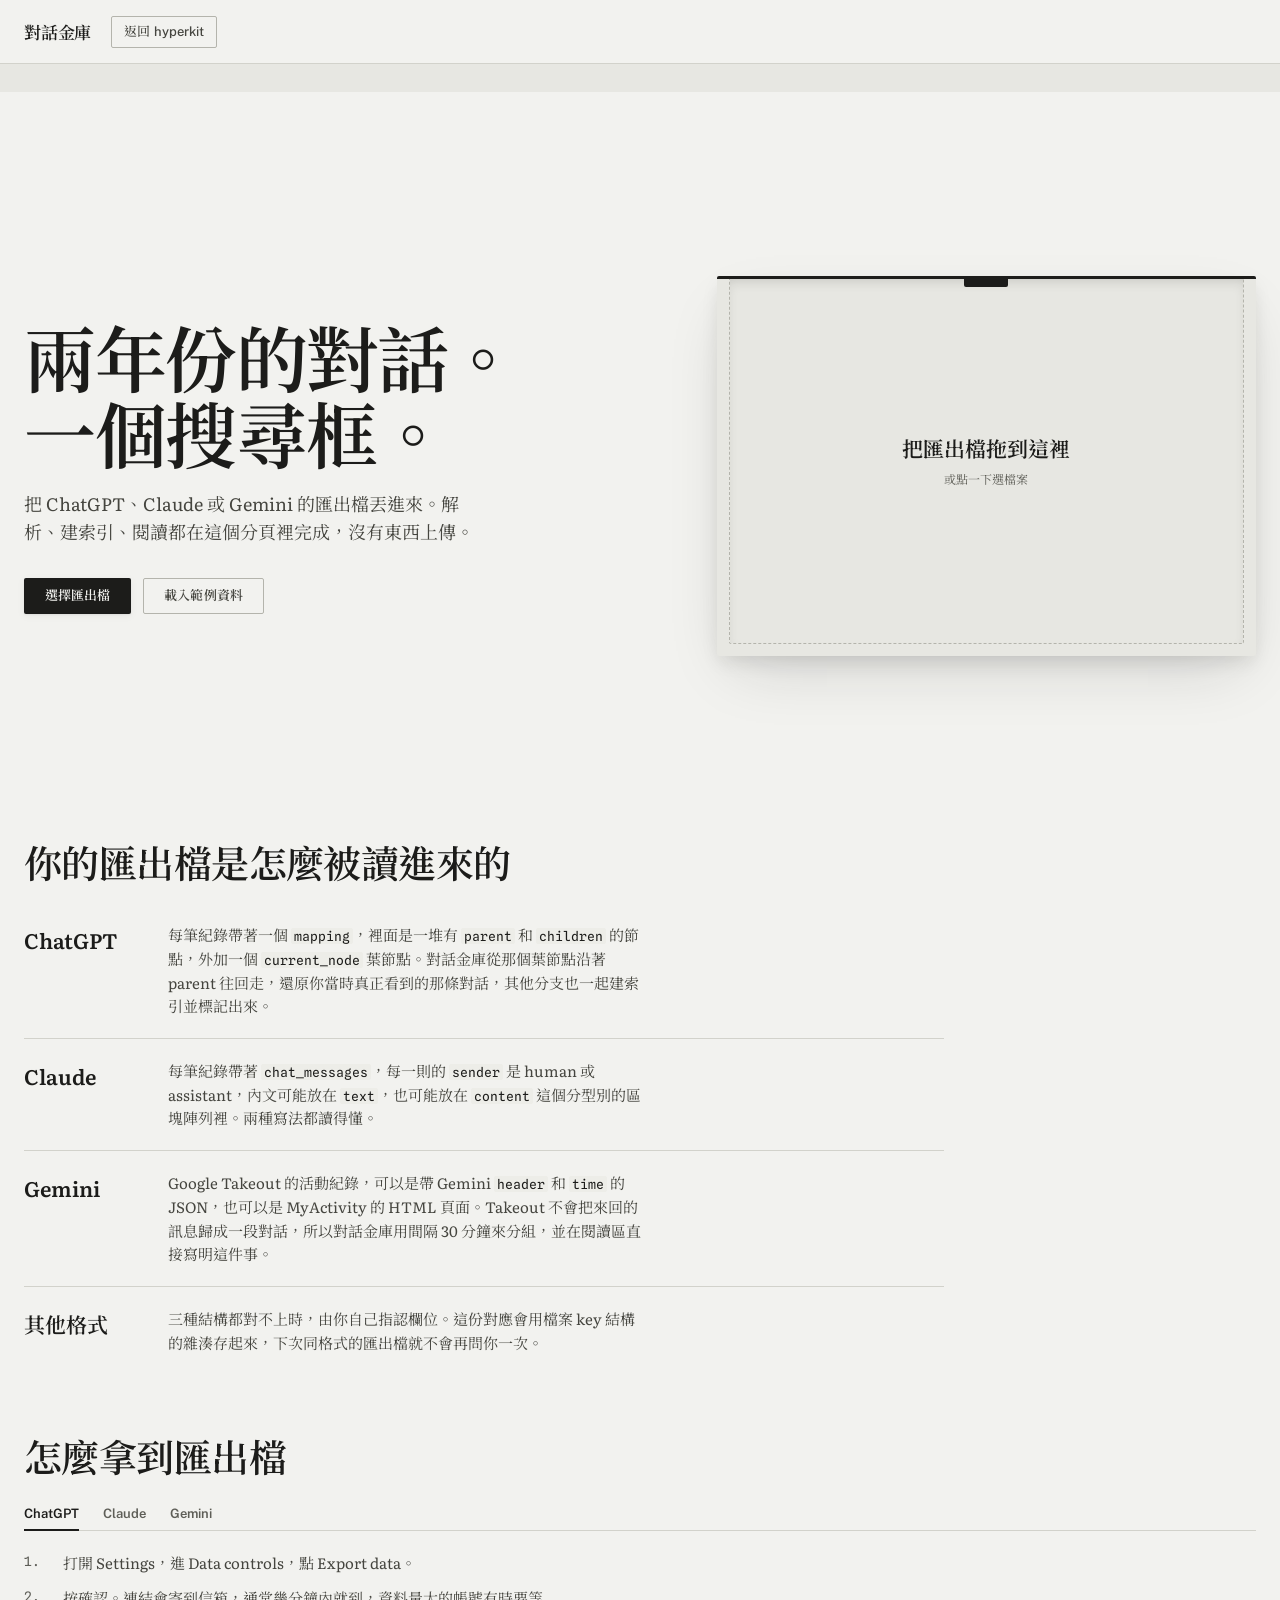
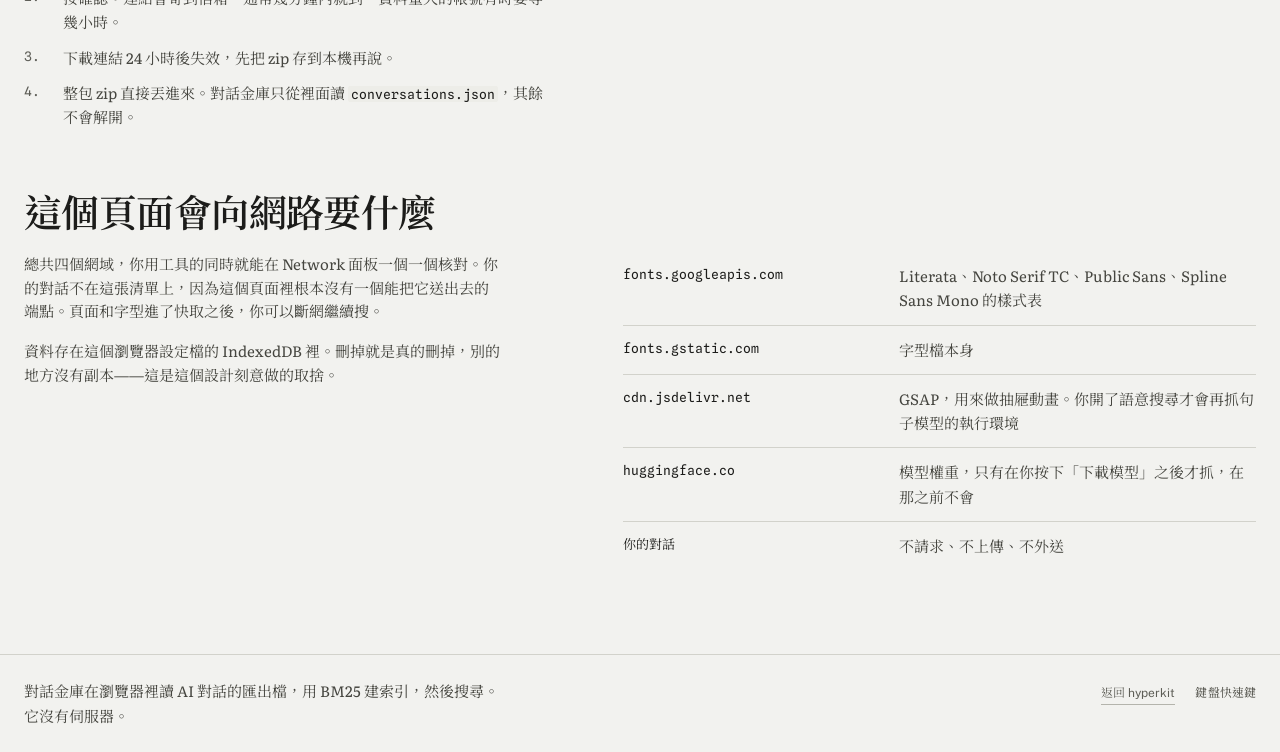
<file: chatvault/index.html>
<!doctype html>
<html lang="zh-Hant" data-vault="empty">
<head>
<meta charset="utf-8">
<meta name="viewport" content="width=device-width, initial-scale=1">
<title>對話金庫 - 在這個分頁裡搜尋你的 ChatGPT、Claude、Gemini 匯出檔</title>
<meta name="description" content="把 ChatGPT、Claude 或 Gemini 的匯出檔丟進頁面。對話金庫用 Web Worker 解析它，在瀏覽器裡建一份 BM25 索引，然後搜尋每一段對話。沒有東西上傳。">
<meta property="og:title" content="對話金庫 - 在這個分頁裡搜尋你的 AI 對話紀錄">
<meta property="og:description" content="匯出檔丟進來就好。解析、建 BM25 索引、閱讀全在瀏覽器裡完成，沒有伺服器，沒有東西上傳。">
<meta property="og:type" content="website">
<meta name="color-scheme" content="light">
<!-- Card-catalogue drawer: paper grey card, amber index tab, ink rules. -->
<link rel="icon" href="data:image/svg+xml,%3Csvg xmlns='http://www.w3.org/2000/svg' viewBox='0 0 32 32'%3E%3Crect width='32' height='32' fill='%23F2F2EF'/%3E%3Crect x='8' y='4' width='10' height='5' fill='%23C8901A'/%3E%3Crect x='4.5' y='8.5' width='23' height='19' fill='none' stroke='%231C1C1A' stroke-width='2.5'/%3E%3Cpath d='M9 15h14M9 20h9' stroke='%231C1C1A' stroke-width='2.5'/%3E%3C/svg%3E">
<link rel="preconnect" href="https://fonts.googleapis.com">
<link rel="preconnect" href="https://fonts.gstatic.com" crossorigin>
<link rel="stylesheet" href="https://fonts.googleapis.com/css2?family=Literata:ital,opsz,wght@0,7..72,400..700;1,7..72,400..600&family=Noto+Serif+TC:wght@400;600;700&family=Public+Sans:wght@500;600&family=Spline+Sans+Mono:wght@400;500&display=swap">
<link rel="stylesheet" href="./css/tokens.css">
<link rel="stylesheet" href="./css/style.css">
</head>
<body>
<!--
  DIRECTION CONTRACT - chatvault

  THESIS
  A card catalogue for the conversations you already had. The product's one job is to
  prove, in the first three seconds, that a 340 MB export can be opened, indexed, and
  searched without a single byte leaving this tab. Every design decision serves either
  legibility of long-form text or the credibility of that claim. The interface is a
  naming and finding system, not a viewer.

  OWN-WORLD
  The library card catalogue cabinet. Drawers, index cards, tabs that stand proud of the
  card edge, hairline rules, cross-references. Cool paper grey ground (#F2F2EF), deep ink
  text (#1C1C1A), amber index tabs (#C8901A) as the single accent. Literata carries both
  display and body because this is a long-reading product and the serif is functional
  here, not decorative. Public Sans carries UI labels; Spline Sans Mono carries code and
  measured quantities. Corner radius is locked at 2px because a cut card edge is not
  round. No dark mode: this world is paper under a desk lamp, and the brief pins it light.

  STORY
  Empty drawer, filling drawer, full catalogue. The visitor arrives at a physical drawer
  front and drops a file into it. Slivers of card fly in batch by batch, back to front,
  and the drawer visibly thickens. Amber tabs rise from the stack, each one a real term
  pulled from the inverted index being built. The drawer closes, its front plate drops
  away, and the three-column cabinet behind it is revealed. The same stack of card slivers
  then compresses into a 120px spine strip under the search field, where it stays for the
  rest of the session as the live readout of every query. The animation is not decoration
  around the search; it is the search result.

  FIRST VIEWPORT
  Left 54%: an H1 in two lines, one 17-word subline, one primary action, one secondary
  action. Nothing else. No eyebrow, no metric strip, no logo wall, no scroll cue.
  Right 46%: the drop zone rendered as a drawer front, 380px tall, with a 3px ink top
  edge, a solid pull, and an offset soft shadow. It is a real control, not an illustration.
  At 1280x800 the first row of the next section shows about 40px, which is the only
  invitation to scroll the page needs.

  FORM
  Three columns at desktop: drawer (244px, filters, worded labels), index (372px,
  virtualised cards), reading pane (fluid, 68ch measure). One hairline system at 1px.
  One radius at 2px. One accent, amber, used for index tabs, search hits, and the active
  selection only. Shadows always carry an offset and a soft blur; there are no zero-offset
  halos. Spacing is tight inside a group and generous between groups, with more space
  above a heading than below it. Icons are a single drawn SVG set at 1.5px stroke and
  appear in exactly four places. There are no icon-only buttons and no icon rail, because
  a catalogue is a system of names.

  FINISH
  unreviewed and undocumented is unfinished; this build ends with the finish review, the verdict, and DESIGN.md
-->

<svg class="sprite" aria-hidden="true" focusable="false" width="0" height="0">
  <defs>
    <g id="ic-src-chatgpt"><path d="M8 2.2 13 5v6L8 13.8 3 11V5Z"/><path d="M8 2.2V8l5 3"/><path d="M8 8 3 11"/></g>
    <g id="ic-src-claude"><path d="M4 12.6 8 3l4 9.6"/><path d="M5.6 9.2h4.8"/></g>
    <g id="ic-src-gemini"><path d="M8 2.4c.5 3 2.1 4.6 5.1 5.1-3 .5-4.6 2.1-5.1 5.1C7.5 9.6 5.9 8 2.9 7.5c3-.5 4.6-2.1 5.1-5.1Z"/></g>
    <g id="ic-src-custom"><path d="M3.2 3.2h9.6v9.6H3.2z"/><path d="M6.2 6.2h3.6v3.6H6.2z"/></g>
    <g id="ic-chev-left"><path d="M9.8 3.4 5.2 8l4.6 4.6"/></g>
    <g id="ic-chev-right"><path d="M6.2 3.4 10.8 8l-4.6 4.6"/></g>
    <g id="ic-copy"><path d="M5.6 5.6h7v7h-7z"/><path d="M10.4 3.4h-7v7"/></g>
    <g id="ic-close"><path d="M4 4l8 8"/><path d="M12 4l-8 8"/></g>
  </defs>
</svg>

<a class="skiplink" href="#dropzone" data-when="empty">跳到匯入</a>
<a class="skiplink" href="#q" data-when="loaded">跳到搜尋</a>

<header class="rail" id="rail">
  <a class="rail__mark" href="./index.html">對話金庫</a>

  <div class="rail__search" data-when="loaded">
    <div class="qfield">
      <label class="visually-hidden" for="q">搜尋所有對話</label>
      <input id="q" class="qfield__input" type="search" autocomplete="off" spellcheck="false"
             placeholder="搜尋所有對話" aria-describedby="q-hint">
      <span class="qfield__hint" id="q-hint">Esc 清空</span>
      <button type="button" id="syntax-toggle" class="linkbtn qfield__syntax" aria-expanded="false" aria-controls="syntax-panel">語法</button>
    </div>
    <p class="qfield__error" id="q-error" role="alert" hidden></p>
  </div>

  <nav class="rail__actions" aria-label="金庫">
    <span class="rail__badge" id="sample-badge" hidden>範例資料</span>
    <button type="button" class="btn btn--line btn--sm" id="filters-toggle" data-when="loaded" aria-expanded="false" aria-controls="filters">篩選</button>
    <button type="button" class="btn btn--line btn--sm" id="stats-btn" data-when="loaded" aria-pressed="false">統計</button>
    <button type="button" class="btn btn--line btn--sm" id="vault-toggle" data-when="loaded" aria-expanded="false" aria-controls="vault-panel">匯入</button>
    <a class="btn btn--line btn--sm" href="../index.html">返回 hyperkit</a>
  </nav>
</header>

<div class="statusline" id="statusline" data-filled="false" role="status">
  <p class="statusline__text"></p>
</div>

<section class="syntax" id="syntax-panel" data-when="loaded" hidden aria-label="查詢語法">
  <dl class="syntax__list">
    <div><dt>"整句"</dt><dd>這幾個字必須連在一起出現</dd></div>
    <div><dt>-字詞</dt><dd>排除含有這個詞的對話</dd></div>
    <div><dt>+字詞</dt><dd>這個詞一定要出現</dd></div>
    <div><dt>role:human</dt><dd>只找你說的話。對方的用 role:assistant</dd></div>
    <div><dt>source:chatgpt</dt><dd>也可以填 claude、gemini</dd></div>
    <div><dt>after:2025-03</dt><dd>before:2025-06-01</dd></div>
    <div><dt>has:code</dt><dd>只找有程式碼區塊的對話</dd></div>
  </dl>
</section>

<div class="controls" data-when="loaded">
  <div class="mode" id="mode-toggle" role="group" aria-label="搜尋模式">
    <span class="mode__indicator" aria-hidden="true"></span>
    <button type="button" class="mode__btn" data-mode="exact" aria-pressed="true" tabindex="0">精確</button>
    <button type="button" class="mode__btn" data-mode="expanded" aria-pressed="false" tabindex="-1">擴充</button>
    <button type="button" class="mode__btn" data-mode="meaning" aria-pressed="false" tabindex="-1" hidden disabled>語意</button>
  </div>
  <button type="button" class="linkbtn linkbtn--dotted" id="semantic-enable" aria-expanded="false" aria-controls="semantic-panel" hidden>開啟語意搜尋</button>
  <div class="chips" id="expansion-chips" hidden></div>
</div>

<div class="semantic" id="semantic-panel" data-when="loaded" hidden>
  <p class="semantic__body">這會從 huggingface.co 下載一個 23 MB 的句子模型，只下載一次。模型跑在這個分頁裡，你的對話不會被送到任何地方。</p>
  <p class="semantic__state" id="semantic-state"></p>
  <div class="semantic__actions">
    <button type="button" class="btn btn--solid btn--sm" id="semantic-go">下載模型</button>
    <button type="button" class="btn btn--line btn--sm" id="semantic-not-now">先不要</button>
  </div>
</div>

<section class="kbhelp" id="keyboard-help" hidden aria-label="鍵盤快速鍵">
  <dl class="kbhelp__list">
    <div><dt><kbd>/</kbd> <kbd>Ctrl</kbd>+<kbd>K</kbd></dt><dd>跳到搜尋框，並把裡面的字選起來</dd></div>
    <div><dt><kbd>Esc</kbd></dt><dd>先清空查詢，再一層一層關掉開著的面板</dd></div>
    <div><dt><kbd>↑</kbd> <kbd>↓</kbd></dt><dd>在索引裡上下移動，打字時也能用</dd></div>
    <div><dt><kbd>Enter</kbd></dt><dd>打開選到的對話。<kbd>Shift</kbd>+<kbd>Enter</kbd> 會把焦點留在索引</dd></div>
    <div><dt><kbd>j</kbd> <kbd>k</kbd></dt><dd>閱讀區的下一則、上一則訊息</dd></div>
    <div><dt><kbd>[</kbd> <kbd>]</kbd></dt><dd>在第一個分歧點切換上一條、下一條分支</dd></div>
    <div><dt><kbd>n</kbd> <kbd>Shift</kbd>+<kbd>n</kbd></dt><dd>下一個、上一個命中的字</dd></div>
    <div><dt><kbd>Ctrl</kbd>+<kbd>Enter</kbd></dt><dd>連你沒有留下的分支訊息一起搜</dd></div>
    <div><dt><kbd>g</kbd> 再按 <kbd>s</kbd></dt><dd>看統計。<kbd>g</kbd> 再按 <kbd>i</kbd> 回到索引</dd></div>
    <div><dt><kbd>?</kbd></dt><dd>開關這張表</dd></div>
  </dl>
</section>

<div class="notice-host" id="page-notice" hidden></div>

<!-- ==================================================================== -->
<!-- EMPTY STATE                                                          -->
<!-- ==================================================================== -->
<main class="entry" data-when="empty">
  <section class="hero">
    <div class="hero__text">
      <h1 class="hero__title">兩年份的對話。<br>一個搜尋框。</h1>
      <p class="hero__sub">把 ChatGPT、Claude 或 Gemini 的匯出檔丟進來。解析、建索引、閱讀都在這個分頁裡完成，沒有東西上傳。</p>
      <div class="hero__actions">
        <button type="button" class="btn btn--solid" id="choose-file">選擇匯出檔</button>
        <button type="button" class="btn btn--line" id="load-sample">載入範例資料</button>
      </div>
    </div>

    <div class="hero__drawer">
      <div class="dropzone" id="dropzone" role="button" tabindex="0" data-state="idle"
           aria-label="選擇匯出檔。也可以把檔案拖進這裡。">
        <div class="dropzone__plate" aria-hidden="true"><span class="dropzone__pull"></span></div>
        <div class="dropzone__cavity">
          <canvas class="drawer-canvas" id="drawer-canvas" role="img" aria-label="檔案讀取的過程中，每讀到一段對話，抽屜裡就多一張卡片。"></canvas>
          <div class="tabstrip" id="tabstrip" aria-hidden="true"></div>
          <div class="dropzone__copy">
            <p class="dropzone__label">把匯出檔拖到這裡</p>
            <p class="dropzone__sub">或點一下選檔案</p>
          </div>
          <div class="dropzone__progress" id="dropzone-progress" role="progressbar" aria-valuemin="0" aria-valuemax="100" aria-valuenow="0" hidden>
            <span class="dropzone__bar"></span>
          </div>
        </div>
      </div>
      <!-- The drop zone above is the labelled control. This input is the file
           picker it opens, so it stays out of the tab order rather than
           appearing as a second, unlabelled button. -->
      <input class="visually-hidden" id="file-input" type="file" tabindex="-1" aria-hidden="true"
             accept=".json,.zip,.html,application/json,application/zip,text/html">
      <div class="notice-host" id="dropzone-notice" hidden></div>
      <div class="wizard-host" id="wizard" hidden></div>
    </div>
  </section>

  <section class="formats">
    <h2 class="section__title">你的匯出檔是怎麼被讀進來的</h2>
    <ol class="formats__list">
      <li class="formats__row">
        <span class="formats__name">ChatGPT</span>
        <p class="formats__what">每筆紀錄帶著一個 <code>mapping</code>，裡面是一堆有 <code>parent</code> 和 <code>children</code> 的節點，外加一個 <code>current_node</code> 葉節點。對話金庫從那個葉節點沿著 parent 往回走，還原你當時真正看到的那條對話，其他分支也一起建索引並標記出來。</p>
      </li>
      <li class="formats__row">
        <span class="formats__name">Claude</span>
        <p class="formats__what">每筆紀錄帶著 <code>chat_messages</code>，每一則的 <code>sender</code> 是 human 或 assistant，內文可能放在 <code>text</code>，也可能放在 <code>content</code> 這個分型別的區塊陣列裡。兩種寫法都讀得懂。</p>
      </li>
      <li class="formats__row">
        <span class="formats__name">Gemini</span>
        <p class="formats__what">Google Takeout 的活動紀錄，可以是帶 Gemini <code>header</code> 和 <code>time</code> 的 JSON，也可以是 MyActivity 的 HTML 頁面。Takeout 不會把來回的訊息歸成一段對話，所以對話金庫用間隔 30 分鐘來分組，並在閱讀區直接寫明這件事。</p>
      </li>
      <li class="formats__row">
        <span class="formats__name">其他格式</span>
        <p class="formats__what">三種結構都對不上時，由你自己指認欄位。這份對應會用檔案 key 結構的雜湊存起來，下次同格式的匯出檔就不會再問你一次。</p>
      </li>
    </ol>
  </section>

  <section class="guides">
    <h2 class="section__title">怎麼拿到匯出檔</h2>
    <div class="guides__tabs" id="guide-tabs" role="tablist" aria-label="各服務的匯出步驟">
      <button type="button" role="tab" id="guide-tab-chatgpt" aria-selected="true" aria-controls="guide-chatgpt" tabindex="0">ChatGPT</button>
      <button type="button" role="tab" id="guide-tab-claude" aria-selected="false" aria-controls="guide-claude" tabindex="-1">Claude</button>
      <button type="button" role="tab" id="guide-tab-gemini" aria-selected="false" aria-controls="guide-gemini" tabindex="-1">Gemini</button>
    </div>
    <div class="guides__panel" id="guide-chatgpt" role="tabpanel" aria-labelledby="guide-tab-chatgpt">
      <ol class="guides__steps">
        <li><span>打開 Settings，進 Data controls，點 Export data。</span></li>
        <li><span>按確認。連結會寄到信箱，通常幾分鐘內就到，資料量大的帳號有時要等幾小時。</span></li>
        <li><span>下載連結 24 小時後失效，先把 zip 存到本機再說。</span></li>
        <li><span>整包 zip 直接丟進來。對話金庫只從裡面讀 <code>conversations.json</code>，其餘不會解開。</span></li>
      </ol>
    </div>
    <div class="guides__panel" id="guide-claude" role="tabpanel" aria-labelledby="guide-tab-claude" hidden>
      <ol class="guides__steps">
        <li><span>打開 Settings，進 Privacy，點 Export data。</span></li>
        <li><span>按確認。連結會寄到信箱，通常幾分鐘內就到。</span></li>
        <li><span>zip 裡除了 <code>conversations.json</code>，還有一些帳號檔案，那些會被略過。</span></li>
        <li><span>把 zip 丟進來。如果你的瀏覽器沒辦法在頁面裡解壓縮，就自己解開，改丟 <code>conversations.json</code>。</span></li>
      </ol>
    </div>
    <div class="guides__panel" id="guide-gemini" role="tabpanel" aria-labelledby="guide-tab-gemini" hidden>
      <ol class="guides__steps">
        <li><span>到 Google Takeout，先把全部項目取消勾選。</span></li>
        <li><span>只勾 My Activity，用格式按鈕改成 JSON，再把範圍縮到 Gemini Apps。</span></li>
        <li><span>送出匯出。Takeout 比另外兩家慢，看帳號大小，可能幾分鐘也可能一整天。</span></li>
        <li><span>整包壓縮檔丟進來，或單獨丟 <code>MyActivity.json</code>、<code>MyActivity.html</code> 也行。</span></li>
      </ol>
    </div>
  </section>

  <section class="privacy">
    <h2 class="section__title">這個頁面會向網路要什麼</h2>
    <div class="privacy__grid">
      <div class="privacy__prose">
        <p>總共四個網域，你用工具的同時就能在 Network 面板一個一個核對。你的對話不在這張清單上，因為這個頁面裡根本沒有一個能把它送出去的端點。頁面和字型進了快取之後，你可以斷網繼續搜。</p>
        <p>資料存在這個瀏覽器設定檔的 IndexedDB 裡。刪掉就是真的刪掉，別的地方沒有副本——這是這個設計刻意做的取捨。</p>
      </div>
      <dl class="privacy__manifest">
        <div><dt>fonts.googleapis.com</dt><dd>Literata、Noto Serif TC、Public Sans、Spline Sans Mono 的樣式表</dd></div>
        <div><dt>fonts.gstatic.com</dt><dd>字型檔本身</dd></div>
        <div><dt>cdn.jsdelivr.net</dt><dd>GSAP，用來做抽屜動畫。你開了語意搜尋才會再抓句子模型的執行環境</dd></div>
        <div><dt>huggingface.co</dt><dd>模型權重，只有在你按下「下載模型」之後才抓，在那之前不會</dd></div>
        <div><dt>你的對話</dt><dd>不請求、不上傳、不外送</dd></div>
      </dl>
    </div>
  </section>
</main>

<!-- ==================================================================== -->
<!-- LOADED STATE                                                         -->
<!-- ==================================================================== -->
<div class="spine" id="spine" data-when="loaded">
  <canvas class="spine__canvas" id="spine-canvas" tabindex="0" role="img"
          aria-label="一段對話一張卡片，最舊的在左邊。用左右方向鍵移動，Enter 打開。"></canvas>
  <p class="spine__label" id="spine-label" aria-live="off"></p>
</div>

<main class="workspace" id="workspace" data-when="loaded" data-view="index" data-pane="both">
  <aside class="filters" id="filters" data-open="false" aria-label="篩選">
    <div class="filtergroup">
      <h2 class="filters__head">來源</h2>
      <div class="chips" id="source-chips"></div>
    </div>

    <div class="filtergroup">
      <h2 class="filters__head">誰說的</h2>
      <div class="radios">
        <label><input type="radio" name="role" value="any" checked><span>都可以</span></label>
        <label><input type="radio" name="role" value="human"><span>你問的</span></label>
        <label><input type="radio" name="role" value="assistant"><span>AI 答的</span></label>
      </div>
    </div>

    <div class="filtergroup">
      <h2 class="filters__head">日期</h2>
      <div class="daterange">
        <label class="daterange__field"><span>從</span><input type="month" id="date-from" class="field"></label>
        <label class="daterange__field"><span>到</span><input type="month" id="date-to" class="field"></label>
      </div>
      <p class="daterange__error" id="date-error" hidden>
        起始月份比結束月份還晚。
        <button type="button" class="linkbtn" id="date-swap">對調</button>
      </p>
      <div class="daterange__quick">
        <button type="button" class="linkbtn" data-range="30">近 30 天</button>
        <button type="button" class="linkbtn" data-range="year">今年</button>
        <button type="button" class="linkbtn" data-range="all">全部</button>
      </div>
    </div>

    <div class="filtergroup">
      <h2 class="filters__head">內容</h2>
      <label class="checkline"><input type="checkbox" id="has-code"><span>只看有程式碼的對話</span></label>
    </div>

    <button type="button" class="filters__clear" id="clear-filters" hidden>清掉所有篩選（0）</button>
  </aside>

  <section class="index" id="index" aria-label="對話索引">
    <header class="index__bar">
      <p class="index__count" aria-hidden="true">0 段對話</p>
    </header>
    <div class="index__skeleton" hidden></div>
    <div class="index__scroll">
      <div class="index__spacer"></div>
      <div class="index__track" role="listbox" tabindex="0" aria-label="對話列表"></div>
      <div class="index__empty" hidden></div>
    </div>
  </section>

  <section class="reader" id="reader" data-empty="true" aria-label="對話內容">
    <header class="reader__header">
      <button type="button" class="btn btn--line btn--sm reader__back" id="back-to-index">回索引</button>
      <h2 class="reader__title">還沒選對話</h2>
      <p class="reader__meta"></p>
      <div class="reader__tools">
        <div class="matchbar" hidden>
          <span class="matchbar__count">0 處命中</span>
          <button type="button" class="matchbar__prev" aria-label="上一處命中"><svg width="10" height="10" viewBox="0 0 16 16" aria-hidden="true" class="ic"><use href="#ic-chev-left"></use></svg></button>
          <button type="button" class="matchbar__next" aria-label="下一處命中"><svg width="10" height="10" viewBox="0 0 16 16" aria-hidden="true" class="ic"><use href="#ic-chev-right"></use></svg></button>
        </div>
        <div class="export">
          <button type="button" class="btn btn--line btn--sm" id="export-btn" aria-expanded="false" aria-controls="export-popover">匯出</button>
          <div class="popover" id="export-popover" hidden>
            <button type="button" data-export="one-markdown">這段對話存成 Markdown</button>
            <button type="button" data-export="one-json">這段對話存成 JSON</button>
            <hr>
            <button type="button" data-export="all-markdown">全部結果存成 Markdown（.zip）</button>
            <button type="button" data-export="all-json">全部結果存成 JSON</button>
          </div>
        </div>
      </div>
    </header>
    <div class="notice-host reader__notice" hidden></div>
    <p class="reader__empty">從左邊挑一段對話，或直接在搜尋框打字。每一條分支上的每一則訊息都已經建好索引了。</p>
    <div class="reader__paging" hidden></div>
    <div class="reader__scroll">
      <div class="reader__spacer"></div>
      <div class="reader__track"></div>
    </div>
  </section>

  <section class="stats" id="stats-view" aria-label="統計"></section>
</main>

<div class="vault" id="vault-panel" data-when="loaded" hidden aria-label="金庫">
  <div class="vault__inner">
    <h2 class="vault__title">你的金庫</h2>
    <ul class="vault__sources" id="vault-sources"></ul>
    <p class="vault__usage" id="vault-usage"></p>
    <div class="vault__row">
      <button type="button" class="btn btn--line btn--sm" id="persist-btn">空間不足時保留這份資料</button>
      <p class="vault__state" id="persist-state"></p>
    </div>
    <div class="vault__row">
      <button type="button" class="btn btn--solid btn--sm" id="import-more">再匯入一個檔案</button>
    </div>
    <div class="vault__danger">
      <h3 class="vault__danger-title">清空整個金庫</h3>
      <p class="vault__danger-body">這個動作沒辦法復原。你原本的匯出檔不會被動到。</p>
      <label class="vault__confirm">
        <span>輸入 <code>delete</code> 以確認</span>
        <input type="text" id="delete-confirm" class="field" autocomplete="off" spellcheck="false">
      </label>
      <button type="button" class="btn btn--alert btn--sm" id="delete-btn" disabled>清空整個金庫</button>
    </div>
    <button type="button" class="btn btn--line btn--sm vault__close" id="vault-close">關閉</button>
  </div>
</div>

<p class="visually-hidden" id="live" aria-live="polite" aria-atomic="true"></p>

<footer class="foot">
  <p class="foot__what">對話金庫在瀏覽器裡讀 AI 對話的匯出檔，用 BM25 建索引，然後搜尋。它沒有伺服器。</p>
  <nav class="foot__links" aria-label="其他連結">
    <a href="../index.html">返回 hyperkit</a>
    <button type="button" class="linkbtn" id="kb-toggle" aria-expanded="false" aria-controls="keyboard-help">鍵盤快速鍵</button>
  </nav>
</footer>

<script src="https://cdn.jsdelivr.net/npm/gsap@3.13.0/dist/gsap.min.js" defer></script>
<script type="module" src="./js/main.js"></script>
</body>
</html>
</file>
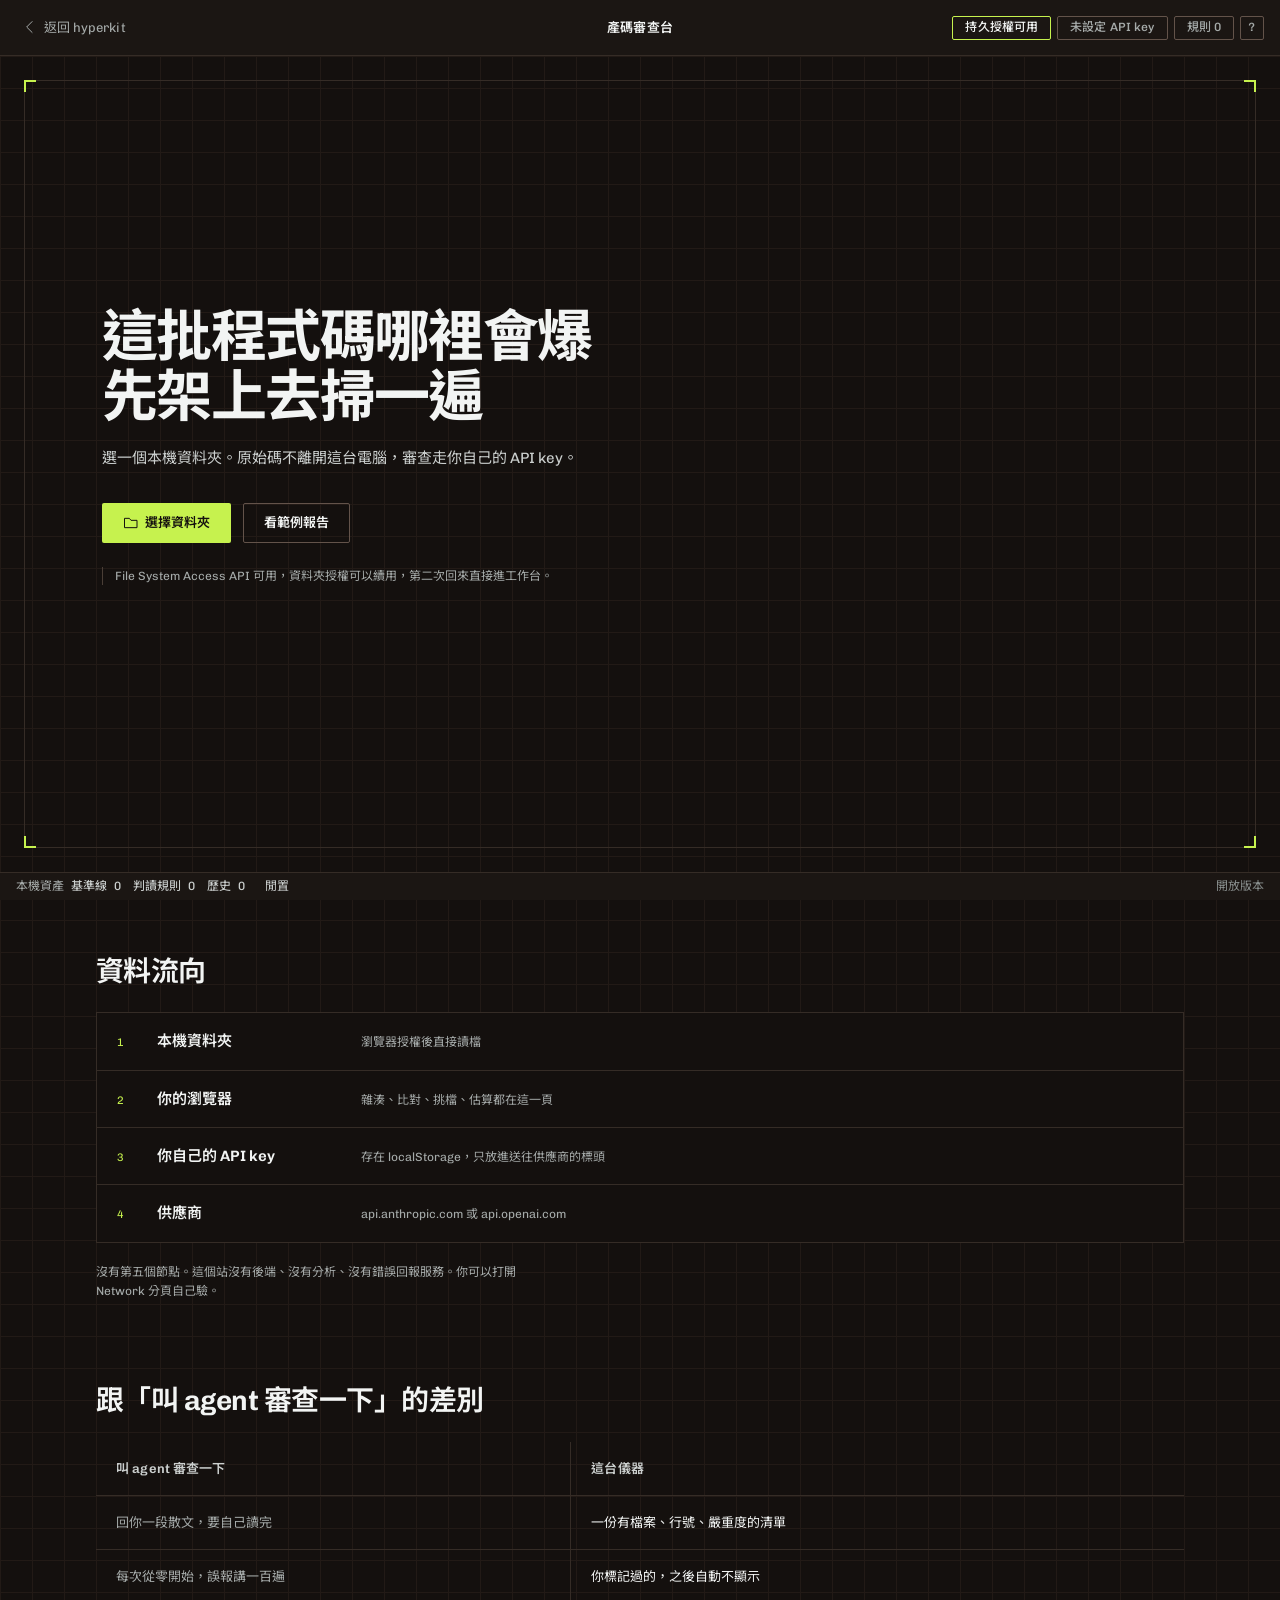
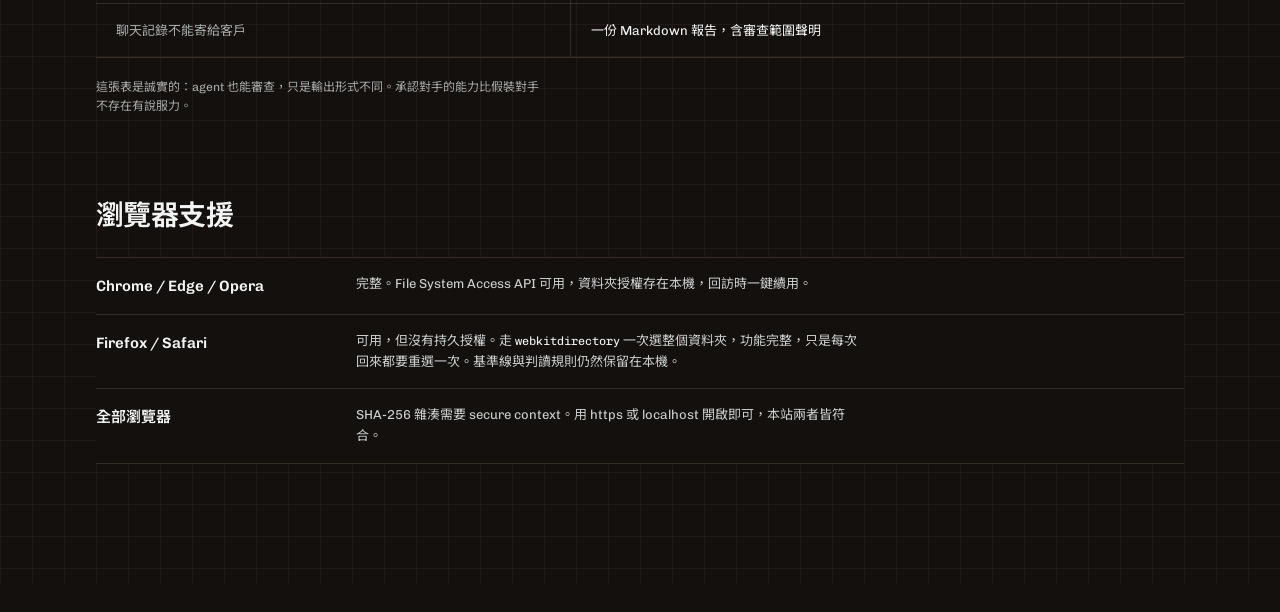
<file: diff-warden/index.html>
<!doctype html>
<html lang="zh-Hant" data-stage="bed" data-demo="false">
<head>
<meta charset="utf-8">
<meta name="viewport" content="width=device-width, initial-scale=1">
<title>產碼審查台 - 把 agent 寫的那批程式碼架上去掃一遍</title>
<meta name="description" content="選一個本機資料夾，用你自己的 API key 審查 agent 剛寫進去的那批程式碼。輸出是一份有檔案、行號、嚴重度的缺陷清單，不是一段聊天回覆。原始碼不上傳給任何第三方。">
<meta name="color-scheme" content="dark">
<meta property="og:title" content="產碼審查台 - 產碼缺陷檢測台">
<meta property="og:description" content="本機資料夾 → 你的瀏覽器 → 你自己的 API key → 供應商。沒有第四個節點。誤報標一次就永遠不再出現。">
<meta property="og:type" content="website">
<link rel="icon" href="data:image/svg+xml,%3Csvg xmlns='http://www.w3.org/2000/svg' viewBox='0 0 32 32'%3E%3Crect width='32' height='32' fill='%2314100E'/%3E%3Cpath d='M4 4h6M4 4v6M28 4h-6M28 4v6M4 28h6M4 28v-6M28 28h-6M28 28v-6' stroke='%23C6F24E' stroke-width='2.5' fill='none'/%3E%3Ccircle cx='16' cy='16' r='5' fill='none' stroke='%23C6F24E' stroke-width='2.5'/%3E%3Cpath d='M16 8v3M16 21v3M8 16h3M21 16h3' stroke='%23C6F24E' stroke-width='2'/%3E%3C/svg%3E">
<link rel="preconnect" href="https://fonts.googleapis.com">
<link rel="preconnect" href="https://fonts.gstatic.com" crossorigin>
<link rel="stylesheet" href="https://fonts.googleapis.com/css2?family=Chivo:ital,wght@0,300..900;1,400&family=Chivo+Mono:wght@400..600&family=Noto+Sans+TC:wght@100..900&display=swap">
<link rel="stylesheet" href="./css/tokens.css">
<link rel="stylesheet" href="./css/style.css">
</head>
<body>
<!--
  DIRECTION CONTRACT - diff-warden / 產碼審查台

  THESIS
  這個介面主張一件事：agent 寫出來的三千行程式碼，是一個可以被架上檢測台、掃過一遍、
  然後在座標上標出裂紋的物件，不是一段需要跟人討論的話。
  每一個表面決定都在服務這個主張。缺陷是列不是段落，因為這份東西要能被第三個人讀。
  探傷帶存在是為了把「哪個檔案的哪一行」變成一個座標而不是一句描述。
  判讀規則庫佔掉整條右軌，因為使用者累積下來的判斷是這台儀器唯一比 agent 強的地方。
  畫面上任何無法回推到「這是一份可以交出去的檢測報告」的元素都被移除。

  OWN-WORLD
  材料探傷檢測。參考物是超音波探傷儀的讀數窗、應力測試機的曲線紙、
  非破壞檢測報告上的缺陷標註、X 光片上被圈起來的裂紋。
  機殼是深棕黑，因為那是暗房與儀器外殼的顏色，不是「深色模式」。
  螢光讀數是酸黃綠，那是儀器在暗處唯一發亮的東西，所以它是唯一的 accent，
  而且它從不當背景大面積出現，只當線、標記、與一個填色按鈕。
  文字是冷白，刻意與暖底衝突，因為讀數是外加上去的資訊，不屬於機殼。
  等寬字在這裡是合法的：檔案路徑與行號是位址與量測值，不是科技感戲服。
  明確不是：聊天泡泡、對話介面、機器人吉祥物、任何 AI 產品的紫藍光暈。

  STORY
  頁面開場是一張空的檢測台：一張量測網格、四個角標圈出試件範圍、一句話、兩顆按鈕、
  以及一行誠實的硬體能力讀數。它是空的，因為儀器在裝上東西之前本來就是空的。
  使用者選了資料夾，網格不重繪，角標飛到工作台四角，兩條軌從左右進來。
  同一台儀器，現在裝上了東西。接下來的九十秒畫面是一台正在工作的機器：
  掃描游標依真實批次進度前進，每解析出一條缺陷就在座標上敲一個圈記、
  垂一條引線、讓缺陷列在引線末端落定。跨檔案的缺陷會先拉一條弧線把兩個檔案接起來，
  那兩百毫秒是整個介面最重要的一段。掃完，游標消失，圈記留在原位，
  右軌的歷史刻度尺長出今天這一根，而它比上一根矮。房間安靜下來，
  畫面剩下一份可以按下匯出的報告。

  FIRST VIEWPORT
  滿版高度，不捲動。masthead 56px，左邊返回 hyperkit，中間站名，
  右邊三顆真實狀態晶片（瀏覽器支援、金鑰、本機資產）。
  底下是檢測台：#14100E 上的 32px 量測網格，內縮 24px 一條 1px 細線，
  四個 12px 酸黃綠角標同時是試件範圍的邊界。
  內容靠左，垂直位置在中線上方 4vh，只有四個文字元素：
  標題「這批程式碼哪裡會爆，先架上去掃一遍」（兩行，最大 56px，不帶句末句號）、
  一行 30 字的說明、一顆酸黃綠填色主按鈕與一顆 hairline 次按鈕、
  以及一行真實的能力讀數「File System Access API 可用，授權可續用」。
  沒有 eyebrow、沒有捲動提示、沒有統計數字、沒有 logo 牆、沒有版本標籤。

  FORM
  一個 accent，鎖定：酸黃綠 #C6F24E。沒有第二個色相，連錯誤警示都沒有。
  警示靠表面明度反轉、1px 外框與一個畫出來的三角圖示，
  因為一台只有一個螢光色的儀器不會為了報錯突然長出紅燈。
  嚴重度是同一色相的四階明度，並且永遠搭配圈記幾何與文字標籤這兩個冗餘通道，
  所以在灰階、在色盲、在一張列印出來的報告上都讀得出來。
  其餘是五階暖棕黑表面（#0B0908 到 #2B211B）與五階冷白文字階。
  深度來自有偏移、有柔和模糊、色相取自機殼的黑色陰影；零彩色光暈。
  圓角只有兩個值：2px 給所有控制項與面板，0 給 canvas 與程式碼讀數窗（那是切出來的窗口）。
  字型 Chivo 講介面的話，Chivo Mono 講機器量到的數，中文接 Noto Sans TC，分工是強制的不是美感的。
  間距 4px 基底，群組內緊、群組間鬆，標題上方永遠比下方多。
  動效從已經可見的狀態出發、指數型 ease-out；唯一的線性是掃描游標，
  因為掃描是等速量測，給它緩動會把儀器變成裝飾。

  FINISH
  unreviewed and undocumented is unfinished; this build ends with the finish review, the verdict, and DESIGN.md
-->

<svg class="sprite" aria-hidden="true" focusable="false" width="0" height="0"><defs>
  <symbol id="i-folder" viewBox="0 0 24 24"><path d="M3 5h6.5l2.5 3H21v11H3z"/></symbol>
  <symbol id="i-caliper" viewBox="0 0 24 24"><path d="M4 4h4v16H4zM16 4h4v16h-4zM8 12h8M12 4v4"/></symbol>
  <symbol id="i-datum" viewBox="0 0 24 24"><path d="M2 18h20M6 18v-5M11 18V6M16 18v-8M21 18v-3"/></symbol>
  <symbol id="i-strike" viewBox="0 0 24 24"><circle cx="12" cy="12" r="6"/><path d="M12 2v3M12 19v3M2 12h3M19 12h3"/></symbol>
  <symbol id="i-crosshair" viewBox="0 0 24 24"><circle cx="12" cy="12" r="3"/><path d="M12 3v5M12 16v5M3 12h5M16 12h5"/></symbol>
  <symbol id="i-dismiss" viewBox="0 0 24 24"><path d="M4 5h16v14H4zM8 12h8"/></symbol>
  <symbol id="i-restore" viewBox="0 0 24 24"><path d="M4 11a8 8 0 1 1 1.6 6.4M3 5v6h6"/></symbol>
  <symbol id="i-download" viewBox="0 0 24 24"><path d="M12 3v12M7 11l5 5 5-5M4 20h16"/></symbol>
  <symbol id="i-copy" viewBox="0 0 24 24"><path d="M9 9h11v11H9zM4 15V4h11"/></symbol>
  <symbol id="i-chevron" viewBox="0 0 24 24"><path d="M9 4l8 8-8 8"/></symbol>
  <symbol id="i-leader" viewBox="0 0 24 24"><path d="M5 4v11h11M12 11l4 4-4 4"/></symbol>
  <symbol id="i-warn" viewBox="0 0 24 24"><path d="M12 3l10 18H2zM12 10v5M12 17.6v.8"/></symbol>
  <symbol id="i-check" viewBox="0 0 24 24"><path d="M4 12l5 5L20 6"/></symbol>
  <symbol id="i-key" viewBox="0 0 24 24"><circle cx="8" cy="8" r="4.5"/><path d="M11.3 11.3L21 21M18 18l2-2M15 15l2-2"/></symbol>
  <symbol id="i-eye" viewBox="0 0 24 24"><path d="M2 12s4-6 10-6 10 6 10 6-4 6-10 6-10-6-10-6z"/><circle cx="12" cy="12" r="2.5"/></symbol>
  <symbol id="i-trash" viewBox="0 0 24 24"><path d="M4 7h16M9.5 7V4h5v3M6.5 7l1 13h9l1-13"/></symbol>
  <symbol id="i-plus" viewBox="0 0 24 24"><path d="M12 5v14M5 12h14"/></symbol>
  <symbol id="i-x" viewBox="0 0 24 24"><path d="M6 6l12 12M18 6L6 18"/></symbol>
</defs></svg>

<a class="skip" href="#defect-list">跳到缺陷清單</a>

<header class="masthead">
  <a class="mast-back" href="../index.html"><svg class="ic ic-flip" aria-hidden="true"><use href="#i-chevron"/></svg>返回 hyperkit</a>
  <span class="mast-title">產碼審查台</span>
  <div class="mast-chips">
    <button type="button" class="chip" id="chip-support" aria-expanded="false">偵測中</button>
    <button type="button" class="chip" id="chip-key">未設定 API key</button>
    <button type="button" class="chip" id="chip-assets">規則 0</button>
    <button type="button" class="chip chip-sq" id="chip-help" aria-label="快捷鍵表">?</button>
  </div>
</header>

<!-- ============================ BED ============================ -->
<main class="bed" id="stage-bed">
  <section class="bed-frame" aria-labelledby="bed-title">
    <span class="corner c-tl" aria-hidden="true"></span>
    <span class="corner c-tr" aria-hidden="true"></span>
    <span class="corner c-bl" aria-hidden="true"></span>
    <span class="corner c-br" aria-hidden="true"></span>
    <div class="bed-copy">
      <h1 id="bed-title">這批程式碼哪裡會爆<br>先架上去掃一遍</h1>
      <p class="bed-sub">選一個本機資料夾。原始碼不離開這台電腦，審查走你自己的 API key。</p>
      <div class="bed-actions">
        <button type="button" class="btn btn-primary" id="bed-pick">
          <svg class="ic" aria-hidden="true"><use href="#i-folder"/></svg>選擇資料夾
        </button>
        <button type="button" class="btn btn-ghost" id="bed-sample">看範例報告</button>
      </div>
      <p class="bed-cap" id="bed-cap">正在偵測這個瀏覽器的檔案存取能力</p>
    </div>
  </section>

  <div class="bed-scroll">
    <section class="page-sec" aria-labelledby="flow-h">
      <h2 id="flow-h">資料流向</h2>
      <ol class="flow">
        <li class="flow-node"><span class="flow-k">1</span><span class="flow-t">本機資料夾</span><span class="flow-d">瀏覽器授權後直接讀檔</span></li>
        <li class="flow-node"><span class="flow-k">2</span><span class="flow-t">你的瀏覽器</span><span class="flow-d">雜湊、比對、挑檔、估算都在這一頁</span></li>
        <li class="flow-node"><span class="flow-k">3</span><span class="flow-t">你自己的 API key</span><span class="flow-d">存在 localStorage，只放進送往供應商的標頭</span></li>
        <li class="flow-node"><span class="flow-k">4</span><span class="flow-t">供應商</span><span class="flow-d">api.anthropic.com 或 api.openai.com</span></li>
      </ol>
      <p class="page-note">沒有第五個節點。這個站沒有後端、沒有分析、沒有錯誤回報服務。你可以打開 Network 分頁自己驗。</p>
    </section>

    <section class="page-sec" aria-labelledby="cmp-h">
      <h2 id="cmp-h">跟「叫 agent 審查一下」的差別</h2>
      <table class="cmp">
        <thead><tr><th scope="col">叫 agent 審查一下</th><th scope="col">這台儀器</th></tr></thead>
        <tbody>
          <tr><td>回你一段散文，要自己讀完</td><td>一份有檔案、行號、嚴重度的清單</td></tr>
          <tr><td>每次從零開始，誤報講一百遍</td><td>你標記過的，之後自動不顯示</td></tr>
          <tr><td>聊天記錄不能寄給客戶</td><td>一份 Markdown 報告，含審查範圍聲明</td></tr>
        </tbody>
      </table>
      <p class="page-note">這張表是誠實的：agent 也能審查，只是輸出形式不同。承認對手的能力比假裝對手不存在有說服力。</p>
    </section>

    <section class="page-sec" aria-labelledby="sup-h">
      <h2 id="sup-h">瀏覽器支援</h2>
      <ul class="sup-list">
        <li><span class="sup-b">Chrome / Edge / Opera</span><span class="sup-d">完整。File System Access API 可用，資料夾授權存在本機，回訪時一鍵續用。</span></li>
        <li><span class="sup-b">Firefox / Safari</span><span class="sup-d">可用，但沒有持久授權。走 <code>webkitdirectory</code> 一次選整個資料夾，功能完整，只是每次回來都要重選一次。基準線與判讀規則仍然保留在本機。</span></li>
        <li><span class="sup-b">全部瀏覽器</span><span class="sup-d">SHA-256 雜湊需要 secure context。用 https 或 localhost 開啟即可，本站兩者皆符合。</span></li>
      </ul>
    </section>
  </div>
</main>

<!-- ============================ DECK ============================ -->
<div class="deck" id="stage-deck">
  <nav class="deck-tabs" role="tablist" aria-label="工作台分頁">
    <button type="button" role="tab" class="dtab" data-pane="rail-left" aria-selected="true">試件</button>
    <button type="button" role="tab" class="dtab" data-pane="stage-main" aria-selected="false">缺陷</button>
    <button type="button" role="tab" class="dtab" data-pane="rail-right" aria-selected="false">資產</button>
  </nav>

  <!-- LEFT RAIL -->
  <section class="rail rail-l" id="rail-left" aria-label="試件與掃描設定">
    <div class="panel" id="panel-specimen">
      <h2 class="ptitle">試件</h2>
      <div class="pbody" id="specimen-body">
        <p class="specimen-name mono" id="specimen-name">未架設試件</p>
        <p class="specimen-meta" id="specimen-meta">選一個本機資料夾，或載入範例</p>
        <div class="row-btns">
          <button type="button" class="btn btn-sm btn-primary" id="deck-pick">
            <svg class="ic" aria-hidden="true"><use href="#i-folder"/></svg>選擇資料夾
          </button>
        </div>
      </div>
    </div>

    <div class="panel" id="panel-baseline">
      <h2 class="ptitle">基準線</h2>
      <div class="pbody">
        <p class="readline"><svg class="ic" aria-hidden="true"><use href="#i-datum"/></svg><span id="baseline-when">尚未標記</span></p>
        <div class="row-btns">
          <button type="button" class="btn btn-sm btn-ghost" id="btn-baseline">標記基準線</button>
          <button type="button" class="btn btn-sm btn-ghost" id="btn-diff" aria-disabled="true">掃描變動</button>
        </div>
        <p class="note" id="baseline-note">尚未標記基準線，掃描變動不能按</p>
      </div>
    </div>

    <div class="panel" id="panel-excludes">
      <h2 class="ptitle">排除規則</h2>
      <div class="pbody">
        <div class="chips" id="exclude-chips"></div>
        <p class="note" id="exclude-note">改動後檔案計數會立刻重算</p>
      </div>
    </div>

    <div class="panel" id="panel-scan">
      <h2 class="ptitle">掃描設定</h2>
      <div class="pbody" id="scan-body">
        <div class="field">
          <span class="label" id="lbl-provider">供應商</span>
          <div class="seg" role="radiogroup" aria-labelledby="lbl-provider" id="seg-provider">
            <button type="button" role="radio" class="seg-b" data-provider="anthropic" aria-checked="true">Anthropic</button>
            <button type="button" role="radio" class="seg-b" data-provider="openai" aria-checked="false">OpenAI</button>
          </div>
        </div>

        <div class="field">
          <label class="label" for="in-key">API key</label>
          <div class="key-wrap">
            <input type="password" id="in-key" class="input mono" autocomplete="off" spellcheck="false">
            <button type="button" class="icon-btn" id="btn-eye" aria-label="顯示 API key"><svg class="ic" aria-hidden="true"><use href="#i-eye"/></svg></button>
          </div>
          <p class="note" id="key-note">存在這台電腦的 localStorage，只會送到 api.anthropic.com</p>
          <div class="row-btns"><button type="button" class="btn btn-sm btn-ghost" id="btn-testkey">測試連線</button></div>
        </div>

        <div class="field">
          <label class="label" for="in-model">模型</label>
          <select class="input" id="in-model"></select>
          <p class="note" id="price-note"></p>
        </div>

        <div class="field">
          <label class="label" for="in-budget">單次審查預算上限</label>
          <div class="scale" id="budget-scale">
            <input type="range" id="in-budget" min="20000" max="200000" step="5000" value="60000" aria-describedby="budget-read">
            <div class="scale-axis" aria-hidden="true">
              <span class="scale-cursor" id="budget-cursor"></span>
            </div>
            <div class="scale-ticks" aria-hidden="true">
              <span style="left:0%">20k</span><span style="left:22.2%">60k</span><span style="left:55.6%">120k</span><span style="left:100%">200k</span>
            </div>
          </div>
        </div>

        <div class="well readout" id="budget-read" aria-live="off">
          <div class="ro-row"><span class="ro-n mono" id="ro-tokens">0</span><span class="ro-l">估算 token（輸入＋輸出）</span></div>
          <div class="ro-row"><span class="ro-n mono" id="ro-cost">$0.00</span><span class="ro-l">估算花費</span></div>
          <div class="ro-row"><span class="ro-n mono" id="ro-batch">0</span><span class="ro-l">批次 / 送出檔案數 <span id="ro-files" class="mono">0</span></span></div>
        </div>
        <details class="disclose">
          <summary>估算方式</summary>
          <div class="disclose-body">
            <p class="mono sm">輸入 ≈ 檔案 UTF-8 位元組 / 3.6 + 系統提示 1150 + 關聯圖(檔數 × 24)</p>
            <p class="mono sm">輸出 ≈ 檔案數 × 420，上限 8000</p>
            <p class="note" id="price-src"></p>
          </div>
        </details>

        <details class="disclose" id="filepick">
          <summary>檔案挑選 <span class="mono sm" id="filepick-sum"></span></summary>
          <div class="disclose-body">
            <table class="ftable" id="ftable">
              <thead><tr>
                <th scope="col" class="c-chk"><span class="vh">送出</span></th>
                <th scope="col">檔案</th><th scope="col" class="c-num">變動</th>
                <th scope="col">為什麼被選</th><th scope="col" class="c-num">token</th>
              </tr></thead>
              <tbody id="ftbody"></tbody>
            </table>
            <p class="note" id="ftable-foot"></p>
          </div>
        </details>

        <div class="go">
          <button type="button" class="btn btn-primary btn-wide" id="btn-review" aria-disabled="true">開始審查</button>
          <p class="note" id="review-note">尚未選擇資料夾</p>
          <button type="button" class="linkish" id="btn-payload">檢視送出內容</button>
        </div>
      </div>
    </div>
  </section>

  <!-- MAIN -->
  <section class="stage" id="stage-main" aria-label="探傷帶與缺陷清單">
    <div class="demo-band" id="demo-band" hidden>
      <span>這是範例報告。專案 <b class="mono">nabe-orders</b> 是虛構的。</span>
      <span class="demo-acts">
        <button type="button" class="btn btn-xs btn-ghost" id="demo-pick">選擇你自己的資料夾</button>
        <button type="button" class="btn btn-xs btn-ghost" id="demo-exit">離開範例</button>
      </span>
    </div>

    <div class="prep well" id="prep-panel" hidden></div>

    <div class="strip-wrap">
      <canvas id="strip" class="strip" role="img" aria-label="探傷帶：尚未掃描" tabindex="0"></canvas>
      <div class="strip-empty" id="strip-empty">尚未掃描</div>
    </div>

    <div class="list-bar">
      <h2 class="list-h">缺陷 <span class="mono" id="defect-count">0</span></h2>
      <div class="list-tools">
        <label class="vh" for="in-filter">篩選缺陷</label>
        <input type="search" class="input input-sm" id="in-filter" placeholder="篩選檔案或關鍵字">
        <button type="button" class="btn btn-sm btn-ghost" id="btn-cross" aria-pressed="false">只看跨檔案</button>
        <label class="vh" for="in-sort">排序</label>
        <select class="input input-sm" id="in-sort">
          <option value="default">跨檔案優先</option>
          <option value="severity">依嚴重度</option>
          <option value="file">依檔案路徑</option>
        </select>
        <button type="button" class="btn btn-sm btn-ghost" id="btn-export" aria-disabled="true">
          <svg class="ic" aria-hidden="true"><use href="#i-download"/></svg>匯出 Markdown
        </button>
      </div>
    </div>

    <div class="suppressed" id="suppressed" hidden>
      <button type="button" class="sup-toggle" id="sup-toggle" aria-expanded="false">
        <svg class="ic ic-chev" aria-hidden="true"><use href="#i-chevron"/></svg>
        已依你的 <span class="mono acc" id="sup-rules">0</span> 條判讀規則自動略過 <span class="mono acc" id="sup-count">0</span> 條
      </button>
      <ul class="sup-body" id="sup-body" hidden></ul>
    </div>

    <div id="main-fault" role="alert" hidden></div>

    <ol class="defects" id="defect-list" tabindex="-1"></ol>
    <div class="empty" id="defect-empty">
      <p class="empty-h">還沒有掃描結果</p>
      <p class="empty-b">左邊架上一個資料夾、標記基準線、按「開始審查」。<br>沒有 API key 的話，先按上方的「看範例報告」。</p>
    </div>
  </section>

  <!-- RIGHT RAIL -->
  <aside class="rail rail-r" id="rail-right" aria-label="本機資產">
    <div class="panel">
      <h2 class="ptitle">判讀規則 <span class="mono acc" id="rules-count">0</span></h2>
      <div class="pbody">
        <div id="rules-list"></div>
        <div class="rules-empty" id="rules-empty">
          <p>這裡會累積你的判讀。</p>
          <p>第一次審查後，對任何一條缺陷按「這類我不管」，同一類的東西之後就不會再出現。</p>
          <p class="mono acc" id="rules-nth">現在是第 1 次。</p>
        </div>
        <div class="row-btns">
          <button type="button" class="btn btn-xs btn-ghost" id="btn-rules-export">匯出 JSON</button>
          <button type="button" class="btn btn-xs btn-ghost" id="btn-rules-import">匯入 JSON</button>
          <input type="file" id="rules-file" accept="application/json,.json" hidden>
        </div>
        <p class="note" id="rules-note"></p>
      </div>
    </div>

    <div class="panel">
      <h2 class="ptitle">審查歷史</h2>
      <div class="pbody">
        <div class="hist" id="hist"></div>
        <p class="note" id="hist-note">第一次審查後，這裡會開始記錄</p>
      </div>
    </div>

    <div class="panel">
      <h2 class="ptitle">試件記錄</h2>
      <div class="pbody">
        <dl class="kv" id="specimen-record"></dl>
      </div>
    </div>

    <div id="storage-fault" role="alert" hidden></div>
  </aside>
</div>

<footer class="statusbar">
  <span class="sb-assets">本機資產<span class="mono" id="sb-assets"> 基準線 0　判讀規則 0　歷史 0</span></span>
  <span class="sb-live" id="sb-live" aria-live="polite">閒置</span>
  <span class="sb-lic">開放版本</span>
</footer>

<!-- export drawer -->
<div class="drawer" id="export-drawer" hidden aria-labelledby="export-h">
  <div class="drawer-head">
    <h2 id="export-h">匯出預覽</h2>
    <button type="button" class="icon-btn" id="export-close" aria-label="關閉匯出預覽"><svg class="ic" aria-hidden="true"><use href="#i-x"/></svg></button>
  </div>
  <pre class="drawer-body mono" id="export-body"></pre>
  <div class="drawer-foot">
    <button type="button" class="btn btn-sm btn-primary" id="export-dl"><svg class="ic" aria-hidden="true"><use href="#i-download"/></svg>下載 .md</button>
    <button type="button" class="btn btn-sm btn-ghost" id="export-copy"><svg class="ic" aria-hidden="true"><use href="#i-copy"/></svg>複製全文</button>
  </div>
</div>

<!-- payload drawer -->
<div class="drawer" id="payload-drawer" hidden aria-labelledby="payload-h">
  <div class="drawer-head">
    <h2 id="payload-h">送出內容</h2>
    <button type="button" class="icon-btn" id="payload-close" aria-label="關閉送出內容"><svg class="ic" aria-hidden="true"><use href="#i-x"/></svg></button>
  </div>
  <pre class="drawer-body mono" id="payload-body"></pre>
  <div class="drawer-foot">
    <button type="button" class="btn btn-sm btn-ghost" id="payload-copy"><svg class="ic" aria-hidden="true"><use href="#i-copy"/></svg>複製全文</button>
  </div>
</div>

<!-- keyboard sheet: the only modal -->
<div class="scrim" id="sheet-scrim" hidden>
  <div class="sheet" role="dialog" aria-modal="true" aria-labelledby="sheet-h" id="sheet">
    <div class="drawer-head">
      <h2 id="sheet-h">快捷鍵</h2>
      <button type="button" class="icon-btn" id="sheet-close" aria-label="關閉快捷鍵表"><svg class="ic" aria-hidden="true"><use href="#i-x"/></svg></button>
    </div>
    <div class="sheet-body">
      <dl class="keys">
        <dt><kbd>o</kbd></dt><dd>選擇資料夾</dd>
        <dt><kbd>b</kbd></dt><dd>標記基準線</dd>
        <dt><kbd>d</kbd></dt><dd>掃描變動</dd>
        <dt><kbd>r</kbd></dt><dd>開始審查</dd>
        <dt><kbd>/</kbd></dt><dd>focus 篩選欄</dd>
        <dt><kbd>f</kbd></dt><dd>切換「只看跨檔案」</dd>
        <dt><kbd>s</kbd></dt><dd>展開／收合略過條</dd>
        <dt><kbd>m</kbd></dt><dd>開啟匯出預覽</dd>
        <dt><kbd>?</kbd></dt><dd>這張表</dd>
        <dt><kbd>Esc</kbd></dt><dd>由內而外關閉一層</dd>
      </dl>
      <p class="note">在缺陷清單內：<kbd>↑</kbd><kbd>↓</kbd> 移動、<kbd>Enter</kbd> 展開節錄、<kbd>x</kbd> 這類我不管、<kbd>c</kbd> 複製。</p>
    </div>
  </div>
</div>

<!-- GSAP 是普通 script，會在下面的 module 之前執行完，所以 motion.js 讀得到 window.gsap。
     只引 core：這一頁不捲動，沒有任何捲動觸發的動效，ScrollTrigger 沒有存在的理由。 -->
<script src="https://cdn.jsdelivr.net/npm/gsap@3.13.0/dist/gsap.min.js"></script>
<script type="module" src="./js/main.js"></script>
<script type="module" src="./js/motion.js"></script>
</body>
</html>
</file>
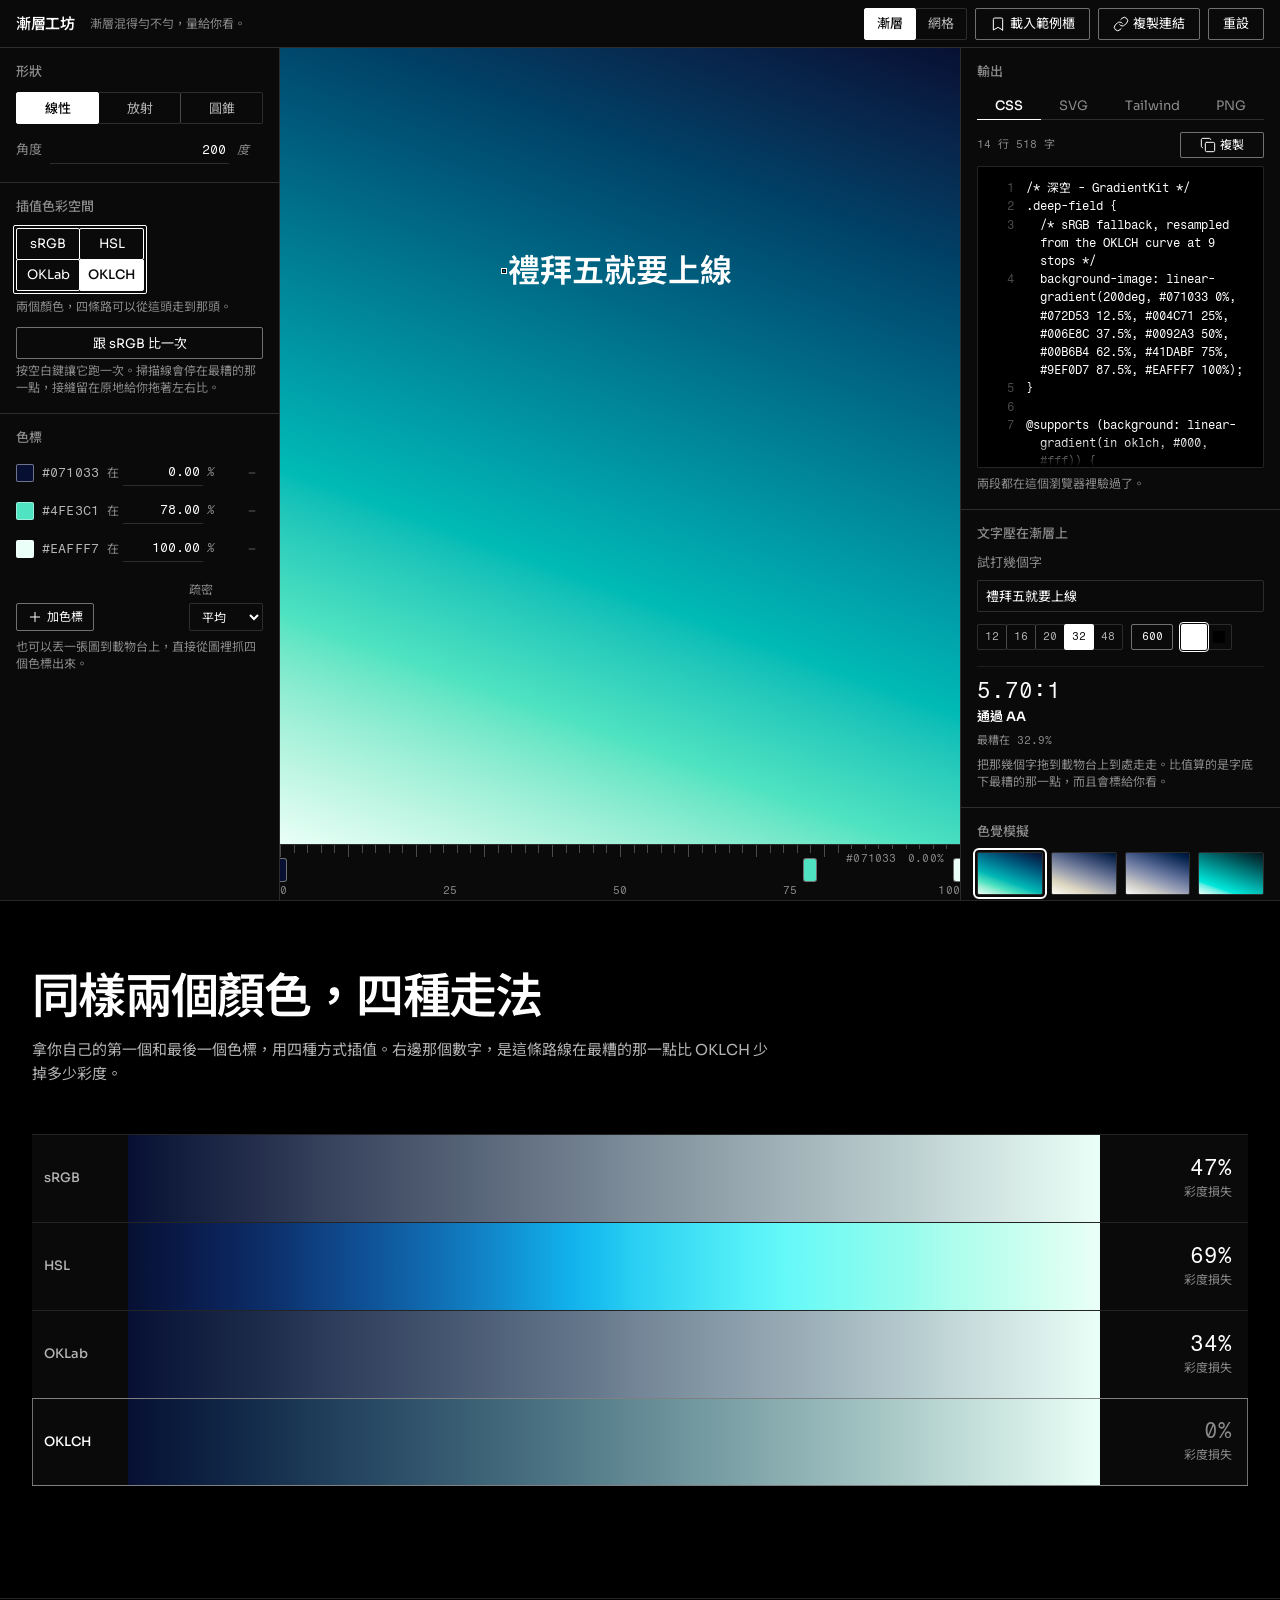
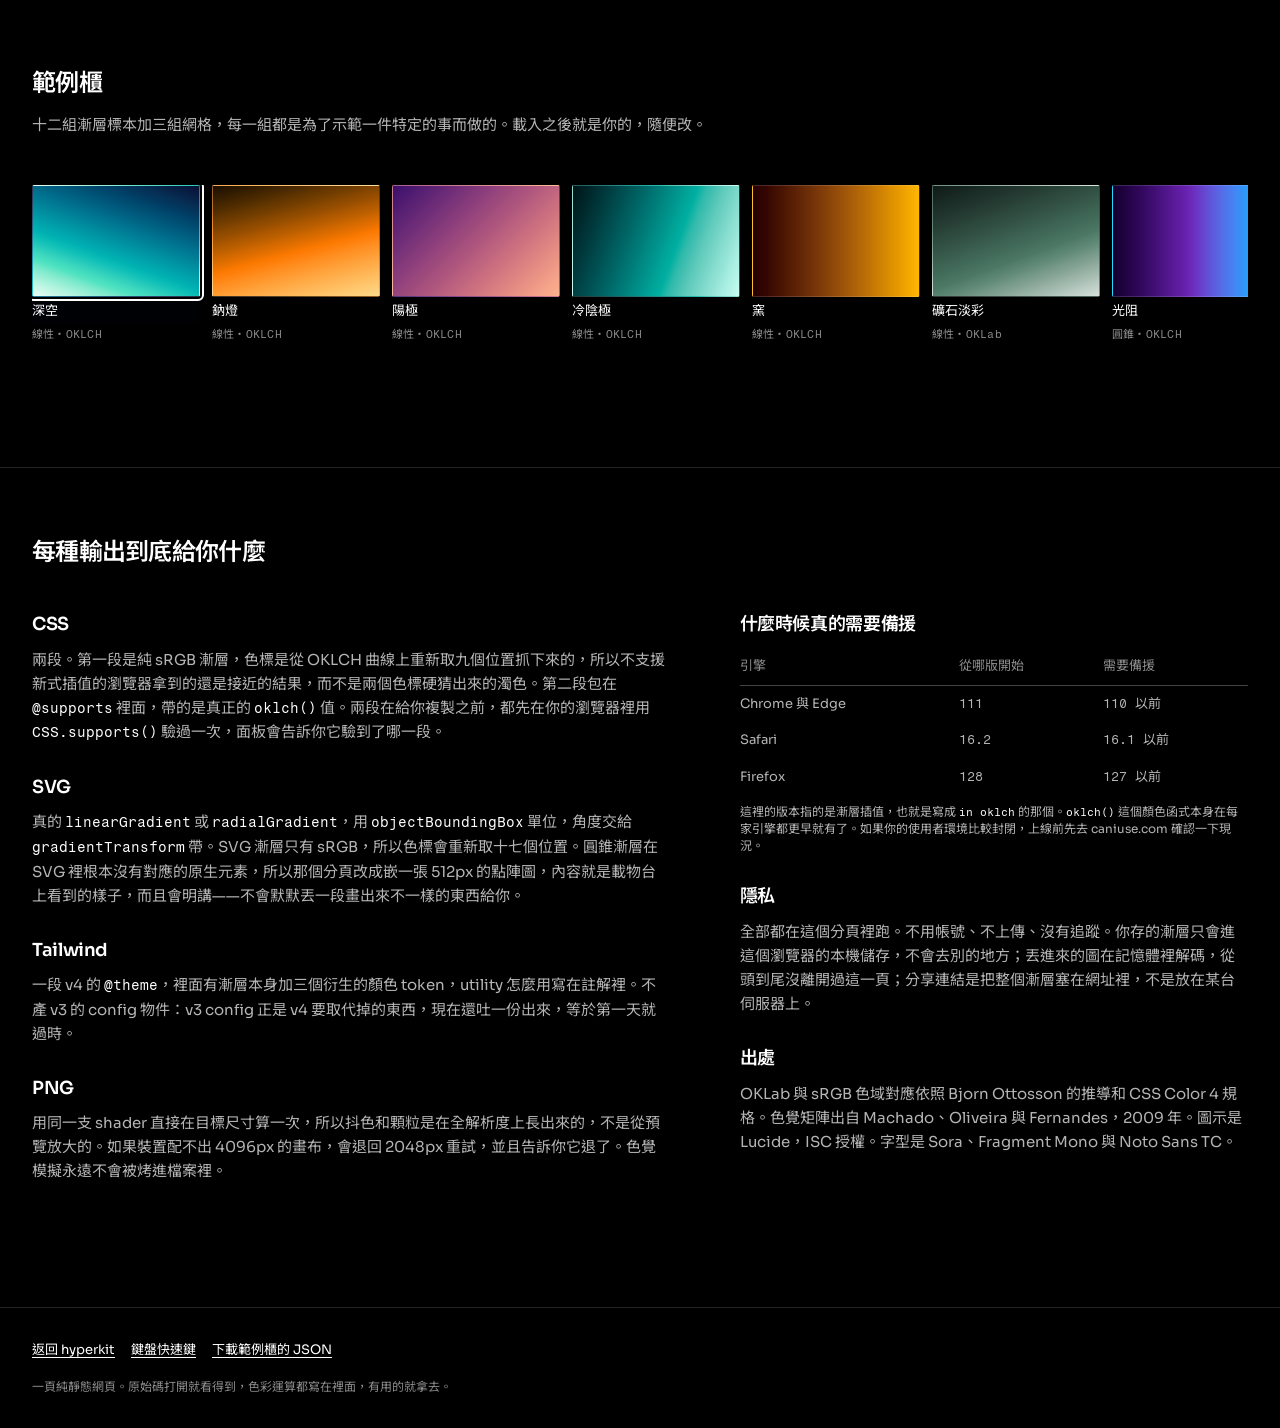
<file: gradientkit/index.html>
<!DOCTYPE html>
<html lang="zh-Hant-TW">
<head>
<meta charset="utf-8">
<meta name="viewport" content="width=device-width, initial-scale=1, viewport-fit=cover">
<title>漸層工坊 - 漸層混得勻不勻，量給你看</title>
<meta name="description" content="一個在 OKLCH 而不是 sRGB 裡插值的漸層編輯器。它會指出灰帶最嚴重的那一點在哪，並給你可以直接上線的 CSS，連 sRGB 備援一起。">
<meta property="og:title" content="漸層工坊 - 漸層混得勻不勻，量給你看">
<meta property="og:description" content="一個在 OKLCH 而不是 sRGB 裡插值的漸層編輯器。它會指出灰帶最嚴重的那一點在哪，並給你可以直接上線的 CSS，連 sRGB 備援一起。">
<meta property="og:type" content="website">
<meta name="color-scheme" content="dark">
<meta name="theme-color" content="#000000">

<!-- Instrument mark: a black plate, a white hairline rule and a five-step grey
     wedge. The interface has no hue of its own, so neither does the icon. -->
<link rel="icon" href="data:image/svg+xml,%3Csvg xmlns='http://www.w3.org/2000/svg' viewBox='0 0 32 32'%3E%3Crect width='32' height='32' fill='%23000'/%3E%3Crect x='6' y='6' width='4' height='20' fill='%23FFF'/%3E%3Crect x='10' y='6' width='4' height='20' fill='%23BFBFBF'/%3E%3Crect x='14' y='6' width='4' height='20' fill='%23808080'/%3E%3Crect x='18' y='6' width='4' height='20' fill='%23404040'/%3E%3Crect x='22' y='6' width='4' height='20' fill='%23161616'/%3E%3Crect x='6' y='6' width='20' height='1' fill='%23FFF'/%3E%3C/svg%3E">

<link rel="preconnect" href="https://fonts.googleapis.com">
<link rel="preconnect" href="https://fonts.gstatic.com" crossorigin>
<link rel="stylesheet" href="https://fonts.googleapis.com/css2?family=Fragment+Mono:ital@0;1&family=Noto+Sans+TC:wght@400;500&family=Sora:wght@400;500;600&display=swap">

<link rel="stylesheet" href="./css/tokens.css">
<link rel="stylesheet" href="./css/style.css">
</head>
<body>
<!--
  DIRECTION CONTRACT - GradientKit
  Assigned world: VISUAL-WORLDS.md #5 (pinned). concept-seed not run, per the
  pinned-brief rule.

  THESIS
  A color tool with a brand color is a broken instrument. GradientKit removes
  every hue from its own interface so that the only color on screen belongs to
  the user, and then proves, in three seconds, that the way every other tool
  blends color is measurably wrong.

  OWN-WORLD
  A spectrophotometer bench in a dark measurement room. Pure black ground,
  white hairlines, engraved rules with numbered ticks, a specimen mounted under
  a lamp. Nothing is styled; everything is calibrated. The chrome is the
  instrument body, machined and unpainted. The gradient is the specimen.
  Reference points: a Minolta CS-2000 readout, an optical rail with vernier
  scales, a densitometer step wedge, a Kodak Q-13 grey card. Explicitly not:
  cyberpunk neon, glassmorphism, dark-mode SaaS dashboards, or a black page
  with a purple glow.

  STORY
  The user arrives irritated by a specific problem: the middle of their
  gradient looks like dishwater. The first viewport is not a pitch, it is the
  instrument already running with a specimen mounted. One keypress sends a scan
  line across the specimen. Behind the line the color is corrected; ahead of
  it, it is not. The line stops at the exact worst point, brackets it, prints
  the real number, and moves on. In the right rail, the code they need updates
  itself. They copy it and leave. The next time the problem happens, they know
  where to go.

  FIRST VIEWPORT
  48px bar with the wordmark and one sentence of proposition. Below it, edge to
  edge, the instrument: a 280px left rail of composition controls, the specimen
  stage, a 320px right rail of measurement and output. Under the stage, a 56px
  engraved rule carrying the color stops. Zero scroll required to use the
  product. Zero marketing copy above the tool. The brightest thing on the page
  is a 1px white hairline around the interpolation-space control, because that
  is the first action.

  FORM
  Type: Sora for display and UI, Fragment Mono for every number, color value,
  and code line. Color: pure black ground, one raised black, white and two grey
  steps, and hairlines expressed as white alphas. Zero hue in the chrome, no
  exceptions, including for success, error, and focus. Radius: 0 or 2px,
  nothing else. Depth: hairlines and negative space only; exactly one element
  in the product (a stop handle mid-drag) is allowed a shadow, and that shadow
  has offset and blur. Motion: 90 to 260ms for everything functional,
  cubic-bezier(0.16, 1, 0.3, 1) as the default ease out from an already-visible
  state, and exactly one authored moment over one second.

  FINISH
  unreviewed and undocumented is unfinished; this build ends with the finish
  review, the verdict, and DESIGN.md
-->

<a class="gk-skip" href="#rail-left">跳到漸層控制</a>

<header class="gk-bar">
  <h1 class="gk-wordmark"><a href="../index.html">漸層工坊</a></h1>
  <p class="gk-proposition">漸層混得勻不勻，量給你看。</p>

  <div class="gk-bar-actions">
    <div class="gk-seg" role="radiogroup" aria-label="編輯模式" id="mode-group">
      <button type="button" role="radio" class="gk-seg-cell" data-value="gradient" aria-checked="true" tabindex="0">漸層</button>
      <button type="button" role="radio" class="gk-seg-cell" data-value="mesh" aria-checked="false" tabindex="-1">網格</button>
    </div>
    <button type="button" class="gk-btn" id="btn-reference">
      <span class="gk-btn-icon"></span><span class="gk-btn-label">載入範例櫃</span>
    </button>
    <button type="button" class="gk-btn" id="btn-copylink">
      <span class="gk-btn-icon"></span><span class="gk-btn-label">複製連結</span>
    </button>
    <button type="button" class="gk-btn gk-btn--arm" id="btn-reset">
      <span class="gk-btn-label">重設</span>
    </button>
  </div>
</header>

<main class="gk-work" id="work" data-mtab="stops">

  <nav class="gk-mtabs" aria-label="面板分組">
    <button type="button" class="gk-mtab" data-mgroup="stops" aria-current="true">色標</button>
    <button type="button" class="gk-mtab" data-mgroup="space">空間</button>
    <button type="button" class="gk-mtab" data-mgroup="output">輸出</button>
    <button type="button" class="gk-mtab" data-mgroup="measure">量測</button>
  </nav>

  <!-- ==================== LEFT RAIL: composition ==================== -->
  <aside class="gk-rail gk-rail--left" id="rail-left" aria-label="漸層組成控制">

    <section class="gk-panel" data-mgroup="stops">
      <h2 class="gk-panel-title">形狀</h2>
      <div class="gk-seg gk-seg--full" role="radiogroup" aria-label="漸層種類" id="type-group">
        <button type="button" role="radio" class="gk-seg-cell" data-value="linear" aria-checked="true" tabindex="0">線性</button>
        <button type="button" role="radio" class="gk-seg-cell" data-value="radial" aria-checked="false" tabindex="-1">放射</button>
        <button type="button" role="radio" class="gk-seg-cell" data-value="conic" aria-checked="false" tabindex="-1">圓錐</button>
      </div>

      <div class="gk-num" id="field-angle">
        <label class="gk-num-label" for="in-angle">角度</label>
        <input class="gk-num-input" id="in-angle" type="text" inputmode="decimal" value="200"
               autocomplete="off" spellcheck="false" aria-describedby="msg-angle">
        <span class="gk-num-unit">度</span>
        <p class="gk-num-msg" id="msg-angle" role="status"></p>
      </div>

      <div class="gk-radial-fields" id="radial-fields" hidden>
        <div class="gk-num" id="field-cx">
          <label class="gk-num-label" for="in-cx">中心 x</label>
          <input class="gk-num-input" id="in-cx" type="text" inputmode="decimal" value="50" autocomplete="off" spellcheck="false">
          <span class="gk-num-unit">%</span>
          <p class="gk-num-msg" role="status"></p>
        </div>
        <div class="gk-num" id="field-cy">
          <label class="gk-num-label" for="in-cy">中心 y</label>
          <input class="gk-num-input" id="in-cy" type="text" inputmode="decimal" value="50" autocomplete="off" spellcheck="false">
          <span class="gk-num-unit">%</span>
          <p class="gk-num-msg" role="status"></p>
        </div>
        <div class="gk-num" id="field-radius">
          <label class="gk-num-label" for="in-radius">半徑</label>
          <input class="gk-num-input" id="in-radius" type="text" inputmode="decimal" value="75" autocomplete="off" spellcheck="false">
          <span class="gk-num-unit">%</span>
          <p class="gk-num-msg" role="status"></p>
        </div>
      </div>
    </section>

    <section class="gk-panel gk-panel--primary" data-mgroup="space">
      <h2 class="gk-panel-title">插值色彩空間</h2>
      <div class="gk-spaces" role="radiogroup" aria-label="插值色彩空間" id="space-group">
        <button type="button" role="radio" class="gk-space-cell" data-value="srgb" aria-checked="false" tabindex="-1">sRGB</button>
        <button type="button" role="radio" class="gk-space-cell" data-value="hsl" aria-checked="false" tabindex="-1">HSL</button>
        <button type="button" role="radio" class="gk-space-cell" data-value="oklab" aria-checked="false" tabindex="-1">OKLab</button>
        <button type="button" role="radio" class="gk-space-cell" data-value="oklch" aria-checked="true" tabindex="0">OKLCH</button>
      </div>
      <p class="gk-group-reason" id="space-reason" role="status"></p>
      <p class="gk-help">兩個顏色，四條路可以從這頭走到那頭。</p>
      <button type="button" class="gk-btn gk-btn--wide" id="btn-compare">
        <span class="gk-btn-label">跟 sRGB 比一次</span>
      </button>
      <p class="gk-help gk-help--tight">按空白鍵讓它跑一次。掃描線會停在最糟的那一點，接縫留在原地給你拖著左右比。</p>
    </section>

    <section class="gk-panel" data-mgroup="stops" id="panel-stops">
      <h2 class="gk-panel-title">色標</h2>
      <ul class="gk-stoplist" id="stop-list"></ul>
      <div class="gk-panel-actions">
        <button type="button" class="gk-btn gk-btn--sm" id="btn-add-stop">
          <span class="gk-btn-icon"></span><span class="gk-btn-label">加色標</span>
        </button>
        <div class="gk-select">
          <label class="gk-select-label" for="in-easing">疏密</label>
          <select class="gk-select-input" id="in-easing">
            <option value="linear">平均</option>
            <option value="in">前段慢</option>
            <option value="out">後段慢</option>
            <option value="inout">兩頭慢</option>
          </select>
        </div>
      </div>
      <p class="gk-help">也可以丟一張圖到載物台上，直接從圖裡抓四個色標出來。</p>
    </section>

    <section class="gk-panel" data-mgroup="stops" id="panel-mesh" hidden>
      <h2 class="gk-panel-title">網格點</h2>
      <ul class="gk-stoplist" id="mesh-list"></ul>
      <div class="gk-panel-actions">
        <button type="button" class="gk-btn gk-btn--sm" id="btn-add-point">
          <span class="gk-btn-icon"></span><span class="gk-btn-label">加一點</span>
        </button>
      </div>
      <p class="gk-help">網格是把所有的點一次在 OKLab 裡混完，所以色團交界處不會掉色變灰。</p>
    </section>
  </aside>

  <!-- ==================== STAGE COLUMN ==================== -->
  <div class="gk-stagecol">
    <div class="gk-stage" id="stage-wrap">
      <canvas class="gk-stage-canvas" id="stage" width="16" height="16"
              role="img" tabindex="0"
              aria-label="線性漸層，200 度，在 OKLCH 裡插值，三個色標。"></canvas>

      <div class="gk-stage-overlay" id="stage-overlay">
        <div class="gk-crosshair" id="crosshair" hidden></div>
        <div class="gk-guide" id="guide" hidden></div>
        <div class="gk-mesh-points" id="mesh-points"></div>
        <span class="gk-probe-marker" id="probe-marker" hidden></span>
        <span class="gk-probe-sample" id="probe-sample" hidden></span>
        <p class="gk-stage-readout" id="stage-readout" hidden></p>
        <div class="gk-drop" id="stage-drop" hidden>
          <p class="gk-drop-text" id="drop-text">丟一張圖進來，從裡面抓四個色標。</p>
          <span class="gk-drop-bar" id="drop-bar"></span>
        </div>
      </div>
    </div>

    <div class="gk-notice-slot" id="notice-slot"></div>

    <div class="gk-track" id="track" role="group" aria-label="色標位置，尺規從 0 到 100 百分比">
      <div class="gk-track-rule" aria-hidden="true"></div>
      <div class="gk-track-nums" aria-hidden="true">
        <span style="--at:0%">0</span>
        <span style="--at:25%">25</span>
        <span style="--at:50%">50</span>
        <span style="--at:75%">75</span>
        <span style="--at:100%">100</span>
      </div>
      <div class="gk-track-ghost" hidden></div>
      <div class="gk-track-handles"></div>
      <output class="gk-track-readout" id="track-readout"></output>
    </div>
  </div>

  <!-- ==================== RIGHT RAIL: measurement and output ==================== -->
  <aside class="gk-rail gk-rail--right" id="rail-right" aria-label="量測與輸出">

    <section class="gk-panel" data-mgroup="output">
      <h2 class="gk-panel-title">輸出</h2>
      <div class="gk-tablist" role="tablist" aria-label="輸出格式" id="out-tabs">
        <button type="button" role="tab" class="gk-tab" data-tab="css" id="tab-css" aria-controls="out-panel" aria-selected="true" tabindex="0">CSS</button>
        <button type="button" role="tab" class="gk-tab" data-tab="svg" id="tab-svg" aria-controls="out-panel" aria-selected="false" tabindex="-1">SVG</button>
        <button type="button" role="tab" class="gk-tab" data-tab="tailwind" id="tab-tailwind" aria-controls="out-panel" aria-selected="false" tabindex="-1">Tailwind</button>
        <button type="button" role="tab" class="gk-tab" data-tab="png" id="tab-png" aria-controls="out-panel" aria-selected="false" tabindex="-1">PNG</button>
      </div>

      <div class="gk-outpanel" role="tabpanel" id="out-panel" aria-labelledby="tab-css" tabindex="0">
        <!-- Copy sits on its own rule above the code rather than floating over
             line one: long declarations wrap, so nothing may cover the text. -->
        <div class="gk-codebar">
          <p class="gk-code-meta" id="code-meta" aria-hidden="true"></p>
          <button type="button" class="gk-btn gk-btn--copy" id="btn-copy">
            <span class="gk-btn-icon"></span><span class="gk-btn-label">複製</span>
          </button>
        </div>
        <div class="gk-codewrap">
          <pre class="gk-code" id="code-block" tabindex="0" aria-label="產生出來的程式碼"><code id="code-text"></code></pre>
          <div class="gk-code-wipe" id="code-wipe" aria-hidden="true"></div>
        </div>
        <p class="gk-note" id="out-note" role="status"></p>

        <div class="gk-png" id="png-panel" hidden>
          <div class="gk-stepper" id="png-sizes" role="group" aria-label="PNG 邊長，單位像素">
            <button type="button" data-size="1024" aria-pressed="false">1024</button>
            <button type="button" data-size="2048" aria-pressed="true">2048</button>
            <button type="button" data-size="4096" aria-pressed="false">4096</button>
          </div>
          <button type="button" class="gk-btn gk-btn--wide" id="btn-png">
            <span class="gk-btn-icon"></span><span class="gk-btn-label">輸出 PNG</span>
          </button>
          <p class="gk-note" id="png-note" role="status"></p>
        </div>
      </div>

    </section>

    <section class="gk-panel" data-mgroup="measure">
      <h2 class="gk-panel-title">文字壓在漸層上</h2>
      <label class="gk-field-label" for="in-probe">試打幾個字</label>
      <input class="gk-text-input" id="in-probe" type="text" placeholder="打字進來量對比"
             autocomplete="off" spellcheck="false">
      <p class="gk-help" id="probe-empty">打幾個字進來，量它壓在漸層上夠不夠看得清楚。</p>

      <div class="gk-probe-controls">
        <div class="gk-stepper" id="probe-sizes" role="group" aria-label="字級">
          <button type="button" data-size="12" aria-pressed="false">12</button>
          <button type="button" data-size="16" aria-pressed="false">16</button>
          <button type="button" data-size="20" aria-pressed="false">20</button>
          <button type="button" data-size="32" aria-pressed="true">32</button>
          <button type="button" data-size="48" aria-pressed="false">48</button>
        </div>
        <button type="button" class="gk-weight" id="probe-weight" aria-pressed="true" aria-label="字重">
          <span class="gk-weight-value">600</span>
        </button>
        <div class="gk-stepper gk-stepper--swatch" id="probe-fg" role="group" aria-label="文字顏色">
          <button type="button" data-fg="#FFFFFF" aria-pressed="true"><span class="gk-sr">白字</span></button>
          <button type="button" data-fg="#000000" aria-pressed="false"><span class="gk-sr">黑字</span></button>
        </div>
      </div>

      <div class="gk-readout">
        <p class="gk-readout-num" id="probe-ratio">--.--</p>
        <p class="gk-readout-verdict" id="probe-verdict"></p>
        <p class="gk-readout-where" id="probe-where"></p>
        <p class="gk-help gk-readout-hint">把那幾個字拖到載物台上到處走走。比值算的是字底下最糟的那一點，而且會標給你看。</p>
      </div>
    </section>

    <section class="gk-panel" data-mgroup="measure">
      <h2 class="gk-panel-title">色覺模擬</h2>
      <div class="gk-vision" id="vision-strip" role="group" aria-label="色覺模擬"></div>
      <p class="gk-help" id="vision-note">這只是預覽，輸出的檔案不受影響。</p>
    </section>

    <section class="gk-panel" data-mgroup="measure">
      <h2 class="gk-panel-title">顆粒與抖色</h2>

      <div class="gk-slider" id="slider-grain">
        <label class="gk-slider-label" for="in-grain">顆粒強度</label>
        <input type="range" id="in-grain" min="0" max="100" step="1" value="0">
        <output class="gk-slider-value" for="in-grain" id="out-grain">0</output>
      </div>

      <div class="gk-row">
        <span class="gk-field-label" id="lbl-grain-size">顆粒大小</span>
        <div class="gk-stepper" id="grain-sizes" role="group" aria-labelledby="lbl-grain-size">
          <button type="button" data-gsize="1" aria-pressed="false">1</button>
          <button type="button" data-gsize="2" aria-pressed="true">2</button>
          <button type="button" data-gsize="4" aria-pressed="false">4</button>
          <button type="button" data-gsize="6" aria-pressed="false">6</button>
          <button type="button" data-gsize="8" aria-pressed="false">8</button>
        </div>
      </div>

      <div class="gk-row">
        <span class="gk-field-label" id="lbl-dither">有序抖色</span>
        <button type="button" class="gk-toggle" id="toggle-dither" aria-pressed="true" aria-labelledby="lbl-dither">
          <span class="gk-toggle-knob"></span>
        </button>
      </div>

      <div class="gk-loupe-wrap">
        <canvas class="gk-loupe" id="loupe" width="88" height="88" aria-hidden="true"></canvas>
        <div class="gk-loupe-side">
          <p class="gk-loupe-hex" id="loupe-hex">#000000</p>
          <p class="gk-help gk-help--tight">十字線底下的實際裝置像素，放大八倍。</p>
        </div>
      </div>
      <p class="gk-help" id="banding-note"></p>
    </section>

    <section class="gk-panel" data-mgroup="output">
      <h2 class="gk-panel-title">存在這台裝置上</h2>
      <ul class="gk-lib" id="lib-list" hidden></ul>
      <div class="gk-lib-empty" id="lib-empty">
        <span class="gk-spectral" aria-hidden="true"></span>
        <p class="gk-help">這台裝置上還沒存過任何漸層。</p>
      </div>
      <p class="gk-help" id="lib-blocked" hidden>這個瀏覽器擋掉了本機儲存，所以存不進去。分享連結還是照常可以用。</p>
      <div class="gk-panel-actions">
        <button type="button" class="gk-btn gk-btn--sm" id="btn-save" aria-describedby="save-reason">
          <span class="gk-btn-icon"></span><span class="gk-btn-label">存下這個漸層</span>
        </button>
      </div>
      <p class="gk-note" id="save-reason" role="status"></p>
    </section>
  </aside>
</main>

<!-- ==================== B. Four spaces ==================== -->
<section class="gk-section gk-section--bands" id="spaces" aria-labelledby="h-spaces">
  <h2 class="gk-display" id="h-spaces">同樣兩個顏色，四種走法</h2>
  <p class="gk-lede">拿你自己的第一個和最後一個色標，用四種方式插值。右邊那個數字，是這條路線在最糟的那一點比 OKLCH 少掉多少彩度。</p>
  <div class="gk-bands" id="bands"></div>
</section>

<!-- ==================== C. Reference set ==================== -->
<section class="gk-section gk-section--shelf" id="reference" aria-labelledby="h-reference">
  <h2 class="gk-h1" id="h-reference">範例櫃</h2>
  <p class="gk-lede">十二組漸層標本加三組網格，每一組都是為了示範一件特定的事而做的。載入之後就是你的，隨便改。</p>
  <div class="gk-shelf" id="shelf" role="group" aria-label="範例櫃裡的標本"></div>
</section>

<!-- ==================== D. Output reference ==================== -->
<section class="gk-section gk-section--docs" id="output-reference" aria-labelledby="h-docs">
  <h2 class="gk-h1" id="h-docs">每種輸出到底給你什麼</h2>

  <div class="gk-docs-grid">
    <div class="gk-prose">
      <h3 class="gk-h2">CSS</h3>
      <p>兩段。第一段是純 sRGB 漸層，色標是從 OKLCH 曲線上重新取九個位置抓下來的，所以不支援新式插值的瀏覽器拿到的還是接近的結果，而不是兩個色標硬猜出來的濁色。第二段包在 <code>@supports</code> 裡面，帶的是真正的 <code>oklch()</code> 值。兩段在給你複製之前，都先在你的瀏覽器裡用 <code>CSS.supports()</code> 驗過一次，面板會告訴你它驗到了哪一段。</p>

      <h3 class="gk-h2">SVG</h3>
      <p>真的 <code>linearGradient</code> 或 <code>radialGradient</code>，用 <code>objectBoundingBox</code> 單位，角度交給 <code>gradientTransform</code> 帶。SVG 漸層只有 sRGB，所以色標會重新取十七個位置。圓錐漸層在 SVG 裡根本沒有對應的原生元素，所以那個分頁改成嵌一張 512px 的點陣圖，內容就是載物台上看到的樣子，而且會明講——不會默默丟一段畫出來不一樣的東西給你。</p>

      <h3 class="gk-h2">Tailwind</h3>
      <p>一段 v4 的 <code>@theme</code>，裡面有漸層本身加三個衍生的顏色 token，utility 怎麼用寫在註解裡。不產 v3 的 config 物件：v3 config 正是 v4 要取代掉的東西，現在還吐一份出來，等於第一天就過時。</p>

      <h3 class="gk-h2">PNG</h3>
      <p>用同一支 shader 直接在目標尺寸算一次，所以抖色和顆粒是在全解析度上長出來的，不是從預覽放大的。如果裝置配不出 4096px 的畫布，會退回 2048px 重試，並且告訴你它退了。色覺模擬永遠不會被烤進檔案裡。</p>
    </div>

    <div class="gk-support">
      <h3 class="gk-h2">什麼時候真的需要備援</h3>
      <table class="gk-table">
        <caption class="gk-sr">各家瀏覽器引擎對 OKLCH 漸層插值的支援度</caption>
        <thead>
          <tr><th scope="col">引擎</th><th scope="col">從哪版開始</th><th scope="col">需要備援</th></tr>
        </thead>
        <tbody>
          <tr><td>Chrome 與 Edge</td><td>111</td><td>110 以前</td></tr>
          <tr><td>Safari</td><td>16.2</td><td>16.1 以前</td></tr>
          <tr><td>Firefox</td><td>128</td><td>127 以前</td></tr>
        </tbody>
      </table>
      <p class="gk-note">這裡的版本指的是漸層插值，也就是寫成 <code>in oklch</code> 的那個。<code>oklch()</code> 這個顏色函式本身在每家引擎都更早就有了。如果你的使用者環境比較封閉，上線前先去 caniuse.com 確認一下現況。</p>

      <h3 class="gk-h2">隱私</h3>
      <p>全部都在這個分頁裡跑。不用帳號、不上傳、沒有追蹤。你存的漸層只會進這個瀏覽器的本機儲存，不會去別的地方；丟進來的圖在記憶體裡解碼，從頭到尾沒離開過這一頁；分享連結是把整個漸層塞在網址裡，不是放在某台伺服器上。</p>

      <h3 class="gk-h2">出處</h3>
      <p>OKLab 與 sRGB 色域對應依照 Bjorn Ottosson 的推導和 CSS Color 4 規格。色覺矩陣出自 Machado、Oliveira 與 Fernandes，2009 年。圖示是 Lucide，ISC 授權。字型是 Sora、Fragment Mono 與 Noto Sans TC。</p>
    </div>
  </div>
</section>

<footer class="gk-foot">
  <a class="gk-foot-link" href="../index.html">返回 hyperkit</a>
  <button type="button" class="gk-foot-link gk-foot-btn" id="btn-shortcuts" aria-expanded="false">
    <span class="gk-btn-label">鍵盤快速鍵</span>
  </button>
  <a class="gk-foot-link" href="./assets/reference-set.json" download>下載範例櫃的 JSON</a>
  <p class="gk-foot-note">一頁純靜態網頁。原始碼打開就看得到，色彩運算都寫在裡面，有用的就拿去。</p>
</footer>

<div class="gk-sr" id="live-polite" aria-live="polite" aria-atomic="true"></div>
<div class="gk-sr" id="live-assertive" role="alert" aria-live="assertive" aria-atomic="true"></div>

<noscript>
  <p class="gk-noscript">漸層工坊是一台會動的儀器：漸層要即時算、要量、要輸出，全都在你的瀏覽器裡做，所以需要 JavaScript。如果你想用讀的而不是用跑的，色彩運算都在 <code>js/color.js</code>。</p>
</noscript>

<!-- Core only. Nothing on this page is driven by scroll position, so
     ScrollTrigger would be a request the user pays for and never uses. -->
<script src="https://cdn.jsdelivr.net/npm/gsap@3.13.0/dist/gsap.min.js"></script>
<script type="module" src="./js/main.js"></script>
<!-- The animation layer runs after the instrument is already assembled and
     working, and does nothing if GSAP failed to load. -->
<script type="module" src="./js/motion.js"></script>
</body>
</html>
</file>
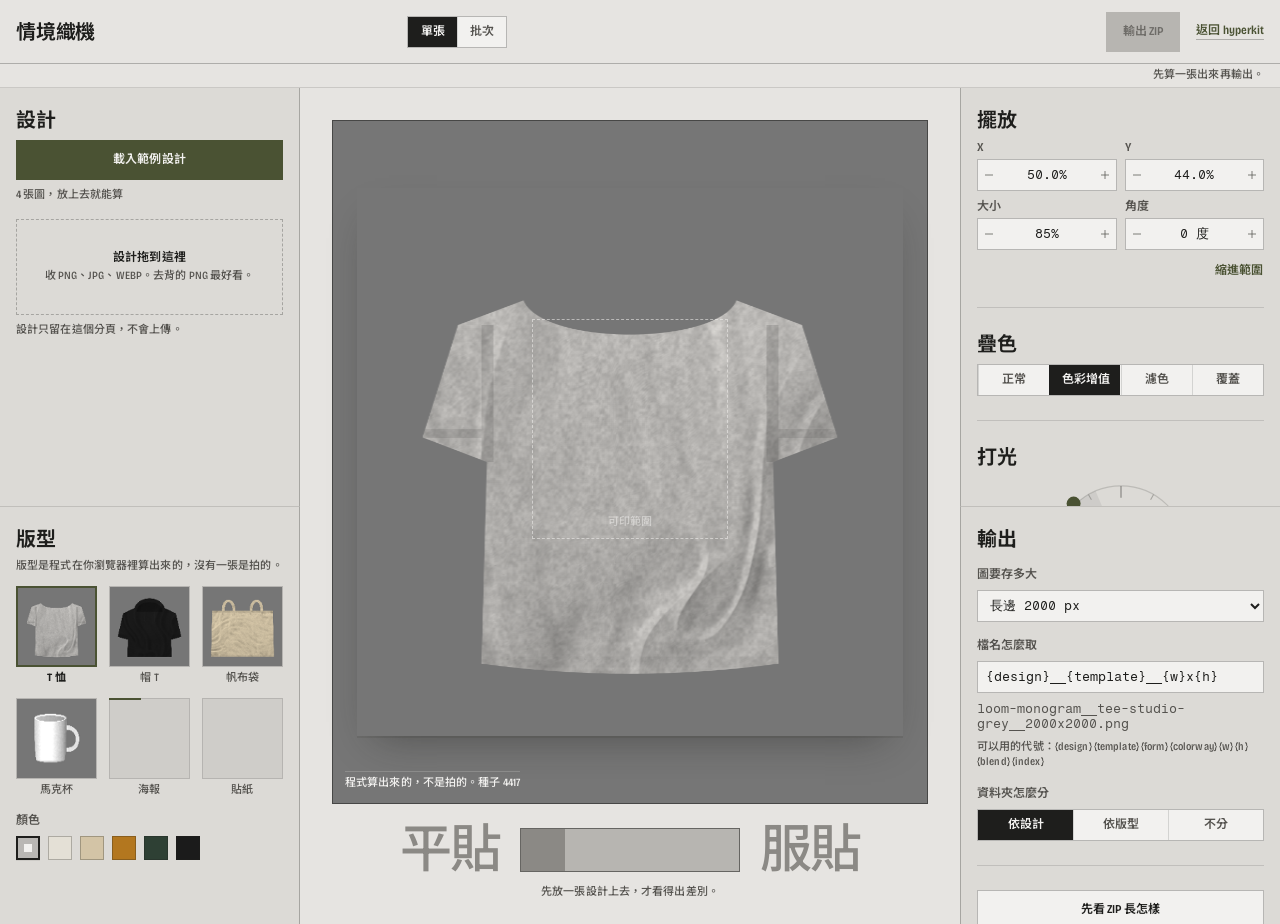
<file: mockup-loom/index.html>
<!doctype html>
<html lang="zh-Hant-TW">
<head>
<meta charset="utf-8">
<meta name="viewport" content="width=device-width, initial-scale=1, viewport-fit=cover">
<title>情境織機 / 印花跟著布料起伏，不是浮在上面</title>
<meta name="description" content="把設計放到程式生成的衣服上，看它順著皺褶一起彎，而不是像貼紙浮在照片上。N 個設計乘 M 個版型一次算完，輸出成已經分好資料夾的 ZIP。不會上傳任何東西。">
<meta name="color-scheme" content="light">
<meta property="og:title" content="情境織機 / 印花跟著布料起伏，不是浮在上面">
<meta property="og:description" content="撥一下開關，看印花沉進每一道皺褶。N 個設計乘 M 個版型一次算完，輸出成已經分好資料夾的 ZIP。全部在你的瀏覽器裡跑，不會上傳。">
<meta property="og:type" content="website">
<meta property="og:locale" content="zh_TW">
<link rel="icon" href="data:image/svg+xml,%3Csvg xmlns='http://www.w3.org/2000/svg' viewBox='0 0 16 16'%3E%3Crect width='16' height='16' fill='%23E6E4E1'/%3E%3Cpath d='M2 4h12M2 8h12M2 12h12' stroke='%234A5233' stroke-width='1.5'/%3E%3Cpath d='M6 2v12M10 2v12' stroke='%23B5462F' stroke-width='1.5'/%3E%3C/svg%3E">
<link rel="preconnect" href="https://fonts.googleapis.com">
<link rel="preconnect" href="https://fonts.gstatic.com" crossorigin>
<link rel="stylesheet" href="https://fonts.googleapis.com/css2?family=Bricolage+Grotesque:opsz,wdth,wght@12..96,75..100,200..800&family=Fragment+Mono&family=Noto+Sans+TC:wght@400;500;700&display=swap">
<link rel="stylesheet" href="./css/tokens.css">
<link rel="stylesheet" href="./css/style.css">
</head>
<body>
<!--
THESIS
The print bends with the cloth, not on top of it. Every pixel of this interface exists to
make one 300ms difference undeniable, and then to let a seller repeat that difference five
hundred times without paying anyone. If the FLAT to WOVEN switch does not read as obviously
different to a non-technical person in two seconds, this build has failed and no amount of
finish elsewhere redeems it.

OWN-WORLD
A textile and print workshop working under photographic light. Jacquard punch cards, swatch
books, dye vats, the shuttle passing through the warp. The chrome is a neutral studio grey
with no measurable colour cast, because the whole point is judging whether a green looks
right on a grey shirt, and a warm interface would lie about that. Deep olive is the working
colour of the workshop; brick red is the mark the shuttle leaves. Surfaces are guillotine
cut: zero radius everywhere, hairline rules instead of card edges, no glass, no glow, no
gradient. Bricolage Grotesque runs its width axis the way a loom runs its warp, wide and
heavy for the one display word, condensed for the dense control rails. Fragment Mono carries
every number on the page, because every number here is a measurement.

STORY
The loom is already threaded. Before you have given it anything, it has woven a shirt and it
is showing you the folds. You put a mark on that shirt and it lies there flat, like a sticker
somebody stuck on a photograph. You throw the switch and the cloth takes it: the mark sinks
into every fold, the weave bites into the ink, the seam eats a little of the edge. Then you
do that four designs by six templates at a time and walk away with a folder that is already
named correctly. Nothing was uploaded. Nothing was locked behind a price.

FIRST VIEWPORT
At 1280x800 with no scroll: the wordmark and the mode switch in a 64px bar; the left rail
with one primary action, a drop target and the line about designs never leaving the tab; the
stage holding a fully rendered grey tee with visible folds, weave and ambient occlusion and
no design on it yet; the print area marked with a hairline; the procedural seed labelled
honestly under the render; the FLAT / WOVEN switch directly below the stage at the largest
type size on the page; the light dial in the right rail. No hero, no headline, no marketing
copy, no scroll cue. The first thing the visitor sees is the tool already working.

FORM
Three columns at 1280 and up (300 / 1fr / 320), one stage-first stack below 768. Radius 0
across the entire interface; the only circles are the two physical grips (light dial handle,
rotate handle) and that exception is written into the token file. Depth comes from a hairline
ladder at three weights plus exactly two shadows, both with offset and blur, both reserved
for the render surface and the dragged frame. One accent pair, locked: olive for action,
brick for state and for the woven condition, and brick appears in exactly three roles on the
whole page. Uppercase is permitted only at or above 2rem, which means only the two switch
labels. Fabric colours live in JavaScript, never in CSS, because they are content.

FINISH
unreviewed and undocumented is unfinished; this build ends with the finish review, the
verdict, and DESIGN.md
-->

<a class="skip-link" href="#stage">跳到預覽台</a>

<header class="topbar">
  <h1 class="wordmark">情境織機</h1>
  <div class="topbar-mode" id="mode-host"></div>
  <div class="topbar-actions">
    <button type="button" class="btn btn-primary" id="export-zip" aria-describedby="export-why">輸出 ZIP</button>
    <a class="link-back" href="../index.html">返回 hyperkit</a>
  </div>
</header>

<p class="topbar-why" id="export-why" hidden>先算一張出來再輸出。</p>

<div class="banner-host" id="banner-host" role="status" aria-live="polite"></div>

<main class="workbench" id="workbench">

  <div class="stagewrap">
    <div class="stage" id="stage" tabindex="-1">
      <div class="stage-inner" id="stage-inner">
        <canvas id="gl-stage" class="stage-canvas" width="900" height="900" role="img"
                aria-label="情境圖預覽"></canvas>
        <div class="printbox" id="printbox" aria-hidden="true"><span class="printbox-label">可印範圍</span></div>
        <div class="guides" id="guides" aria-hidden="true" hidden>
          <span class="guide guide-v1"></span><span class="guide guide-v2"></span>
          <span class="guide guide-h1"></span><span class="guide guide-h2"></span>
        </div>
        <div class="pframe" id="pframe" tabindex="0" role="application"
             aria-label="設計的擺放位置。Enter 進入編輯，方向鍵移動，Esc 離開。"
             hidden>
          <span class="pframe-h pframe-nw" data-grip="nw"></span>
          <span class="pframe-h pframe-ne" data-grip="ne"></span>
          <span class="pframe-h pframe-sw" data-grip="sw"></span>
          <span class="pframe-h pframe-se" data-grip="se"></span>
          <span class="pframe-stem"></span>
          <span class="pframe-rot" data-grip="rot" title="旋轉"></span>
        </div>
      </div>
      <p class="stage-seed" id="stage-seed">程式算出來的，不是拍的。種子 4417</p>
      <p class="stage-readout num" id="stage-readout" hidden></p>
    </div>

    <div class="stage-notice" id="stage-notice" hidden>
      <span id="stage-notice-text">設計有一部分超出可印範圍。</span>
      <button type="button" class="btn btn-text" id="fit-to-area">縮進範圍</button>
    </div>

    <div class="weave">
      <div class="weave-row">
        <button type="button" class="weave-label weave-flat is-on" id="weave-flat" tabindex="-1">平貼</button>
        <button type="button" class="weave-switch" id="weave-switch" role="switch" aria-checked="false"
                aria-label="讓印花吃進布料" aria-describedby="weave-note">
          <span class="weave-fill" id="weave-fill"></span>
          <span class="weave-knob" id="weave-knob"></span>
        </button>
        <button type="button" class="weave-label weave-woven" id="weave-woven" tabindex="-1">服貼</button>
      </div>
      <p class="weave-note" id="weave-note">先放一張設計上去，才看得出差別。</p>
      <p class="weave-verdict" id="weave-verdict" hidden>這張拿出去，沒人會問你是不是合成的。</p>
    </div>
  </div>

  <div class="panels" id="panels">

    <div class="tabstrip" id="tabstrip" role="tablist" aria-label="控制面板">
      <button type="button" role="tab" id="tab-designs" aria-controls="panel-designs" aria-selected="true">設計</button>
      <button type="button" role="tab" id="tab-templates" aria-controls="panel-templates" aria-selected="false" tabindex="-1">版型</button>
      <button type="button" role="tab" id="tab-adjust" aria-controls="panel-adjust" aria-selected="false" tabindex="-1">調整</button>
      <button type="button" role="tab" id="tab-output" aria-controls="panel-output" aria-selected="false" tabindex="-1">輸出</button>
    </div>

    <section class="panel panel-designs" id="panel-designs" aria-labelledby="h-designs">
      <h2 class="panel-h" id="h-designs">設計</h2>

      <button type="button" class="btn btn-primary btn-block" id="load-samples">載入範例設計</button>
      <p class="panel-sub">4 張圖，放上去就能算</p>

      <div class="dropzone" id="dropzone" tabindex="0" role="button"
           aria-label="加入設計。圖檔拖到頁面任何地方都收得到，或按 Enter 選檔。">
        <span class="dz-title" id="dz-title">設計拖到這裡</span>
        <span class="dz-hint" id="dz-hint">收 PNG、JPG、WEBP。去背的 PNG 最好看。</span>
      </div>
      <input type="file" id="file-input" accept="image/png,image/jpeg,image/webp,image/gif,image/avif,image/svg+xml" multiple class="vh">

      <p class="privacy">設計只留在這個分頁，不會上傳。</p>

      <p class="skip-summary" id="skip-summary" hidden></p>
      <ul class="file-rows" id="file-rows"></ul>

      <div class="design-wrap" id="design-wrap" hidden>
        <ul class="design-list" id="design-list" role="listbox" aria-label="已載入的設計" tabindex="0"></ul>
      </div>
    </section>

    <section class="panel panel-templates" id="panel-templates" aria-labelledby="h-templates">
      <h2 class="panel-h" id="h-templates">版型</h2>
      <p class="panel-note">版型是程式在你瀏覽器裡算出來的，沒有一張是拍的。</p>
      <div class="tpl-grid" id="tpl-grid" role="listbox" aria-label="版型種類" tabindex="0"></div>
      <div class="tray" id="colorway-tray">
        <h3 class="ctl-label" id="h-colorway">顏色</h3>
        <div class="swatches" id="swatches" role="listbox" aria-labelledby="h-colorway" tabindex="0"></div>
      </div>
    </section>

    <section class="panel panel-adjust" id="panel-adjust" aria-labelledby="h-adjust">
      <h2 class="panel-h" id="h-adjust">擺放</h2>
      <div class="grid-2" id="placement-fields"></div>
      <div class="row-end">
        <button type="button" class="btn btn-text" id="fit-to-area-2">縮進範圍</button>
      </div>

      <h2 class="panel-h" id="h-blend">疊色</h2>
      <div id="blend-host"></div>
      <p class="hint" id="blend-hint" hidden>深色布料上用濾色，幾乎看不出來。</p>

      <h2 class="panel-h" id="h-light">打光</h2>
      <div class="light-block">
        <div id="dial-host"></div>
        <div class="light-sliders">
          <div id="elevation-host"></div>
          <div id="intensity-host"></div>
        </div>
      </div>
      <p class="hint" id="light-hint" hidden>打光需要 WebGL2。</p>
    </section>

    <section class="panel panel-output" id="panel-output" aria-labelledby="h-output">
      <h2 class="panel-h" id="h-output">輸出</h2>

      <label class="ctl-label" for="out-size">圖要存多大</label>
      <select class="select num" id="out-size">
        <option value="1200">長邊 1200 px</option>
        <option value="2000" selected>長邊 2000 px</option>
        <option value="3000">長邊 3000 px</option>
        <option value="4000">長邊 4000 px</option>
      </select>

      <label class="ctl-label" for="name-pattern">檔名怎麼取</label>
      <input class="input num" id="name-pattern" type="text" spellcheck="false"
             value="{design}__{template}__{w}x{h}" aria-describedby="name-preview name-tokens">
      <p class="name-preview num" id="name-preview">loom-monogram__tee-studio-grey__2000x2000.png</p>
      <p class="hint" id="name-tokens">可以用的代號：{design} {template} {form} {colorway} {w} {h} {blend} {index}</p>
      <p class="inline-error" id="name-error" hidden></p>

      <span class="ctl-label" id="h-folders">資料夾怎麼分</span>
      <div id="folders-host"></div>

      <div class="tree-block">
        <button type="button" class="btn btn-secondary btn-block" id="preview-tree">先看 ZIP 長怎樣</button>
        <pre class="tree num" id="export-tree" hidden aria-label="ZIP 資料夾預覽"></pre>
      </div>
      <p class="inline-error" id="export-error" hidden></p>
      <p class="hint" id="settings-note" hidden>設定存不進瀏覽器，但畫面上的東西一樣照做。</p>
    </section>

  </div>
</main>

<section class="wall" id="wall" aria-labelledby="h-wall" hidden>
  <div class="wall-head">
    <h2 class="panel-h" id="h-wall">批次</h2>
    <div class="wall-figures">
      <p class="figure num" id="wall-count">0 張</p>
      <p class="wall-sub num" id="wall-sub">0 個設計 × 0 個版型</p>
    </div>
    <div class="wall-actions">
      <button type="button" class="btn btn-secondary" id="select-all">全選</button>
      <button type="button" class="btn btn-primary" id="render-batch">開始算 0 張</button>
      <button type="button" class="btn btn-secondary" id="cancel-batch" hidden>停下來</button>
    </div>
  </div>
  <p class="hint" id="wall-hint" hidden></p>
  <p class="wall-empty" id="wall-empty">左邊挑設計，下面挑版型。</p>
  <div class="wall-grid" id="wall-grid"></div>
</section>

<div class="toast-host" id="toast-host" aria-live="polite"></div>

<div class="overlay" id="keys-overlay" role="dialog" aria-modal="true" aria-labelledby="h-keys" hidden>
  <div class="overlay-panel">
    <h2 class="panel-h" id="h-keys">鍵盤快捷鍵</h2>
    <dl class="keys" id="keys-list"></dl>
    <button type="button" class="btn btn-secondary" id="keys-close">關掉</button>
  </div>
</div>

<!--
GSAP core only. No ScrollTrigger, because this build has no scroll narrative:
the tool is the first viewport and there is nothing below it to reveal. No
Draggable either - its rotation type rotates the element it is given, and
rotating the light dial would carry the twelve fixed tick marks around with
it. The compass stays put; only the light moves. js/ui/light-dial.js already
does that with pointer capture and a working Escape.

If this file never arrives, js/motion.js returns an inert object and every
control keeps the instant write it already had. Nothing here is a condition
for seeing anything.
-->
<script src="https://cdn.jsdelivr.net/npm/gsap@3.13.0/dist/gsap.min.js"></script>
<script type="module" src="./js/main.js"></script>
</body>
</html>
</file>
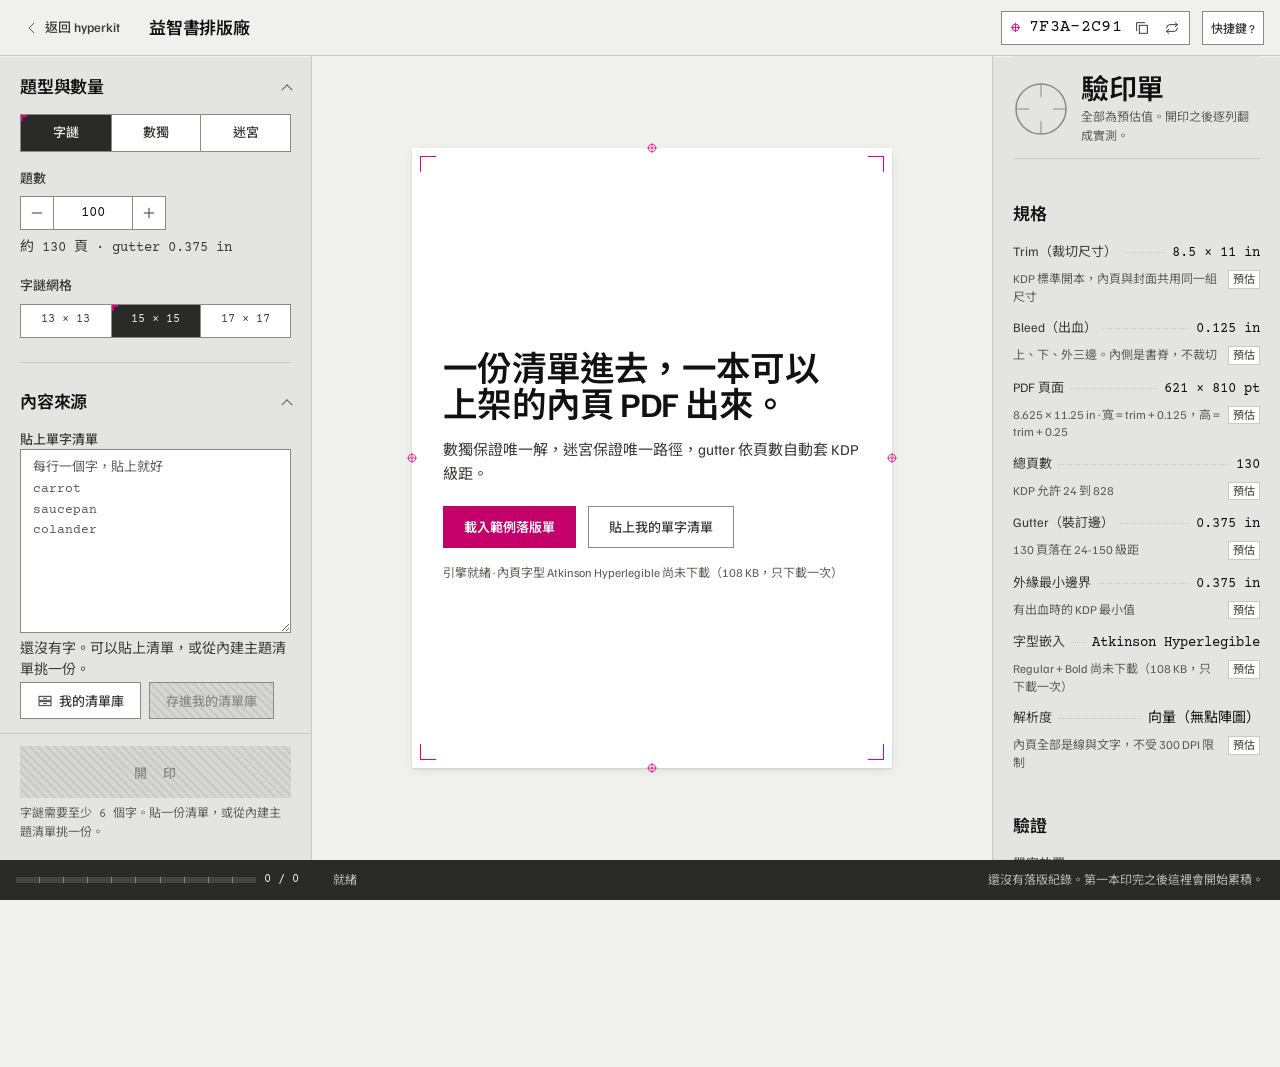
<file: puzzle-press/index.html>
<!doctype html>
<html lang="zh-Hant">
<head>
<meta charset="utf-8">
<meta name="viewport" content="width=device-width, initial-scale=1">
<title>益智書排版廠 - 貼一份單字清單，產出可以上架 KDP 的內頁 PDF</title>
<meta name="description" content="字謎、數獨、迷宮三種題型，數獨保證唯一解、迷宮保證唯一路徑，gutter 依總頁數自動套 KDP 級距，字型嵌入並子集化。全部在瀏覽器裡跑完，沒有帳號，沒有上傳。">
<meta property="og:title" content="益智書排版廠 - 一份清單進去，一本可以上架的內頁 PDF 出來">
<meta property="og:description" content="數獨保證唯一解，迷宮保證唯一路徑，gutter 依頁數自動套 KDP 級距。驗印單把每一個數字的依據攤開給你看。">
<meta property="og:type" content="website">
<meta name="color-scheme" content="light">
<link rel="icon" href="data:image/svg+xml,%3Csvg xmlns='http://www.w3.org/2000/svg' viewBox='0 0 32 32'%3E%3Crect width='32' height='32' fill='%23F0F0EE'/%3E%3Crect x='7' y='5' width='18' height='22' fill='%23FFFFFF' stroke='%23111111' stroke-width='1.5'/%3E%3Cpath d='M16 9v14M9 16h14' stroke='%23E5007E' stroke-width='2'/%3E%3C/svg%3E">
<link rel="preconnect" href="https://fonts.googleapis.com">
<link rel="preconnect" href="https://fonts.gstatic.com" crossorigin>
<link rel="stylesheet" href="https://fonts.googleapis.com/css2?family=Familjen+Grotesk:wght@400;500;600;700&family=Courier+Prime:ital,wght@0,400;0,700;1,400&family=Noto+Sans+TC:wght@400;500;700&display=swap">
<link rel="stylesheet" href="./css/tokens.css">
<link rel="stylesheet" href="./css/style.css">
</head>
<body>
<!--
  DIRECTION CONTRACT - puzzle-press

  THESIS
  This interface argues one thing: the difference between a book that ships and a book that
  gets rejected is a set of numbers somebody has to get right, and this machine gets them
  right in front of you. Every surface decision serves that proof. The imposition floor
  exists so the book is countable page by page before it is a file; the press check exists so
  the gutter bracket, the bleed arithmetic, the uniqueness verdict and the embedded glyph
  count are readable side by side; the registration stamp exists so the moment of "this one
  is clean" has a shape. Nothing here decorates. If an element cannot be traced back to
  "this proves the file will pass," it is removed.

  OWN-WORLD
  A print shop. Not a craft bindery, not a calligraphy studio, not paper nostalgia. The
  reference is the imposition sheet taped to the plate table: trim lines and bleed frames,
  registration crosses at the sheet edges, page thumbnails laid out in signature order, spec
  values written in typewriter monospace because they are measurements and not voice.
  Magenta is the process ink, and it is used the way a press uses it: for register marks, for
  crop lines, for the one selected item. It is never a mood and never a gradient. Everything
  else is paper, black, and the neutral grey of machine housing. Corners are square
  everywhere, because a printed page is a cut edge and a cut edge has no radius.

  STORY
  The page opens as a bare plate table holding one empty 8.5 by 11 frame, crop marks already
  at its corners, and a press check on the right that is already doing arithmetic on a book
  that does not exist yet. That is the argument: before you have spent anything, you can see
  what this machine measures. The moment you press, the frame is replaced by sheets arriving
  one at a time, each swept in left to right as if a roller passed over it, each carrying a
  small solid mark that becomes a registration cross when its puzzle has been verified. For
  the next minute the surface is a running press: a web ruler climbs in the status bar, the
  stamp ring draws itself around the edge of the count. When the last sheet lands, the four
  corner registers fly to the centre, lock into one cross, the ring closes, and the verdict
  rows on the right turn over one after another. The final state is a document you can hand
  to somebody.

  FIRST VIEWPORT
  Full height, no page scroll. A masthead 56 px tall carrying the back link, the product
  name, the seed field in monospace, and a reroll mark. Below it three columns: setup at
  336 px, the plate table filling the middle, press check at 308 px. The plate table holds
  one white 8.5 by 11 sheet at up to 520 px tall, sitting on the paper-grey table with a real
  offset shadow, magenta crop marks at its four corners and registration crosses at its four
  edge midpoints. Printed on that sheet, four text elements and nothing else: the headline
  一份清單進去，一本可以上架的內頁 PDF 出來。 at up to 60 px; one line reading 數獨保證唯一解，
  迷宮保證唯一路徑，gutter 依頁數自動套 KDP 級距。; a filled magenta primary button beside a
  hairline secondary; and one honest machine line reading 引擎就緒 · 內頁字型 Atkinson
  Hyperlegible 尚未下載（54 KB，只下載一次）. The setup column already carries defaults and the
  press check already carries eight estimated spec rows. There is no eyebrow, no section
  number, no scroll cue, no logo wall, no statistic block.

  FORM
  One accent, locked: process magenta. Three tokens carry it and each has a stated job:
  #E5007E for marks and rules only, never text; #C4006A for anything magenta that carries or
  sits under text; #8E004C for pressed and stroked states. Everything else is a six-step
  neutral ramp from #FFFFFF stock through #F0F0EE paper to #2A2A28 machine. Errors introduce
  no second hue: a row with a problem inverts to the machine colour with magenta hairlines
  above and below, which is what a print shop does to a bad form. Depth is a real offset
  shadow tinted from the ink, never a coloured halo. Radius is zero, everywhere, with no
  exceptions, because this world cuts its edges. Type is Familjen Grotesk for everything the
  interface says and Courier Prime for everything the press measures, and the split is
  enforced, not aesthetic: trim sizes, page counts, seeds, gutters, glyph counts and puzzle
  numbers are monospace; nothing else is. Spacing runs on a 4 px base with tight groups,
  generous separation, and more space above a heading than below it. Motion is exponential
  ease-out from an already-visible state, with two deliberate exceptions that are data and
  not decoration: the web ruler and the font download bar, which are linear because they are
  bound to real counts.

  FINISH
  unreviewed and undocumented is unfinished; this build ends with the finish review, the
  verdict, and DESIGN.md
-->

<svg xmlns="http://www.w3.org/2000/svg" class="icon-sprite" aria-hidden="true" focusable="false">
<symbol id="i-crop-mark" viewBox="0 0 24 24"><path d="M3 9V3h6M21 15v6h-6M21 9V3h-6M3 15v6h6"/></symbol>
<symbol id="i-registration" viewBox="0 0 24 24"><circle cx="12" cy="12" r="7.5"/><path d="M12 2v20M2 12h20"/></symbol>
<symbol id="i-reroll" viewBox="0 0 24 24"><path d="M20 7H8.5A4.5 4.5 0 0 0 4 11.5M4 17h11.5a4.5 4.5 0 0 0 4.5-4.5"/><path d="M17 4l3 3-3 3M7 14l-3 3 3 3"/></symbol>
<symbol id="i-drawer" viewBox="0 0 24 24"><rect x="3" y="5" width="18" height="6"/><rect x="3" y="13" width="18" height="6"/><path d="M10 8h4M10 16h4"/></symbol>
<symbol id="i-sheet" viewBox="0 0 24 24"><rect x="5" y="3" width="14" height="18"/><path d="M8 8h8M8 12h8M8 16h5"/></symbol>
<symbol id="i-stack" viewBox="0 0 24 24"><rect x="3" y="7" width="13" height="14"/><path d="M7 4h13v13"/></symbol>
<symbol id="i-check" viewBox="0 0 24 24"><path d="M4 12.5l5.5 5.5L20 6"/></symbol>
<symbol id="i-slash" viewBox="0 0 24 24"><path d="M5 19L19 5"/><path d="M4 4h4M16 20h4"/></symbol>
<symbol id="i-copy" viewBox="0 0 24 24"><rect x="8" y="8" width="12" height="12"/><path d="M16 4H4v12"/></symbol>
<symbol id="i-download" viewBox="0 0 24 24"><path d="M12 3v12M7 11l5 5 5-5M4 20h16"/></symbol>
<symbol id="i-cancel" viewBox="0 0 24 24"><path d="M5 5l14 14M19 5L5 19"/></symbol>
<symbol id="i-plus" viewBox="0 0 24 24"><path d="M12 5v14M5 12h14"/></symbol>
<symbol id="i-minus" viewBox="0 0 24 24"><path d="M5 12h14"/></symbol>
<symbol id="i-chevron" viewBox="0 0 24 24"><path d="M9 4l8 8-8 8"/></symbol>
</svg>

<a class="skip-link" href="#plate">跳到落版台</a>

<header class="masthead">
  <a class="mast-back" href="../index.html">
    <svg class="ico" aria-hidden="true"><use href="#i-chevron"></use></svg>
    <span class="mast-back-label">返回 hyperkit</span>
  </a>
  <h1 class="wordmark">益智書排版廠</h1>

  <div class="mast-right">
    <div class="seedfield">
      <svg class="seed-mark" aria-hidden="true"><use href="#i-registration"></use></svg>
      <label class="vh" for="seed">亂數種子，格式 XXXX-XXXX</label>
      <input id="seed" class="seed-input" type="text" value="7F3A-2C91" spellcheck="false"
             autocomplete="off" maxlength="9" aria-describedby="seed-hint">
      <span class="seed-hint" id="seed-hint"></span>
      <button type="button" class="icon-btn" id="seed-copy" aria-label="複製種子">
        <svg class="ico" aria-hidden="true"><use href="#i-copy"></use></svg>
      </button>
      <button type="button" class="icon-btn" id="seed-reroll" aria-label="重擲種子，換一本書">
        <svg class="ico" aria-hidden="true"><use href="#i-reroll"></use></svg>
      </button>
    </div>
    <button type="button" class="keys-btn" id="keys-toggle" aria-expanded="false" aria-controls="keys-panel">快捷鍵 ?</button>
  </div>
</header>

<div class="keys-panel" id="keys-panel" hidden>
  <dl>
    <div><dt>1 2 3</dt><dd>切換題型</dd></div>
    <div><dt>G</dt><dd>開印</dd></div>
    <div><dt>R</dt><dd>重擲種子</dd></div>
    <div><dt>L</dt><dd>開關我的清單庫</dd></div>
    <div><dt>E</dt><dd>匯出 PDF</dd></div>
    <div><dt>← →</dt><dd>Inspector 內翻頁</dd></div>
    <div><dt>Esc</dt><dd>依序關閉 Inspector、抽屜、確認列</dd></div>
  </dl>
</div>

<main class="press">

  <!-- ============================ 備料台 ============================ -->
  <section class="rail" aria-labelledby="rail-h">
    <h2 id="rail-h" class="vh">備料台</h2>
    <div class="rail-scroll">

      <details class="fset" id="fs-type" open>
        <summary><span class="fset-title">題型與數量</span></summary>
        <div class="fset-body">

          <div class="seg" role="radiogroup" aria-label="題型">
            <label class="seg-item"><input type="radio" name="ptype" value="wordsearch" checked><span>字謎</span></label>
            <label class="seg-item"><input type="radio" name="ptype" value="sudoku"><span>數獨</span></label>
            <label class="seg-item"><input type="radio" name="ptype" value="maze"><span>迷宮</span></label>
          </div>

          <div class="field">
            <label class="lbl" for="count">題數</label>
            <div class="stepper">
              <button type="button" class="step-btn" id="count-down" aria-label="減少 1 題">
                <svg class="ico" aria-hidden="true"><use href="#i-minus"></use></svg>
              </button>
              <input id="count" class="step-input" type="number" min="10" max="300" step="1" value="100" inputmode="numeric">
              <button type="button" class="step-btn" id="count-up" aria-label="增加 1 題">
                <svg class="ico" aria-hidden="true"><use href="#i-plus"></use></svg>
              </button>
            </div>
            <p class="readout" id="count-readout">約 130 頁 · gutter 0.375 in</p>
            <p class="note" id="count-note" hidden></p>
          </div>

          <div class="field" id="grid-field">
            <span class="lbl">字謎網格</span>
            <div class="seg seg-sm" role="radiogroup" aria-label="字謎網格尺寸">
              <label class="seg-item"><input type="radio" name="gridsize" value="13"><span>13 × 13</span></label>
              <label class="seg-item"><input type="radio" name="gridsize" value="15" checked><span>15 × 15</span></label>
              <label class="seg-item"><input type="radio" name="gridsize" value="17"><span>17 × 17</span></label>
            </div>
            <p class="note" id="grid-note" hidden></p>
          </div>
        </div>
      </details>

      <details class="fset" id="fs-source" open>
        <summary><span class="fset-title">內容來源</span></summary>
        <div class="fset-body">
          <p class="note" id="db-note" hidden></p>

          <div id="source-words">
            <div class="lbl-row">
              <label class="lbl" for="wordlist">貼上單字清單</label>
              <span class="lbl-meta" id="wordlist-origin"></span>
            </div>
            <textarea id="wordlist" class="textarea" rows="8" spellcheck="false"
                      placeholder="每行一個字，貼上就好&#10;carrot&#10;saucepan&#10;colander"></textarea>
            <p class="readout" id="wordlist-stats">還沒有字。可以貼上清單，或從內建主題清單挑一份。</p>
            <div class="row-actions">
              <button type="button" class="btn-hair" id="open-drawer">
                <svg class="ico" aria-hidden="true"><use href="#i-drawer"></use></svg>
                我的清單庫
              </button>
              <button type="button" class="btn-hair" id="save-list" disabled>存進我的清單庫</button>
            </div>
            <div id="wordlist-alerts"></div>
          </div>

          <p class="note" id="source-note" hidden>數獨與迷宮不需要單字清單。題目由種子直接推導，換種子就是換一本。</p>
        </div>
      </details>

      <details class="fset" id="fs-trim" open>
        <summary><span class="fset-title">開本與版面</span></summary>
        <div class="fset-body">
          <div class="field">
            <label class="lbl" for="preset">版面設定</label>
            <select id="preset" class="select">
              <option value="">目前的設定</option>
            </select>
          </div>

          <div class="trim-pair" role="radiogroup" aria-label="開本 trim size">
            <label class="trim">
              <input type="radio" name="trim" value="letter" checked>
              <span class="trim-frame" data-ratio="letter" aria-hidden="true"></span>
              <span class="trim-label">8.5 × 11 in</span>
            </label>
            <label class="trim">
              <input type="radio" name="trim" value="digest">
              <span class="trim-frame" data-ratio="digest" aria-hidden="true"></span>
              <span class="trim-label">6 × 9 in</span>
            </label>
          </div>

          <label class="switch">
            <input type="checkbox" id="bleed" checked>
            <span class="switch-track" aria-hidden="true"><span class="switch-knob"></span></span>
            <span class="switch-text">出血 0.125 in（bleed）</span>
          </label>
          <p class="note">關掉出血時外緣最小邊界由 0.375 降為 0.25 in。</p>

          <label class="switch">
            <input type="checkbox" id="largeprint" checked>
            <span class="switch-track" aria-hidden="true"><span class="switch-knob"></span></span>
            <span class="switch-text">大字版</span>
          </label>
          <p class="note">大字版是 KDP 上銷量最好的一類，也讓每題多佔一點頁數。</p>

          <div class="field">
            <label class="lbl" for="booktitle">書名</label>
            <input id="booktitle" class="input" type="text" value="Kitchen Puzzles" maxlength="48">
            <p class="note" id="title-note" hidden></p>
          </div>
        </div>
      </details>

      <details class="fset" id="fs-font" open>
        <summary><span class="fset-title">字型與難度</span></summary>
        <div class="fset-body">
          <div class="field">
            <div class="lbl-row">
              <label class="lbl" for="difficulty">難度</label>
              <span class="lbl-meta" id="difficulty-label">L3 中等</span>
            </div>
            <div class="slider">
              <input id="difficulty" type="range" min="1" max="5" step="1" value="3"
                     aria-describedby="difficulty-desc">
              <div class="slider-ticks" aria-hidden="true"><i></i><i></i><i></i><i></i><i></i></div>
            </div>
            <p class="tech" id="difficulty-desc">需要 locked candidates 或 naked pair。</p>
            <p class="note">難度以解題所需的最高階技巧判定，不是以挖空數判定。需要用猜的題目會被丟棄重生。</p>
          </div>

          <div class="field">
            <span class="lbl" id="font-lbl">內頁字型</span>
            <div class="fontlist" role="radiogroup" aria-labelledby="font-lbl" id="fontlist"></div>
            <p class="note">字型檔存在這個瀏覽器裡，只下載一次。</p>
          </div>
        </div>
      </details>

    </div>

    <div class="rail-cta">
      <button type="button" class="press-btn" id="press-btn">開　印</button>
      <p class="press-note" id="press-note">100 題字謎 · 15 × 15 · L3 · 約 130 頁</p>
    </div>
  </section>

  <!-- ============================ 落版台 ============================ -->
  <section class="plate" id="plate" aria-labelledby="plate-h">
    <h2 id="plate-h" class="vh">落版台</h2>

    <div class="plate-bar" id="plate-bar" hidden></div>
    <div class="plate-inline" id="plate-inline"></div>

    <div class="plate-body" id="plate-body">
      <div class="frame-wrap" id="frame-wrap">
        <div class="frame" id="frame">
          <span class="crop c-tl" aria-hidden="true"></span>
          <span class="crop c-tr" aria-hidden="true"></span>
          <span class="crop c-bl" aria-hidden="true"></span>
          <span class="crop c-br" aria-hidden="true"></span>
          <svg class="reg reg-t" viewBox="0 0 24 24" aria-hidden="true"><use href="#i-registration"></use></svg>
          <svg class="reg reg-b" viewBox="0 0 24 24" aria-hidden="true"><use href="#i-registration"></use></svg>
          <svg class="reg reg-l" viewBox="0 0 24 24" aria-hidden="true"><use href="#i-registration"></use></svg>
          <svg class="reg reg-r" viewBox="0 0 24 24" aria-hidden="true"><use href="#i-registration"></use></svg>

          <div class="hero">
            <p class="hero-head">一份清單進去，一本可以上架的內頁 PDF 出來。</p>
            <p class="hero-sub">數獨保證唯一解，迷宮保證唯一路徑，gutter 依頁數自動套 KDP 級距。</p>
            <div class="hero-actions">
              <button type="button" class="btn-primary" id="hero-primary">載入範例落版單</button>
              <button type="button" class="btn-hair" id="hero-secondary">貼上我的單字清單</button>
            </div>
            <p class="hero-machine" id="hero-machine">引擎就緒 · 內頁字型 Atkinson Hyperlegible 尚未下載（108 KB，只下載一次）</p>
            <p class="hero-last" id="hero-last" hidden></p>
          </div>
        </div>
      </div>
    </div>
  </section>

  <!-- ============================ 驗印單 ============================ -->
  <aside class="check" aria-labelledby="check-h">
    <div class="check-scroll">
      <div class="stamp-row">
        <svg class="stamp" id="stamp" viewBox="0 0 56 56" aria-hidden="true">
          <circle class="stamp-ring" cx="28" cy="28" r="25"/>
          <path class="stamp-cross" d="M28 3v13M28 40v13M3 28h13M40 28h13"/>
          <text class="stamp-count" id="stamp-count" x="28" y="31" text-anchor="middle"></text>
        </svg>
        <div>
          <h2 id="check-h">驗印單</h2>
          <p class="check-state" id="check-state">全部為預估值。開印之後逐列翻成實測。</p>
        </div>
      </div>

      <div id="check-download"></div>

      <h3 class="check-h3">規格</h3>
      <dl class="specs" id="spec-rows"></dl>

      <h3 class="check-h3">驗證</h3>
      <dl class="specs" id="verdict-rows"></dl>

      <div id="check-alerts"></div>

      <div class="check-actions">
        <button type="button" class="btn-primary" id="export-pdf" disabled aria-describedby="export-note">匯出內頁 PDF</button>
        <p class="note" id="export-note">先開印，才有東西可以匯出。</p>
        <button type="button" class="btn-hair" id="export-check">存驗印單</button>
      </div>

      <details class="ledger" id="ledger">
        <summary><span id="ledger-title">落版紀錄</span></summary>
        <div id="ledger-body"></div>
      </details>
    </div>
  </aside>
</main>

<footer class="statusbar">
  <div class="ruler" id="ruler">
    <div class="ruler-track" aria-hidden="true">
      <div class="ruler-fill" id="ruler-fill"></div>
      <div class="ruler-ticks"><i></i><i></i><i></i><i></i><i></i><i></i><i></i><i></i><i></i></div>
    </div>
    <span class="ruler-count" id="ruler-count">0 / 0</span>
  </div>
  <p class="stage" id="stage">就緒</p>
  <p class="tally" id="tally">還沒有落版紀錄。第一本印完之後這裡會開始累積。</p>
  <button type="button" class="btn-cancel" id="cancel-btn" hidden>
    <svg class="ico" aria-hidden="true"><use href="#i-cancel"></use></svg>
    取消
  </button>
</footer>

<!-- ============================ 我的清單庫 ============================ -->
<div class="drawer" id="drawer" hidden aria-labelledby="drawer-h">
  <div class="drawer-head">
    <h2 id="drawer-h" class="vh">我的清單庫</h2>
    <div class="tabs" role="tablist">
      <button type="button" class="tab" role="tab" id="tab-mine" aria-selected="true" aria-controls="pane-mine">我的清單</button>
      <button type="button" class="tab" role="tab" id="tab-themes" aria-selected="false" aria-controls="pane-themes">內建主題</button>
    </div>
    <button type="button" class="icon-btn" id="drawer-close" aria-label="關閉清單庫">
      <svg class="ico" aria-hidden="true"><use href="#i-cancel"></use></svg>
    </button>
  </div>
  <div class="drawer-body">
    <div id="pane-mine" role="tabpanel" aria-labelledby="tab-mine"></div>
    <div id="pane-themes" role="tabpanel" aria-labelledby="tab-themes" hidden></div>
  </div>
  <div class="drawer-foot">
    <button type="button" class="btn-hair" id="import-lists">匯入 JSON</button>
    <button type="button" class="btn-hair" id="export-lists">
      <svg class="ico" aria-hidden="true"><use href="#i-download"></use></svg>
      匯出清單庫 JSON
    </button>
    <input type="file" id="import-file" accept="application/json,.json" hidden>
  </div>
</div>

<div class="toasts" id="toasts"></div>
<p class="vh" id="live" role="status" aria-live="polite"></p>
<p class="vh" id="live-assertive" role="alert" aria-live="assertive"></p>

<!-- GSAP core only. There is no scroll telling on a single-screen work bench,
     and the stamp ring draws itself with strokeDasharray, so no plugin is
     loaded. The classic script runs before the deferred modules below it. -->
<script src="https://cdn.jsdelivr.net/npm/gsap@3.13.0/dist/gsap.min.js"></script>
<script type="module" src="./js/main.js"></script>
<script type="module" src="./js/motion.js"></script>
</body>
</html>
</file>
<file: chatvault/css/tokens.css>
/* ==========================================================================
   ChatVault - design tokens
   World: library card catalogue (VISUAL-WORLDS.md #6, pinned).

   This file is the ONLY source of colour in the project.
   No bare hex values are allowed anywhere else in css/ or js/.

   Contrast ratios in comments are measured against the WCAG 2.x relative
   luminance formula and are stated as (foreground on background).
   ========================================================================== */

:root {
  color-scheme: light;

  /* ------------------------------------------------------------------
     SURFACES
     Cool paper grey. Not warm cream, not beige.
     ------------------------------------------------------------------ */
  --paper:              #F2F2EF;  /* page ground */
  --surface-card:       #FAFAF8;  /* index cards, assistant messages, popovers */
  --surface-recessed:   #E7E7E2;  /* drawer cavity, filter panel, skeletons */
  --surface-code:       #EDEDE8;  /* code blocks */
  --surface-inverse:    #1C1C1A;  /* selected chips, active toggle segment */

  /* ------------------------------------------------------------------
     INK
     Every step is lightened from --ink's own hue (near-neutral, hue 60,
     very low saturation). These are not neutral greys.
     ------------------------------------------------------------------ */
  --ink:            #1C1C1A;  /* 15.22 on paper | 16.33 on card | 13.76 on recessed */
  --ink-2:          #45453F;  /*  8.60 on paper |  9.23 on card |  7.78 on recessed */
  --ink-3:          #5E5E57;  /*  5.82 on paper |  6.25 on card |  5.27 on recessed */
  --ink-4:          #67675F;  /*  5.08 on paper |  5.45 on card |  4.86 on code     */
  --ink-disabled:   #7E7E76;  /*  3.72 on paper |  3.30 on recessed (disabled only) */

  /* ------------------------------------------------------------------
     RULES
     One hairline system. 1px everywhere. Non-text, so no 4.5 floor.
     ------------------------------------------------------------------ */
  --rule:           #D2D2CB;  /* 1.35 on paper - row and section dividers */
  --rule-strong:    #B4B4AC;  /* 1.86 on paper - field underlines, chip outlines */

  /* ------------------------------------------------------------------
     ACCENT - amber. The colour of an index tab. The only accent.
     --amber is for surfaces and lines ONLY. It never carries text.
     Text that must read as amber uses --amber-deep.
     ------------------------------------------------------------------ */
  --amber:              #C8901A;  /* 2.51 on paper - surfaces and 1-3px marks only */
  --amber-deep:         #8A5F06;  /*  5.03 on paper |  5.40 on card |  4.81 on code */
  --amber-wash:         #F6E7C4;  /* ink 13.94 on it | ink-3 5.33 on it */
  --amber-wash-strong:  #EFD9A8;  /* ink 12.40 on it - hover step of amber-wash */
  --hit:                #F0D48A;  /* ink 11.78 on it - search <mark> ground */
  --ink-on-amber:       #1C1C1A;  /* 6.06 on --amber */

  /* ------------------------------------------------------------------
     ALERT - semantic only, never decorative. No green anywhere:
     success is expressed with amber plus words.
     ------------------------------------------------------------------ */
  --alert:          #A62B1F;  /* 6.27 on paper | 6.73 on card | 5.65 on alert-wash */
  --alert-wash:     #F7E2DE;  /* ink 13.73 on it */

  /* the only translucent colour in the system, tinted from the ink hue */
  --scrim:          rgba(28, 28, 26, .28);

  /* ------------------------------------------------------------------
     CODE TOKENS - all inside the paper world's gamut (ink, amber,
     burnt earth, grey). Keywords use weight, not hue.
     Background is --surface-code.
     ------------------------------------------------------------------ */
  --code-key:       #1C1C1A;  /* 14.53 on code - paired with weight 650 */
  --code-str:       #8A5F06;  /*  4.81 on code */
  --code-num:       #8C3B12;  /*  6.50 on code */
  --code-com:       #67675F;  /*  4.86 on code - italic */
  --code-punct:     #5E5E57;  /*  5.56 on code */
  --code-weight-key: 650;

  /* ------------------------------------------------------------------
     FOCUS
     ------------------------------------------------------------------ */
  --focus:          #8A5F06;  /* 5.03 on paper - default ring */
  --focus-inverse:  #C8901A;  /* 6.06 on --surface-inverse */
  --focus-width:    2px;
  --focus-offset:   2px;

  /* ------------------------------------------------------------------
     TYPE FAMILIES
     Literata is the only serif in the whole portfolio, justified by
     long-form reading and by the catalogue-card typographic tradition.
     Noto Serif TC sits behind every stack, including the monospace one:
     Literata, Public Sans and Spline Sans Mono carry no CJK glyphs, and a
     fallback to the system sans would put half a sentence in a grotesque.
     Latin and digits still resolve to the family in front of it.
     ------------------------------------------------------------------ */
  --font-read: "Literata", "Noto Serif TC", Georgia, "Times New Roman", serif;
  --font-ui:   "Public Sans", "Noto Serif TC", system-ui, -apple-system, "Segoe UI", sans-serif;
  --font-mono: "Spline Sans Mono", ui-monospace, "SF Mono", Menlo, "Noto Serif TC", monospace;

  /* ------------------------------------------------------------------
     TYPE SCALE
     Each token below is used together with its matching line-height,
     tracking, weight and optical size. Ratios: 4.5 / 2.375 / 1.3125 /
     1.0625 / 0.8125. Tracking floor is -0.02em (limit is -0.04em).
     ------------------------------------------------------------------ */

  /* display - H1 */
  --t-display-size:   clamp(2.75rem, 6.2vw, 4.5rem);
  --t-display-lh:     1.06;
  --t-display-ls:     -0.02em;
  --t-display-wght:   620;
  --t-display-opsz:   72;

  /* h2 - section headings */
  --t-h2-size:        clamp(1.75rem, 3vw, 2.375rem);
  --t-h2-lh:          1.14;
  --t-h2-ls:          -0.015em;
  --t-h2-wght:        600;
  --t-h2-opsz:        36;

  /* h3 - conversation title, stats subheads */
  --t-h3-size:        1.3125rem;
  --t-h3-lh:          1.25;
  --t-h3-ls:          -0.01em;
  --t-h3-wght:        600;
  --t-h3-opsz:        20;

  /* card - index card title */
  --t-card-size:      1rem;
  --t-card-lh:        1.32;
  --t-card-ls:        -0.005em;
  --t-card-wght:      560;
  --t-card-opsz:      16;

  /* read - message body */
  --t-read-size:      1.0625rem;
  --t-read-lh:        1.62;
  --t-read-ls:        0em;
  --t-read-wght:      400;
  --t-read-opsz:      16;
  /* Measured, not assumed: `ch` is the advance of "0", which in Literata is
     much wider than its average lowercase letter, so 68ch renders about 90
     characters per line. 56ch lands the rendered line at 65 to 75 characters,
     which is what the requirement is actually about. */
  --measure-read:     56ch;

  /* body - explanatory prose */
  --t-body-size:      0.9375rem;
  --t-body-lh:        1.58;
  --t-body-ls:        0em;
  --t-body-wght:      400;
  --t-body-opsz:      14;
  --measure-body:     53ch;   /* same correction, measured at the 15px body size */

  /* ui - buttons, chips, filter labels */
  --t-ui-size:        0.8125rem;
  --t-ui-lh:          1.40;
  --t-ui-ls:          0.005em;
  --t-ui-wght:        500;

  /* ui-sm - metadata, role labels, card second line */
  --t-ui-sm-size:     0.75rem;
  --t-ui-sm-lh:       1.35;
  --t-ui-sm-ls:       0.01em;
  --t-ui-sm-wght:     500;

  /* mono - code, byte counts, query syntax */
  --t-mono-size:      0.8125rem;
  --t-mono-lh:        1.62;
  --t-mono-ls:        0em;
  --t-mono-wght:      400;

  /* mono-sm - tab strip terms above the spine */
  --t-mono-sm-size:   0.6875rem;
  --t-mono-sm-lh:     1.4;
  --t-mono-sm-ls:     0.02em;
  --t-mono-sm-wght:   500;

  /* italic descender reserve - Literata italic y g j p q */
  --italic-lh-floor:  1.1;
  --italic-pb:        0.08em;

  /* ------------------------------------------------------------------
     SPACING - 4px base.
     Rhythm: tight inside a group, generous between groups,
     twice as much space above a heading as below it.
     ------------------------------------------------------------------ */
  --s-1:  2px;
  --s-2:  4px;
  --s-3:  6px;
  --s-4:  8px;
  --s-5:  12px;
  --s-6:  16px;
  --s-7:  20px;
  --s-8:  24px;
  --s-9:  32px;
  --s-10: 44px;
  --s-11: 60px;
  --s-12: 84px;
  --s-13: 120px;

  --space-heading-above: var(--s-11);  /* 60px */
  --space-heading-below: var(--s-7);   /* 20px, exactly one third of above */
  --space-section:       var(--s-12);  /* 84px desktop */

  /* ------------------------------------------------------------------
     RADIUS - one system, locked. A cut card edge is not round.
     No pills, no 12px cards, no circular buttons.
     ------------------------------------------------------------------ */
  --r:    2px;
  --r-0:  0px;

  /* ------------------------------------------------------------------
     SHADOW - every shadow carries an offset and a soft blur,
     tinted from the ink hue. No zero-offset halos.
     No hard block shadows: this world is not neobrutalist.
     ------------------------------------------------------------------ */
  --shadow-card:          0 1px 2px rgba(28, 28, 26, .06), 0 2px 8px rgba(28, 28, 26, .05);
  --shadow-raised:        0 2px 4px rgba(28, 28, 26, .07), 0 10px 24px -6px rgba(28, 28, 26, .11);
  --shadow-drawer:        0 8px 18px -4px rgba(28, 28, 26, .13), 0 24px 60px -18px rgba(28, 28, 26, .18);
  --shadow-drawer-hover:  0 10px 22px -4px rgba(28, 28, 26, .16), 0 30px 72px -18px rgba(28, 28, 26, .22);
  --shadow-inset-rule:    inset 0 -1px 0 var(--rule);
  --shadow-drawer-cavity: inset 0 6px 14px -6px rgba(28, 28, 26, .20);

  /* ------------------------------------------------------------------
     MOTION
     Exponential ease-out from an already-visible default state.
     Linear is never a default. "none" is used in exactly two places
     and both are data-driven, not motion: the tab strip's continuous
     drift and the canvas progress value bound to real byte progress.
     ------------------------------------------------------------------ */
  --dur-1:      120ms;   /* state feedback: hover, chip toggle, :active */
  --dur-2:      180ms;   /* search restate, tab rise, popover open */
  --dur-3:      300ms;   /* pane swap, mobile overlay slide */
  --dur-4:      520ms;   /* drawer plate drop, workspace reveal */
  --dur-batch:  640ms;   /* one batch of card slivers in flight */
  --dur-trail:  350ms;   /* sliver trail decay */

  --ease-out:     cubic-bezier(.16, 1, .3, 1);      /* default, ~ power4.out */
  --ease-settle:  cubic-bezier(.22, 1.15, .36, 1);  /* tiny overshoot on landing */
  --ease-in-out:  cubic-bezier(.65, 0, .35, 1);     /* pane swap */
  --ease-in:      cubic-bezier(.55, 0, 1, .45);     /* exits only */

  /* ------------------------------------------------------------------
     LAYOUT
     ------------------------------------------------------------------ */
  --rail-h:           64px;
  --rail-h-mobile:    112px;
  --status-h:         28px;   /* always reserved, prevents CLS */
  --spine-h:          120px;
  --spine-h-mobile:   72px;
  --drawer-w:         244px;
  --index-w:          372px;
  --index-w-md:       300px;
  --row-h-index:      92px;
  --row-h-index-sm:   104px;
  --row-h-msg-est:    180px;  /* estimate before measurement */
  --dropzone-h:       380px;
  --dropzone-h-sm:    240px;
  --bp-md:            768px;
  --bp-lg:            1120px;

  /* canvas geometry for the signature moment */
  --sliver-h:         3px;
  --sliver-gap:       1px;
  --sliver-max:       4000;
}

/* ==========================================================================
   REDUCED MOTION
   Content is visible by default in every case. Nothing in this stylesheet
   sets opacity: 0 waiting to be rescued by JavaScript. These overrides only
   collapse durations; the GSAP side is handled with gsap.matchMedia().
   ========================================================================== */
@media (prefers-reduced-motion: reduce) {
  :root {
    --dur-1:     1ms;
    --dur-2:     1ms;
    --dur-3:     1ms;
    --dur-4:     1ms;
    --dur-batch: 1ms;
    --dur-trail: 1ms;
  }
}

/* ==========================================================================
   NO DARK MODE - deliberate.
   The use scene is long-form reading of large amounts of text, the world is
   a paper card catalogue, and VISUAL-WORLDS.md pins this project as light.
   A prefers-color-scheme: dark block would contradict all three.
   ========================================================================== */
</file>
<file: chatvault/css/style.css>
/* ==========================================================================
   ChatVault - layout and components
   Every colour, size, radius, shadow and duration below comes from
   tokens.css. There are no bare hex values in this file.
   ========================================================================== */

*,
*::before,
*::after { box-sizing: border-box; }

html {
  background: var(--paper);
  -webkit-text-size-adjust: 100%;
}

body {
  margin: 0;
  min-height: 100dvh;
  background: var(--paper);
  color: var(--ink);
  font-family: var(--font-read);
  font-size: var(--t-read-size);
  line-height: var(--t-read-lh);
  font-variation-settings: "opsz" var(--t-read-opsz);
  display: flex;
  flex-direction: column;
}

h1, h2, h3, h4, p, dl, dd, ol, ul, figure, pre { margin: 0; }

/* Body is a flex column. Everything except the workspace keeps its own height;
   only the workspace absorbs what is left. Without this the rail and the status
   slot shrink and the 28px reserved slot stops preventing layout shift. */
body > .rail,
body > .statusline,
body > .syntax,
body > .controls,
body > .semantic,
body > .kbhelp,
body > .notice-host,
body > .spine,
body > .foot,
body > .sprite,
body > .skiplink { flex: none; }
ol, ul { padding: 0; list-style: none; }
code, pre, kbd { font-family: var(--font-mono); }

.sprite { position: absolute; }
.ic {
  fill: none;
  stroke: currentColor;
  stroke-width: 1.5;
  stroke-linecap: round;
  stroke-linejoin: round;
  flex: none;
}

.visually-hidden {
  position: absolute;
  width: 1px; height: 1px;
  margin: -1px; padding: 0;
  overflow: hidden;
  clip-path: inset(50%);
  white-space: nowrap;
  border: 0;
}

:focus-visible {
  outline: var(--focus-width) solid var(--focus);
  outline-offset: var(--focus-offset);
}

::selection { background: var(--hit); color: var(--ink); }

/* ---------------------------------------------------------- page states */

/* The hidden attribute must win over any component `display` rule below.
   Without this, panels authored with display:flex/grid ignore [hidden]. */
[hidden] { display: none !important; }

[data-vault="empty"] [data-when="loaded"] { display: none !important; }
[data-vault="loaded"] [data-when="empty"] { display: none !important; }

/* ------------------------------------------------------------- skip link */

.skiplink {
  position: absolute;
  left: var(--s-6);
  top: calc(-1 * var(--s-13));
  z-index: 40;
  background: var(--surface-inverse);
  color: var(--paper);
  font-family: var(--font-ui);
  font-size: var(--t-ui-size);
  font-weight: var(--t-ui-wght);
  padding: var(--s-3) var(--s-6);
  border-radius: var(--r);
  text-decoration: none;
  transition: top var(--dur-2) var(--ease-out);
}
.skiplink:focus { top: var(--s-4); }

/* ------------------------------------------------------------- controls */

.btn {
  display: inline-flex;
  align-items: center;
  gap: var(--s-3);
  white-space: nowrap;
  font-family: var(--font-ui);
  font-size: var(--t-ui-size);
  line-height: var(--t-ui-lh);
  letter-spacing: var(--t-ui-ls);
  font-weight: 600;
  border-radius: var(--r);
  border: 1px solid transparent;
  padding: var(--s-4) var(--s-7);
  background: none;
  color: var(--ink);
  cursor: pointer;
  text-decoration: none;
  transition: background-color var(--dur-1) var(--ease-out),
              border-color var(--dur-1) var(--ease-out),
              color var(--dur-1) var(--ease-out),
              transform var(--dur-1) var(--ease-out),
              box-shadow var(--dur-1) var(--ease-out);
}
.btn--sm { padding: var(--s-3) var(--s-5); font-weight: var(--t-ui-wght); }
.btn--solid {
  background: var(--surface-inverse);
  color: var(--paper);
  box-shadow: var(--shadow-card);
}
.btn--solid:hover { background: var(--ink-2); }
.btn--line { border-color: var(--rule-strong); color: var(--ink-2); }
.btn--line:hover { border-color: var(--ink-3); color: var(--ink); background: var(--surface-card); }
.btn--alert { border: 1px solid var(--alert); color: var(--alert); }
.btn--alert:hover { background: var(--alert-wash); }
.btn:active { transform: translateY(1px); box-shadow: none; }
.btn:disabled,
.btn[aria-disabled="true"] {
  color: var(--ink-disabled);
  border-color: var(--rule);
  background: none;
  cursor: not-allowed;
  transform: none;
}
.btn--solid:disabled { background: var(--surface-recessed); color: var(--ink-disabled); box-shadow: none; }

.linkbtn {
  display: inline-flex;
  align-items: center;
  gap: var(--s-2);
  font-family: var(--font-ui);
  font-size: var(--t-ui-sm-size);
  line-height: var(--t-ui-sm-lh);
  letter-spacing: var(--t-ui-sm-ls);
  font-weight: var(--t-ui-sm-wght);
  color: var(--ink-3);
  background: none;
  border: 0;
  padding: 2px 0;
  cursor: pointer;
  text-decoration: none;
  transition: color var(--dur-1) var(--ease-out);
}
.linkbtn:hover { color: var(--ink); }
.linkbtn:active { transform: translateY(1px); }
.linkbtn--dotted { border-bottom: 1px dotted var(--rule-strong); }
.linkbtn--strong { color: var(--ink); font-family: var(--font-read); font-size: var(--t-body-size); text-align: left; }
.linkbtn--alert { color: var(--alert); }
.linkbtn.is-error { color: var(--alert); }

.field {
  font-family: var(--font-ui);
  font-size: var(--t-ui-size);
  color: var(--ink);
  background: var(--surface-card);
  border: 1px solid var(--rule-strong);
  border-radius: var(--r);
  padding: var(--s-3) var(--s-4);
  min-height: 34px;
  width: 100%;
}
.field:hover { border-color: var(--ink-3); }
.field.is-error { border-color: var(--alert); }

/* ------------------------------------------------------------------ rail */

.rail {
  display: flex;
  align-items: center;
  gap: var(--s-7);
  height: var(--rail-h);
  padding: 0 var(--s-8);
  background: var(--paper);
  box-shadow: var(--shadow-inset-rule);
  position: sticky;
  top: 0;
  z-index: 20;
}
.rail__mark {
  font-family: var(--font-read);
  font-size: 1.0625rem;
  font-weight: 600;
  font-variation-settings: "opsz" 20;
  letter-spacing: -0.01em;
  color: var(--ink);
  text-decoration: none;
  flex: none;
}
.rail__search { flex: 1 1 auto; min-width: 0; position: relative; }
.rail__actions { display: flex; align-items: center; gap: var(--s-4); flex: none; }
.rail__badge {
  font-family: var(--font-ui);
  font-size: var(--t-ui-sm-size);
  font-weight: 600;
  color: var(--ink);
  background: var(--amber-wash);
  border-radius: var(--r);
  padding: var(--s-2) var(--s-4);
}

.qfield {
  display: flex;
  align-items: center;
  gap: var(--s-4);
  border-bottom: 1px solid var(--rule-strong);
  padding-bottom: 1px;
  transition: border-color var(--dur-1) var(--ease-out);
}
.qfield:hover { border-bottom-color: var(--ink-3); }
.qfield:focus-within {
  border-bottom: 2px solid var(--amber);
  padding-bottom: 0;
}
.qfield__input {
  flex: 1 1 auto;
  min-width: 0;
  height: 40px;
  border: 0;
  background: none;
  color: var(--ink);
  font-family: var(--font-read);
  font-size: var(--t-read-size);
  padding: 0 var(--s-4);
}
.qfield__input::placeholder { color: var(--ink-3); opacity: 1; }
.qfield__input:focus { outline: none; }
.qfield:focus-within { outline: var(--focus-width) solid var(--focus); outline-offset: var(--focus-offset); }
.qfield__input.is-error ~ .qfield__syntax { color: var(--alert); }
.qfield__hint {
  font-family: var(--font-ui);
  font-size: var(--t-ui-sm-size);
  color: var(--ink-3);
  opacity: 0;
  flex: none;
}
.qfield:focus-within .qfield__hint { opacity: 1; }
.qfield__syntax { flex: none; }
.qfield__error {
  position: absolute;
  left: var(--s-4);
  top: calc(100% + 2px);
  font-family: var(--font-ui);
  font-size: var(--t-ui-sm-size);
  color: var(--alert);
}

/* ------------------------------------------------------------ status line */

.statusline {
  height: var(--status-h);
  display: flex;
  align-items: center;
  padding: 0 var(--s-8);
  background: var(--surface-recessed);
  overflow: hidden;
}
.statusline__text {
  font-family: var(--font-ui);
  font-size: var(--t-ui-sm-size);
  letter-spacing: var(--t-ui-sm-ls);
  color: var(--ink-2);
  opacity: 0;
  transition: opacity var(--dur-2) var(--ease-out);
  white-space: nowrap;
  overflow: hidden;
  text-overflow: ellipsis;
}
.statusline[data-filled="true"] .statusline__text { opacity: 1; }

/* --------------------------------------------------------- syntax panel */

.syntax {
  padding: var(--s-6) var(--s-8) var(--s-7);
  background: var(--surface-recessed);
  box-shadow: var(--shadow-inset-rule);
}
.syntax__list {
  display: grid;
  grid-template-columns: repeat(auto-fit, minmax(280px, 1fr));
  gap: var(--s-3) var(--s-9);
  max-width: 1100px;
}
.syntax__list > div { display: flex; gap: var(--s-5); align-items: baseline; }
.syntax__list dt {
  font-family: var(--font-mono);
  font-size: var(--t-mono-size);
  color: var(--ink);
  flex: none;
  min-width: 15ch;
}
.syntax__list dd {
  font-family: var(--font-read);
  font-size: var(--t-body-size);
  color: var(--ink-2);
}

/* -------------------------------------------------------- mode + chips */

.controls {
  display: flex;
  align-items: center;
  gap: var(--s-6);
  flex-wrap: wrap;
  padding: var(--s-5) var(--s-8) var(--s-4);
}
.mode {
  position: relative;
  display: inline-flex;
  height: 28px;
  border: 1px solid var(--rule-strong);
  border-radius: var(--r);
  overflow: hidden;
  flex: none;
}
.mode__indicator {
  position: absolute;
  inset: 0 auto 0 0;
  width: 0;
  background: var(--surface-inverse);
  transition: transform var(--dur-2) var(--ease-out), width var(--dur-2) var(--ease-out);
}
.mode__btn {
  position: relative;
  z-index: 1;
  border: 0;
  background: none;
  cursor: pointer;
  padding: 0 var(--s-5);
  font-family: var(--font-ui);
  font-size: var(--t-ui-sm-size);
  font-weight: 600;
  letter-spacing: var(--t-ui-sm-ls);
  color: var(--ink-2);
  transition: color var(--dur-1) var(--ease-out), background-color var(--dur-1) var(--ease-out);
}
.mode__btn:hover:not([aria-pressed="true"]):not(:disabled) { background: var(--surface-recessed); color: var(--ink); }
.mode__btn[aria-pressed="true"] { color: var(--paper); }
.mode__btn:disabled { color: var(--ink-disabled); cursor: not-allowed; }
.mode__btn:active:not(:disabled) { transform: translateY(1px); }

.chips { display: flex; flex-wrap: wrap; gap: var(--s-4); align-items: center; }

.chip {
  display: inline-flex;
  align-items: center;
  gap: var(--s-3);
  height: 24px;
  padding: 0 var(--s-3);
  border-radius: var(--r);
  border: 1px solid transparent;
  background: var(--amber-wash);
  color: var(--ink);
  font-family: var(--font-ui);
  font-size: var(--t-ui-sm-size);
  font-weight: var(--t-ui-sm-wght);
  cursor: default;
}
.chip--expansion:hover { background: var(--amber-wash-strong); }
.chip__x {
  display: inline-flex;
  border: 0;
  background: none;
  padding: 0;
  color: var(--ink-3);
  cursor: pointer;
  transition: color var(--dur-1) var(--ease-out);
}
.chip--expansion:hover .chip__x { color: var(--alert); }
.chip__x:active { transform: translateY(1px); }

.chip--source {
  height: 28px;
  background: none;
  border-color: var(--rule-strong);
  color: var(--ink-2);
  cursor: pointer;
  padding: 0 var(--s-4);
  transition: background-color var(--dur-1) var(--ease-out), border-color var(--dur-1) var(--ease-out), color var(--dur-1) var(--ease-out);
}
.chip--source:hover { border-color: var(--ink-3); color: var(--ink); }
.chip--source.is-on { background: var(--surface-inverse); border-color: var(--surface-inverse); color: var(--paper); }
.chip--source.is-on:focus-visible { outline-color: var(--focus-inverse); }
.chip--source:active { transform: translateY(1px); }
.chip__n { font-family: var(--font-mono); font-size: var(--t-mono-sm-size); opacity: 0.72; }

.chip--drop { background: var(--surface-recessed); cursor: pointer; }
.chip--drop:hover { background: var(--amber-wash); }

/* ------------------------------------------------------ semantic panel */

.semantic {
  margin: 0 var(--s-8) var(--s-5);
  padding: var(--s-6) var(--s-7);
  border-top: 1px solid var(--amber-deep);
  background: var(--amber-wash);
  border-radius: var(--r);
  max-width: 72ch;
}
.semantic__body { font-size: var(--t-body-size); line-height: var(--t-body-lh); color: var(--ink); }
.semantic__state {
  font-family: var(--font-mono);
  font-size: var(--t-mono-size);
  color: var(--ink-2);
  margin-top: var(--s-3);
}
.semantic__actions { display: flex; gap: var(--s-4); margin-top: var(--s-5); }

/* ------------------------------------------------------- keyboard help */

.kbhelp {
  padding: var(--s-7) var(--s-8) var(--s-8);
  background: var(--surface-recessed);
  box-shadow: var(--shadow-inset-rule);
}
.kbhelp__list {
  display: grid;
  grid-template-columns: repeat(auto-fit, minmax(340px, 1fr));
  gap: var(--s-4) var(--s-9);
  max-width: 1100px;
}
.kbhelp__list > div { display: flex; gap: var(--s-5); align-items: baseline; }
.kbhelp__list dt { flex: none; min-width: 16ch; display: flex; gap: var(--s-2); flex-wrap: wrap; }
.kbhelp__list dd { font-size: var(--t-body-size); color: var(--ink-2); }
kbd {
  display: inline-block;
  min-width: 18px;
  height: 18px;
  line-height: 16px;
  text-align: center;
  padding: 0 4px;
  border: 1px solid var(--rule-strong);
  border-radius: var(--r);
  background: var(--surface-card);
  font-size: var(--t-mono-sm-size);
  color: var(--ink);
}

/* --------------------------------------------------------------- notice */

.notice-host { padding: 0 var(--s-8) var(--s-6); }
.notice {
  border-top: 1px solid var(--alert);
  background: var(--alert-wash);
  border-radius: var(--r);
  padding: var(--s-6) var(--s-7);
  max-width: 78ch;
}
.notice--amber { border-top-color: var(--amber-deep); background: var(--amber-wash); }
.notice__title {
  font-family: var(--font-ui);
  font-size: 0.8125rem;
  font-weight: 600;
  color: var(--ink);
}
.notice__body {
  margin-top: var(--s-3);
  font-size: var(--t-body-size);
  line-height: var(--t-body-lh);
  color: var(--ink-2);
  max-width: var(--measure-body);
}
.notice__mono {
  margin-top: var(--s-5);
  font-family: var(--font-mono);
  font-size: var(--t-mono-size);
  background: var(--surface-code);
  color: var(--ink);
  padding: var(--s-4) var(--s-5);
  border-radius: var(--r);
  overflow-x: auto;
}
.notice__list, .notice__files {
  margin-top: var(--s-5);
  display: grid;
  gap: var(--s-2);
  font-family: var(--font-mono);
  font-size: var(--t-mono-size);
  color: var(--ink-2);
  max-height: 220px;
  overflow-y: auto;
}
.notice__actions { display: flex; gap: var(--s-4); margin-top: var(--s-6); flex-wrap: wrap; }

/* ==========================================================================
   EMPTY STATE
   ========================================================================== */

.entry {
  flex: 1 1 auto;
  padding: 0 var(--s-8) var(--s-12);
  max-width: 1320px;
  width: 100%;
  margin: 0 auto;
}

.section__title {
  font-family: var(--font-read);
  font-size: var(--t-h2-size);
  line-height: var(--t-h2-lh);
  letter-spacing: var(--t-h2-ls);
  font-weight: var(--t-h2-wght);
  font-variation-settings: "opsz" var(--t-h2-opsz);
  text-wrap: balance;
  margin-top: var(--space-heading-above);
  margin-bottom: var(--space-heading-below);
}

/* hero */

.hero {
  display: grid;
  grid-template-columns: 54fr 46fr;
  gap: var(--s-11);
  align-items: center;
  padding-top: var(--s-11);
  min-height: calc(100dvh - var(--rail-h) - var(--status-h) - var(--s-13));
}
.hero__title {
  font-family: var(--font-read);
  font-size: var(--t-display-size);
  line-height: var(--t-display-lh);
  letter-spacing: var(--t-display-ls);
  font-weight: var(--t-display-wght);
  font-variation-settings: "opsz" var(--t-display-opsz);
  text-wrap: balance;
}
.hero__sub {
  margin-top: var(--s-7);
  max-width: 46ch;
  font-size: 1.125rem;
  line-height: 1.56;
  color: var(--ink-2);
}
.hero__actions { display: flex; gap: var(--s-5); margin-top: var(--s-9); }

/* drop zone: a drawer front */

.hero__drawer { position: relative; }
.dropzone {
  position: relative;
  height: var(--dropzone-h);
  border: 0;
  padding: 0;
  width: 100%;
  background: var(--surface-recessed);
  border-radius: var(--r);
  box-shadow: var(--shadow-drawer);
  cursor: pointer;
  overflow: hidden;
  text-align: left;
  transition: box-shadow var(--dur-2) var(--ease-out), background-color var(--dur-2) var(--ease-out);
}
.dropzone__plate {
  position: absolute;
  inset: 0 0 auto 0;
  height: 3px;
  background: var(--ink);
  z-index: 3;
}
.dropzone__pull {
  position: absolute;
  left: 50%;
  top: 3px;
  width: 44px;
  height: 8px;
  margin-left: -22px;
  background: var(--ink);
  border-radius: 0 0 var(--r) var(--r);
  transition: transform var(--dur-2) var(--ease-out);
}
.dropzone__cavity {
  position: absolute;
  inset: 3px 0 0 0;
  box-shadow: var(--shadow-drawer-cavity);
  border: 1px dashed var(--rule-strong);
  border-top: 0;
  margin: 0 var(--s-5) var(--s-5);
  border-radius: 0 0 var(--r) var(--r);
  transition: border-color var(--dur-2) var(--ease-out), border-style var(--dur-1) var(--ease-out);
}
.dropzone:hover .dropzone__cavity { border-style: solid; border-color: var(--rule-strong); }
.dropzone:hover { box-shadow: var(--shadow-drawer-hover); }
.dropzone:hover .dropzone__pull { transform: translateY(-2px); }
.dropzone:active { transform: translateY(1px); box-shadow: var(--shadow-card); }

.dropzone[data-state="dragover"] { background: var(--amber-wash); }
.dropzone[data-state="dragover"] .dropzone__cavity { border: 2px solid var(--amber); border-top: 0; }
.dropzone[data-state="error"] .dropzone__plate { background: var(--alert); }
.dropzone[data-state="error"] { background: var(--alert-wash); }
.dropzone[aria-disabled="true"] { cursor: not-allowed; }

.drawer-canvas { position: absolute; inset: 0; width: 100%; height: 100%; }
/* Right aligned so the newest term is always the one at the edge and the older
   ones travel off to the left as the index fills. */
.tabstrip {
  position: absolute;
  left: 0; right: 0;
  bottom: var(--s-5);
  display: flex;
  justify-content: flex-end;
  gap: var(--s-3);
  padding: 0 var(--s-5);
  overflow: hidden;
  height: 14px;
}
.tabstrip__tab {
  flex: none;
  height: 14px;
  line-height: 14px;
  padding: 0 var(--s-3);
  background: var(--amber);
  color: var(--ink-on-amber);
  font-family: var(--font-mono);
  font-size: var(--t-mono-sm-size);
  letter-spacing: var(--t-mono-sm-ls);
  border-radius: var(--r) var(--r) 0 0;
}

.dropzone__copy {
  position: absolute;
  inset: 0;
  display: flex;
  flex-direction: column;
  align-items: center;
  justify-content: center;
  gap: var(--s-3);
  padding: var(--s-8);
  text-align: center;
  pointer-events: none;
}
.dropzone__label {
  font-family: var(--font-read);
  font-size: var(--t-h3-size);
  font-weight: var(--t-h3-wght);
  font-variation-settings: "opsz" var(--t-h3-opsz);
  color: var(--ink);
}
.dropzone[data-state="dragover"] .dropzone__label::after { content: ""; }
.dropzone__sub {
  font-family: var(--font-ui);
  font-size: var(--t-ui-sm-size);
  color: var(--ink-3);
}
.dropzone__progress {
  position: absolute;
  left: var(--s-5); right: var(--s-5);
  bottom: calc(var(--s-5) + 20px);
  height: 2px;
  background: var(--rule);
}
.dropzone__bar { display: block; height: 100%; width: 0; background: var(--amber); transition: width var(--dur-2) linear; }

/* formats list: three unequal rows, one hairline between them */

.formats__list { max-width: 92ch; }
.formats__row {
  display: grid;
  grid-template-columns: 12ch minmax(0, 1fr);
  gap: var(--s-8);
  padding: var(--s-7) 0;
  border-bottom: 1px solid var(--rule);
}
.formats__row:last-child { border-bottom: 0; }
.formats__name {
  font-family: var(--font-read);
  font-size: var(--t-h3-size);
  font-weight: var(--t-h3-wght);
  font-variation-settings: "opsz" var(--t-h3-opsz);
}
.formats__what {
  font-size: var(--t-body-size);
  line-height: var(--t-body-lh);
  color: var(--ink-2);
  max-width: var(--measure-body);
}
.formats__what code, .guides__steps code, .vault__confirm code {
  font-size: 0.8125rem;
  background: var(--surface-code);
  padding: 0 3px;
  border-radius: var(--r);
  color: var(--ink);
}

/* guides: tab disclosure */

.guides__tabs { display: flex; gap: var(--s-8); border-bottom: 1px solid var(--rule); }
.guides__tabs [role="tab"] {
  appearance: none;
  border: 0;
  background: none;
  padding: var(--s-4) 0;
  margin-bottom: -1px;
  border-bottom: 2px solid transparent;
  font-family: var(--font-ui);
  font-size: var(--t-ui-size);
  font-weight: 600;
  color: var(--ink-3);
  cursor: pointer;
  transition: color var(--dur-1) var(--ease-out), border-color var(--dur-1) var(--ease-out);
}
.guides__tabs [role="tab"]:hover { color: var(--ink); }
.guides__tabs [role="tab"][aria-selected="true"] { color: var(--ink); border-bottom-color: var(--ink); }
.guides__panel { padding-top: var(--s-7); }
.guides__steps {
  counter-reset: step;
  display: grid;
  gap: var(--s-5);
  max-width: var(--measure-body);
}
.guides__steps li {
  counter-increment: step;
  display: grid;
  grid-template-columns: 3ch minmax(0, 1fr);
  gap: var(--s-5);
  font-size: var(--t-body-size);
  line-height: var(--t-body-lh);
  color: var(--ink-2);
}
.guides__steps li::before {
  content: counter(step) ".";
  font-family: var(--font-mono);
  font-size: var(--t-mono-size);
  color: var(--ink-3);
}

/* privacy manifest: prose left, real data right */

.privacy__grid {
  display: grid;
  grid-template-columns: minmax(0, 46fr) minmax(0, 54fr);
  gap: var(--s-11);
  align-items: start;
}
.privacy__prose p {
  font-size: var(--t-body-size);
  line-height: var(--t-body-lh);
  color: var(--ink-2);
  max-width: var(--measure-body);
}
.privacy__prose p + p { margin-top: var(--s-6); }
.privacy__manifest > div {
  display: grid;
  grid-template-columns: minmax(0, 26ch) minmax(0, 1fr);
  gap: var(--s-6);
  padding: var(--s-5) 0;
  border-bottom: 1px solid var(--rule);
}
.privacy__manifest > div:last-child { border-bottom: 0; }
.privacy__manifest dt {
  font-family: var(--font-mono);
  font-size: var(--t-mono-size);
  color: var(--ink);
  word-break: break-word;
}
.privacy__manifest dd {
  font-family: var(--font-read);
  font-size: var(--t-body-size);
  color: var(--ink-2);
}

/* wizard */

.wizard-host { margin-top: var(--s-6); }
.wizard {
  border-top: 1px solid var(--amber-deep);
  background: var(--surface-card);
  border-radius: var(--r);
  padding: var(--s-7);
  box-shadow: var(--shadow-card);
}
.wizard__title {
  font-family: var(--font-read);
  font-size: var(--t-h3-size);
  font-weight: var(--t-h3-wght);
  font-variation-settings: "opsz" var(--t-h3-opsz);
}
.wizard__lead { margin-top: var(--s-3); font-size: var(--t-body-size); color: var(--ink-2); max-width: var(--measure-body); }
.wizard__grid { display: grid; grid-template-columns: minmax(0, 1fr) minmax(0, 1fr); gap: var(--s-8); margin-top: var(--s-7); }
.wizard__fields { display: grid; gap: var(--s-5); align-content: start; }
.wizard__field { display: grid; gap: var(--s-2); }
.wizard__field label {
  font-family: var(--font-ui);
  font-size: var(--t-ui-sm-size);
  color: var(--ink-2);
}
.wizard__preview {
  border: 1px solid var(--rule);
  border-radius: var(--r);
  background: var(--paper);
  padding: var(--s-6);
  display: grid;
  gap: var(--s-5);
  align-content: start;
  max-height: 340px;
  overflow-y: auto;
}
.wizard__hint, .wizard__missing { font-size: var(--t-body-size); color: var(--ink-3); }
.wizard__error { font-family: var(--font-ui); font-size: var(--t-ui-size); color: var(--alert); }
.wizard__msg p { font-size: var(--t-body-size); line-height: var(--t-body-lh); color: var(--ink-2); }
.wizard__role { font-family: var(--font-ui); font-size: var(--t-ui-sm-size); color: var(--ink-3); }
.wizard__msg--human { border-left: 3px solid var(--amber); padding-left: var(--s-5); }
.wizard__actions { display: flex; align-items: center; gap: var(--s-5); margin-top: var(--s-7); flex-wrap: wrap; }
.wizard__paths { display: grid; gap: 2px; margin-top: var(--s-5); font-family: var(--font-mono); font-size: var(--t-mono-size); color: var(--ink-2); max-height: 260px; overflow-y: auto; }
.disclosure summary { cursor: pointer; font-family: var(--font-ui); font-size: var(--t-ui-size); color: var(--ink-2); margin-top: var(--s-5); }

/* ==========================================================================
   LOADED STATE
   ========================================================================== */

.spine {
  position: relative;
  height: var(--spine-h);
  border-top: 1px solid var(--rule);
  border-bottom: 1px solid var(--rule);
  background: var(--paper);
}
.spine__canvas { display: block; width: 100%; height: 100%; }
.spine__label {
  position: absolute;
  left: var(--s-8);
  top: var(--s-4);
  font-family: var(--font-ui);
  font-size: var(--t-ui-sm-size);
  color: var(--ink-2);
  pointer-events: none;
}

/* The workspace fills whatever the rail, status line and spine leave behind.
   Flex does the arithmetic rather than a calc chain, so a browser that reports
   an unexpected viewport height cannot collapse the panes to nothing. */
html[data-vault="loaded"],
html[data-vault="loaded"] body { height: 100dvh; }
html[data-vault="loaded"] body { overflow: hidden; }

.workspace {
  flex: 1 1 auto;
  display: grid;
  grid-template-columns: var(--drawer-w) var(--index-w) minmax(0, 1fr);
  min-height: 320px;
  overflow: hidden;
}
.workspace[data-view="stats"] .reader { display: none; }
.workspace[data-view="index"] .stats { display: none; }

/* filters drawer */

.filters {
  border-right: 1px solid var(--rule);
  background: var(--surface-recessed);
  padding: var(--s-8);
  overflow-y: auto;
  display: grid;
  gap: var(--s-8);
  align-content: start;
}
.filters__head {
  font-family: var(--font-ui);
  font-size: var(--t-ui-sm-size);
  font-weight: 600;
  letter-spacing: var(--t-ui-sm-ls);
  color: var(--ink-3);
  margin-bottom: var(--s-4);
}
.radios { display: grid; gap: var(--s-3); }
.radios label, .checkline {
  display: flex;
  align-items: center;
  gap: var(--s-4);
  font-family: var(--font-ui);
  font-size: var(--t-ui-size);
  color: var(--ink-2);
  cursor: pointer;
}
.radios label:hover, .checkline:hover { color: var(--ink); }
.radios input, .checkline input { accent-color: var(--ink); width: 14px; height: 14px; }
/* auto-fit so the two month inputs stack instead of overflowing the drawer:
   input[type=month] has a wide intrinsic size that 1fr tracks cannot shrink. */
.daterange { display: grid; grid-template-columns: repeat(auto-fit, minmax(124px, 1fr)); gap: var(--s-4); }
.daterange__field { display: grid; gap: var(--s-2); min-width: 0; }
.daterange__field .field { min-width: 0; }
.daterange__field span { font-family: var(--font-ui); font-size: var(--t-ui-sm-size); color: var(--ink-3); }
.daterange__error {
  margin-top: var(--s-4);
  font-family: var(--font-ui);
  font-size: var(--t-ui-sm-size);
  color: var(--alert);
  display: flex;
  gap: var(--s-3);
  flex-wrap: wrap;
  align-items: baseline;
}
.daterange__quick { display: flex; gap: var(--s-5); flex-wrap: wrap; margin-top: var(--s-5); }
.filters__clear {
  justify-self: start;
  font-family: var(--font-ui);
  font-size: var(--t-ui-size);
  font-weight: 600;
  color: var(--ink);
  background: none;
  border: 0;
  border-top: 1px solid var(--rule-strong);
  padding: var(--s-5) 0 0;
  width: 100%;
  text-align: left;
  cursor: pointer;
}
.filters__clear:hover { color: var(--alert); }

/* index list */

.index {
  border-right: 1px solid var(--rule);
  display: flex;
  flex-direction: column;
  min-height: 0;
  background: var(--paper);
}
.index__bar {
  flex: none;
  height: 34px;
  display: flex;
  align-items: center;
  padding: 0 var(--s-7);
  box-shadow: var(--shadow-inset-rule);
}
.index__count {
  font-family: var(--font-ui);
  font-size: var(--t-ui-sm-size);
  letter-spacing: var(--t-ui-sm-ls);
  color: var(--ink-3);
}
.index__scroll { position: relative; flex: 1 1 auto; overflow-y: auto; min-height: 0; }
.index__spacer { width: 1px; }
.index__track { position: absolute; inset: 0; }
.index__track:focus-visible { outline-offset: -2px; }

.vrow { position: absolute; left: 0; right: 0; top: 0; will-change: transform; }
.vrow--measured { position: absolute; left: 0; right: 0; top: 0; height: auto; }

.card {
  padding: var(--s-6) var(--s-7);
  border-bottom: 1px solid var(--rule);
  cursor: pointer;
  overflow: hidden;
  background: var(--paper);
  transition: background-color var(--dur-1) var(--ease-out);
}
.card:hover { background: var(--surface-card); }
.card.is-selected { background: var(--surface-card); }
.card__tab {
  position: absolute;
  left: 0;
  top: 12px;
  width: 3px;
  height: 20px;
  background: var(--amber);
  opacity: 0;
  transition: opacity var(--dur-1) var(--ease-out), width var(--dur-1) var(--ease-out), height var(--dur-1) var(--ease-out), top var(--dur-1) var(--ease-out);
}
.card:hover .card__tab { opacity: 1; }
.card.is-selected .card__tab { opacity: 1; width: 5px; height: 100%; top: 0; }
.card.is-active:not(.is-selected) .card__tab { opacity: 1; }
.card:focus-visible { outline-offset: -2px; }

.card__title {
  font-family: var(--font-read);
  font-size: var(--t-card-size);
  line-height: var(--t-card-lh);
  letter-spacing: var(--t-card-ls);
  font-weight: var(--t-card-wght);
  font-variation-settings: "opsz" var(--t-card-opsz);
  color: var(--ink);
  overflow: hidden;
  text-overflow: ellipsis;
  white-space: nowrap;
}
.card.is-selected .card__title { font-weight: 600; }
.card__snippet {
  margin-top: var(--s-3);
  font-size: 0.875rem;
  line-height: 1.4;
  color: var(--ink-2);
  overflow: hidden;
  text-overflow: ellipsis;
  white-space: nowrap;
}
.card__alt {
  font-style: italic;
  color: var(--ink-3);
  line-height: var(--italic-lh-floor);
  padding-bottom: var(--italic-pb);
}
.card__meta {
  margin-top: var(--s-3);
  display: flex;
  align-items: center;
  gap: var(--s-3);
  font-family: var(--font-ui);
  font-size: var(--t-ui-sm-size);
  letter-spacing: var(--t-ui-sm-ls);
  color: var(--ink-3);
}
.card__src { display: inline-flex; align-items: center; gap: var(--s-2); }
.card__sep { color: var(--rule-strong); }
.card__score {
  position: absolute;
  right: var(--s-7);
  top: var(--s-6);
  height: 1px;
  background: var(--amber);
}

.index__skeleton { padding: 0; }
.skeleton {
  position: relative;
  height: var(--row-h-index);
  padding: var(--s-6) var(--s-7);
  border-bottom: 1px solid var(--rule);
  overflow: hidden;
}
.skeleton__bar { display: block; background: var(--surface-recessed); border-radius: var(--r); }
.skeleton__bar--title { width: 62%; height: 11px; }
.skeleton__bar--meta { width: 40%; height: 9px; margin-top: var(--s-5); }
.skeleton__bar--date { position: absolute; right: var(--s-7); top: var(--s-6); width: 54px; height: 9px; }
.skeleton::after {
  content: "";
  position: absolute;
  inset: 0 auto 0 -40%;
  width: 40%;
  background: linear-gradient(90deg, transparent, var(--surface-card), transparent);
  animation: sheen 1.6s var(--ease-in-out) infinite;
}
@keyframes sheen { to { transform: translateX(350%); } }
@media (prefers-reduced-motion: reduce) {
  .skeleton::after { animation: none; opacity: 0.35; }
}

.index__empty { position: absolute; inset: 0; padding: var(--s-8) var(--s-7); overflow-y: auto; background: var(--paper); }
.empty__lead {
  font-family: var(--font-read);
  font-size: var(--t-h3-size);
  line-height: 1.35;
  font-weight: var(--t-h3-wght);
  font-variation-settings: "opsz" var(--t-h3-opsz);
  text-wrap: balance;
}
.empty__lead--second { margin-top: var(--s-9); }
.empty__conditions { display: grid; gap: var(--s-4); margin-top: var(--s-7); }
.empty__conditions li { display: flex; align-items: center; gap: var(--s-4); flex-wrap: wrap; }
.empty__estimate { font-family: var(--font-ui); font-size: var(--t-ui-sm-size); color: var(--ink-3); }
.empty__near { margin-top: var(--s-5); font-size: var(--t-body-size); color: var(--ink-2); }

/* reading pane */

.reader {
  display: flex;
  flex-direction: column;
  min-height: 0;
  background: var(--paper);
}
.reader__header {
  flex: none;
  padding: var(--s-8) var(--s-8) var(--s-6);
  display: grid;
  gap: var(--s-3);
  box-shadow: var(--shadow-inset-rule);
  position: relative;
}
.reader__back { display: none; justify-self: start; }
.reader__title {
  font-family: var(--font-read);
  font-size: var(--t-h3-size);
  line-height: var(--t-h3-lh);
  letter-spacing: var(--t-h3-ls);
  font-weight: var(--t-h3-wght);
  font-variation-settings: "opsz" var(--t-h3-opsz);
  max-width: 52ch;
  text-wrap: balance;
}
.reader__meta {
  display: flex;
  align-items: center;
  gap: var(--s-3);
  flex-wrap: wrap;
  font-family: var(--font-ui);
  font-size: var(--t-ui-sm-size);
  color: var(--ink-3);
}
.reader__source { display: inline-flex; align-items: center; gap: var(--s-2); }
.reader__dot { color: var(--rule-strong); }
.reader__alt { color: var(--amber-deep); }
.reader__tools {
  position: absolute;
  right: var(--s-8);
  top: var(--s-8);
  display: flex;
  align-items: center;
  gap: var(--s-5);
}
.matchbar {
  display: flex;
  align-items: center;
  gap: var(--s-3);
  font-family: var(--font-ui);
  font-size: var(--t-ui-sm-size);
  color: var(--ink-2);
}
.matchbar button {
  display: inline-flex;
  border: 1px solid var(--rule-strong);
  border-radius: var(--r);
  background: none;
  color: var(--ink-3);
  padding: 2px 4px;
  cursor: pointer;
  transition: color var(--dur-1) var(--ease-out), border-color var(--dur-1) var(--ease-out);
}
.matchbar button:hover { color: var(--ink); border-color: var(--ink-3); }
.matchbar button:active { transform: translateY(1px); }

.export { position: relative; }
.popover {
  position: absolute;
  right: 0;
  top: calc(100% + var(--s-3));
  z-index: 15;
  min-width: 280px;
  background: var(--surface-card);
  border: 1px solid var(--rule-strong);
  border-radius: var(--r);
  box-shadow: var(--shadow-raised);
  padding: var(--s-2) 0;
  display: grid;
}
.popover button {
  appearance: none;
  border: 0;
  background: none;
  text-align: left;
  height: 34px;
  padding: 0 var(--s-6);
  font-family: var(--font-ui);
  font-size: var(--t-ui-size);
  color: var(--ink);
  cursor: pointer;
  white-space: nowrap;
}
.popover button:hover:not(:disabled) { background: var(--surface-recessed); }
.popover button:disabled { color: var(--ink-disabled); cursor: not-allowed; }
.popover hr { border: 0; border-top: 1px solid var(--rule); margin: var(--s-2) 0; }

.reader__empty {
  padding: var(--s-9) var(--s-8);
  max-width: var(--measure-read);
  color: var(--ink-2);
  font-size: var(--t-body-size);
  line-height: var(--t-body-lh);
}
.reader[data-empty="false"] .reader__empty { display: none; }
.reader[data-empty="true"] .reader__scroll,
.reader[data-empty="true"] .reader__paging,
.reader[data-empty="true"] .reader__tools { display: none; }

.reader__paging {
  flex: none;
  display: flex;
  align-items: baseline;
  gap: var(--s-5);
  flex-wrap: wrap;
  padding: var(--s-5) var(--s-8);
  background: var(--surface-recessed);
  box-shadow: var(--shadow-inset-rule);
}
.reader__paging-note { font-family: var(--font-ui); font-size: var(--t-ui-sm-size); color: var(--ink-2); }

/* Horizontal padding here is set by the measure, not by the spacing scale:
   at 1280 the pane is 664px and the body text has to land inside 65 to 75
   characters per line. */
.reader__scroll { position: relative; flex: 1 1 auto; overflow-y: auto; min-height: 0; padding: var(--s-8) var(--s-8) var(--s-12); }
.reader__spacer { width: 1px; }
.reader__track { position: absolute; inset: var(--s-8) var(--s-8) auto var(--s-8); }

.msg { padding-bottom: var(--s-8); }
.msg__head {
  display: flex;
  align-items: center;
  gap: var(--s-4);
  margin-bottom: var(--s-4);
  min-height: 22px;
}
.msg__role {
  font-family: var(--font-ui);
  font-size: var(--t-ui-sm-size);
  letter-spacing: var(--t-ui-sm-ls);
  color: var(--ink-3);
}
.msg__actions { margin-left: auto; display: flex; gap: var(--s-5); opacity: 0; transition: opacity var(--dur-1) var(--ease-out); }
.msg:hover .msg__actions, .msg:focus-within .msg__actions { opacity: 1; }
.msg__body { max-width: var(--measure-read); }
.msg--human { border-left: 3px solid var(--amber); padding-left: var(--s-7); }
.msg--assistant {
  background: var(--surface-card);
  padding: var(--s-6);
  border-radius: var(--r);
  margin-bottom: var(--s-8);
}
.msg__more { margin-top: var(--s-5); }

.prose p { margin-bottom: var(--s-5); }
.prose p:last-child { margin-bottom: 0; }

mark.hit {
  background: var(--hit);
  color: var(--ink);
  border-radius: var(--r-0);
  padding: 0 1px;
}
mark.hit.is-current { box-shadow: inset 0 -2px 0 var(--amber-deep); }

.code {
  margin: var(--s-6) 0;
  background: var(--surface-code);
  border-top: 1px solid var(--rule);
  border-radius: var(--r);
  overflow: hidden;
}
.code__head {
  display: flex;
  align-items: center;
  gap: var(--s-5);
  padding: var(--s-3) var(--s-6);
}
.code__lang {
  font-family: var(--font-ui);
  font-size: 0.6875rem;
  letter-spacing: var(--t-ui-sm-ls);
  color: var(--ink-3);
}
.code__note { font-family: var(--font-ui); font-size: 0.6875rem; color: var(--amber-deep); }
.code__copy { margin-left: auto; }
.code__pre {
  padding: 0 var(--s-6) var(--s-6);
  overflow-x: auto;
  font-family: var(--font-mono);
  font-size: var(--t-mono-size);
  line-height: var(--t-mono-lh);
  color: var(--ink);
  scrollbar-color: var(--rule-strong) transparent;
}
.tok-key { color: var(--code-key); font-weight: var(--code-weight-key); }
.tok-str { color: var(--code-str); }
.tok-num { color: var(--code-num); }
.tok-com { color: var(--code-com); font-style: italic; line-height: var(--italic-lh-floor); }
.tok-punct { color: var(--code-punct); }

.branch {
  display: inline-flex;
  align-items: center;
  height: 22px;
  border: 1px solid var(--rule-strong);
  border-radius: var(--r);
  overflow: hidden;
}
.branch__arrow {
  display: inline-flex;
  align-items: center;
  border: 0;
  background: none;
  color: var(--ink-3);
  padding: 0 var(--s-3);
  height: 100%;
  cursor: pointer;
  transition: color var(--dur-1) var(--ease-out);
}
.branch__arrow:hover:not(:disabled) { color: var(--ink); }
.branch__arrow:active:not(:disabled) { transform: translateY(1px); }
.branch__arrow:disabled { color: var(--ink-disabled); cursor: not-allowed; }
.branch__count {
  font-family: var(--font-mono);
  font-size: var(--t-mono-sm-size);
  letter-spacing: var(--t-mono-sm-ls);
  color: var(--ink-2);
  padding: 0 var(--s-2);
}

/* stats */

.stats { overflow-y: auto; padding: var(--s-9) var(--s-8) var(--s-12); min-height: 0; }
.stats__progress {
  font-family: var(--font-ui);
  font-size: var(--t-ui-sm-size);
  color: var(--amber-deep);
  margin-bottom: var(--s-7);
}
.stats__headline { display: grid; gap: var(--s-3); max-width: 62ch; }
.stats__stat {
  font-family: var(--font-read);
  font-size: var(--t-h2-size);
  line-height: 1.2;
  letter-spacing: var(--t-h2-ls);
  font-variation-settings: "opsz" var(--t-h2-opsz);
  color: var(--ink);
}
.stats__stat strong { font-weight: var(--t-h2-wght); }
.stats__stat span { font-weight: 400; color: var(--ink-2); }
.stats__sources { margin-top: var(--s-6); font-size: var(--t-body-size); color: var(--ink-2); }
.stats__head {
  font-family: var(--font-read);
  font-size: var(--t-h3-size);
  font-weight: var(--t-h3-wght);
  font-variation-settings: "opsz" var(--t-h3-opsz);
  margin-top: var(--s-11);
  margin-bottom: var(--s-7);
}
.stats__canvas { display: block; width: 100%; max-width: 900px; }
.stats__caption { margin-top: var(--s-4); font-size: var(--t-body-size); color: var(--ink-2); max-width: var(--measure-body); }
.tagstrip { display: flex; flex-wrap: wrap; gap: var(--s-4); max-width: 900px; }
.tag {
  border: 0;
  border-top: 2px solid var(--amber);
  background: var(--surface-card);
  border-radius: 0 0 var(--r) var(--r);
  padding: var(--s-3) var(--s-5);
  font-family: var(--font-ui);
  font-size: var(--t-ui-size);
  color: var(--ink);
  cursor: pointer;
  box-shadow: var(--shadow-card);
  transition: background-color var(--dur-1) var(--ease-out), transform var(--dur-1) var(--ease-out);
}
.tag:hover { background: var(--amber-wash); }
.tag:active { transform: translateY(1px); }
.stats__longest { margin-top: var(--s-3); display: flex; gap: var(--s-5); align-items: baseline; flex-wrap: wrap; }
.stats__longest span { font-family: var(--font-ui); font-size: var(--t-ui-sm-size); color: var(--ink-3); }

/* vault panel */

.vault {
  position: fixed;
  inset: 0;
  z-index: 30;
  background: var(--scrim);
  display: flex;
  justify-content: flex-end;
}
.vault__inner {
  width: min(460px, 100%);
  background: var(--paper);
  border-left: 1px solid var(--rule-strong);
  box-shadow: var(--shadow-drawer);
  padding: var(--s-9) var(--s-8);
  overflow-y: auto;
  display: grid;
  gap: var(--s-7);
  align-content: start;
}
.vault__title {
  font-family: var(--font-read);
  font-size: var(--t-h3-size);
  font-weight: var(--t-h3-wght);
  font-variation-settings: "opsz" var(--t-h3-opsz);
}
.vault__sources { display: grid; }
.vaultrow {
  display: grid;
  grid-template-columns: minmax(0, 1fr) auto auto auto;
  gap: var(--s-5);
  align-items: baseline;
  padding: var(--s-5) 0;
  border-bottom: 1px solid var(--rule);
  font-family: var(--font-ui);
  font-size: var(--t-ui-sm-size);
  color: var(--ink-2);
}
.vaultrow__name { color: var(--ink); font-weight: 600; }
.vaultrow__size { font-family: var(--font-mono); }
.vault__usage, .vault__state { font-family: var(--font-mono); font-size: var(--t-mono-size); color: var(--ink-2); }
.vault__row { display: grid; gap: var(--s-4); justify-items: start; }
.vault__danger { border-top: 1px solid var(--alert); background: var(--alert-wash); border-radius: var(--r); padding: var(--s-6) var(--s-7); display: grid; gap: var(--s-5); }
.vault__danger-title { font-family: var(--font-ui); font-size: 0.8125rem; font-weight: 600; color: var(--ink); }
.vault__danger-body { font-size: var(--t-body-size); color: var(--ink-2); }
.vault__confirm { display: grid; gap: var(--s-3); font-family: var(--font-ui); font-size: var(--t-ui-sm-size); color: var(--ink-2); }
.vault__close { justify-self: start; }

/* footer */

.foot {
  border-top: 1px solid var(--rule);
  padding: var(--s-8);
  display: flex;
  align-items: baseline;
  gap: var(--s-8);
  flex-wrap: wrap;
  justify-content: space-between;
}
.foot__what { font-size: var(--t-body-size); color: var(--ink-2); max-width: var(--measure-body); }
.foot__links { display: flex; gap: var(--s-7); align-items: baseline; }
.foot__links a {
  font-family: var(--font-ui);
  font-size: var(--t-ui-sm-size);
  color: var(--ink-3);
  text-decoration: none;
  border-bottom: 1px solid var(--rule-strong);
}
.foot__links a:hover { color: var(--ink); border-bottom-color: var(--ink); }

[data-vault="loaded"] .foot { display: none; }

/* ==========================================================================
   RESPONSIVE
   Each multi-column block declares its own behaviour below 1120 and below 768.
   ========================================================================== */

@media (min-width: 1120px) {
  #filters-toggle { display: none; }
}

@media (max-width: 1119px) {
  .workspace { grid-template-columns: var(--index-w-md) minmax(0, 1fr); }
  .filters {
    position: fixed;
    left: 0;
    top: calc(var(--rail-h) + var(--status-h));
    bottom: 0;
    width: 300px;
    z-index: 25;
    transform: translateX(-101%);
    transition: transform var(--dur-3) var(--ease-in-out);
    box-shadow: var(--shadow-drawer);
  }
  .filters[data-open="true"] { transform: translateX(0); }
  .hero { gap: var(--s-9); }
  .privacy__grid { grid-template-columns: minmax(0, 1fr); gap: var(--s-8); }
  .wizard__grid { grid-template-columns: minmax(0, 1fr); }
}

@media (max-width: 900px) {
  .hero { grid-template-columns: minmax(0, 1fr); min-height: 0; padding-top: var(--s-9); }
  .hero__drawer { order: 2; }

  /* Below this the mark + five actions + search cannot share one row: the
     search field collapses to ~80px. Give the search its own full row and let
     the action buttons wrap instead of overflowing the viewport. The rail grows
     to fit its rows - a fixed height here pushed the search over the status line. */
  .rail {
    height: auto;
    flex-wrap: wrap;
    padding: var(--s-4) var(--s-6);
    gap: var(--s-4) var(--s-5);
  }
  .rail__search { order: 3; flex-basis: 100%; }
  .rail__actions {
    margin-left: auto;
    flex: 1 1 auto;
    min-width: 0;
    flex-wrap: wrap;
    justify-content: flex-end;
    gap: var(--s-3);
  }
  /* The Esc hint reserves width even at opacity 0 and was truncating the
     placeholder. Esc still clears the field. */
  .qfield__hint { display: none; }

  /* "Nothing left this tab." is the point of the line, so let it wrap rather
     than get cut by the ellipsis. */
  .statusline { height: auto; min-height: var(--status-h); padding: var(--s-3) var(--s-6); }
  .statusline__text { white-space: normal; }
}

@media (max-width: 767px) {
  .entry { padding: 0 var(--s-6) var(--s-10); }
  .hero__title { font-size: 2.25rem; }
  .hero__sub { font-size: 1rem; margin-top: var(--s-6); }
  .hero__actions { margin-top: var(--s-7); }
  .hero__actions .btn { flex: 1 1 0; justify-content: center; white-space: nowrap; }
  .dropzone { height: var(--dropzone-h-sm); }
  .section__title { margin-top: var(--s-10); }
  .formats__row { grid-template-columns: minmax(0, 1fr); gap: var(--s-3); }
  .privacy__manifest > div { grid-template-columns: minmax(0, 1fr); gap: var(--s-2); }
  .guides__tabs { gap: var(--s-6); }

  .spine { height: var(--spine-h-mobile); }
  .workspace { grid-template-columns: minmax(0, 1fr); }
  .workspace .filters {
    top: auto;
    left: 0;
    right: 0;
    bottom: 0;
    width: 100%;
    height: 72vh;
    transform: translateY(101%);
    border-right: 0;
    border-top: 1px solid var(--rule-strong);
  }
  .workspace .filters[data-open="true"] { transform: translateY(0); }
  /* One pane at a time below 768. "both" is the desktop arrangement, so on a
     phone it resolves to the index, which is where a session starts. */
  .workspace[data-pane="index"] .reader,
  .workspace[data-pane="index"] .stats,
  .workspace[data-pane="both"] .reader,
  .workspace[data-pane="both"] .stats { display: none; }
  .workspace[data-pane="reader"] .index { display: none; }
  .workspace[data-pane="reader"] .reader__back { display: inline-flex; }
  .stats { padding-top: var(--s-8); }
  .reader__header { padding: var(--s-6) var(--s-6) var(--s-5); }
  .reader__tools { position: static; margin-top: var(--s-4); }
  .reader__scroll { padding: var(--s-6); }
  .reader__track { inset: var(--s-6) var(--s-6) auto var(--s-6); }
  .stats { padding: var(--s-8) var(--s-6) var(--s-10); }
  .vault__inner { width: 100%; }
  .foot { flex-direction: column; gap: var(--s-5); }
}

@media (prefers-reduced-motion: reduce) {
  * { animation-duration: 1ms !important; transition-duration: 1ms !important; }
}
</file>
<file: diff-warden/css/tokens.css>
/* ==========================================================================
   Diff Warden - design tokens
   World: 材料探傷檢測 / non-destructive flaw detection
   (VISUAL-WORLDS.md #7, pinned brief. Not chosen, assigned.)

   This file is the ONLY source of colour in the project.
   No bare hex value may appear anywhere else in css/ or js/.

   Contrast ratios in the comments are computed with the WCAG 2.x relative
   luminance formula and are written as (foreground on background).
   Every text token was checked against all five surfaces, not just --bed.
   ========================================================================== */

:root {
  color-scheme: dark;

  /* ------------------------------------------------------------------
     SURFACES - warm brown-black. Instrument housing and darkroom.
     Hue ~20deg, saturation under 12%. Not neutral charcoal (that is
     cutout-forge), not blue-black (that is invoice-wrapped-tw).
     ------------------------------------------------------------------ */
  --well:         #0B0908;  /* recessed readout windows, code excerpts    */
  --bed:          #14100E;  /* page ground, measurement floor             */
  --panel:        #1B1613;  /* rails, panels, defect row hover            */
  --panel-2:      #241C18;  /* second hover step, rule row hover          */
  --fault-plate:  #2B211B;  /* fault plate ONLY. brightest surface = signal */

  /* ------------------------------------------------------------------
     INK - cold white (hue ~165, saturation 2%) on a warm ground.
     The temperature clash is deliberate: a readout is projected onto
     the housing, it does not belong to it. Never neutral grey.
     ------------------------------------------------------------------ */
  --fg:           #F2F4F3;  /* 17.12 bed | 16.24 panel | 17.99 well | 14.23 plate */
  --fg-2:         #CBCFCE;  /* 12.03 bed | 11.41 panel | 12.64 well | 10.00 plate */
  --fg-3:         #A5AAA9;  /*  8.04 bed |  7.62 panel |  8.44 well |  6.68 plate */
  --fg-4:         #888E8D;  /*  5.68 bed |  5.38 panel |  5.96 well |  4.72 plate */
  /* --fg-4 is the text floor. It is chosen so it still clears 4.5 on the
     LIGHTEST surface (--fault-plate), which is the worst case, not on the
     most common one. */
  --fg-disabled:  #5C6261;  /*  3.04 bed |  2.88 panel. disabled only, WCAG-exempt.
                               Every disabled control carries a sentence saying why. */

  /* ------------------------------------------------------------------
     ACCENT - acid yellow-green. The one thing that glows in the dark.
     THE ONE ACCENT. There is no second hue anywhere in this project,
     not even for errors (see FAULT below).
     Discipline: never a large fill. The only filled use is the primary
     button and the selected segment. Everything else is a 1px to 2.5px
     line or mark. A large acid fill turns this world into "neon dark
     mode", which is a different and much worse world.
     ------------------------------------------------------------------ */
  --accent:         #C6F24E;  /* 14.60 bed | 13.85 panel | 15.34 well */
  --accent-hi:      #DBFF7C;  /* 16.76 bed. hover step of the primary button */
  --accent-dim:     #A8D633;  /* 11.11 bed. history ticks, secondary marks */
  --ink-on-accent:  #14100E;  /* 14.60 on --accent | 16.76 on --accent-hi */

  /* ------------------------------------------------------------------
     SEVERITY - four lightness steps of the SAME hue.
     VISUAL-WORLDS.md bans traffic-light severity, so there is no red,
     no amber, no green anywhere.

     HONEST LIMIT: adjacent steps only differ by 1.38 to 1.79 in mutual
     contrast, which is not enough to carry severity on its own at small
     sizes. Severity is therefore always encoded on THREE redundant
     channels: this lightness step, the strike-mark geometry, and a text
     label that is never hidden (and is present in the exported Markdown).
     ------------------------------------------------------------------ */
  --sev-1:  #E2FF85;  /* 17.00 bed - 阻斷. filled disc r9 + 2.5px ring + crosshair */
  --sev-2:  #B4E04A;  /* 12.34 bed - 高.   open circle r7, 2px stroke + crosshair  */
  --sev-3:  #86A832;  /*  6.90 bed - 中.   open circle r5.5, 1.5px dashed stroke   */
  --sev-4:  #6B8529;  /*  4.51 bed - 低.   open mark r4, 1px stroke, gap at top    */

  /* ------------------------------------------------------------------
     LINES - one hairline family, all 1px.
     Non-text, so the 4.5 floor does not apply, except --field-line which
     outlines form controls and must clear WCAG 1.4.11's 3:1.
     ------------------------------------------------------------------ */
  --grid:         #221A16;  /* 1.11 bed - the 32px measurement grid       */
  --rule:         #352C26;  /* 1.39 bed - row dividers, in-panel grouping */
  --rule-strong:  #4A3E36;  /* 1.83 bed - panel outlines, chip borders    */
  --rule-x:       #63534A;  /* 2.58 bed - hover borders, fault plate edge */
  --field-line:   #857569;  /* 4.27 bed | 4.05 panel | 3.78 panel-2 - form control borders */

  /* ------------------------------------------------------------------
     FAULT - there is NO second hue. A fault is signalled by four
     non-chromatic channels instead:
       1. surface inversion  (--fault-plate is the brightest surface)
       2. a 1px --rule-x outline cutting it out of the frameless panels
       3. a drawn i-warn triangle in --fg
       4. position: it REPLACES the control that caused it
     This also keeps the exported report fully legible in black and white.
     ------------------------------------------------------------------ */
  --fault-line:   var(--rule-x);
  --fault-ink:    var(--fg);

  /* ------------------------------------------------------------------
     FLAW STRIP - the canvas world.
     The cursor trail is a 24px linear interpolation from --accent to
     --strip-idle. It is a luminance falloff with a direction and a
     length, NOT a glow: there is no blurred halo around anything.
     ------------------------------------------------------------------ */
  --strip-idle:   #3E3B2A;  /* 1.68 bed - unscanned file column bed */
  --strip-hit:    #5A6B2E;  /* 3.22 bed - 60ms flash on the struck column */
  --strip-trail:  24px;     /* cursor trail length */

  /* strike-mark geometry, read by strip.js */
  --strike-r-1:   9px;
  --strike-r-2:   7px;
  --strike-r-3:   5.5px;
  --strike-r-4:   4px;
  --strike-w-1:   2.5px;
  --strike-w-2:   2px;
  --strike-w-3:   1.5px;
  --strike-w-4:   1px;

  /* ------------------------------------------------------------------
     FOCUS - the accent, on every surface, at 12:1 or better.
     Never removed, never `outline: none`.
     ------------------------------------------------------------------ */
  --focus:        var(--accent);
  --focus-width:  2px;
  --focus-offset: 2px;

  /* ------------------------------------------------------------------
     TYPE FAMILIES
     Chivo and Chivo Mono are the same designer's same skeleton, which is
     what an instrument needs: the UI voice and the measurement voice are
     built from one set of bones.
     Noto Sans TC sits behind BOTH stacks, including the monospace one.
     Neither Chivo face carries CJK glyphs, so without that layer half a
     Chinese sentence drops into the platform default. Placing it after
     the Latin face keeps letters and digits resolving to Chivo.

     All three families must be loaded on their VARIABLE axes, not as
     static instances. Measured in a real browser: the scale below asks
     for 720 / 640 / 620 / 450, and with static 400/500/700 instances the
     Chinese snaps to 700 while the Latin sits at 720, so one line ends up
     carrying two weights. See docs/DESIGN-DIRECTION.md 3.1 for the link.
     ------------------------------------------------------------------ */
  --font-ui:   "Chivo", "Noto Sans TC", system-ui, -apple-system, "Segoe UI", sans-serif;
  --font-mono: "Chivo Mono", ui-monospace, "SF Mono", Menlo, Consolas, "Noto Sans TC", monospace;

  /* ------------------------------------------------------------------
     TYPE SCALE
     Display maxes at 56px (cap is 6rem). Tracking floor here is -0.028em
     (limit is -0.04em). Monospace is used ONLY for addresses and measured
     quantities: file paths, line numbers, byte counts, token counts,
     money, code. It is never a costume.
     ------------------------------------------------------------------ */

  /* display - the specimen bed headline, one place only */
  --t-display-size: clamp(2.25rem, 5.2vw, 3.5rem);
  --t-display-lh:   1.06;
  --t-display-ls:   -0.028em;
  --t-display-wght: 720;

  /* h2 - list header, the three sections below the bed */
  --t-h2-size:      clamp(1.375rem, 2.2vw, 1.75rem);
  --t-h2-lh:        1.16;
  --t-h2-ls:        -0.018em;
  --t-h2-wght:      640;

  /* h3 - defect title, export preview title */
  --t-h3-size:      1.0625rem;
  --t-h3-lh:        1.32;
  --t-h3-ls:        -0.008em;
  --t-h3-wght:      620;

  /* panel - rail panel titles.
     NOT uppercase, NOT wide-tracked. A trailing 1px --rule runs to the
     panel edge instead. That is how an instrument panel is labelled, and
     it also avoids the eyebrow/kicker signature entirely. Zero eyebrows
     on this page. */
  --t-panel-size:   0.8125rem;
  --t-panel-lh:     1.30;
  --t-panel-ls:     0.01em;
  --t-panel-wght:   600;

  /* body - the "why it breaks" paragraph, explanatory prose */
  --t-body-size:    0.9375rem;
  --t-body-lh:      1.62;
  --t-body-ls:      0em;
  --t-body-wght:    400;
  /* Chivo's "0" advance is about 0.55em, so 64ch at 15px is roughly 528px.
     MEASURED in a real browser with real mixed zh-TW and English copy: 33
     Chinese characters per line, which is inside the comfortable 30 to 40
     band, and about 68 Latin characters, which is inside 65 to 75. Re-check
     at 1280 / 768 / 375 during the build; if it overflows, change this
     value, not the copy. */
  --measure-body:   64ch;

  /* ui - buttons, labels, table cells */
  --t-ui-size:      0.8125rem;
  --t-ui-lh:        1.42;
  --t-ui-ls:        0.004em;
  --t-ui-wght:      500;

  /* ui-sm - helper text, side notes, timestamps */
  --t-ui-sm-size:   0.75rem;
  --t-ui-sm-lh:     1.36;
  --t-ui-sm-ls:     0.01em;
  --t-ui-sm-wght:   500;

  /* mono - file paths, line numbers, code excerpts */
  --t-mono-size:    0.8125rem;
  --t-mono-lh:      1.55;
  --t-mono-ls:      0em;
  --t-mono-wght:    450;

  /* mono-sm - strip axis labels, per-column counts, fingerprint digests */
  --t-mono-sm-size: 0.6875rem;
  --t-mono-sm-lh:   1.40;
  --t-mono-sm-ls:   0.01em;
  --t-mono-sm-wght: 500;

  /* readout - the token and money figures in the readout window */
  --t-readout-size: clamp(1.5rem, 2.6vw, 1.75rem);
  --t-readout-lh:   1.10;
  --t-readout-ls:   -0.01em;
  --t-readout-wght: 500;

  /* italic descender reserve. Chivo Italic appears in exactly one place:
     the "被規則「X」擋下" line inside the suppressed list. */
  --italic-lh-floor: 1.1;
  --italic-pb:       0.08em;

  /* ------------------------------------------------------------------
     SPACING - 4px base.
     Tight inside a group, generous between groups, and always more space
     above a heading than below it.
     ------------------------------------------------------------------ */
  --s-1:  2px;
  --s-2:  4px;
  --s-3:  6px;
  --s-4:  8px;
  --s-5:  12px;
  --s-6:  16px;
  --s-7:  20px;
  --s-8:  24px;
  --s-9:  32px;
  --s-10: 44px;
  --s-11: 60px;
  --s-12: 84px;
  --s-13: 120px;

  /* deck (dense instrument): 32 above, 12 below. ratio 2.67 */
  --space-head-above:      var(--s-9);
  --space-head-below:      var(--s-5);
  /* bed scroll sections: 84 above, 24 below. ratio 3.5 */
  --space-head-above-page: var(--s-12);
  --space-head-below-page: var(--s-8);
  --space-panel-gap:       var(--s-9);
  --space-panel-pad:       var(--s-6);

  /* ------------------------------------------------------------------
     RADIUS - two values, one rule:
     anything that is a WINDOW is square, anything that is a PART is 2px.
     No pills, no circular buttons, no 12px cards.
     ------------------------------------------------------------------ */
  --r:   2px;  /* controls, panels, chips, buttons, fault plate */
  --r-0: 0px;  /* canvas, code wells, flaw strip, the grid       */

  /* ------------------------------------------------------------------
     SHADOW - every shadow carries a real offset and a soft blur, tinted
     from a brown-black darker than --well so it never reads as dirt on a
     warm ground. ZERO coloured halos: --accent never appears in a shadow.
     ------------------------------------------------------------------ */
  --shadow-panel:  0 1px 2px rgba(6, 4, 3, .40), 0 2px 10px rgba(6, 4, 3, .30);
  --shadow-raised: 0 2px 5px rgba(6, 4, 3, .44), 0 12px 28px -8px rgba(6, 4, 3, .52);
  --shadow-drawer: 0 8px 20px -6px rgba(6, 4, 3, .55), 0 28px 64px -20px rgba(6, 4, 3, .62);
  /* the first inset is a 5% cold-white top edge: a cut window catching
     light. It is not a glass effect. */
  --shadow-well:   inset 0 1px 0 rgba(242, 244, 243, .05),
                   inset 0 10px 18px -12px rgba(6, 4, 3, .70);
  --shadow-rule-b: inset 0 -1px 0 var(--rule);

  --scrim: rgba(11, 9, 8, .72);  /* keyboard sheet backdrop, the only modal */

  /* ------------------------------------------------------------------
     MOTION
     Exponential ease-out from an already-visible default state.
     LINEAR APPEARS EXACTLY ONCE: the scan cursor's travel. A scan is a
     constant-rate measurement; easing it would turn the instrument into
     an ornament. Linear anywhere else is a bug.
     ------------------------------------------------------------------ */
  --dur-1:      110ms;  /* hover, active, chip toggle              */
  --dur-2:      180ms;  /* panel expand, segment swap, excerpt open */
  --dur-3:      300ms;  /* rail drawer, export preview slide        */
  --dur-4:      520ms;  /* specimen bed -> workbench                */
  --dur-strike: 420ms;  /* one full strike timeline                 */
  --dur-row:    260ms;  /* defect row settling in                   */
  --dur-cursor: 450ms;  /* gsap.quickTo follow time for the cursor  */
  --dur-count:  320ms;  /* hit-count and defect-count roll          */

  --ease-out:    cubic-bezier(.16, 1, .3, 1);      /* default, ~power4.out       */
  --ease-settle: cubic-bezier(.22, 1.10, .36, 1);  /* a part clicking into place */
  --ease-in-out: cubic-bezier(.65, 0, .35, 1);     /* drawers                    */
  --ease-in:     cubic-bezier(.55, 0, 1, .45);     /* exits only                 */

  /* ------------------------------------------------------------------
     LAYOUT
     ------------------------------------------------------------------ */
  --masthead-h:     56px;
  --status-h:       28px;   /* always reserved, prevents CLS */
  --rail-l:         316px;
  --rail-l-md:      288px;
  --rail-r:         320px;
  --rail-r-md:      264px;
  --strip-h:        128px;
  --strip-h-sm:     64px;
  --export-w:       480px;
  --sheet-w:        520px;  /* keyboard sheet */
  --row-h-file:     36px;
  --field-h:        36px;
  --btn-h:          40px;
  --chip-h:         24px;
  --history-h:      72px;
  --bed-inset:      24px;   /* the 1px frame inside the specimen bed */
  --corner-len:     12px;   /* corner mark arm length */
  --corner-w:       2px;
  --grid-cell:      32px;
  --grid-major:     4;      /* every 4th line is the major tick */

  --bp-sm:          768px;
  --bp-md:          1024px;
  --bp-lg:          1280px;
}

/* ==========================================================================
   REDUCED MOTION
   Content is visible by default in every case. Nothing in this stylesheet
   sets opacity: 0 waiting for JavaScript to rescue it. These overrides only
   collapse durations; the GSAP side is handled with gsap.matchMedia(), and
   the cross-file arcs that the strike animation draws become permanent
   static arcs so no information is lost. See docs/INTERACTION.md 5.5.
   ========================================================================== */
@media (prefers-reduced-motion: reduce) {
  :root {
    --dur-1:      1ms;
    --dur-2:      1ms;
    --dur-3:      1ms;
    --dur-4:      1ms;
    --dur-strike: 1ms;
    --dur-row:    1ms;
    --dur-cursor: 1ms;
    --dur-count:  1ms;
  }
}

/* ==========================================================================
   NO LIGHT MODE - deliberate.
   The use scene is a developer at 22:00 with an editor open in the next
   window, and the world is an instrument housing in a darkroom.
   VISUAL-WORLDS.md pins this project as dark. A prefers-color-scheme:
   light block would contradict all three.
   ========================================================================== */
</file>
<file: diff-warden/css/style.css>
/* ==========================================================================
   Diff Warden - style
   Every colour comes from tokens.css. No bare hex in this file.
   ========================================================================== */

*, *::before, *::after { box-sizing: border-box; }

/* display 規則會蓋掉 [hidden] 的預設值，這一條把它拉回來 */
[hidden] { display: none !important; }

html { -webkit-text-size-adjust: 100%; }

body {
  margin: 0;
  min-height: 100dvh;
  background: var(--bed);
  color: var(--fg);
  font-family: var(--font-ui);
  font-size: var(--t-body-size);
  line-height: var(--t-body-lh);
  font-weight: var(--t-body-wght);
  font-synthesis-weight: none;
  padding-bottom: var(--status-h);
}

h1, h2, h3, p, ol, ul, dl, dd, figure, pre { margin: 0; }
ol, ul { list-style: none; padding: 0; }
button, input, select, textarea { font: inherit; color: inherit; }

.mono { font-family: var(--font-mono); font-weight: var(--t-mono-wght); font-variant-numeric: tabular-nums; }
.acc { color: var(--accent); }
.sm { font-size: var(--t-mono-sm-size); }

.vh {
  position: absolute; width: 1px; height: 1px; overflow: hidden;
  clip: rect(0 0 0 0); clip-path: inset(50%); white-space: nowrap;
}

:where(a, button, input, select, textarea, summary, [tabindex]):focus-visible {
  outline: var(--focus-width) solid var(--focus);
  outline-offset: var(--focus-offset);
}

.skip {
  position: absolute; left: var(--s-5); top: -60px; z-index: 60;
  background: var(--accent); color: var(--ink-on-accent);
  padding: var(--s-3) var(--s-6); border-radius: var(--r);
  font-size: var(--t-ui-size); font-weight: 600; text-decoration: none;
  transition: top var(--dur-2) var(--ease-out);
}
.skip:focus { top: var(--s-5); }

.sprite { position: absolute; }
.ic { width: 16px; height: 16px; flex: none; fill: none; stroke: currentColor;
      stroke-width: 1.5; stroke-linecap: square; stroke-linejoin: miter; }
.ic-flip { transform: rotate(180deg); }
.ic-chev { transition: transform var(--dur-2) var(--ease-out); }

/* ---------------------------------------------------------------- masthead */
.masthead {
  position: sticky; top: 0; z-index: 30;
  display: grid; grid-template-columns: 1fr auto 1fr; align-items: center;
  gap: var(--s-5);
  height: var(--masthead-h); padding: 0 var(--s-6);
  background: var(--panel); border-bottom: 1px solid var(--rule);
}
.mast-back {
  display: inline-flex; align-items: center; gap: var(--s-3);
  color: var(--fg-3); text-decoration: none;
  font-size: var(--t-ui-size); letter-spacing: var(--t-ui-ls);
  justify-self: start; padding: var(--s-2) var(--s-3); border-radius: var(--r);
  white-space: nowrap;
  transition: color var(--dur-1) var(--ease-out);
}
.mast-back:hover { color: var(--fg); }
.mast-title { font-size: var(--t-ui-size); font-weight: 600; color: var(--fg); letter-spacing: var(--t-ui-ls); white-space: nowrap; }
.mast-chips { justify-self: end; display: flex; gap: var(--s-3); align-items: center; }

.chip {
  height: var(--chip-h); display: inline-flex; align-items: center;
  padding: 0 var(--s-5); border: 1px solid var(--rule-x); border-radius: var(--r);
  background: transparent; color: var(--fg-3);
  font-size: var(--t-ui-sm-size); font-weight: var(--t-ui-sm-wght);
  letter-spacing: var(--t-ui-sm-ls); white-space: nowrap; cursor: pointer;
  transition: border-color var(--dur-1) var(--ease-out), color var(--dur-1) var(--ease-out);
}
.chip:hover { color: var(--fg); border-color: var(--field-line); }
.chip[data-on="1"] { border-color: var(--accent); color: var(--fg); }
.chip-sq { width: var(--chip-h); padding: 0; justify-content: center; font-family: var(--font-mono); }

/* ------------------------------------------------------------------ bed */
.bed {
  min-height: calc(100dvh - var(--masthead-h) - var(--status-h));
  background-image:
    repeating-linear-gradient(to right, var(--grid) 0 1px, transparent 1px var(--grid-cell)),
    repeating-linear-gradient(to bottom, var(--grid) 0 1px, transparent 1px var(--grid-cell));
  display: flex; flex-direction: column;
}
body[data-stage="deck"] .bed { display: none; }

.bed-frame {
  position: relative; flex: 1 0 auto;
  min-height: calc(100dvh - var(--masthead-h) - var(--status-h) - var(--bed-inset) * 2);
  margin: var(--bed-inset); border: 1px solid var(--rule);
  display: flex; align-items: center;
  padding: var(--s-12) clamp(var(--s-7), 6vw, var(--s-13));
}
.corner { position: absolute; width: var(--corner-len); height: var(--corner-len); }
.corner::before, .corner::after { content: ""; position: absolute; background: var(--accent); }
.corner::before { width: var(--corner-len); height: var(--corner-w); }
.corner::after  { width: var(--corner-w); height: var(--corner-len); }
.c-tl { top: -1px; left: -1px; }
.c-tr { top: -1px; right: -1px; }
.c-tr::before { right: 0; } .c-tr::after { right: 0; }
.c-bl { bottom: -1px; left: -1px; }
.c-bl::before { bottom: 0; } .c-bl::after { bottom: 0; }
.c-br { bottom: -1px; right: -1px; }
.c-br::before { bottom: 0; right: 0; } .c-br::after { bottom: 0; right: 0; }

.bed-copy { max-width: 40rem; margin-bottom: 4vh; }
.bed-copy h1 {
  font-size: var(--t-display-size); line-height: var(--t-display-lh);
  letter-spacing: var(--t-display-ls); font-weight: var(--t-display-wght);
  text-wrap: balance; margin-bottom: var(--s-7);
}
.bed-sub { color: var(--fg-2); max-width: var(--measure-body); margin-bottom: var(--s-9); }
.bed-actions { display: flex; gap: var(--s-5); flex-wrap: wrap; margin-bottom: var(--s-8); }
.bed-cap {
  font-size: var(--t-ui-sm-size); line-height: 1.5; color: var(--fg-3);
  max-width: 34rem; padding-left: var(--s-5); border-left: 1px solid var(--rule-strong);
}

/* --------------------------------------------------------------- buttons */
.btn {
  display: inline-flex; align-items: center; justify-content: center; gap: var(--s-3);
  height: var(--btn-h); padding: 0 var(--s-7); border-radius: var(--r);
  border: 1px solid transparent; background: transparent; cursor: pointer;
  font-size: var(--t-ui-size); font-weight: 600; letter-spacing: var(--t-ui-ls);
  white-space: nowrap;
  transition: background var(--dur-1) var(--ease-out), border-color var(--dur-1) var(--ease-out),
              color var(--dur-1) var(--ease-out), transform var(--dur-1) var(--ease-out);
}
.btn:active { transform: translateY(1px); }
.btn-primary { background: var(--accent); color: var(--ink-on-accent); }
.btn-primary:hover { background: var(--accent-hi); }
.btn-ghost { border-color: var(--rule-x); color: var(--fg); }
.btn-ghost:hover { border-color: var(--field-line); background: var(--panel); }
.btn-sm { height: 30px; padding: 0 var(--s-5); font-size: var(--t-ui-sm-size); }
.btn-xs { height: 26px; padding: 0 var(--s-4); font-size: var(--t-ui-sm-size); font-weight: 500; }
.btn-wide { width: 100%; }
.btn[aria-disabled="true"], .btn:disabled {
  background: transparent; border-color: var(--rule); color: var(--fg-disabled);
  cursor: not-allowed; transform: none;
}
.btn[data-busy="1"] { background: var(--accent-dim); color: var(--ink-on-accent); }

.icon-btn {
  display: inline-flex; align-items: center; justify-content: center;
  width: 28px; height: 28px; border: 1px solid transparent; border-radius: var(--r);
  background: transparent; color: var(--fg-3); cursor: pointer;
  transition: color var(--dur-1) var(--ease-out), border-color var(--dur-1) var(--ease-out);
}
.icon-btn:hover { color: var(--fg); border-color: var(--rule-x); }
.linkish {
  background: none; border: 0; padding: 0; cursor: pointer;
  color: var(--fg-3); font-size: var(--t-ui-sm-size);
  text-decoration: underline; text-underline-offset: 3px;
  text-decoration-color: var(--rule-x);
}
.linkish:hover { color: var(--fg); text-decoration-color: var(--accent); }

/* ------------------------------------------------------------ bed scroll */
.bed-scroll { padding: 0 var(--bed-inset) var(--s-13); }
.page-sec { max-width: 68rem; margin: 0 auto; padding-top: var(--space-head-above-page); }
.page-sec h2 {
  font-size: var(--t-h2-size); line-height: var(--t-h2-lh); letter-spacing: var(--t-h2-ls);
  font-weight: var(--t-h2-wght); margin-bottom: var(--space-head-below-page);
}
.page-note { color: var(--fg-3); font-size: var(--t-ui-sm-size); line-height: 1.6;
             max-width: var(--measure-body); margin-top: var(--s-7); }

.flow { display: grid; gap: 1px; background: var(--rule); border: 1px solid var(--rule); }
.flow-node { background: var(--bed); padding: var(--s-6) var(--s-7); display: grid;
             grid-template-columns: 28px 12rem 1fr; gap: var(--s-5); align-items: baseline; }
.flow-k { font-family: var(--font-mono); font-size: var(--t-mono-sm-size); color: var(--accent); }
.flow-t { font-weight: 600; }
.flow-d { color: var(--fg-3); font-size: var(--t-ui-sm-size); }

.cmp { width: 100%; border-collapse: collapse; }
.cmp th, .cmp td { text-align: left; padding: var(--s-6) var(--s-7); border-bottom: 1px solid var(--rule); vertical-align: top; }
.cmp th { font-size: var(--t-panel-size); font-weight: var(--t-panel-wght); color: var(--fg-2); letter-spacing: var(--t-panel-ls); }
.cmp td { font-size: var(--t-ui-size); }
.cmp td:first-child { color: var(--fg-3); }
.cmp th:last-child, .cmp td:last-child { border-left: 1px solid var(--rule); }

.sup-list { display: grid; gap: 1px; background: var(--rule); border-top: 1px solid var(--rule); border-bottom: 1px solid var(--rule); }
.sup-list li { background: var(--bed); padding: var(--s-6) 0; display: grid;
               grid-template-columns: 15rem 1fr; gap: var(--s-7); }
.sup-b { font-weight: 600; }
.sup-d { color: var(--fg-2); font-size: var(--t-ui-size); line-height: 1.6; max-width: var(--measure-body); }
.sup-d code { font-family: var(--font-mono); font-size: 0.92em; color: var(--fg); }

/* ------------------------------------------------------------------ deck */
.deck {
  display: grid;
  grid-template-columns: var(--rail-l) minmax(0, 1fr) var(--rail-r);
  height: calc(100dvh - var(--masthead-h) - var(--status-h));
  overflow: hidden;
}
body[data-stage="bed"] .deck { display: none; }
body[data-stage="deck"] { overflow: hidden; }

.deck-tabs { display: none; }

.rail { background: var(--panel); overflow-y: auto; overscroll-behavior: contain; }
.rail-l { border-right: 1px solid var(--rule); }
.rail-r { border-left: 1px solid var(--rule); }

.panel { padding: var(--space-panel-pad); border-bottom: 1px solid var(--rule); }
.panel + .panel { padding-top: var(--space-panel-gap); }
.ptitle {
  display: flex; align-items: center; gap: var(--s-4);
  font-size: var(--t-panel-size); line-height: var(--t-panel-lh); letter-spacing: var(--t-panel-ls);
  font-weight: var(--t-panel-wght); color: var(--fg-2);
  margin-bottom: var(--space-head-below);
  text-transform: none;
}
.ptitle::after { content: ""; flex: 1; height: 1px; background: var(--rule); }
.pbody { display: grid; gap: var(--s-6); }

.note { font-size: var(--t-ui-sm-size); line-height: var(--t-ui-sm-lh); color: var(--fg-3); }
.row-btns { display: flex; gap: var(--s-4); flex-wrap: wrap; }
.readline { display: flex; align-items: center; gap: var(--s-4); font-size: var(--t-ui-size); color: var(--fg-2); }
.readline .ic { color: var(--accent-dim); }

.specimen-name { font-size: var(--t-ui-size); color: var(--fg); word-break: break-all; }
.specimen-meta { font-size: var(--t-ui-sm-size); color: var(--fg-3); }

/* chips (excludes) */
.chips { display: flex; flex-wrap: wrap; gap: var(--s-3); }
.xchip {
  display: inline-flex; align-items: center; gap: var(--s-3);
  height: var(--chip-h); padding: 0 var(--s-4);
  border: 1px solid var(--rule-strong); border-radius: var(--r);
  background: transparent; color: var(--fg-2); cursor: pointer;
  font-family: var(--font-mono); font-size: var(--t-mono-sm-size);
  transition: border-color var(--dur-1) var(--ease-out), color var(--dur-1) var(--ease-out);
}
.xchip:hover { border-color: var(--rule-x); color: var(--fg); }
.xchip .ic { width: 12px; height: 12px; opacity: 0; transition: opacity var(--dur-1) var(--ease-out); }
.xchip:hover .ic, .xchip:focus-visible .ic { opacity: 1; }
.xchip-add { color: var(--fg-3); }
.xchip-add .ic { opacity: 1; }
.xchip-in {
  height: var(--chip-h); width: 11rem; padding: 0 var(--s-4);
  background: var(--well); border: 1px solid var(--field-line); border-radius: var(--r);
  font-family: var(--font-mono); font-size: var(--t-mono-sm-size); color: var(--fg);
}
.xchip-in[data-bad="1"] { border-color: var(--fg-4); }

/* form */
.field { display: grid; gap: var(--s-2); }
.label { font-size: var(--t-ui-sm-size); font-weight: 600; color: var(--fg-2); letter-spacing: var(--t-ui-sm-ls); }
.input {
  height: var(--field-h); width: 100%; padding: 0 var(--s-5);
  background: var(--well); border: 1px solid var(--field-line); border-radius: var(--r);
  color: var(--fg); font-size: var(--t-ui-size);
  transition: border-color var(--dur-1) var(--ease-out);
}
.input::placeholder { color: var(--fg-4); }
.input:hover { border-color: var(--fg-4); }
.input-sm { height: 30px; font-size: var(--t-ui-sm-size); }
select.input { appearance: none; cursor: pointer;
  background-image: linear-gradient(45deg, transparent 50%, var(--fg-3) 50%),
                    linear-gradient(135deg, var(--fg-3) 50%, transparent 50%);
  background-position: calc(100% - 15px) 15px, calc(100% - 10px) 15px;
  background-size: 5px 5px, 5px 5px; background-repeat: no-repeat;
  padding-right: var(--s-9);
}
select.input option { background: var(--panel); color: var(--fg); }
.input-sm select, select.input-sm { background-position: calc(100% - 14px) 12px, calc(100% - 9px) 12px; }
.key-wrap { display: flex; gap: var(--s-3); align-items: center; }
.key-wrap .input { flex: 1; min-width: 0; }

.seg { display: flex; border: 1px solid var(--rule-x); border-radius: var(--r); overflow: hidden; }
.seg-b {
  flex: 1; height: 30px; border: 0; background: transparent; color: var(--fg-3); cursor: pointer;
  font-size: var(--t-ui-sm-size); font-weight: 600;
  transition: background var(--dur-1) var(--ease-out), color var(--dur-1) var(--ease-out);
}
.seg-b + .seg-b { border-left: 1px solid var(--rule-x); }
.seg-b:hover { color: var(--fg); }
.seg-b[aria-checked="true"] { background: var(--accent); color: var(--ink-on-accent); }

/* budget scale */
.scale { position: relative; padding-top: var(--s-4); }
.scale input[type="range"] {
  position: relative; z-index: 2; width: 100%; height: 24px; margin: 0;
  appearance: none; background: transparent; cursor: pointer;
}
.scale input[type="range"]::-webkit-slider-runnable-track { height: 24px; background: transparent; }
.scale input[type="range"]::-webkit-slider-thumb { appearance: none; width: 12px; height: 20px; background: transparent; }
.scale input[type="range"]::-moz-range-track { height: 24px; background: transparent; }
.scale input[type="range"]::-moz-range-thumb { width: 12px; height: 20px; border: 0; background: transparent; }
.scale-axis {
  position: absolute; left: 0; right: 0; top: calc(var(--s-4) + 11px); height: 1px;
  background: var(--rule-strong); z-index: 1;
}
.scale-axis::before, .scale-axis::after { content: none; }
.scale-cursor {
  position: absolute; top: -10px; width: 12px; height: 20px; margin-left: -6px;
  background: var(--accent); border-radius: var(--r);
}
/* 刻痕位置是真實的線性刻度位置，不是等距分佈：一把會說謊的尺不是尺 */
.scale-ticks { position: relative; height: 22px; margin-top: var(--s-2); }
.scale-ticks span {
  position: absolute; top: var(--s-3); transform: translateX(-50%);
  font-family: var(--font-mono); font-size: var(--t-mono-sm-size); color: var(--fg-4);
}
.scale-ticks span::before {
  content: ""; position: absolute; top: -9px; left: 50%; width: 1px; height: 6px; background: var(--rule-strong);
}
.scale-ticks span:first-child { transform: none; }
.scale-ticks span:first-child::before { left: 0; }
.scale-ticks span:last-child { transform: translateX(-100%); }
.scale-ticks span:last-child::before { left: auto; right: 0; }

/* readout well */
.well { background: var(--well); border-radius: var(--r-0); box-shadow: var(--shadow-well); }
.readout { padding: var(--space-panel-pad); display: grid; gap: var(--s-5); }
.ro-row { display: grid; gap: var(--s-1); }
.ro-n {
  font-size: var(--t-readout-size); line-height: var(--t-readout-lh);
  letter-spacing: var(--t-readout-ls); font-weight: var(--t-readout-wght); color: var(--fg);
}
.ro-l { font-family: var(--font-mono); font-size: var(--t-mono-sm-size); color: var(--fg-4); }

.disclose { border-top: 1px solid var(--rule); padding-top: var(--s-5); }
.disclose > summary {
  cursor: pointer; list-style: none; display: flex; align-items: center; gap: var(--s-4);
  font-size: var(--t-ui-sm-size); font-weight: 600; color: var(--fg-2);
}
.disclose > summary::-webkit-details-marker { display: none; }
.disclose > summary::before {
  content: ""; width: 6px; height: 6px; border-right: 1.5px solid var(--fg-3);
  border-bottom: 1.5px solid var(--fg-3); transform: rotate(-45deg);
  transition: transform var(--dur-2) var(--ease-out);
}
.disclose[open] > summary::before { transform: rotate(45deg); }
.disclose-body { padding-top: var(--s-5); display: grid; gap: var(--s-4); }

/* file table */
.ftable { width: 100%; border-collapse: collapse; font-size: var(--t-ui-sm-size); }
.ftable th {
  text-align: left; font-weight: 600; color: var(--fg-4);
  font-size: var(--t-mono-sm-size); font-family: var(--font-mono);
  padding-bottom: var(--s-3); border-bottom: 1px solid var(--rule);
}
.ftable td { padding: var(--s-3) var(--s-3) var(--s-3) 0; border-bottom: 1px solid var(--rule); vertical-align: middle; }
.ftable tbody tr { height: var(--row-h-file); border-left: 1px solid transparent; }
.ftable tbody tr:hover { background: var(--panel-2); }
.ftable tbody tr[data-on="1"] { border-left-color: var(--accent); }
.ftable .c-chk { width: 26px; }
.ftable .c-num { text-align: right; font-family: var(--font-mono); }
.ftable td.c-num { color: var(--fg-2); }
.f-path { font-family: var(--font-mono); color: var(--fg); word-break: break-all; }
.f-why { color: var(--fg-3); }
.ftable tr[data-over="1"] td { color: var(--fg-3); }
.ftable input[type="checkbox"] { accent-color: var(--accent); width: 13px; height: 13px; }

.go { border-top: 1px solid var(--rule); padding-top: var(--s-6); display: grid; gap: var(--s-4); justify-items: start; }
.go .btn { width: 100%; }

/* ------------------------------------------------------------ main stage */
.stage {
  position: relative;   /* 引線是絕對定位的子元素，要跟著主台一起捲動 */
  overflow-y: auto; overscroll-behavior: contain;
  background-image:
    repeating-linear-gradient(to right, var(--grid) 0 1px, transparent 1px var(--grid-cell)),
    repeating-linear-gradient(to bottom, var(--grid) 0 1px, transparent 1px var(--grid-cell));
  padding: var(--s-7) var(--s-8) var(--s-13);
}

.demo-band {
  display: flex; flex-wrap: wrap; align-items: center; justify-content: space-between;
  gap: var(--s-5); padding: var(--s-4) var(--s-6); margin-bottom: var(--s-6);
  background: var(--panel); border-radius: var(--r);
  font-size: var(--t-ui-sm-size); color: var(--fg-2);
}
.demo-acts { display: flex; gap: var(--s-4); }

.prep { padding: var(--space-panel-pad) var(--s-7); margin-bottom: var(--s-7); display: grid; gap: var(--s-5); }
.prep-h { font-size: var(--t-ui-size); color: var(--fg-2); }
.prep-grid { display: grid; grid-template-columns: max-content 1fr; gap: var(--s-3) var(--s-8); font-size: var(--t-ui-sm-size); }
.prep-grid dt { color: var(--fg-2); }
.prep-grid dd { color: var(--fg-3); font-family: var(--font-mono); font-variant-numeric: tabular-nums; }

.strip-wrap { position: relative; margin-bottom: var(--s-7); }
.strip { display: block; width: 100%; height: var(--strip-h); border-radius: var(--r-0); }
.strip-empty {
  position: absolute; inset: 0; display: grid; place-items: center;
  color: var(--fg-3); font-size: var(--t-ui-sm-size); pointer-events: none;
}

.list-bar {
  display: flex; flex-wrap: wrap; gap: var(--s-5); align-items: center; justify-content: space-between;
  padding-bottom: var(--s-5); border-bottom: 1px solid var(--rule);
}
.list-h { font-size: var(--t-h3-size); font-weight: var(--t-h3-wght); letter-spacing: var(--t-h3-ls); }
.list-h .mono { color: var(--accent); }
.list-tools { display: flex; gap: var(--s-4); align-items: center; flex-wrap: wrap; }
.list-tools .input-sm { width: 12rem; }
.btn[aria-pressed="true"] { border-color: var(--accent); color: var(--fg); }

/* suppressed bar - deliberately the most expensive slot */
.suppressed { background: var(--panel); border-bottom: 1px solid var(--rule); }
.sup-toggle {
  width: 100%; display: flex; align-items: center; gap: var(--s-4);
  padding: var(--s-5) var(--s-7); border: 0; background: transparent; cursor: pointer;
  color: var(--fg-2); font-size: var(--t-ui-size); text-align: left;
}
.sup-toggle[aria-expanded="true"] .ic-chev { transform: rotate(90deg); }
.sup-body { border-top: 1px solid var(--rule); }
.sup-body li {
  display: flex; flex-wrap: wrap; gap: var(--s-4); align-items: baseline;
  padding: var(--s-5) var(--s-7); border-bottom: 1px solid var(--rule);
  color: var(--fg-3); font-size: var(--t-ui-sm-size);
}
.sup-by { font-style: italic; line-height: var(--italic-lh-floor); padding-bottom: var(--italic-pb); color: var(--fg-4); }
.sup-body li .btn { margin-left: auto; }

/* defect rows */
.defects { }
.drow {
  display: grid; grid-template-columns: 32px 1fr;
  gap: var(--s-5); padding: var(--s-6) var(--s-7);
  border-bottom: 1px solid var(--rule);
  transition: background var(--dur-1) var(--ease-out);
}
.drow:hover, .drow[data-hot="1"] { background: var(--panel); }
.drow:focus-visible { outline: var(--focus-width) solid var(--focus); outline-offset: -2px; }
.dmark { padding-top: 2px; }
.dmark svg { width: 24px; height: 24px; }
.dhead { display: flex; flex-wrap: wrap; gap: var(--s-3) var(--s-5); align-items: baseline; margin-bottom: var(--s-3); }
.dsev { font-size: var(--t-ui-sm-size); font-weight: 600; }
.dsev[data-s="1"] { color: var(--sev-1); }
.dsev[data-s="2"] { color: var(--sev-2); }
.dsev[data-s="3"] { color: var(--sev-3); }
.dsev[data-s="4"] { color: var(--sev-4); }
.dcat { font-size: var(--t-ui-sm-size); color: var(--fg-3); }
.dloc { font-family: var(--font-mono); font-size: var(--t-mono-size); color: var(--fg-2); word-break: break-all; }
.dtag {
  font-size: var(--t-mono-sm-size); font-family: var(--font-mono);
  border: 1px solid var(--rule-x); border-radius: var(--r); padding: 1px var(--s-3); color: var(--fg-2);
}
.dtitle { font-size: var(--t-h3-size); line-height: var(--t-h3-lh); letter-spacing: var(--t-h3-ls);
          font-weight: var(--t-h3-wght); margin-bottom: var(--s-3); }
.dwhy { color: var(--fg-2); font-size: var(--t-body-size); line-height: var(--t-body-lh); max-width: var(--measure-body); }
.drel { display: grid; gap: var(--s-2); margin: var(--s-3) 0; }
.drel-i { display: flex; align-items: center; gap: var(--s-3); font-family: var(--font-mono);
          font-size: var(--t-mono-sm-size); color: var(--fg-3); }
.drel-i .ic { width: 14px; height: 14px; color: var(--accent-dim); }
.dacts { display: flex; gap: var(--s-4); flex-wrap: wrap; margin-top: var(--s-5); }
.dnote { font-size: var(--t-ui-sm-size); color: var(--fg-4); margin-top: var(--s-3); }

.code {
  margin-top: var(--s-5); background: var(--well); border-radius: var(--r-0);
  box-shadow: var(--shadow-well); padding: var(--s-5) 0; overflow-x: auto;
}
.code-l { display: grid; grid-template-columns: 40px 1fr; gap: var(--s-5);
          font-family: var(--font-mono); font-size: var(--t-mono-size); line-height: var(--t-mono-lh); }
.code-n { text-align: right; color: var(--fg-4); user-select: none; }
.code-t { white-space: pre; color: var(--fg-2); padding-right: var(--s-6); }
.code-l[data-hit="1"] { background: var(--panel); border-left: 2px solid var(--accent); }
.code-l[data-hit="1"] .code-n { margin-left: -2px; }
.code-file { padding: 0 var(--s-6) var(--s-4); font-family: var(--font-mono);
             font-size: var(--t-mono-sm-size); color: var(--fg-4); }

/* dismiss confirm row */
.confirm { margin-top: var(--s-5); border: 1px solid var(--rule-x); border-radius: var(--r); padding: var(--s-5); display: grid; gap: var(--s-4); }
.confirm-h { font-size: var(--t-ui-sm-size); color: var(--fg-2); }
.confirm label { display: flex; gap: var(--s-4); align-items: baseline; font-size: var(--t-ui-sm-size); color: var(--fg-2); }
.confirm label input { accent-color: var(--accent); }
.confirm code { font-family: var(--font-mono); font-size: var(--t-mono-sm-size); color: var(--fg-3); }
/* 「會擋掉 N 條」：N 一律用等寬數字。三條以上時整行升一階、數字轉 accent 並放大，
   因為那一刻是使用者第一次看到「標一次擋一批」。這是排版強度，不是新元件。 */
.confirm .confirm-n { font-family: var(--font-mono); font-weight: 700; font-variant-numeric: tabular-nums; }
.confirm [data-preview][data-batch="1"] { color: var(--fg-2); }
.confirm [data-preview][data-batch="1"] .confirm-n {
  color: var(--accent); font-size: 1.55em; line-height: 1; letter-spacing: -0.01em;
  padding: 0 0.06em;
}

.empty { padding: var(--s-12) var(--s-7); max-width: var(--measure-body); }
.empty-h { font-size: var(--t-h3-size); font-weight: var(--t-h3-wght); margin-bottom: var(--s-5); }
.empty-b { color: var(--fg-3); font-size: var(--t-ui-size); line-height: 1.7; }

/* fault plate - the only "alert" surface, no second hue */
.fault {
  background: var(--fault-plate); border: 1px solid var(--rule-x); border-radius: var(--r);
  padding: var(--s-7); margin: var(--s-6) 0;
  display: grid; grid-template-columns: 24px 1fr; gap: var(--s-5);
}
.fault > .ic { width: 24px; height: 24px; color: var(--fg); }
.fault-h { font-size: 15px; font-weight: 600; margin-bottom: var(--s-4); }
.fault-b { color: var(--fg-2); font-size: 14px; line-height: 1.6; max-width: var(--measure-body); }
.fault-b ol { list-style: decimal; padding-left: var(--s-7); margin: var(--s-4) 0; }
.fault-b code { font-family: var(--font-mono); font-size: 0.92em; }
.fault-acts { display: flex; gap: var(--s-4); flex-wrap: wrap; margin-top: var(--s-6); }

/* ------------------------------------------------------------ right rail */
.rule-row {
  display: grid; gap: var(--s-2); padding: var(--s-5) 0 var(--s-5) var(--s-4);
  border-bottom: 1px solid var(--rule); border-left: 1px solid transparent;
  position: relative;
}
.rule-row:hover { background: var(--panel-2); }
.rule-row[data-new="1"] { border-left-color: var(--accent); }
.rule-top { display: flex; align-items: baseline; gap: var(--s-4); }
.rule-name { font-size: var(--t-ui-size); color: var(--fg); flex: 1; min-width: 0; }
.rule-hits { font-family: var(--font-mono); font-size: var(--t-mono-sm-size); color: var(--accent-dim); }
.rule-fp {
  font-family: var(--font-mono); font-size: var(--t-mono-sm-size); color: var(--fg-3);
  word-break: break-all; overflow: hidden;
  display: -webkit-box; -webkit-box-orient: vertical; -webkit-line-clamp: 2;
}
.rule-when { font-family: var(--font-mono); font-size: var(--t-mono-sm-size); color: var(--fg-4); }
.rule-del { position: absolute; right: 0; top: var(--s-4); opacity: 0; }
.rule-row:hover .rule-del, .rule-row:focus-within .rule-del { opacity: 1; }
.rules-empty { display: grid; gap: var(--s-4); font-size: var(--t-ui-sm-size); color: var(--fg-3); line-height: 1.6; }

.hist { display: flex; align-items: flex-end; gap: var(--s-4); height: var(--history-h);
        border-bottom: 1px solid var(--rule-strong); padding-bottom: 0; }
.hist-b {
  width: 10px; display: flex; flex-direction: column; justify-content: flex-end;
  height: 100%; background: transparent; border: 0; padding: 0; cursor: pointer;
}
.hist-b i { display: block; width: 100%; background: var(--accent-dim); }
.hist-b i.sup { background: var(--strip-idle); }
.hist-b:hover i { background: var(--accent); }
.hist-x { display: flex; justify-content: space-between; margin-top: var(--s-3); }
.hist-x span { font-family: var(--font-mono); font-size: var(--t-mono-sm-size);
               color: var(--fg-4); white-space: nowrap; }
.hist-empty { height: var(--history-h); display: grid; align-content: end;
              border-bottom: 1px solid var(--rule-strong); }

.kv { display: grid; grid-template-columns: max-content 1fr; gap: var(--s-3) var(--s-6); font-size: var(--t-ui-sm-size); }
.kv dt { color: var(--fg-3); }
.kv dd { color: var(--fg-2); font-family: var(--font-mono); font-variant-numeric: tabular-nums; word-break: break-all; }

/* ------------------------------------------------------------- statusbar */
.statusbar {
  position: fixed; left: 0; right: 0; bottom: 0; z-index: 30;
  height: var(--status-h); display: flex; align-items: center; gap: var(--s-7);
  padding: 0 var(--s-6); background: var(--panel); border-top: 1px solid var(--rule);
  font-size: var(--t-ui-sm-size); color: var(--fg-3);
  white-space: nowrap; overflow: hidden;
}
.sb-assets .mono { color: var(--fg-2); }
.sb-live { flex: 1; min-width: 0; overflow: hidden; text-overflow: ellipsis; color: var(--fg-2); }
.sb-lic { color: var(--fg-4); }

/* ---------------------------------------------------------------- drawer */
.drawer {
  position: fixed; top: var(--masthead-h); right: 0; bottom: var(--status-h); z-index: 40;
  width: min(var(--export-w), 100vw); background: var(--well);
  box-shadow: var(--shadow-drawer); border-left: 1px solid var(--rule-x);
  display: grid; grid-template-rows: auto 1fr auto;
}
.drawer-head {
  display: flex; align-items: center; justify-content: space-between; gap: var(--s-5);
  padding: var(--s-5) var(--s-6); border-bottom: 1px solid var(--rule);
}
.drawer-head h2 { font-size: var(--t-h3-size); font-weight: var(--t-h3-wght); }
.drawer-body {
  overflow: auto; padding: var(--s-6); margin: 0;
  font-size: var(--t-mono-size); line-height: 1.65; color: var(--fg-2);
  white-space: pre-wrap; word-break: break-word;
}
.drawer-foot { display: flex; gap: var(--s-4); padding: var(--s-5) var(--s-6); border-top: 1px solid var(--rule); }

/* ----------------------------------------------------------- keys sheet */
.scrim { position: fixed; inset: 0; z-index: 50; background: var(--scrim); display: grid; place-items: center; padding: var(--s-7); }
.sheet {
  width: min(var(--sheet-w), 100%); max-height: 80dvh; overflow: auto;
  background: var(--panel); border-radius: var(--r); box-shadow: var(--shadow-drawer);
}
.sheet-body { padding: var(--s-7); display: grid; gap: var(--s-6); }
.keys { display: grid; grid-template-columns: 4.5rem 1fr; gap: var(--s-4) var(--s-6); font-size: var(--t-ui-size); }
.keys dd { color: var(--fg-2); }
kbd {
  display: inline-block; min-width: 22px; text-align: center;
  font-family: var(--font-mono); font-size: var(--t-mono-sm-size);
  border: 1px solid var(--rule-x); border-radius: var(--r); padding: 1px var(--s-3);
  color: var(--fg); background: var(--well);
}

/* ==========================================================================
   MOTION SCAFFOLD
   兩個只有動效層會用到的元素。它們由 js/motion.js 建立、播完就移除，
   沒有動效層時它們從不存在，所以這裡不需要任何 fallback 樣式。
   ========================================================================== */

/* 擊點的引線。它要跨越 canvas 與清單兩個區域，所以是 DOM 不是 canvas。
   clip-path 由 0 高度拉開＝畫出來，不是淡入。 */
.leader {
  position: absolute; z-index: 3; width: 1px;
  background: var(--accent); pointer-events: none;
  clip-path: inset(0% 0% 100% 0%);
}

/* 上架時從試件台飛到探傷帶四角的角標。幾何與 .corner 相同，
   只是它在 body 上用 fixed 座標飛，落地就被移除。 */
.cfly {
  position: fixed; left: 0; top: 0; z-index: 45; pointer-events: none;
  width: var(--corner-len); height: var(--corner-len);
}
.cfly::before, .cfly::after { content: ""; position: absolute; background: var(--accent); }
.cfly::before { width: var(--corner-len); height: var(--corner-w); }
.cfly::after  { width: var(--corner-w); height: var(--corner-len); }
.cfly[data-c="tr"]::before, .cfly[data-c="tr"]::after { right: 0; }
.cfly[data-c="bl"]::before, .cfly[data-c="bl"]::after { bottom: 0; }
.cfly[data-c="br"]::before, .cfly[data-c="br"]::after { bottom: 0; right: 0; }

/* ------------------------------------------------------------ responsive */
@media (max-width: 1279px) {
  .deck { grid-template-columns: var(--rail-l-md) minmax(0, 1fr) var(--rail-r-md); }
}

@media (max-width: 919px) {
  /* 導覽必須維持單行。站名是這裡最先能捨棄的東西：返回連結已經說出品牌。 */
  .mast-title { display: none; }
}

@media (max-width: 1023px) {
  .deck { grid-template-columns: var(--rail-l-md) minmax(0, 1fr); }
  .rail-r {
    position: fixed; top: var(--masthead-h); right: 0; bottom: var(--status-h); z-index: 35;
    width: min(320px, 92vw); box-shadow: var(--shadow-drawer);
    transform: translateX(100%); transition: transform var(--dur-3) var(--ease-in-out);
  }
  body[data-rail="open"] .rail-r { transform: none; }
}

@media (max-width: 767px) {
  .deck { grid-template-columns: 1fr; grid-template-rows: auto minmax(0, 1fr); }
  .deck-tabs {
    display: flex; background: var(--panel); border-bottom: 1px solid var(--rule);
  }
  .dtab {
    flex: 1; height: 36px; border: 0; background: transparent; cursor: pointer;
    color: var(--fg-3); font-size: var(--t-ui-sm-size); font-weight: 600;
    border-bottom: 2px solid transparent;
  }
  .dtab[aria-selected="true"] { color: var(--fg); border-bottom-color: var(--accent); }
  .rail-l, .stage { display: block; }
  .rail-l[hidden], .stage[hidden], .rail-r[hidden] { display: none; }
  .rail-r {
    position: static; width: auto; transform: none; box-shadow: none;
    border-left: 0; border-top: 1px solid var(--rule);
  }
  body[data-rail="open"] .rail-r { transform: none; }
  .strip-wrap { overflow-x: auto; }
  .strip { height: var(--strip-h-sm); min-width: 560px; }
  .strip-empty { min-width: 560px; }
  .stage { padding: var(--s-6) var(--s-5) var(--s-12); }
  .drawer { top: var(--masthead-h); width: 100vw; }
  .flow-node { grid-template-columns: 24px 1fr; }
  .flow-d { grid-column: 2; }
  .sup-list li { grid-template-columns: 1fr; gap: var(--s-3); }
  .cmp th, .cmp td { padding: var(--s-5); }
  .bed-frame { padding: var(--s-11) var(--s-6); }
  /* 標題在 375 仍然維持兩行：縮字級，不改文案 */
  .bed-copy h1 { font-size: clamp(1.75rem, 7.8vw, 2.25rem); }
  .list-tools .input-sm { width: 100%; }
  .list-tools { width: 100%; }
  .drow { grid-template-columns: 26px 1fr; padding: var(--s-6) var(--s-4); }
  .dmark svg { width: 20px; height: 20px; }
  /* 支援與金鑰的狀態在「試件」分頁裡本來就寫得更完整，masthead 讓給資產計數 */
  #chip-support, #chip-key { display: none; }
  /* 開始審查貼底，位於狀態列之上，不是浮動 FAB */
  .go {
    position: sticky; bottom: 0; z-index: 5;
    background: var(--panel); margin: 0 calc(var(--space-panel-pad) * -1);
    padding: var(--s-5) var(--space-panel-pad) var(--s-6);
    box-shadow: 0 -8px 16px -12px rgba(6, 4, 3, .9);
  }
}

@media (prefers-reduced-motion: reduce) {
  * { animation-duration: 1ms !important; transition-duration: 1ms !important; }
}
</file>
<file: gradientkit/css/tokens.css>
/* ==========================================================================
   GradientKit - design tokens
   Visual world: VISUAL-WORLDS.md #5 (pinned). Spectrophotometer bench, pure
   black, white hairline, zero hue in the chrome.

   THIS FILE IS THE ONLY PLACE IN THE PROJECT WHERE A LITERAL COLOR MAY APPEAR.
   style.css and every JS module must reference var(--token). A bare hex, rgb(),
   hsl(), or oklch() literal outside this file is a build error.

   The two exceptions are documented in section 2.5: --user-mid and --user-edge
   are written onto :root at runtime by js/render.js and hold the USER's colors,
   never ours.
   ========================================================================== */

:root {
  color-scheme: dark;

  /* ======================================================================
     1. TYPE
     ====================================================================== */

  /* 1.1 Families ------------------------------------------------------- */
  /* Sora: display + UI. Fragment Mono: every numeral, color value and code
     line. Monospace is used only for measurement, data and code, never as a
     "technical" costume. */
  --font-ui: 'Sora', 'Noto Sans TC', 'Segoe UI Variable Display', 'Segoe UI', system-ui, -apple-system, sans-serif;
  /* Fragment Mono has no CJK, so 'Noto Sans TC' is appended as the fallback for
     the handful of mono slots that carry Chinese (line counts, probe position).
     Latin still resolves to Fragment Mono; only the CJK codepoints move. */
  --font-mono: 'Fragment Mono', ui-monospace, 'SFMono-Regular', 'Cascadia Mono', Consolas, 'Liberation Mono', 'Noto Sans TC', monospace;

  --weight-regular: 400;
  --weight-medium: 500;
  --weight-semibold: 600;

  /* 1.2 Scale ---------------------------------------------------------- */
  /* size / line-height / tracking triplets. Display is capped at 3rem: this
     is a workbench, not a poster. There is deliberately NO eyebrow token. */

  --t-display-size: clamp(2rem, 4.2vw, 3rem);
  --t-display-lh: 1.02;
  --t-display-ls: -0.035em;

  --t-h1-size: 1.5rem;
  --t-h1-lh: 1.08;
  --t-h1-ls: -0.03em;

  --t-h2-size: 1.125rem;
  --t-h2-lh: 1.2;
  --t-h2-ls: -0.02em;

  /* Panel titles. Sentence case only, and never tracked out. See
     DESIGN-DIRECTION.md section 8.1 for why no micro-label token exists. */
  --t-panel-size: 0.8125rem;   /* 13px */
  --t-panel-lh: 1.25;
  --t-panel-ls: -0.005em;

  --t-body-size: 0.9375rem;    /* 15px */
  --t-body-lh: 1.6;
  --t-body-ls: 0em;

  --t-ui-size: 0.8125rem;      /* 13px */
  --t-ui-lh: 1.35;
  --t-ui-ls: 0em;

  --t-caption-size: 0.75rem;   /* 12px */
  --t-caption-lh: 1.4;
  --t-caption-ls: 0em;

  /* Fragment Mono readouts */
  --t-num-size: 0.8125rem;     /* 13px */
  --t-num-lh: 1.2;
  --t-num-ls: 0.01em;

  --t-num-lg-size: 1.375rem;   /* 22px - contrast ratio and chroma deficit only */
  --t-num-lg-lh: 1.1;
  --t-num-lg-ls: 0em;

  --t-code-size: 0.78125rem;   /* 12.5px */
  --t-code-lh: 1.55;
  --t-code-ls: 0em;

  --t-tick-size: 0.6875rem;    /* 11px - ruler numerals only */
  --t-tick-lh: 1.1;
  --t-tick-ls: 0.02em;

  /* 1.3 Measure -------------------------------------------------------- */
  --measure-prose: 68ch;
  --measure-caption: 46ch;

  /* ======================================================================
     2. COLOR
     The chrome carries NO hue. Every value below is achromatic or a white
     alpha. There is no --accent token and adding one is a regression.
     Contrast ratios are measured against --surface-0 (#0A0A0A), the binding
     case; every ratio against --surface-void (#000000) is higher.
     ====================================================================== */

  /* 2.1 Surfaces ------------------------------------------------------- */
  --surface-void: #000000;      /* Stage backdrop + page ground. True black so
                                   nothing contaminates color judgement. */
  --surface-0: #0A0A0A;         /* Instrument body: bar, rails, panels, track */
  --surface-1: #121212;         /* Genuinely floating only: popover, sheet */
  --surface-inverse: #FFFFFF;   /* Selected interpolation-space cell only */

  /* Transparency checkerboard, drawn in-shader; these feed the uniform. */
  --checker-a: #000000;
  --checker-b: #141414;

  /* 2.2 Foreground ----------------------------------------------------- */
  --fg-primary: #FFFFFF;        /* 19.80:1 - headings, values, active labels, code */
  --fg-secondary: #B4B4B4;      /*  9.55:1 - body copy, inactive labels, tables */
  --fg-muted: #8A8A8A;          /*  5.74:1 - captions, units, ruler numerals.
                                             Floor for any text a user must read. */
  --fg-disabled: #6E6E6E;       /*  3.88:1 - disabled labels only (AA large). The
                                             reason is always exposed separately
                                             via aria-describedby. */
  --fg-tick: #4A4A4A;           /*  2.23:1 - NON-TEXT graphics only: ruler ticks,
                                             code gutter numbers. Never the sole
                                             carrier of information. */
  --fg-on-inverse: #0A0A0A;     /* 19.80:1 on white - label in the selected cell */

  /* 2.3 Hairlines ------------------------------------------------------ */
  /* White alphas so they composite correctly over both --surface-0 and over a
     live user gradient. */
  --line-faint: rgba(255, 255, 255, 0.08);   /* disabled borders, intra-panel rules */
  --line: rgba(255, 255, 255, 0.14);         /* default separator */
  --line-strong: rgba(255, 255, 255, 0.42);  /* hover, stop-handle ring at rest */
  --line-full: rgba(255, 255, 255, 1);       /* primary control at rest, sweep
                                                line, dead-zone bracket */

  /* Fills for hover / press on otherwise transparent controls. */
  --fill-hover: rgba(255, 255, 255, 0.06);
  --fill-active: rgba(255, 255, 255, 0.12);

  /* The one darkening scrim in the product: the drop-an-image state, where the
     Stage must stay recognisable underneath the instruction line. Achromatic,
     like everything else in the chrome. */
  --scrim: rgba(0, 0, 0, 0.42);

  /* 2.4 Focus ---------------------------------------------------------- */
  /* A white/black PAIR, never a single stroke: no background can be close to
     both, so the ring survives on top of any user gradient. */
  --focus-color: #FFFFFF;
  --focus-width: 2px;
  --focus-offset: 2px;
  --focus-inner: inset 0 0 0 1px #000000;

  /* 2.5 Runtime-only, written by js/render.js -------------------------- */
  /* The ONLY hue-bearing custom properties in the product. Both are sampled
     from the user's own gradient. Fallbacks are achromatic so a JS failure
     never introduces a brand color. */
  --user-mid: #FFFFFF;          /* gradient at t=0.5, used at 22% alpha */
  --user-edge: #FFFFFF;         /* gradient at t=0.0, used at 10% alpha */
  --user-mid-wash: rgba(255, 255, 255, 0.22);
  --user-edge-wash: rgba(255, 255, 255, 0.10);

  /* ======================================================================
     3. SPACE
     2px base grid. The product's subject is sub-pixel precision; the layout
     must not contradict it.
     ====================================================================== */
  --space-1: 2px;
  --space-2: 4px;
  --space-3: 8px;
  --space-4: 12px;
  --space-5: 16px;
  --space-6: 24px;
  --space-7: 32px;
  --space-8: 48px;
  --space-9: 72px;
  --space-10: 112px;

  /* Rhythm rule: within a group use --space-3/4, between groups --space-6/7,
     and always one step MORE above a heading than below it. */
  --space-heading-above: var(--space-9);
  --space-heading-below: var(--space-6);

  /* ======================================================================
     4. LAYOUT DIMENSIONS
     ====================================================================== */
  --bar-h: 48px;
  --bar-h-sm: 44px;
  --rail-left-w: 280px;
  --rail-right-w: 320px;
  --track-h: 56px;
  --track-h-sm: 48px;
  --stage-min-h: 240px;
  --drawer-h: 220px;
  --drawer-h-min: 140px;
  --sheet-w: 320px;

  --control-h: 32px;
  --field-h: 28px;
  --stop-w: 12px;
  --stop-h: 22px;
  --loupe-size: 88px;
  --thumb-vision-w: 68px;
  --thumb-vision-h: 44px;
  --tile-preset-w: 168px;
  --tile-preset-h: 112px;
  --band-compare-h: 88px;
  --notice-h: 36px;
  --code-max-h: 300px;
  --code-gutter-w: 32px;
  --copy-btn-w: 84px;

  --hairline: 1px;

  /* ======================================================================
     5. SHAPE
     Two radii. That is the entire system. Nothing above 2px, ever.
     ====================================================================== */
  --radius-0: 0px;   /* rails, panels, stage, track, code, tiles, notice */
  --radius-1: 2px;   /* buttons, fields, stop handles, popover, loupe */

  /* ======================================================================
     6. DEPTH
     No elevation ladder. Depth is hairlines and negative space. Exactly one
     shadow token, applied to exactly two things: a stop handle mid-drag, and
     the color popover. Real offset, real blur, no zero-offset halo.
     ====================================================================== */
  --shadow-lift:
    0 12px 32px -10px rgba(0, 0, 0, 0.92),
    0 2px 6px -2px rgba(0, 0, 0, 0.7);

  /* ======================================================================
     7. MOTION
     Everything animates FROM a visible default. Nothing in the stylesheet
     sets opacity:0 waiting for JS.
     ====================================================================== */
  --dur-1: 90ms;      /* :active press */
  --dur-2: 160ms;     /* hover, hairline change, crosshair fade */
  --dur-3: 260ms;     /* notice enter, sheet slide, counter tween, settle */
  --dur-4: 420ms;     /* code wipe highlight, cross-dissolve */
  --dur-sweep: 2400ms;/* signature moment travel */
  --dur-hold: 150ms;  /* the dead-zone pause inside the sweep */
  --dur-breathe: 520ms;
  --dur-confirm: 1600ms; /* how long a success label persists */

  --ease-out: cubic-bezier(0.16, 1, 0.3, 1);        /* default. GSAP: expo.out   */
  --ease-out-soft: cubic-bezier(0.22, 1, 0.36, 1);  /* GSAP: power3.out          */
  --ease-in-out: cubic-bezier(0.65, 0, 0.35, 1);    /* GSAP: power2.inOut        */
  --ease-measure: linear;                            /* ONLY the sweep travel and
                                                        the reset countdown, both
                                                        of which literally measure
                                                        a quantity. Never default. */

  /* ======================================================================
     8. Z-INDEX
     A documented scale. No arbitrary values anywhere else.
     ====================================================================== */
  --z-base: 0;
  --z-stage-overlay: 10;   /* crosshair, probe marker, mesh points, sweep line */
  --z-track: 20;
  --z-bar: 30;
  --z-notice: 40;
  --z-popover: 50;
  --z-sheet: 60;
  --z-skiplink: 70;
}

/* ==========================================================================
   9. Reduced motion
   Content is complete without animation. Durations collapse; nothing is
   hidden, nothing depends on a transition finishing.
   ========================================================================== */
@media (prefers-reduced-motion: reduce) {
  :root {
    --dur-1: 0ms;
    --dur-2: 0ms;
    --dur-3: 0ms;
    --dur-4: 0ms;
    --dur-sweep: 0ms;
    --dur-hold: 0ms;
    --dur-breathe: 0ms;
    /* --dur-confirm is NOT zeroed: a success label still needs to be readable. */
  }
}

/* ==========================================================================
   10. Hairlines on high-DPR displays
   A true 1px rule looks heavy next to Fragment Mono at 2dppx.
   ========================================================================== */
@media (min-resolution: 2dppx) {
  :root {
    --hairline: 0.5px;
  }
}

/* ==========================================================================
   11. Compact viewport overrides
   Declared here so every consumer of the token gets the responsive value for
   free and no component has to restate a breakpoint.
   ========================================================================== */
@media (max-width: 767px) {
  :root {
    --bar-h: var(--bar-h-sm);
    --track-h: var(--track-h-sm);
    --space-9: 56px;
    --space-10: 80px;
  }
}

/* ==========================================================================
   12. Forced colors (Windows high contrast)
   The product is already achromatic, so the only real work is making sure the
   hairlines and the focus ring survive when the UA takes over color.
   ========================================================================== */
@media (forced-colors: active) {
  :root {
    --line-faint: CanvasText;
    --line: CanvasText;
    --line-strong: CanvasText;
    --line-full: CanvasText;
    --focus-color: Highlight;
    --fg-primary: CanvasText;
    --fg-secondary: CanvasText;
    --fg-muted: CanvasText;
    --fg-tick: GrayText;
    --fg-disabled: GrayText;
  }
}
</file>
<file: gradientkit/css/style.css>
/* ==========================================================================
   GradientKit - style.css

   Every value comes from tokens.css. There is not one literal color in this
   file: the chrome carries no hue at all, and the only two hue-bearing
   properties in the product (--user-mid, --user-edge) are written onto :root
   at runtime from the user's own gradient.

   House rules enforced here:
     no text-transform on any label, ever
     no border-radius above 2px
     exactly one shadow token, used on the dragged stop handle and the popover
     nothing starts at opacity 0 waiting for JavaScript
   ========================================================================== */

/* ==========================================================================
   1. Reset and base
   ========================================================================== */

*, *::before, *::after { box-sizing: border-box; }

/* The UA rule for [hidden] is display:none, but any author `display` beats it.
   Several overlays here set display, so state that is toggled with the hidden
   attribute must be enforced once, here, for all of them. */
[hidden] { display: none !important; }

html {
  -webkit-text-size-adjust: 100%;
  scrollbar-color: var(--line-strong) var(--surface-void);
}

body {
  margin: 0;
  min-height: 100dvh;
  background: var(--surface-void);
  color: var(--fg-primary);
  font-family: var(--font-ui);
  font-size: var(--t-body-size);
  line-height: var(--t-body-lh);
  font-weight: var(--weight-regular);
  -webkit-font-smoothing: antialiased;
  text-rendering: optimizeLegibility;
}

body.is-scrubbing { cursor: ew-resize; user-select: none; }

h1, h2, h3, p, dl, dd, figure { margin: 0; }
ul, ol { margin: 0; padding: 0; list-style: none; }

button, input, select, textarea {
  font: inherit;
  color: inherit;
  background: none;
  border: 0;
  margin: 0;
}
button { cursor: pointer; }

a { color: inherit; }

canvas { display: block; }

code {
  font-family: var(--font-mono);
  font-size: 0.94em;
  letter-spacing: var(--t-code-ls);
}

/* Any control carrying a visually hidden label needs a positioned box. Without
   one the absolutely positioned label resolves against the initial containing
   block, escapes its scroll container, and drags the page sideways. Elements
   that are already absolutely positioned are deliberately not in this list. */
.gk-tile,
.gk-vision-cell,
.gk-stoprow-del,
.gk-lib-delete,
.gk-notice-close,
.gk-sheet-close,
.gk-pop-pick,
.gk-mtab,
.gk-weight,
.gk-swatch,
.gk-stepper button {
  position: relative;
}

/* Screen-reader-only, never display:none, so labels stay announced. */
.gk-sr {
  position: absolute;
  width: 1px; height: 1px;
  padding: 0; margin: -1px;
  overflow: hidden;
  clip: rect(0 0 0 0);
  clip-path: inset(50%);
  white-space: nowrap;
  border: 0;
}

/* One focus treatment, identical everywhere. A white and black pair, because
   no background can be close to both, so it survives on a bright gradient. */
:focus { outline: none; }
:focus-visible {
  outline: var(--focus-width) solid var(--focus-color);
  outline-offset: var(--focus-offset);
  box-shadow: var(--focus-inner);
  border-radius: var(--radius-1);
}

.gk-skip {
  position: fixed;
  top: var(--space-3);
  left: var(--space-3);
  z-index: var(--z-skiplink);
  padding: var(--space-3) var(--space-5);
  background: var(--surface-inverse);
  color: var(--fg-on-inverse);
  font-size: var(--t-ui-size);
  font-weight: var(--weight-medium);
  border-radius: var(--radius-1);
  transform: translateY(calc(-100% - var(--space-8)));
  transition: transform var(--dur-2) var(--ease-out);
}
.gk-skip:focus-visible { transform: translateY(0); }

.gk-noscript {
  margin: var(--space-7) auto;
  max-width: var(--measure-prose);
  padding: var(--space-5);
  border: var(--hairline) solid var(--line);
  color: var(--fg-secondary);
}

/* ==========================================================================
   2. Type utilities
   ========================================================================== */

.gk-display {
  font-size: var(--t-display-size);
  line-height: var(--t-display-lh);
  letter-spacing: var(--t-display-ls);
  font-weight: var(--weight-semibold);
  text-wrap: balance;
  max-width: 18ch;
}

.gk-h1 {
  font-size: var(--t-h1-size);
  line-height: var(--t-h1-lh);
  letter-spacing: var(--t-h1-ls);
  font-weight: var(--weight-semibold);
  text-wrap: balance;
}

.gk-h2 {
  font-size: var(--t-h2-size);
  line-height: var(--t-h2-lh);
  letter-spacing: var(--t-h2-ls);
  font-weight: var(--weight-semibold);
  margin-top: var(--space-7);
  margin-bottom: var(--space-4);
}
.gk-h2:first-child { margin-top: 0; }

.gk-lede {
  margin-top: var(--space-5);
  max-width: var(--measure-prose);
  color: var(--fg-secondary);
  font-size: var(--t-body-size);
  line-height: var(--t-body-lh);
}

.gk-help {
  margin-top: var(--space-3);
  max-width: var(--measure-caption);
  color: var(--fg-muted);
  font-size: var(--t-caption-size);
  line-height: var(--t-caption-lh);
}
.gk-help--tight { margin-top: var(--space-2); }
.gk-help.is-strong { color: var(--fg-secondary); }

.gk-note {
  margin-top: var(--space-3);
  color: var(--fg-muted);
  font-size: var(--t-caption-size);
  line-height: var(--t-caption-lh);
  max-width: var(--measure-caption);
}
.gk-note[data-state="bug"] { color: var(--fg-primary); }

.gk-field-label {
  display: block;
  font-size: var(--t-ui-size);
  line-height: var(--t-ui-lh);
  color: var(--fg-muted);
}

/* ==========================================================================
   3. Bar
   ========================================================================== */

.gk-bar {
  position: sticky;
  top: 0;
  z-index: var(--z-bar);
  display: grid;
  grid-template-columns: auto auto 1fr auto;
  align-items: center;
  gap: var(--space-5);
  height: var(--bar-h);
  padding: 0 var(--space-5);
  background: var(--surface-0);
  border-bottom: var(--hairline) solid var(--line);
}

.gk-wordmark {
  font-size: 0.9375rem;
  line-height: 1;
  letter-spacing: -0.03em;
  font-weight: var(--weight-semibold);
}
.gk-wordmark a { text-decoration: none; }
.gk-wordmark a:hover { text-decoration: underline; text-underline-offset: 3px; }

.gk-proposition {
  font-size: var(--t-caption-size);
  color: var(--fg-muted);
  white-space: nowrap;
}

.gk-bar-actions {
  grid-column: 4;
  display: flex;
  align-items: center;
  gap: var(--space-3);
}

/* ==========================================================================
   4. Buttons
   ========================================================================== */

.gk-btn {
  position: relative;
  display: inline-flex;
  align-items: center;
  justify-content: center;
  gap: var(--space-2);
  height: var(--control-h);
  padding: 0 14px;
  border: var(--hairline) solid var(--line-strong);
  border-radius: var(--radius-1);
  color: var(--fg-primary);
  font-size: var(--t-ui-size);
  line-height: 1;
  white-space: nowrap;
  transition: background-color var(--dur-2) var(--ease-out),
              border-color var(--dur-2) var(--ease-out),
              transform var(--dur-1) var(--ease-out);
}
.gk-btn:hover { border-color: var(--line-full); background: var(--fill-hover); }
.gk-btn:active { transform: scale(0.98); background: var(--fill-active); }
.gk-btn[disabled],
.gk-btn.is-disabled,
.gk-btn[aria-disabled="true"] {
  color: var(--fg-disabled);
  border-color: var(--line-faint);
  cursor: not-allowed;
  transform: none;
  background: none;
}
.gk-btn .gk-icon { flex: none; }
.gk-btn-icon { display: inline-flex; }
.gk-btn-icon:empty { display: none; }

.gk-btn--sm { height: 28px; padding: 0 10px; font-size: var(--t-caption-size); }
.gk-btn--wide { width: 100%; margin-top: var(--space-4); }
.gk-btn--quiet { border-color: var(--line); color: var(--fg-secondary); }

/* Loading: a determinate hairline along the bottom edge. */
.gk-btn.is-loading::after {
  content: "";
  position: absolute;
  left: 0; bottom: -1px;
  height: 1px;
  width: var(--progress, 0%);
  background: var(--line-full);
  transition: width var(--dur-2) linear;
}
.gk-btn.is-success { border-color: var(--line-full); }

/* Reset is armed by a first press and drains a hairline right to left. */
.gk-btn--arm.is-armed { border-color: var(--line-full); }
.gk-btn--arm.is-armed::after {
  content: "";
  position: absolute;
  right: 0; bottom: -1px;
  height: 1px;
  background: var(--line-full);
  animation: gk-drain var(--arm-duration, 3000ms) linear forwards;
}
@keyframes gk-drain { from { width: 100%; } to { width: 0%; } }

.gk-btn--copy {
  flex: none;
  width: var(--copy-btn-w);
  height: 26px;
  padding: 0;
  font-size: var(--t-caption-size);
  background: var(--surface-0);
}

/* ==========================================================================
   5. Segmented radio groups
   ========================================================================== */

.gk-seg { display: inline-flex; }
.gk-seg--full { display: flex; width: 100%; }

.gk-seg-cell {
  flex: 1 1 auto;
  height: var(--control-h);
  padding: 0 12px;
  border: var(--hairline) solid var(--line);
  border-radius: var(--radius-1);
  color: var(--fg-secondary);
  font-size: var(--t-ui-size);
  line-height: 1;
  white-space: nowrap;
  transition: background-color var(--dur-2) var(--ease-out),
              border-color var(--dur-2) var(--ease-out),
              color var(--dur-2) var(--ease-out);
}
.gk-seg-cell + .gk-seg-cell { margin-left: -1px; }
.gk-seg-cell:hover { border-color: var(--line-strong); color: var(--fg-primary); }
.gk-seg-cell[aria-checked="true"] {
  background: var(--surface-inverse);
  color: var(--fg-on-inverse);
  border-color: var(--surface-inverse);
  font-weight: var(--weight-medium);
  z-index: 1;
}
.gk-seg-cell[aria-disabled="true"] {
  color: var(--fg-disabled);
  border-color: var(--line-faint);
  cursor: not-allowed;
}

/* The interpolation-space control: the product's primary affordance, and the
   only thing in the chrome that sits at full-strength hairline at rest. */
.gk-spaces {
  display: grid;
  grid-template-columns: repeat(2, minmax(0, 1fr));
  gap: 0;
  max-width: 128px;
}
.gk-space-cell {
  height: 32px;
  border: var(--hairline) solid var(--line-full);
  border-radius: var(--radius-1);
  color: var(--fg-primary);
  font-size: var(--t-ui-size);
  line-height: 1;
  transition: background-color var(--dur-2) var(--ease-out),
              color var(--dur-2) var(--ease-out),
              transform var(--dur-1) var(--ease-out);
}
.gk-space-cell:nth-child(2), .gk-space-cell:nth-child(4) { margin-left: -1px; }
.gk-space-cell:nth-child(3), .gk-space-cell:nth-child(4) { margin-top: -1px; }
.gk-space-cell:hover { background: var(--fill-hover); }
.gk-space-cell:active { transform: scale(0.98); }
.gk-space-cell[aria-checked="true"] {
  background: var(--surface-inverse);
  color: var(--fg-on-inverse);
  font-weight: var(--weight-medium);
  z-index: 1;
}
.gk-space-cell[aria-disabled="true"] {
  border-color: var(--line-faint);
  color: var(--fg-disabled);
  cursor: not-allowed;
}
.gk-group-reason:empty { display: none; }
.gk-group-reason {
  margin-top: var(--space-3);
  font-size: var(--t-caption-size);
  color: var(--fg-secondary);
  max-width: var(--measure-caption);
}

/* ==========================================================================
   6. Numeric field
   ========================================================================== */

.gk-num {
  position: relative;
  display: grid;
  grid-template-columns: auto minmax(0, 1fr) auto;
  align-items: center;
  gap: var(--space-3);
  margin-top: var(--space-4);
  padding-bottom: 2px;
}
.gk-num-label {
  font-size: var(--t-ui-size);
  color: var(--fg-muted);
  cursor: ew-resize;
  user-select: none;
  touch-action: none;
}
.gk-num-input {
  height: var(--field-h);
  width: 100%;
  text-align: right;
  font-family: var(--font-mono);
  font-size: var(--t-num-size);
  letter-spacing: var(--t-num-ls);
  font-variant-numeric: tabular-nums;
  border-bottom: var(--hairline) solid var(--line);
  border-radius: var(--radius-1) var(--radius-1) 0 0;
  transition: border-color var(--dur-2) var(--ease-out);
}
.gk-num:hover .gk-num-input { border-bottom-color: var(--line-strong); }
.gk-num-input:focus-visible { border-bottom-color: var(--line-full); }
.gk-num-unit {
  font-family: var(--font-mono);
  font-style: italic;
  font-size: var(--t-caption-size);
  line-height: 1.4;
  color: var(--fg-muted);
  min-width: 2.2em;
}
.gk-num-msg {
  grid-column: 1 / -1;
  font-size: var(--t-caption-size);
  color: var(--fg-secondary);
  max-width: var(--measure-caption);
}
.gk-num-msg:empty { display: none; }
.gk-num.is-error .gk-num-input {
  border-bottom: 2px dashed var(--line-full);
}
.gk-num.is-disabled .gk-num-label,
.gk-num.is-disabled .gk-num-input,
.gk-num.is-disabled .gk-num-unit {
  color: var(--fg-disabled);
  cursor: not-allowed;
}
.gk-num.is-disabled .gk-num-input { border-bottom-color: var(--line-faint); }
.gk-num.is-wiping .gk-num-input { animation: gk-underline var(--dur-3) var(--ease-out); }
@keyframes gk-underline {
  from { border-bottom-color: var(--line-full); }
  to { border-bottom-color: var(--line); }
}
.gk-num--compact { margin-top: 0; gap: var(--space-2); }
.gk-num--compact .gk-num-label { font-size: var(--t-caption-size); }

/* ==========================================================================
   7. Slider, toggle, stepper, select
   ========================================================================== */

.gk-slider {
  display: grid;
  grid-template-columns: 1fr auto;
  align-items: center;
  gap: var(--space-3) var(--space-4);
  margin-top: var(--space-4);
}
.gk-slider-label {
  grid-column: 1 / -1;
  font-size: var(--t-ui-size);
  color: var(--fg-muted);
}
.gk-slider input[type="range"] {
  -webkit-appearance: none;
  appearance: none;
  width: 100%;
  height: 20px;
  background: none;
  cursor: pointer;
}
.gk-slider input[type="range"]::-webkit-slider-runnable-track {
  height: 1px;
  background: linear-gradient(to right, var(--line-full) 0 var(--fill, 0%), var(--line) var(--fill, 0%) 100%);
}
.gk-slider input[type="range"]::-moz-range-track {
  height: 1px;
  background: var(--line);
}
.gk-slider input[type="range"]::-moz-range-progress {
  height: 1px;
  background: var(--line-full);
}
.gk-slider input[type="range"]::-webkit-slider-thumb {
  -webkit-appearance: none;
  appearance: none;
  width: 10px; height: 10px;
  margin-top: -4.5px;
  background: var(--fg-primary);
  border-radius: var(--radius-1);
  border: 0;
}
.gk-slider input[type="range"]::-moz-range-thumb {
  width: 10px; height: 10px;
  background: var(--fg-primary);
  border-radius: var(--radius-1);
  border: 0;
}
.gk-slider:hover input[type="range"]::-webkit-slider-runnable-track { height: 2px; }
.gk-slider-value {
  font-family: var(--font-mono);
  font-size: var(--t-num-size);
  font-variant-numeric: tabular-nums;
  color: var(--fg-primary);
  min-width: 3ch;
  text-align: right;
}

.gk-row {
  display: flex;
  align-items: center;
  justify-content: space-between;
  gap: var(--space-4);
  margin-top: var(--space-4);
}

.gk-stepper { display: inline-flex; }
.gk-stepper button {
  min-width: 30px;
  height: 26px;
  padding: 0 var(--space-2);
  border: var(--hairline) solid var(--line);
  border-radius: var(--radius-1);
  color: var(--fg-secondary);
  font-family: var(--font-mono);
  font-size: var(--t-tick-size);
  line-height: 1;
  transition: background-color var(--dur-2) var(--ease-out), color var(--dur-2) var(--ease-out);
}
.gk-stepper button + button { margin-left: -1px; }
.gk-stepper button:hover { border-color: var(--line-strong); color: var(--fg-primary); }
.gk-stepper button[aria-pressed="true"] {
  background: var(--surface-inverse);
  color: var(--fg-on-inverse);
  z-index: 1;
}
.gk-stepper--swatch button { width: 26px; min-width: 26px; }
.gk-stepper--swatch button:first-child { background-image: linear-gradient(var(--fg-primary), var(--fg-primary)); background-size: 12px 12px; background-position: center; background-repeat: no-repeat; }
.gk-stepper--swatch button:last-child { background-image: linear-gradient(var(--surface-void), var(--surface-void)); background-size: 12px 12px; background-position: center; background-repeat: no-repeat; }
.gk-stepper--swatch button[aria-pressed="true"] { outline: var(--hairline) solid var(--line-full); outline-offset: 1px; }

.gk-weight {
  min-width: 42px;
  height: 26px;
  border: var(--hairline) solid var(--line);
  border-radius: var(--radius-1);
  font-family: var(--font-mono);
  font-size: var(--t-tick-size);
  color: var(--fg-secondary);
}
.gk-weight:hover { border-color: var(--line-strong); color: var(--fg-primary); }
.gk-weight[aria-pressed="true"] { color: var(--fg-primary); border-color: var(--line-strong); }

.gk-toggle {
  position: relative;
  width: 22px; height: 12px;
  border: var(--hairline) solid var(--line);
  border-radius: var(--radius-1);
  flex: none;
  transition: background-color var(--dur-2) var(--ease-out), border-color var(--dur-2) var(--ease-out);
}
.gk-toggle-knob {
  position: absolute;
  top: 1px; left: 1px;
  width: 8px; height: 8px;
  background: var(--fg-primary);
  border-radius: var(--radius-0);
  transition: transform var(--dur-2) var(--ease-out), background-color var(--dur-2) var(--ease-out);
}
.gk-toggle:hover { border-color: var(--line-strong); }
.gk-toggle[aria-pressed="true"] { background: var(--surface-inverse); border-color: var(--surface-inverse); }
.gk-toggle[aria-pressed="true"] .gk-toggle-knob {
  transform: translateX(10px);
  background: var(--surface-0);
}

.gk-select { display: grid; gap: var(--space-2); }
.gk-select-label { font-size: var(--t-caption-size); color: var(--fg-muted); }
.gk-select-input {
  height: 28px;
  padding: 0 var(--space-3);
  border: var(--hairline) solid var(--line);
  border-radius: var(--radius-1);
  background: var(--surface-0);
  color: var(--fg-primary);
  font-size: var(--t-caption-size);
}
.gk-select-input:hover { border-color: var(--line-strong); }

.gk-text-input {
  width: 100%;
  height: var(--control-h);
  margin-top: var(--space-3);
  padding: 0 var(--space-3);
  border: var(--hairline) solid var(--line);
  border-radius: var(--radius-1);
  font-size: var(--t-ui-size);
  transition: border-color var(--dur-2) var(--ease-out);
}
.gk-text-input::placeholder { color: var(--fg-muted); }
.gk-text-input:hover { border-color: var(--line-strong); }

.gk-hidden-color {
  position: fixed;
  left: -9999px;
  width: 1px; height: 1px;
  opacity: 0;
  pointer-events: none;
}

/* ==========================================================================
   8. Workbench layout
   ========================================================================== */

.gk-work {
  display: grid;
  grid-template-columns: var(--rail-left-w) minmax(0, 1fr) var(--rail-right-w);
  /* minmax(0, 1fr), not auto. An auto row is sized by its content and happily
     overflows the container, and the Stage canvas is a replaced element with a
     square intrinsic ratio, so on a tall viewport it grew to its own width and
     pushed the rule off the bottom of the screen. */
  grid-template-rows: minmax(0, 1fr);
  grid-template-areas: "left stage right";
  height: calc(100dvh - var(--bar-h));
  min-height: 460px;
}

.gk-mtabs { display: none; }

.gk-rail {
  background: var(--surface-0);
  overflow-y: auto;
  overflow-x: hidden;
  scrollbar-width: thin;
  padding-bottom: var(--space-7);
}
.gk-rail--left { grid-area: left; border-right: var(--hairline) solid var(--line); }
.gk-rail--right { grid-area: right; border-left: var(--hairline) solid var(--line); }

/* A panel is defined by its title, its padding and a single top rule.
   No background, no border box, no radius. Panels never nest. */
.gk-panel {
  padding: var(--space-5);
  border-top: var(--hairline) solid var(--line);
}
.gk-panel:first-child { border-top: 0; }
.gk-panel-title {
  font-size: var(--t-panel-size);
  line-height: var(--t-panel-lh);
  letter-spacing: var(--t-panel-ls);
  font-weight: var(--weight-medium);
  color: var(--fg-muted);
  margin-bottom: var(--space-4);
}
.gk-panel-actions {
  display: flex;
  align-items: flex-end;
  justify-content: space-between;
  gap: var(--space-4);
  margin-top: var(--space-5);
}

.gk-stagecol {
  grid-area: stage;
  display: flex;
  flex-direction: column;
  min-width: 0;
  min-height: 0;
  background: var(--surface-void);
}

.gk-stage {
  position: relative;
  flex: 1 1 auto;
  min-height: var(--stage-min-h);
  overflow: hidden;
}
/* The canvas must never contribute its intrinsic square ratio to layout. */
.gk-stage-canvas { min-height: 0; }
.gk-stage-canvas { width: 100%; height: 100%; }
.gk-stage-canvas:focus-visible { outline-offset: calc(var(--focus-offset) * -2); }
.gk-stage.is-dissolving .gk-stage-canvas { animation: gk-dissolve var(--dur-4) var(--ease-out); }
@keyframes gk-dissolve { from { filter: blur(6px); } to { filter: blur(0); } }

.gk-stage-overlay {
  position: absolute;
  inset: 0;
  pointer-events: none;
  z-index: var(--z-stage-overlay);
}
.gk-stage-overlay > * { pointer-events: auto; }

.gk-crosshair {
  position: absolute;
  width: 1px; height: 1px;
  pointer-events: none;
}
.gk-crosshair::before, .gk-crosshair::after {
  content: "";
  position: absolute;
  background: var(--line-strong);
}
.gk-crosshair::before { left: 0; top: -8px; width: 1px; height: 17px; }
.gk-crosshair::after { top: 0; left: -8px; height: 1px; width: 17px; }

.gk-guide {
  position: absolute;
  top: 0; bottom: 0;
  width: 1px;
  background: var(--line-full);
  pointer-events: none;
}

.gk-stage-readout {
  position: absolute;
  top: var(--space-4);
  right: var(--space-4);
  padding: var(--space-2) var(--space-3);
  background: var(--surface-void);
  border: var(--hairline) solid var(--line);
  border-radius: var(--radius-1);
  font-family: var(--font-mono);
  font-size: var(--t-num-size);
  letter-spacing: var(--t-num-ls);
  font-variant-numeric: tabular-nums;
  color: var(--fg-primary);
  white-space: pre;
  pointer-events: none;
}

.gk-probe-sample {
  position: absolute;
  transform: translate(-50%, -50%);
  font-family: var(--font-ui);
  line-height: 1.2;
  white-space: pre-wrap;
  overflow-wrap: break-word;
  cursor: grab;
  touch-action: none;
  padding: 2px 4px;
  /* The specimen has to stay on the specimen holder. A sentence wider than a
     phone's stage would hang off both edges and the measured box would then
     cover pixels the user cannot see. */
  width: max-content;
  max-width: calc(100% - var(--space-5) * 2);
  text-align: center;
}
.gk-probe-sample.is-dragging { cursor: grabbing; }
.gk-probe-sample:focus-visible, .gk-probe-sample.is-dragging {
  outline: var(--hairline) solid var(--line-full);
}

.gk-probe-marker {
  position: absolute;
  width: 6px; height: 6px;
  transform: translate(-50%, -50%);
  border: var(--hairline) solid var(--line-full);
  box-shadow: var(--focus-inner);
  pointer-events: none;
  transition: width var(--dur-2) var(--ease-out), height var(--dur-2) var(--ease-out);
}
.gk-probe-marker.is-large { width: 10px; height: 10px; }

.gk-mesh-points { position: absolute; inset: 0; }
.gk-meshpoint {
  position: absolute;
  width: 14px; height: 14px;
  transform: translate(-50%, -50%);
  border: var(--hairline) solid var(--line-full);
  border-radius: var(--radius-1);
  background: var(--c, var(--surface-void));
  box-shadow: var(--focus-inner);
  touch-action: none;
}
.gk-meshpoint-ring {
  position: absolute;
  left: 50%; top: 50%;
  width: var(--ring, 40%); height: var(--ring, 40%);
  transform: translate(-50%, -50%);
  border: 1px dashed var(--line-strong);
  border-radius: 50%;
  opacity: 0;
  pointer-events: none;
  transition: opacity var(--dur-2) var(--ease-out);
}
.gk-meshpoint:hover .gk-meshpoint-ring,
.gk-meshpoint:focus-visible .gk-meshpoint-ring,
.gk-meshpoint.is-active .gk-meshpoint-ring { opacity: 1; }
.gk-mesh-points.is-dragging .gk-meshpoint:not(.is-active) { opacity: 0.3; }

.gk-drop {
  position: absolute;
  inset: 0;
  display: grid;
  place-content: center;
  gap: var(--space-4);
  outline: 2px solid var(--line-full);
  outline-offset: -2px;
  background: var(--scrim);
}
.gk-drop-text { font-size: var(--t-ui-size); color: var(--fg-primary); }
.gk-drop-bar {
  display: block;
  height: 1px;
  width: 240px;
  background: linear-gradient(to right, var(--line-full) 0 var(--progress, 0%), var(--line) var(--progress, 0%) 100%);
}

/* ==========================================================================
   9. Sweep overlay (the comparison seam)
   ========================================================================== */

.gk-sweep { position: absolute; inset: 0; pointer-events: none; }
.gk-sweep > * { pointer-events: auto; }

/* The seam is placed by a transform, never by `left`: during the authored
   sweep it is rewritten sixty times a second. The line and its grip ride a
   rail that spans the stage, so --seam is a percentage of the stage and the
   seam needs no measurement and survives a resize by itself. */
.gk-sweep-rail {
  position: absolute;
  inset: 0;
  transform: translate3d(calc(var(--seam, 50%) + var(--shake, 0px)), 0, 0);
  pointer-events: none;
}
.gk-sweep-line {
  position: absolute;
  top: 0; bottom: 0;
  left: 0;
  width: 1px;
  background: var(--line-full);
  pointer-events: none;
}
.gk-sweep-grip {
  position: absolute;
  top: 0; bottom: 0;
  left: -10px;
  width: 20px;
  cursor: ew-resize;
  touch-action: none;
  pointer-events: auto;
}
.gk-sweep-grip::after {
  content: "";
  position: absolute;
  left: 50%; top: 50%;
  width: 9px; height: 22px;
  transform: translate(-50%, -50%);
  border: var(--hairline) solid var(--line-full);
  border-radius: var(--radius-1);
  background: var(--surface-void);
}
.gk-sweep-grip:hover::after, .gk-sweep-grip.is-dragging::after { background: var(--surface-1); }

.gk-sweep-label {
  position: absolute;
  top: var(--space-4);
  left: 50%;
  transform: translateX(-50%);
  padding: var(--space-2) var(--space-3);
  background: var(--surface-void);
  border: var(--hairline) solid var(--line);
  border-radius: var(--radius-1);
  font-family: var(--font-mono);
  font-size: var(--t-tick-size);
  letter-spacing: var(--t-tick-ls);
  color: var(--fg-muted);
  white-space: pre;
}

.gk-sweep-bracket {
  position: absolute;
  top: 18%; bottom: 18%;
  border: 1px dashed var(--line-full);
  pointer-events: none;
}
.gk-sweep-deficit {
  position: absolute;
  bottom: var(--space-6);
  transform: translateX(-50%);
  padding: var(--space-2) var(--space-3);
  background: var(--surface-void);
  border: var(--hairline) solid var(--line);
  border-radius: var(--radius-1);
  font-family: var(--font-mono);
  font-size: var(--t-tick-size);
  color: var(--fg-primary);
  white-space: nowrap;
}

/* ==========================================================================
   10. Notice
   ========================================================================== */

.gk-notice-slot { flex: none; }
.gk-notice {
  display: grid;
  grid-template-columns: auto minmax(0, 1fr) auto auto;
  align-items: center;
  gap: var(--space-3);
  height: var(--notice-h);
  padding: 0 var(--space-4);
  background: var(--surface-0);
  border-top: var(--hairline) solid var(--line);
  border-bottom: var(--hairline) solid var(--line);
  animation: gk-notice-in var(--dur-3) var(--ease-out);
}
@keyframes gk-notice-in {
  from { transform: translateY(-6px); }
  to { transform: translateY(0); }
}
.gk-notice:hover { border-color: var(--line-strong); }
.gk-notice-icon { display: inline-flex; color: var(--fg-muted); }
.gk-notice-text {
  font-size: var(--t-ui-size);
  color: var(--fg-secondary);
  overflow: hidden;
  text-overflow: ellipsis;
  white-space: nowrap;
}
.gk-notice-action {
  font-size: var(--t-ui-size);
  color: var(--fg-primary);
  text-decoration: underline;
  text-underline-offset: 3px;
  white-space: nowrap;
}
.gk-notice-close {
  display: inline-flex;
  align-items: center;
  justify-content: center;
  width: 24px; height: 24px;
  color: var(--fg-muted);
  border-radius: var(--radius-1);
}
.gk-notice-close:hover { color: var(--fg-primary); background: var(--fill-hover); }

/* ==========================================================================
   11. Track
   ========================================================================== */

.gk-track {
  position: relative;
  flex: none;
  height: var(--track-h);
  background: var(--surface-0);
  border-top: var(--hairline) solid var(--line);
  z-index: var(--z-track);
  touch-action: none;
  overflow: hidden;
}

/* 8px ticks every 2 percent, 12px ticks every 10 percent. */
.gk-track-rule {
  position: absolute;
  left: 0; right: 0; top: 0;
  height: 12px;
  background-image:
    repeating-linear-gradient(to right, var(--fg-tick) 0 1px, transparent 1px 10%),
    repeating-linear-gradient(to right, var(--fg-tick) 0 1px, transparent 1px 2%);
  background-size: 100% 12px, 100% 8px;
  background-repeat: no-repeat;
}
.gk-track-nums {
  position: absolute;
  left: 0; right: 0; bottom: 4px;
  height: 14px;
}
.gk-track-nums span {
  position: absolute;
  left: var(--at);
  transform: translateX(-50%);
  font-family: var(--font-mono);
  font-size: var(--t-tick-size);
  letter-spacing: var(--t-tick-ls);
  color: var(--fg-muted);
  transition: opacity var(--dur-2) var(--ease-out);
}
.gk-track-nums span:first-child { transform: translateX(0); }
.gk-track-nums span:last-child { transform: translateX(-100%); }
.gk-track.is-dragging .gk-track-nums span { opacity: 0.3; }

.gk-track-ghost {
  position: absolute;
  top: 14px;
  transform: translateX(-50%);
  width: 12px;
  height: var(--stop-h);
  border: var(--hairline) solid var(--line-strong);
  border-radius: var(--radius-1);
  opacity: 0.3;
  pointer-events: none;
  font-family: var(--font-mono);
  font-size: var(--t-tick-size);
  color: var(--fg-primary);
  text-indent: 16px;
  line-height: var(--stop-h);
  white-space: nowrap;
}

.gk-track-handles { position: absolute; inset: 0; }

.gk-stop {
  position: absolute;
  top: 14px;
  width: var(--stop-w);
  height: var(--stop-h);
  transform: translateX(-50%);
  transform-origin: bottom center;
  background: var(--stop-color, var(--surface-1));
  border-radius: var(--radius-1);
  box-shadow: 0 0 0 1px var(--line-strong);
  touch-action: none;
  transition: box-shadow var(--dur-2) var(--ease-out), scale var(--dur-2) var(--ease-out);
}
.gk-stop:hover { box-shadow: 0 0 0 1px var(--line-full); scale: 1 1.08; }
.gk-stop:focus-visible { box-shadow: 0 0 0 1px var(--line-full); }
.gk-stop.is-dragging {
  scale: 1 1.14;
  box-shadow: 0 0 0 1px var(--line-full), var(--shadow-lift);
}
.gk-stop.is-settling { animation: gk-settle var(--dur-3) var(--ease-out); }
@keyframes gk-settle {
  0% { scale: 1 1.14; }
  60% { scale: 1 0.96; }
  100% { scale: 1 1; }
}
.gk-stop.is-hardstop { width: calc(var(--stop-w) / 2); }
.gk-stop-value {
  position: absolute;
  left: 50%;
  bottom: calc(100% + 3px);
  transform: translateX(-50%);
  font-family: var(--font-mono);
  font-size: var(--t-tick-size);
  color: var(--fg-primary);
  opacity: 0;
  white-space: nowrap;
  pointer-events: none;
  transition: opacity var(--dur-2) var(--ease-out);
}
.gk-stop[data-edge="start"] .gk-stop-value { left: 0; transform: translateX(0); }
.gk-stop[data-edge="end"] .gk-stop-value { left: 100%; transform: translateX(-100%); }
.gk-stop:hover .gk-stop-value,
.gk-stop:focus-visible .gk-stop-value,
.gk-stop.is-dragging .gk-stop-value { opacity: 1; }

/* A readout window cut into the rule. It carries the panel ground and sits
   above the handles, because on a short rule a stop near 100% lands under it
   and two overlapping mono strings read as neither. */
.gk-track-readout {
  position: absolute;
  right: var(--space-4);
  top: 4px;
  z-index: 1;
  padding: 1px var(--space-2);
  background: var(--surface-0);
  font-family: var(--font-mono);
  font-size: var(--t-tick-size);
  letter-spacing: var(--t-tick-ls);
  color: var(--fg-muted);
}
.gk-track-readout:empty { display: none; }

/* ==========================================================================
   12. Stop list rows
   ========================================================================== */

.gk-stoplist { display: grid; gap: var(--space-3); }
.gk-stoprow {
  display: grid;
  grid-template-columns: 18px auto minmax(0, 1fr) 22px;
  align-items: center;
  gap: var(--space-3);
}
.gk-swatch {
  width: 18px; height: 18px;
  background: var(--c, var(--surface-1));
  border: var(--hairline) solid var(--line-strong);
  border-radius: var(--radius-1);
  transition: border-color var(--dur-2) var(--ease-out);
}
.gk-swatch:hover { border-color: var(--line-full); }
.gk-stoprow-hex, .gk-stoprow-coord {
  font-family: var(--font-mono);
  font-size: var(--t-num-size);
  letter-spacing: var(--t-num-ls);
  font-variant-numeric: tabular-nums;
  color: var(--fg-secondary);
}
.gk-stoprow-del {
  display: inline-flex;
  align-items: center;
  justify-content: center;
  width: 22px; height: 22px;
  color: var(--fg-muted);
  border-radius: var(--radius-1);
  transition: color var(--dur-2) var(--ease-out), background-color var(--dur-2) var(--ease-out);
}
.gk-stoprow-del:hover { color: var(--fg-primary); background: var(--fill-hover); }
.gk-stoprow-del.is-disabled, .gk-stoprow-del[aria-disabled="true"] {
  color: var(--fg-disabled);
  cursor: not-allowed;
}

/* ==========================================================================
   13. Color popover
   ========================================================================== */

.gk-popover {
  position: fixed;
  z-index: var(--z-popover);
  width: 260px;
  padding: var(--space-4);
  background: var(--surface-1);
  border: var(--hairline) solid var(--line);
  border-radius: var(--radius-1);
  box-shadow: var(--shadow-lift);
}
.gk-popover[data-side="above"] { transform: translateY(-100%); }
.gk-pop-row {
  display: grid;
  grid-template-columns: auto minmax(0, 1fr) auto;
  align-items: center;
  gap: var(--space-3);
}
.gk-pop-label { font-size: var(--t-caption-size); color: var(--fg-muted); }
.gk-pop-hex {
  height: 26px;
  width: 100%;
  padding: 0 var(--space-2);
  font-family: var(--font-mono);
  font-size: var(--t-num-size);
  border-bottom: var(--hairline) solid var(--line);
}
.gk-popover.is-error .gk-pop-hex { border-bottom: 2px dashed var(--line-full); }
.gk-pop-pick {
  display: inline-flex;
  width: 26px; height: 26px;
  align-items: center;
  justify-content: center;
  border: var(--hairline) solid var(--line);
  border-radius: var(--radius-1);
  color: var(--fg-secondary);
}
.gk-pop-pick:hover { border-color: var(--line-full); color: var(--fg-primary); }
.gk-pop-msg {
  margin-top: var(--space-2);
  font-size: var(--t-caption-size);
  color: var(--fg-secondary);
}
.gk-pop-msg:empty { display: none; }
.gk-pop-triple { margin-top: var(--space-4); display: grid; gap: var(--space-3); }
.gk-pop-field {
  display: grid;
  grid-template-columns: 14px minmax(0, 1fr) 52px;
  align-items: center;
  gap: var(--space-3);
}
.gk-pop-key { font-family: var(--font-mono); font-size: var(--t-tick-size); color: var(--fg-muted); }
.gk-pop-num {
  font-family: var(--font-mono);
  font-size: var(--t-num-size);
  font-variant-numeric: tabular-nums;
  text-align: right;
}
.gk-pop-rail {
  -webkit-appearance: none;
  appearance: none;
  width: 100%;
  height: 18px;
  background: none;
  cursor: pointer;
}
.gk-pop-rail::-webkit-slider-runnable-track { height: 1px; background: var(--line); }
.gk-pop-rail::-moz-range-track { height: 1px; background: var(--line); }
.gk-pop-rail:hover::-webkit-slider-runnable-track { height: 2px; background: var(--line-strong); }
.gk-pop-rail::-webkit-slider-thumb {
  -webkit-appearance: none;
  appearance: none;
  width: 10px; height: 10px;
  margin-top: -4.5px;
  background: var(--fg-primary);
  border-radius: var(--radius-1);
}
.gk-pop-rail::-moz-range-thumb {
  width: 10px; height: 10px;
  background: var(--fg-primary);
  border: 0;
  border-radius: var(--radius-1);
}
.gk-pop-gamut {
  margin-top: var(--space-4);
  padding-top: var(--space-3);
  border-top: var(--hairline) solid var(--line-faint);
  font-family: var(--font-mono);
  font-size: var(--t-tick-size);
  line-height: 1.5;
  color: var(--fg-muted);
}
.gk-pop-gamut.is-clipped { color: var(--fg-primary); }

/* ==========================================================================
   14. Output panel
   ========================================================================== */

.gk-tablist { display: flex; }
.gk-tab {
  flex: 1 1 auto;
  height: 28px;
  border-bottom: var(--hairline) solid var(--line);
  color: var(--fg-muted);
  font-size: var(--t-ui-size);
  line-height: 1;
  transition: color var(--dur-2) var(--ease-out), border-color var(--dur-2) var(--ease-out);
}
.gk-tab:hover { color: var(--fg-primary); }
.gk-tab[aria-selected="true"] {
  color: var(--fg-primary);
  border-bottom: 1px solid var(--line-full);
  font-weight: var(--weight-medium);
}

.gk-codebar {
  display: flex;
  align-items: center;
  justify-content: space-between;
  gap: var(--space-3);
  margin-top: var(--space-4);
  min-height: 26px;
}
.gk-code-meta {
  font-family: var(--font-mono);
  font-size: var(--t-tick-size);
  color: var(--fg-muted);
  white-space: nowrap;
  overflow: hidden;
  text-overflow: ellipsis;
}
.gk-codewrap {
  position: relative;
  margin-top: var(--space-3);
  border: var(--hairline) solid var(--line);
  border-radius: var(--radius-1);
  background: var(--surface-void);
  overflow: hidden;
  transition: border-color var(--dur-2) var(--ease-out);
}
.gk-codewrap:hover { border-color: var(--line-strong); }
/* Set by outputs.js only while there is code below the fold, so a fully
   scrolled block is never dimmed for no reason. */
.gk-codewrap.has-more::after {
  content: "";
  position: absolute;
  left: 0; right: 0; bottom: 0;
  height: 28px;
  background: linear-gradient(to bottom, transparent, var(--surface-void));
  pointer-events: none;
}
.gk-code {
  margin: 0;
  padding: var(--space-4) var(--space-4) var(--space-4) var(--space-3);
  max-height: var(--code-max-h);
  overflow-x: hidden;
  overflow-y: auto;
  font-family: var(--font-mono);
  font-size: var(--t-code-size);
  line-height: var(--t-code-lh);
  color: var(--fg-primary);
  white-space: normal;
  scrollbar-width: thin;
}
/* One row per logical line. The number is drawn by the row itself, so a line
   that wraps keeps its number aligned with its first visual line and the
   continuation is indented under the code, not under the gutter. Nothing is
   ever clipped horizontally: the whole declaration is readable in place. */
.gk-code-line {
  position: relative;
  display: block;
  min-height: calc(var(--t-code-lh) * 1em);
  padding-left: calc(var(--code-gutter-w) + var(--space-3) + 2ch);
  text-indent: -2ch;
  white-space: pre-wrap;
  overflow-wrap: break-word;
  word-break: break-word;
}
.gk-code-line::before {
  content: attr(data-n);
  position: absolute;
  left: 0;
  top: 0;
  width: var(--code-gutter-w);
  padding-right: var(--space-2);
  text-align: right;
  text-indent: 0;
  color: var(--fg-tick);
  user-select: none;
  pointer-events: none;
}
/* MOTION HOOK: the changed-line highlight tweens this element's clip-path.
   Its fill is the gradient's own mid color, never green. */
.gk-code-wipe {
  position: absolute;
  inset: 0;
  background: var(--user-mid-wash);
  clip-path: inset(0 100% 0 0);
  pointer-events: none;
}
.gk-code-wipe.is-wiping { animation: gk-wipe var(--dur-4) var(--ease-out); }
@keyframes gk-wipe {
  0% { clip-path: inset(0 100% 0 0); }
  55% { clip-path: inset(0 0 0 0); }
  100% { clip-path: inset(0 0 0 100%); }
}

.gk-png { margin-top: var(--space-5); }
.gk-outpanel:focus-visible { outline-offset: var(--focus-offset); }

/* ==========================================================================
   15. Contrast readout
   ========================================================================== */

.gk-probe-controls {
  display: flex;
  flex-wrap: wrap;
  align-items: center;
  gap: var(--space-3);
  margin-top: var(--space-4);
}
.gk-readout {
  margin-top: var(--space-5);
  padding-top: var(--space-4);
  border-top: var(--hairline) solid var(--line-faint);
}
.gk-readout-num {
  font-family: var(--font-mono);
  font-size: var(--t-num-lg-size);
  line-height: var(--t-num-lg-lh);
  font-variant-numeric: tabular-nums;
  color: var(--fg-primary);
}
.gk-readout-verdict {
  margin-top: var(--space-2);
  font-size: var(--t-ui-size);
  font-weight: var(--weight-semibold);
  color: var(--fg-primary);
}
.gk-readout-verdict[data-pass="false"] { font-weight: var(--weight-regular); color: var(--fg-secondary); }
.gk-readout-where {
  margin-top: var(--space-2);
  font-family: var(--font-mono);
  font-size: var(--t-tick-size);
  color: var(--fg-muted);
}
.gk-readout-hint { margin-top: var(--space-3); }

/* ==========================================================================
   16. Vision strip
   ========================================================================== */

.gk-vision {
  display: grid;
  grid-template-columns: repeat(4, minmax(0, 1fr));
  gap: var(--space-3);
}
.gk-vision-cell {
  display: grid;
  gap: var(--space-2);
  padding: 0;
  text-align: left;
}
.gk-vision-canvas {
  width: 100%;
  height: auto;
  aspect-ratio: 68 / 44;
  border: var(--hairline) solid var(--line);
  border-radius: var(--radius-1);
  transition: border-color var(--dur-2) var(--ease-out);
}
.gk-vision-cell:hover .gk-vision-canvas { border-color: var(--line-full); }
.gk-vision-cell.is-selected .gk-vision-canvas {
  outline: 2px solid var(--surface-inverse);
  outline-offset: var(--focus-offset);
}
.gk-vision-name {
  font-size: var(--t-caption-size);
  color: var(--fg-muted);
  overflow: hidden;
  text-overflow: ellipsis;
}
.gk-vision-cell.is-selected .gk-vision-name { color: var(--fg-primary); }

/* ==========================================================================
   17. Loupe
   ========================================================================== */

.gk-loupe-wrap {
  display: grid;
  grid-template-columns: var(--loupe-size) minmax(0, 1fr);
  gap: var(--space-4);
  margin-top: var(--space-5);
  align-items: start;
}
.gk-loupe {
  width: var(--loupe-size);
  height: var(--loupe-size);
  border: var(--hairline) solid var(--line);
  border-radius: var(--radius-1);
  image-rendering: pixelated;
  background: var(--surface-void);
}
.gk-loupe-wrap { position: relative; }
.gk-loupe-wrap::after {
  content: "";
  position: absolute;
  left: calc(var(--loupe-size) / 2);
  top: calc(var(--loupe-size) / 2);
  width: 11px; height: 11px;
  transform: translate(-50%, -50%);
  border: var(--hairline) solid var(--line-full);
  pointer-events: none;
}
.gk-loupe-hex {
  font-family: var(--font-mono);
  font-size: var(--t-num-size);
  letter-spacing: var(--t-num-ls);
  color: var(--fg-primary);
}

/* ==========================================================================
   18. Saved library
   ========================================================================== */

.gk-lib { display: grid; gap: 0; }
.gk-lib-row {
  display: grid;
  grid-template-columns: 40px minmax(0, 1fr) 22px;
  align-items: center;
  gap: var(--space-3);
  padding: var(--space-3) 0;
  border-bottom: var(--hairline) solid var(--line-faint);
  transition: border-color var(--dur-2) var(--ease-out);
}
.gk-lib-row:hover { border-color: var(--line-strong); }
.gk-lib-row.is-oldest { border-left: 2px solid var(--line-full); padding-left: var(--space-3); }
.gk-lib-thumb {
  width: 40px; height: 24px;
  border: var(--hairline) solid var(--line);
  border-radius: var(--radius-1);
  background-size: cover;
}
.gk-lib-load {
  display: grid;
  gap: 2px;
  text-align: left;
  padding: 0;
}
.gk-lib-name { font-size: var(--t-ui-size); color: var(--fg-primary); }
.gk-lib-time { font-family: var(--font-mono); font-size: var(--t-tick-size); color: var(--fg-muted); }
.gk-lib-delete {
  display: inline-flex;
  align-items: center;
  justify-content: center;
  width: 22px; height: 22px;
  color: var(--fg-muted);
  opacity: 0;
  border-radius: var(--radius-1);
  transition: opacity var(--dur-2) var(--ease-out), color var(--dur-2) var(--ease-out);
}
.gk-lib-row:hover .gk-lib-delete, .gk-lib-delete:focus-visible { opacity: 1; color: var(--fg-primary); }

/* A composed empty state, not a blank: a drawn spectral rule in the same
   language as the Track. */
.gk-lib-empty { display: grid; gap: var(--space-4); }
.gk-spectral {
  display: block;
  height: 20px;
  border-bottom: var(--hairline) solid var(--line);
  background-image:
    repeating-linear-gradient(to right, var(--fg-tick) 0 1px, transparent 1px 6.25%),
    repeating-linear-gradient(to right, var(--line-strong) 0 1px, transparent 1px 25%);
  background-size: 100% 8px, 100% 14px;
  background-position: bottom left;
  background-repeat: no-repeat;
}

/* ==========================================================================
   19. Below-fold sections
   ========================================================================== */

.gk-section {
  padding: var(--space-9) var(--space-7) var(--space-10);
  border-top: var(--hairline) solid var(--line);
  max-width: 1600px;
  margin: 0 auto;
}
.gk-section > .gk-lede { margin-bottom: var(--space-8); }

/* B. Four measurement bands. */
.gk-bands { display: grid; }
.gk-band {
  display: grid;
  grid-template-columns: 96px minmax(0, 1fr) auto;
  align-items: stretch;
  height: var(--band-compare-h);
  border-top: var(--hairline) solid var(--line);
}
.gk-band:last-child { border-bottom: var(--hairline) solid var(--line); }
.gk-band-name {
  display: flex;
  align-items: center;
  padding: 0 var(--space-4);
  background: var(--surface-0);
  font-size: var(--t-panel-size);
  font-weight: var(--weight-medium);
  color: var(--fg-secondary);
}
.gk-band.is-current .gk-band-name { color: var(--fg-primary); }
.gk-band.is-current { outline: var(--hairline) solid var(--line-strong); outline-offset: -1px; }
.gk-band-swatch { min-width: 0; }
.gk-band-metric {
  display: flex;
  flex-direction: column;
  justify-content: center;
  align-items: flex-end;
  gap: 2px;
  padding: 0 var(--space-5);
  background: var(--surface-0);
  min-width: 148px;
}
.gk-band-num {
  font-family: var(--font-mono);
  font-size: var(--t-num-lg-size);
  line-height: var(--t-num-lg-lh);
  font-variant-numeric: tabular-nums;
  color: var(--fg-primary);
}
.gk-band.is-clean .gk-band-num { color: var(--fg-muted); }
.gk-band-unit { font-size: var(--t-caption-size); color: var(--fg-muted); }

/* C. Reference shelf. */
.gk-shelf {
  display: flex;
  gap: var(--space-4);
  overflow-x: auto;
  scroll-snap-type: x mandatory;
  padding-bottom: var(--space-4);
  scrollbar-width: thin;
}
.gk-tile {
  flex: none;
  display: grid;
  gap: var(--space-2);
  width: var(--tile-preset-w);
  padding: 0;
  text-align: left;
  scroll-snap-align: start;
}
.gk-tile-art {
  display: block;
  height: var(--tile-preset-h);
  border: var(--hairline) solid var(--line);
  border-radius: var(--radius-1);
  transition: border-color var(--dur-2) var(--ease-out);
}
.gk-tile:hover .gk-tile-art { border-color: var(--line-full); }
.gk-tile.is-active .gk-tile-art { outline: 2px solid var(--surface-inverse); outline-offset: var(--focus-offset); }
.gk-tile-name { font-size: var(--t-ui-size); color: var(--fg-primary); }
.gk-tile.is-active .gk-tile-name { background: var(--user-edge-wash); }
.gk-tile-meta {
  font-family: var(--font-mono);
  font-size: var(--t-tick-size);
  letter-spacing: var(--t-tick-ls);
  color: var(--fg-muted);
}

/* D. Output reference. */
.gk-docs-grid {
  display: grid;
  grid-template-columns: minmax(0, 1fr) minmax(0, 0.8fr);
  gap: var(--space-10) var(--space-9);
  margin-top: var(--space-8);
}
.gk-prose p, .gk-support p {
  color: var(--fg-secondary);
  max-width: var(--measure-prose);
  margin-bottom: var(--space-4);
}
.gk-prose code, .gk-support code { color: var(--fg-primary); }

.gk-table {
  width: 100%;
  border-collapse: collapse;
  font-size: var(--t-ui-size);
}
.gk-table th, .gk-table td {
  text-align: left;
  padding: var(--space-3) var(--space-4) var(--space-3) 0;
  color: var(--fg-secondary);
}
.gk-table thead th {
  color: var(--fg-muted);
  font-weight: var(--weight-regular);
  border-bottom: var(--hairline) solid var(--line);
}
.gk-table tbody td:nth-child(2), .gk-table tbody td:nth-child(3) {
  font-family: var(--font-mono);
  font-variant-numeric: tabular-nums;
}

/* ==========================================================================
   20. Shortcut sheet
   ========================================================================== */

.gk-sheet {
  position: fixed;
  top: 0; right: 0;
  z-index: var(--z-sheet);
  width: var(--sheet-w);
  max-width: 92vw;
  height: 100dvh;
  overflow-y: auto;
  padding: var(--space-5);
  background: var(--surface-1);
  border-left: var(--hairline) solid var(--line);
  animation: gk-sheet-in var(--dur-3) var(--ease-out);
}
@keyframes gk-sheet-in {
  from { transform: translateX(24px); }
  to { transform: translateX(0); }
}
.gk-sheet-head {
  display: flex;
  align-items: center;
  justify-content: space-between;
  margin-bottom: var(--space-6);
}
.gk-sheet-title {
  font-size: var(--t-h2-size);
  line-height: var(--t-h2-lh);
  letter-spacing: var(--t-h2-ls);
  font-weight: var(--weight-semibold);
}
.gk-sheet-close {
  display: inline-flex;
  align-items: center;
  justify-content: center;
  width: 28px; height: 28px;
  border: var(--hairline) solid var(--line);
  border-radius: var(--radius-1);
  color: var(--fg-secondary);
}
.gk-sheet-close:hover { border-color: var(--line-full); color: var(--fg-primary); }
.gk-sheet-list { display: grid; gap: var(--space-4); }
.gk-sheet-row {
  display: grid;
  grid-template-columns: 108px minmax(0, 1fr);
  gap: var(--space-4);
  align-items: baseline;
}
.gk-sheet-row dt {
  font-family: var(--font-mono);
  font-size: var(--t-tick-size);
  letter-spacing: var(--t-tick-ls);
  color: var(--fg-primary);
}
.gk-sheet-row dd { margin: 0; font-size: var(--t-caption-size); color: var(--fg-secondary); }

/* ==========================================================================
   21. Footer
   ========================================================================== */

.gk-foot {
  display: flex;
  flex-wrap: wrap;
  align-items: baseline;
  gap: var(--space-5);
  padding: var(--space-7);
  border-top: var(--hairline) solid var(--line);
}
.gk-foot-link {
  font-size: var(--t-ui-size);
  text-decoration: underline;
  text-underline-offset: 3px;
}
.gk-foot-btn {
  padding: 0;
  font: inherit;
  font-size: var(--t-ui-size);
  color: var(--fg-primary);
  text-decoration: underline;
  text-underline-offset: 3px;
}
.gk-foot-note {
  flex: 1 1 100%;
  font-size: var(--t-caption-size);
  color: var(--fg-muted);
}

/* ==========================================================================
   22. Breakpoints
   ========================================================================== */

/* Tablet: the right rail becomes a bottom drawer with the same panels. */
@media (max-width: 1279px) {
  .gk-work {
    grid-template-columns: var(--rail-left-w) minmax(0, 1fr);
    grid-template-rows: minmax(0, 1fr) var(--drawer-h);
    grid-template-areas:
      "left stage"
      "right right";
  }
  .gk-rail--right {
    border-left: 0;
    border-top: var(--hairline) solid var(--line);
    display: grid;
    grid-template-columns: repeat(2, minmax(0, 1fr));
    align-content: start;
    resize: vertical;
  }
  .gk-rail--right .gk-panel:nth-child(odd) { border-right: var(--hairline) solid var(--line); }
  .gk-proposition { display: none; }
  .gk-docs-grid { grid-template-columns: minmax(0, 1fr); gap: var(--space-9); }
}

/* The bar stays on one line at every width, so it only carries working
   actions. Shortcuts lives in the footer, where it does not compete. */
@media (max-width: 1024px) {
  .gk-bar { gap: var(--space-4); padding: 0 var(--space-4); }
  .gk-bar-actions { gap: var(--space-2); }
}

@media (max-width: 900px) {
  .gk-proposition { display: none; }
}

/* Phone: one column, four panel groups behind a segmented control. */
@media (max-width: 767px) {
  /* Four controls do not fit beside the wordmark at 375px. They used to be
     pushed off the start edge of a scroll container by justify-content:
     flex-end, where no gesture could reach them, so the mode switch was
     simply gone. They wrap onto their own row instead, and the bar releases
     its fixed height and its sticky position to pay for it. */
  .gk-bar {
    position: static;
    grid-template-columns: minmax(0, 1fr);
    gap: var(--space-3);
    height: auto;
    padding: var(--space-3) var(--space-4);
  }
  .gk-bar-actions {
    grid-column: 1;
    flex-wrap: wrap;
    justify-content: flex-start;
    gap: var(--space-2);
  }
  .gk-bar-actions > * { flex: none; }
  .gk-btn { padding: 0 10px; }

  /* At 375 the rule is short enough that a stop handle lands on top of this
     readout and the two become unreadable. The Stops panel directly below
     carries the same hex and position and updates on the same frame, so the
     duplicate goes rather than the overlap staying. */
  .gk-track-readout { display: none; }

  .gk-work {
    grid-template-columns: minmax(0, 1fr);
    grid-template-rows: auto auto auto auto;
    grid-template-areas:
      "stage"
      "tabs"
      "left"
      "right";
    height: auto;
  }
  .gk-stagecol { height: 52dvh; min-height: 280px; }
  .gk-rail { overflow: visible; padding-bottom: 0; }
  .gk-rail--left, .gk-rail--right {
    border: 0;
    border-top: var(--hairline) solid var(--line);
    display: block;
  }
  .gk-rail--right .gk-panel:nth-child(odd) { border-right: 0; }

  .gk-mtabs {
    grid-area: tabs;
    display: grid;
    grid-template-columns: repeat(4, minmax(0, 1fr));
    background: var(--surface-0);
    border-top: var(--hairline) solid var(--line);
  }
  .gk-mtab {
    height: 36px;
    border-bottom: var(--hairline) solid var(--line);
    color: var(--fg-muted);
    font-size: var(--t-ui-size);
  }
  .gk-mtab[aria-current="true"] {
    color: var(--fg-primary);
    border-bottom: 1px solid var(--line-full);
    font-weight: var(--weight-medium);
  }

  .gk-work[data-mtab="stops"] .gk-panel:not([data-mgroup="stops"]),
  .gk-work[data-mtab="space"] .gk-panel:not([data-mgroup="space"]),
  .gk-work[data-mtab="output"] .gk-panel:not([data-mgroup="output"]),
  .gk-work[data-mtab="measure"] .gk-panel:not([data-mgroup="measure"]) {
    display: none;
  }

  .gk-section { padding: var(--space-9) var(--space-5) var(--space-10); }
  .gk-band { grid-template-columns: 76px minmax(0, 1fr); grid-template-rows: auto auto; height: auto; }
  .gk-band-swatch { height: 64px; }
  .gk-band-metric {
    grid-column: 1 / -1;
    flex-direction: row;
    align-items: baseline;
    justify-content: flex-start;
    gap: var(--space-3);
    padding: var(--space-3) var(--space-4);
    min-width: 0;
  }
  .gk-vision { grid-template-columns: repeat(2, minmax(0, 1fr)); }
  .gk-loupe-wrap { grid-template-columns: var(--loupe-size) minmax(0, 1fr); }
  .gk-display { max-width: none; }
}

/* ==========================================================================
   22b. Motion layer support
   Every rule below is either a state class js/motion.js adds and removes for
   the duration of one sequence, or a custom property whose default is the
   resting value. Delete motion.js and the page is unchanged and complete.
   ========================================================================== */

/* While the scan crosses the specimen the hover instruments step aside. Two
   readouts fighting for the same pixels is not a measurement. */
.gk-stage.is-scanning .gk-crosshair,
.gk-stage.is-scanning .gk-stage-readout { visibility: hidden; }
.gk-stage.is-scanning { cursor: progress; }

/* Compositor hints, carried only for the ~3s the sweep is running. */
.gk-stage.is-scanning .gk-stage-canvas,
.gk-sweep.is-running .gk-sweep-rail { will-change: transform; }

/* First visit only: one hairline pulse around the interpolation-space control,
   which is the first thing on the page worth touching. The ring is pure
   signal, carries no content, and stays at 0 unless the motion layer raises
   --pulse, so a page without motion.js simply never draws it. */
.gk-spaces { position: relative; }
.gk-spaces::after {
  content: "";
  position: absolute;
  inset: -3px;
  border: var(--hairline) solid var(--line-full);
  border-radius: var(--radius-1);
  opacity: var(--pulse, 0);
  pointer-events: none;
}

/* ==========================================================================
   23. Reduced motion
   Content is complete without animation. Nothing here is hidden waiting for a
   transition to finish.
   ========================================================================== */

@media (prefers-reduced-motion: reduce) {
  *, *::before, *::after {
    animation-duration: 1ms !important;
    animation-iteration-count: 1 !important;
    transition-duration: 1ms !important;
    scroll-behavior: auto !important;
  }
  .gk-btn--arm.is-armed::after { animation: none; width: 100%; }
  /* The signature sweep never runs here, so neither does its ring. */
  .gk-spaces::after { display: none; }
}

/* ==========================================================================
   24. Print
   ========================================================================== */

@media print {
  .gk-rail, .gk-bar-actions, .gk-mtabs, .gk-track, .gk-sheet { display: none; }
  body { background: var(--surface-void); }
}
</file>
<file: mockup-loom/css/tokens.css>
/* ==========================================================================
   Mockup Loom - design tokens
   The single source of colour, type, space, shape and motion for this build.
   No bare hex values are allowed anywhere else in css/. Fabric colours are
   content, not interface: they live in js/templates/colorways.js.

   World: textile and print workshop under photographic light.
   Assigned by docs/VISUAL-WORLDS.md (project 4). Not negotiable.
   ========================================================================== */

:root {

  /* ---------------------------------------------------------------------
     1. NEUTRAL RAMP - photographic studio grey
     #E6E4E1 and #2A2A28 are the pinned endpoints. Every step keeps its
     channel spread at or under 5/255, so there is no measurable cast.
     --stage is the one exception in the other direction: it is exactly
     R=G=B, because that is the surface where fabric colour gets judged.
     Contrast values in comments are against --grey-050 unless stated.
     --------------------------------------------------------------------- */

  --grey-000: #F2F1EF;   /* raised surface: inputs, swatch faces, button text */
  --grey-050: #E6E4E1;   /* app chrome background (pinned)                    */
  --grey-100: #DCDAD6;   /* left and right rail background                    */
  --grey-200: #CFCDC9;   /* tracks, filled dividers                           */
  --grey-300: #B7B5B1;   /* disabled fill                            1.62 : 1 */
  --grey-400: #8B8985;   /* disabled text only (aria-disabled set)   2.83 : 1 */
  --grey-500: #6E6C68;   /* graphic elements, tick marks             4.13 : 1 */
  --grey-600: #55534F;   /* SECONDARY TEXT                           6.05 : 1 */
  --grey-700: #3A3937;   /* deep surface                             8.90 : 1 */
  --grey-800: #2A2A28;   /* dark chips, banners, stage frame (pinned) 11.33:1 */
  --ink:      #1E1E1C;   /* PRIMARY TEXT                            13.16 : 1 */

  --stage:    #767676;   /* render stage. exactly neutral, ~18% reflectance   */

  /* Text and accents on the dark surface (--grey-800). Secondary tones are
     tinted from their own hue, never mixed toward grey. */
  --on-dark:    #E6E4E1; /* primary text on dark                    11.33 : 1 */
  --on-dark-2:  #B8B6B2; /* secondary text on dark                   7.10 : 1 */

  /* ---------------------------------------------------------------------
     2. ACCENT - deep olive. The working colour. Action only.
     --------------------------------------------------------------------- */

  --olive:      #4A5233; /* primary fill, selection outline, progress, checks
                            --grey-000 on it   7.31 : 1
                            as text on --grey-050  6.50 : 1                  */
  --olive-deep: #363C25; /* hover and active fill                            */
  --olive-lift: #9AAE63; /* olive on the dark surface        5.90 : 1        */

  /* ---------------------------------------------------------------------
     3. ACCENT - brick red. State only, and only in three roles:
        (a) the WOVEN condition, (b) the design placement frame,
        (c) errors and the outer focus ring.
     --brick is a FILL token. Never use it in a `color:` declaration.
     Red text always uses --brick-ink.
     --------------------------------------------------------------------- */

  --brick:      #B5462F; /* fill and graphics
                            --grey-000 on it   4.79 : 1
                            as text it is only 4.26 : 1, so it is banned
                            from `color:` by rule                            */
  --brick-deep: #93331F; /* hover and active fill                            */
  --brick-ink:  #8E3320; /* RED TEXT
                            on --grey-050  6.26 : 1
                            on --grey-000  7.03 : 1
                            on --grey-100  5.36 : 1                          */
  --brick-lift: #E08A6B; /* red text on the dark surface     5.49 : 1        */

  /* ---------------------------------------------------------------------
     4. RULES, SCRIMS, CHECKER
     Depth in this build comes from a three step hairline ladder, not boxes.
     --------------------------------------------------------------------- */

  --rule-hair:    rgba(30, 30, 28, 0.14);   /* inside a group                */
  --rule-firm:    rgba(30, 30, 28, 0.28);   /* between groups, surface edges */
  --rule-hard:    rgba(30, 30, 28, 0.52);   /* stage frame                   */
  --rule-on-dark: rgba(242, 241, 239, 0.18);
  --scrim:        rgba(30, 30, 28, 0.08);   /* window scrim while dragging   */

  --checker-a: #F2F1EF;                     /* transparency checker, 4px     */
  --checker-b: #DCDAD6;

  /* ---------------------------------------------------------------------
     5. FOCUS RING - two tone, because focus can land on a render of any
     brightness. One of the two rings always clears 3:1.
     --------------------------------------------------------------------- */

  --focus-inner:  var(--grey-000);
  --focus-outer:  var(--brick);
  --focus-w:      2px;
  --focus-offset: 2px;

  /* ---------------------------------------------------------------------
     6. TYPE
     Bricolage Grotesque (variable: opsz 12-96, wdth 75-100, wght 200-800)
     carries display and UI. The width axis is the loom: wide and heavy for
     display, condensed for the dense control rails.
     Fragment Mono carries numbers, file names, sizes, angles and seeds.
     Nothing else. Never as a costume for "technical".
     Bricolage has no CJK coverage, so Noto Sans TC sits directly behind it:
     latin still resolves to Bricolage, han resolves to Noto Sans TC, and the
     system default never gets a turn.
     --------------------------------------------------------------------- */

  --font-ui:   "Bricolage Grotesque", "Noto Sans TC", "Segoe UI", system-ui, sans-serif;
  --font-num:  "Fragment Mono", ui-monospace, "SFMono-Regular", monospace;

  /* size / line-height */
  --t-display-size:   3.25rem;  --t-display-lh: 1.02;
  --t-figure-size:    2rem;     --t-figure-lh:  1.06;
  --t-title-size:     1.25rem;  --t-title-lh:   1.2;
  --t-body-size:      0.9375rem;--t-body-lh:    1.55;
  --t-label-size:     0.75rem;  --t-label-lh:   1.25;
  --t-micro-size:     0.6875rem;--t-micro-lh:   1.35;
  --t-num-size:       0.8125rem;--t-num-lh:     1.2;
  --t-num-lg-size:    1.125rem; --t-num-lg-lh:  1.1;

  /* weight */
  --w-display: 800;
  --w-figure:  700;
  --w-title:   650;
  --w-label:   600;
  --w-micro:   500;
  --w-body:    450;

  /* width axis (Bricolage `wdth`), expressed as font-stretch percentages so it
     survives inside the `font` shorthand. font-variation-settings does not. */
  --wd-display: 100%;
  --wd-figure:  96%;
  --wd-title:   92%;
  --wd-body:    100%;
  --wd-label:   82%;

  /* tracking. Floor is -0.035em, above the -0.04em limit. */
  --tr-display: -0.035em;
  --tr-figure:  -0.02em;
  --tr-title:   -0.01em;
  --tr-body:    0em;
  --tr-label:   0.005em;
  --tr-micro:   0.01em;

  --measure: 68ch;   /* body copy max width */

  /* Composite roles. Use as `font: var(--t-label);` and then, on the SAME rule
     and AFTER it, `font-stretch: var(--wd-label);` plus
     `letter-spacing: var(--tr-label);`.
     The width axis is deliberately NOT folded into the shorthand: the CSS
     `font` shorthand only accepts font-stretch KEYWORDS, so a percentage
     inside it invalidates the whole declaration. The `.t-*` helper classes in
     style.css pair the three properties correctly; use those.
     Shorthand order: weight, size/line-height, family.
     Uppercase is permitted on --t-display only. Everything below 2rem is
     sentence case: this build has no uppercase micro labels. */
  --t-display: var(--w-display) var(--t-display-size)/var(--t-display-lh) var(--font-ui);
  --t-figure:  var(--w-figure)  var(--t-figure-size)/var(--t-figure-lh)   var(--font-ui);
  --t-title:   var(--w-title)   var(--t-title-size)/var(--t-title-lh)     var(--font-ui);
  --t-body:    var(--w-body)    var(--t-body-size)/var(--t-body-lh)       var(--font-ui);
  --t-label:   var(--w-label)   var(--t-label-size)/var(--t-label-lh)     var(--font-ui);
  --t-micro:   var(--w-micro)   var(--t-micro-size)/var(--t-micro-lh)     var(--font-ui);
  --t-num:     400 var(--t-num-size)/var(--t-num-lh)       var(--font-num);
  --t-num-lg:  400 var(--t-num-lg-size)/var(--t-num-lg-lh) var(--font-num);

  /* ---------------------------------------------------------------------
     7. SPACE - 4px base.
     Rhythm, applied everywhere without exception:
       inside a control group   --sp-2
       between control groups   --sp-6 plus one --rule-hair
       above a section heading  --sp-6   below it  --sp-2
     Space above a heading is always larger than space below it.
     --------------------------------------------------------------------- */

  --sp-1:  4px;
  --sp-2:  8px;
  --sp-3:  12px;
  --sp-4:  16px;
  --sp-5:  20px;
  --sp-6:  24px;
  --sp-8:  32px;
  --sp-10: 40px;
  --sp-14: 56px;
  --sp-18: 72px;

  /* ---------------------------------------------------------------------
     8. SIZE
     --------------------------------------------------------------------- */

  --bar-h:     64px;   /* top bar. under the 80px cap, single line on desktop */
  --rail-l:    300px;
  --rail-r:    320px;
  --ctl-h:     32px;   /* inputs, segments, slider rows                       */
  --btn-h:     40px;
  --hit-min:   44px;   /* touch target floor, padded out when the box is small*/

  --switch-w:  220px;
  --switch-h:  44px;
  --switch-knob: 44px;
  --switch-travel: 176px;   /* --switch-w minus --switch-knob                 */

  --dial:      148px;
  --dial-min:  132px;
  --thumb:     72px;
  --tpl-thumb: 56px;
  --swatch:    24px;
  --checker-size: 4px;

  /* ---------------------------------------------------------------------
     9. SHAPE - zero radius across the whole interface.
     Swatch cards are guillotine cut, punch cards are punched, not rounded.
     The documented exception: a physical grip is round, because the user
     puts a finger on it and turns it. There are exactly two of those.
     --------------------------------------------------------------------- */

  --radius:      0;
  --radius-grip: 50%;   /* light dial handle, design rotate handle. Only these */

  --border-w:      1px;
  --border-w-emph: 2px;
  --dash: 2px;          /* dropzone dash length */
  --gap:  3px;          /* dropzone dash gap    */

  /* ---------------------------------------------------------------------
     10. SHADOW - exactly two, both with offset and blur.
     Reserved for real objects: the render surface, and a frame being
     dragged. There are no zero-offset glows in this build.
     --------------------------------------------------------------------- */

  --shadow-stage:
    0 2px 0 rgba(30, 30, 28, 0.10),
    0 18px 40px -18px rgba(30, 30, 28, 0.45);

  --shadow-lift:
    0 1px 0 rgba(30, 30, 28, 0.08),
    0 8px 20px -12px rgba(30, 30, 28, 0.35);

  /* ---------------------------------------------------------------------
     11. MOTION
     One authored moment (the switch) plus feedback. No entrance animation,
     no scroll narrative, therefore no ScrollTrigger in this build.
     Linear easing is banned except on determinate progress fills, where the
     value represents real elapsed work.
     --------------------------------------------------------------------- */

  --dur-tap:       90ms;    /* press feedback                                */
  --dur-ui:        180ms;   /* selection move, label crossfade, hover        */
  --dur-panel:     280ms;   /* panel reflow, tray open                       */
  --dur-signature: 300ms;   /* the shader scalar 0 -> 1                      */
  --dur-knob:      420ms;   /* switch knob overshoot travel                  */
  --dur-card:      420ms;   /* a batch card arriving                         */

  --ease-out:   cubic-bezier(0.16, 1, 0.3, 1);
  --ease-inout: cubic-bezier(0.65, 0, 0.35, 1);

  /* GSAP equivalents, kept here so the pair stays in sync:
       shader scalar   power2.inOut   --dur-signature
       switch knob     back.out(2.2)  --dur-knob      (the only overshoot)
       card arrival    expo.out       --dur-card
       verdict line    power3.out     260ms
       light dial      power2.out     180ms via gsap.quickTo                 */

  /* ---------------------------------------------------------------------
     12. LAYER - documented scale, no arbitrary numbers anywhere else.
     --------------------------------------------------------------------- */

  --z-stage:   1;
  --z-frame:   10;   /* placement frame and handles over the canvas */
  --z-rail:    20;
  --z-bar:     30;
  --z-banner:  40;
  --z-toast:   50;
  --z-overlay: 60;   /* keyboard map, the only dialog in the build   */
}

/* ==========================================================================
   Reduced motion. Durations collapse; nothing is hidden, nothing is lost.
   Content is visible by default in CSS at all times, so a failed animation
   never hides anything. GSAP paths are gated separately via matchMedia.
   ========================================================================== */

@media (prefers-reduced-motion: reduce) {
  :root {
    --dur-tap:       0ms;
    --dur-ui:        0ms;
    --dur-panel:     0ms;
    --dur-signature: 0ms;
    --dur-knob:      0ms;
    --dur-card:      0ms;
  }
}

/* ==========================================================================
   Narrow viewport overrides. Every multi column layout declares its own
   behaviour under 768px in style.css; these are the token level shifts.
   ========================================================================== */

@media (max-width: 767px) {
  :root {
    --bar-h:          56px;
    --t-display-size: 2.25rem;
    --t-figure-size:  1.625rem;
    --dial:           var(--dial-min);
    --thumb:          64px;
    --sp-8:           24px;
  }
}
</file>
<file: mockup-loom/css/style.css>
/* ==========================================================================
   Mockup Loom - interface
   Every colour, size, shape and duration comes from css/tokens.css.
   There are no bare hex values in this file. Fabric colours are content and
   live in js/templates/colorways.js.

   Rules this file holds itself to:
     - border-radius is 0 everywhere except the two physical grips
     - `color:` never uses var(--brick); red text is var(--brick-ink)
     - no linear-gradient, no backdrop-filter, no filter, no glow
     - nothing content-bearing starts at opacity 0
     - uppercase only at --t-display size
   ========================================================================== */

/* --------------------------------------------------------------------------
   1. Reset and type helpers
   -------------------------------------------------------------------------- */

*, *::before, *::after { box-sizing: border-box; }

html { -webkit-text-size-adjust: 100%; }

body {
  margin: 0;
  min-height: 100dvh;
  display: flex;
  flex-direction: column;
  background: var(--grey-050);
  color: var(--ink);
  font: var(--t-body);
  font-stretch: var(--wd-body);
  letter-spacing: var(--tr-body);
  -webkit-font-smoothing: antialiased;
  overflow-wrap: break-word;
}

h1, h2, h3, p, dl, dd, dt, ul, pre, figure { margin: 0; }
ul { padding: 0; list-style: none; }
button, input, select, textarea { font: inherit; color: inherit; }
canvas { display: block; }

/* The UA rule for [hidden] is display:none at the lowest possible weight, so
   any author rule that names `display` silently defeats it. Several blocks
   here do exactly that (.overlay is flex, .stage-notice is flex), which is how
   the keyboard map ended up painted over the stage on first load. Hidden means
   hidden; this is the one !important in the file. */
[hidden] { display: none !important; }

.t-display { font: var(--t-display); font-stretch: var(--wd-display); letter-spacing: var(--tr-display); }
.t-figure  { font: var(--t-figure);  font-stretch: var(--wd-figure);  letter-spacing: var(--tr-figure); }
.t-title   { font: var(--t-title);   font-stretch: var(--wd-title);   letter-spacing: var(--tr-title); }
.t-label   { font: var(--t-label);   font-stretch: var(--wd-label);   letter-spacing: var(--tr-label); }
.t-micro   { font: var(--t-micro);   font-stretch: var(--wd-label);   letter-spacing: var(--tr-micro); }

.num {
  font: var(--t-num);
  letter-spacing: 0;
  font-feature-settings: "tnum" 1;
  font-variant-numeric: tabular-nums;
}

.vh {
  position: absolute;
  width: 1px; height: 1px;
  padding: 0; margin: -1px;
  overflow: hidden;
  clip-path: inset(50%);
  white-space: nowrap;
  border: 0;
}

/* --------------------------------------------------------------------------
   2. Focus. Two tone, because focus can land on a render of any brightness.
   -------------------------------------------------------------------------- */

:where(a, button, input, select, [tabindex]):focus { outline: none; }

:where(a, button, input, select, [tabindex]):focus-visible {
  outline: var(--focus-w) solid var(--focus-inner);
  outline-offset: var(--focus-offset);
  box-shadow: 0 0 0 calc(var(--focus-offset) + var(--focus-w) * 2) var(--focus-outer);
  position: relative;
  z-index: var(--z-frame);
}

.skip-link {
  position: absolute;
  left: var(--sp-2); top: calc(var(--sp-2) * -12);
  z-index: var(--z-overlay);
  background: var(--ink);
  color: var(--grey-000);
  padding: var(--sp-2) var(--sp-4);
  text-decoration: none;
  font: var(--t-label);
  font-stretch: var(--wd-label);
  letter-spacing: var(--tr-label);
}
.skip-link:focus { top: var(--sp-2); }

/* --------------------------------------------------------------------------
   3. Buttons, inputs, links
   -------------------------------------------------------------------------- */

.btn {
  display: inline-flex;
  align-items: center;
  justify-content: center;
  gap: var(--sp-2);
  min-height: var(--btn-h);
  padding: 0 var(--sp-4);
  border: var(--border-w) solid transparent;
  border-radius: var(--radius);
  background: none;
  font: var(--t-label);
  font-stretch: var(--wd-label);
  letter-spacing: var(--tr-label);
  cursor: pointer;
  position: relative;
  white-space: nowrap;
  text-align: center;
  transition: background-color var(--dur-ui) var(--ease-out),
              color var(--dur-ui) var(--ease-out),
              transform var(--dur-tap) var(--ease-out);
}

.btn-primary { background: var(--olive); color: var(--grey-000); }
.btn-primary:hover { background: var(--olive-deep); }
.btn-primary:active { background: var(--olive-deep); transform: translateY(1px); }

.btn-secondary { border-color: var(--rule-firm); color: var(--ink); background: var(--grey-000); }
.btn-secondary:hover { border-color: var(--ink); }
.btn-secondary:active { transform: translateY(1px); }

.btn-text {
  min-height: 0;
  padding: var(--sp-1) 0;
  color: var(--olive);
  border-bottom: var(--border-w) solid transparent;
}
.btn-text:hover { border-bottom-color: var(--olive); }
.btn-text:active { transform: translateY(1px); }

.btn-block { display: flex; width: 100%; }

.btn[aria-disabled="true"] {
  background: var(--grey-300);
  color: var(--grey-500);
  border-color: transparent;
  cursor: not-allowed;
  transform: none;
}
.btn-secondary[aria-disabled="true"] { background: var(--grey-200); }
.btn-text[aria-disabled="true"] { background: none; color: var(--grey-400); }

/* Determinate progress along the bottom edge of a working button. The button
   is never disabled while it works. */
.btn .btn-progress {
  position: absolute;
  left: 0; bottom: 0;
  height: 3px;
  width: 0;
  background: var(--grey-000);
  opacity: 0.4;
  transition: width 120ms linear;
  pointer-events: none;
}

.input, .select {
  width: 100%;
  height: var(--ctl-h);
  padding: 0 var(--sp-2);
  background: var(--grey-000);
  border: var(--border-w) solid var(--rule-firm);
  border-radius: var(--radius);
  color: var(--ink);
}
.input:hover, .select:hover { border-color: var(--grey-500); }
.select { cursor: pointer; }
.input::placeholder { color: var(--grey-600); }

.link-back {
  color: var(--olive);
  text-decoration: none;
  border-bottom: var(--border-w) solid var(--rule-firm);
  font: var(--t-label);
  font-stretch: var(--wd-label);
  letter-spacing: var(--tr-label);
  padding-bottom: 1px;
}
.link-back:hover { border-bottom-color: var(--olive); }

/* --------------------------------------------------------------------------
   4. Top bar
   -------------------------------------------------------------------------- */

.topbar {
  flex: none;
  height: var(--bar-h);
  display: flex;
  align-items: center;
  gap: var(--sp-6);
  padding: 0 var(--sp-4);
  background: var(--grey-050);
  border-bottom: var(--border-w) solid var(--rule-firm);
  position: relative;
  z-index: var(--z-bar);
}

.wordmark {
  font: var(--t-title);
  font-stretch: var(--wd-title);
  letter-spacing: var(--tr-title);
  white-space: nowrap;
}

.topbar-mode { margin-inline: auto; }
.topbar-actions { display: flex; align-items: center; gap: var(--sp-4); margin-left: auto; }

.topbar-why {
  flex: none;
  margin: 0;
  padding: var(--sp-1) var(--sp-4);
  text-align: right;
  background: var(--grey-050);
  border-bottom: var(--border-w) solid var(--rule-hair);
  font: var(--t-micro);
  font-stretch: var(--wd-label);
  letter-spacing: var(--tr-micro);
  color: var(--grey-600);
}

/* --------------------------------------------------------------------------
   5. Banner. Degraded mode is not an error, so it is not red.
   -------------------------------------------------------------------------- */

.banner-host:empty { display: none; }
.banner-host { flex: none; position: relative; z-index: var(--z-banner); }

.banner {
  display: flex;
  align-items: center;
  gap: var(--sp-3);
  min-height: 32px;
  padding: var(--sp-1) var(--sp-4);
  background: var(--grey-800);
  color: var(--on-dark);
  font: var(--t-micro);
  font-stretch: var(--wd-label);
  letter-spacing: var(--tr-micro);
}
.banner.is-error { border-left: 3px solid var(--brick); }
.banner p { max-width: var(--measure); }
.banner .btn-text { color: var(--olive-lift); }
.banner .btn-text:hover { border-bottom-color: var(--olive-lift); }
.banner-detail { color: var(--on-dark-2); }
.banner-detail p + p { margin-top: var(--sp-1); }

/* --------------------------------------------------------------------------
   6. Workbench grid
   -------------------------------------------------------------------------- */

.workbench {
  flex: 1 1 auto;
  min-height: 0;
  display: grid;
  grid-template-columns: var(--rail-l) minmax(0, 1fr) var(--rail-r);
  /* Two equal rows, not auto-then-rest. An `auto` first row is sized by the
     tallest control rail in it, which grew the grid past the viewport and
     pushed the stage - and with it the FLAT / WOVEN switch, the one thing
     this page exists to show - below the fold. Each panel scrolls inside
     itself instead. */
  grid-template-rows: minmax(0, 1fr) minmax(0, 1fr);
  max-height: calc(100dvh - var(--bar-h));
}

.panels { display: contents; }
.tabstrip { display: none; }

.panel {
  background: var(--grey-100);
  padding: var(--sp-5) var(--sp-4);
  overflow-y: auto;
  min-width: 0;
}
.panel-designs   { grid-column: 1; grid-row: 1; border-right: var(--border-w) solid var(--rule-firm); }
.panel-templates { grid-column: 1; grid-row: 2; border-right: var(--border-w) solid var(--rule-firm);
                   border-top: var(--border-w) solid var(--rule-hair); }
.panel-adjust    { grid-column: 3; grid-row: 1; border-left: var(--border-w) solid var(--rule-firm); }
.panel-output    { grid-column: 3; grid-row: 2; border-left: var(--border-w) solid var(--rule-firm);
                   border-top: var(--border-w) solid var(--rule-hair); }

.stagewrap {
  grid-column: 2;
  grid-row: 1 / span 2;
  min-width: 0;
  min-height: 0;
  display: flex;
  flex-direction: column;
  padding: var(--sp-8) var(--sp-8) var(--sp-6);
  gap: var(--sp-5);
}

/* Space above a heading is always larger than the space below it. */
.panel-h {
  font: var(--t-title);
  font-stretch: var(--wd-title);
  letter-spacing: var(--tr-title);
  margin-top: var(--sp-6);
  margin-bottom: var(--sp-2);
  padding-top: var(--sp-6);
  border-top: var(--border-w) solid var(--rule-hair);
}
.panel > .panel-h:first-child { margin-top: 0; padding-top: 0; border-top: 0; }

.panel-sub, .panel-note, .hint, .privacy {
  font: var(--t-micro);
  font-stretch: var(--wd-label);
  letter-spacing: var(--tr-micro);
  color: var(--grey-600);
  max-width: var(--measure);
}
.panel-sub { margin-top: var(--sp-2); }
.panel-note { margin-bottom: var(--sp-3); }
.hint { margin-top: var(--sp-2); }
.privacy { margin-top: var(--sp-2); }

.ctl-label {
  display: block;
  font: var(--t-label);
  font-stretch: var(--wd-label);
  letter-spacing: var(--tr-label);
  color: var(--grey-600);
  margin-top: var(--sp-4);
  margin-bottom: var(--sp-2);
}

.inline-error {
  margin-top: var(--sp-2);
  padding-bottom: var(--sp-1);
  border-bottom: var(--border-w) solid var(--brick);
  color: var(--brick-ink);
  font: var(--t-micro);
  font-stretch: var(--wd-label);
  letter-spacing: var(--tr-micro);
  max-width: var(--measure);
}

.row-end { display: flex; justify-content: flex-end; margin-top: var(--sp-2); }
/* minmax(0, 1fr), not 1fr. A bare `1fr` track cannot go below the item's
   min-content width, and an <input> reports its twenty-character default size
   as min-content however hard the flex item inside it is told to shrink - so
   the Y and Rotation column was pushed clean out of the 320px rail. */
.grid-2 { display: grid; grid-template-columns: minmax(0, 1fr) minmax(0, 1fr); gap: var(--sp-2); }
.grid-2 > * { min-width: 0; }

/* --------------------------------------------------------------------------
   7. Stage
   -------------------------------------------------------------------------- */

.stage {
  flex: 1 1 auto;
  min-height: 220px;
  position: relative;
  display: flex;
  align-items: center;
  justify-content: center;
  padding: var(--sp-6);
  background: var(--stage);
  border: var(--border-w) solid var(--rule-hard);
  z-index: var(--z-stage);
}

.stage-inner {
  position: relative;
  box-shadow: var(--shadow-stage);
  width: 260px;
  height: 260px;
}

.stage-canvas { width: 100%; height: 100%; }

.printbox {
  position: absolute;
  border: var(--border-w) dashed var(--grey-000);
  opacity: 0.55;
  pointer-events: none;
}
.printbox-label {
  position: absolute;
  left: 50%; bottom: var(--sp-2);
  transform: translateX(-50%);
  color: var(--grey-000);
  font: var(--t-micro);
  font-stretch: var(--wd-label);
  letter-spacing: var(--tr-micro);
  white-space: nowrap;
}

.guides { position: absolute; inset: 0; pointer-events: none; }
.guide { position: absolute; background: var(--grey-000); opacity: 0.3; }
.guide-v1, .guide-v2 { top: 0; bottom: 0; width: 1px; }
.guide-v1 { left: 33.333%; } .guide-v2 { left: 66.667%; }
.guide-h1, .guide-h2 { left: 0; right: 0; height: 1px; }
.guide-h1 { top: 33.333%; } .guide-h2 { top: 66.667%; }

.stage-seed {
  position: absolute;
  left: var(--sp-3); bottom: var(--sp-3);
  padding-top: var(--sp-1);
  border-top: var(--border-w) solid var(--rule-on-dark);
  color: var(--grey-000);
  font: var(--t-micro);
  font-stretch: var(--wd-label);
  letter-spacing: var(--tr-micro);
  max-width: 60%;
}

.stage-readout {
  position: absolute;
  right: var(--sp-3); bottom: var(--sp-3);
  padding: var(--sp-1) var(--sp-2);
  background: var(--grey-800);
  color: var(--on-dark);
  white-space: pre;
}

.stage-notice {
  flex: none;
  display: flex;
  align-items: baseline;
  gap: var(--sp-3);
  color: var(--brick-ink);
  font: var(--t-micro);
  font-stretch: var(--wd-label);
  letter-spacing: var(--tr-micro);
  border-bottom: var(--border-w) solid var(--brick);
  padding-bottom: var(--sp-1);
}

/* Placement frame. Brick, role two of three. */
.pframe {
  position: absolute;
  border: var(--border-w) solid var(--brick);
  opacity: 0.4;
  cursor: move;
  z-index: var(--z-frame);
  transition: opacity var(--dur-ui) var(--ease-out);
}
.pframe:hover, .pframe.is-active, .pframe:focus-visible { opacity: 1; }
.pframe.is-active { box-shadow: var(--shadow-lift); }
.pframe-h {
  position: absolute;
  width: 8px; height: 8px;
  background: var(--brick);
}
.pframe-nw { left: -4px; top: -4px; cursor: nwse-resize; }
.pframe-ne { right: -4px; top: -4px; cursor: nesw-resize; }
.pframe-sw { left: -4px; bottom: -4px; cursor: nesw-resize; }
.pframe-se { right: -4px; bottom: -4px; cursor: nwse-resize; }
.pframe-stem {
  position: absolute;
  left: 50%; top: -22px;
  width: 1px; height: 22px;
  margin-left: -0.5px;
  background: var(--brick);
}
/* One of exactly two circles in this build. It is a grip: a finger turns it. */
.pframe-rot {
  position: absolute;
  left: 50%; top: -32px;
  width: 10px; height: 10px;
  margin-left: -5px;
  background: var(--brick);
  border-radius: var(--radius-grip);
  cursor: grab;
}
.pframe-rot:active { cursor: grabbing; }

/* --------------------------------------------------------------------------
   8. Weave switch. The signature control, therefore the largest type here.
   -------------------------------------------------------------------------- */

.weave { flex: none; display: flex; flex-direction: column; align-items: center; gap: var(--sp-2); }

.weave-row { display: flex; align-items: center; gap: var(--sp-5); }

.weave-label {
  font: var(--t-display);
  font-stretch: var(--wd-display);
  letter-spacing: var(--tr-display);
  color: var(--grey-500);
  background: none;
  border: 0;
  padding: 0;
  cursor: pointer;
  transition: color var(--dur-ui) var(--ease-out);
}
.weave-flat.is-on  { color: var(--ink); font-weight: var(--w-display); }
.weave-woven.is-on { color: var(--brick-ink); font-weight: var(--w-display); }
.weave-label:not(.is-on) { font-weight: 500; }

.weave-switch {
  position: relative;
  flex: none;
  width: var(--switch-w);
  height: var(--switch-h);
  padding: 0;
  border: var(--border-w) solid var(--rule-hard);
  border-radius: var(--radius);
  background: var(--grey-200);
  cursor: pointer;
  overflow: hidden;
}
/* Travel is a transform, never a width: the fill is a full-width bar scaled
   from its left edge, so the switch costs one composited layer and no layout.
   The transitions here are the fallback path. js/motion.js switches them off
   the moment it takes ownership, because a CSS transition and a GSAP tween on
   the same property fight each other one frame at a time. */
.weave-fill {
  position: absolute;
  left: 0; top: 0; bottom: 0;
  width: 100%;
  background: var(--brick);
  transform: scaleX(0);
  transform-origin: 0 50%;
  transition: transform var(--dur-knob) var(--ease-out);
  pointer-events: none;
}
.weave-knob {
  position: absolute;
  left: 0; top: 0;
  width: var(--switch-knob);
  height: 100%;
  background: var(--ink);
  transform: translateX(0);
  transition: transform var(--dur-knob) var(--ease-out), background-color var(--dur-ui) var(--ease-out);
  pointer-events: none;
}
.weave-switch:hover .weave-knob { box-shadow: inset 0 2px 0 0 var(--olive-lift); }
/* Press feedback is a ring rather than a scale, so it can never contradict the
   transform that carries the knob along its travel. */
.weave-switch:active .weave-knob { box-shadow: inset 0 0 0 3px var(--olive-lift); }

.weave-switch[aria-disabled="true"] { background: var(--grey-300); cursor: not-allowed; }
.weave-switch[aria-disabled="true"] .weave-knob { background: var(--grey-400); }
.weave[data-empty="true"] .weave-label { color: var(--grey-400); }

.weave-note {
  font: var(--t-micro);
  font-stretch: var(--wd-label);
  letter-spacing: var(--tr-micro);
  color: var(--grey-600);
}
.weave-verdict {
  font: var(--t-body);
  font-stretch: var(--wd-body);
  letter-spacing: var(--tr-body);
  color: var(--ink);
  padding-top: var(--sp-2);
  border-top: var(--border-w) solid var(--brick);
  max-width: var(--measure);
  text-align: center;
}

/* --------------------------------------------------------------------------
   9. Segmented control
   -------------------------------------------------------------------------- */

.seg {
  position: relative;
  display: flex;
  height: var(--ctl-h);
  border: var(--border-w) solid var(--rule-firm);
  border-radius: var(--radius);
  background: var(--grey-000);
  overflow: hidden;
}
.seg-marker {
  position: absolute;
  top: 0; left: 0;
  height: 100%;
  background: var(--ink);
  transition: transform var(--dur-ui) var(--ease-out), width var(--dur-ui) var(--ease-out);
  pointer-events: none;
}
.seg-item {
  position: relative;
  flex: 1 1 0;
  min-width: 0;
  padding: 0 var(--sp-3);
  border: 0;
  border-left: var(--border-w) solid var(--rule-hair);
  background: none;
  color: var(--grey-600);
  font: var(--t-label);
  font-stretch: var(--wd-label);
  letter-spacing: var(--tr-label);
  cursor: pointer;
  white-space: nowrap;
  transition: color var(--dur-ui) var(--ease-out), background-color var(--dur-ui) var(--ease-out);
}
.seg-item:first-child { border-left: 0; }
.seg-item:hover { background: var(--grey-100); color: var(--ink); }
.seg-item[aria-checked="true"] { color: var(--grey-000); background: none; }
.seg-item[aria-checked="true"]:hover { background: none; }
.seg[aria-disabled="true"] { background: var(--grey-200); }
.seg[aria-disabled="true"] .seg-item { color: var(--grey-400); cursor: not-allowed; }

/* --------------------------------------------------------------------------
   10. Dropzone and file rows
   -------------------------------------------------------------------------- */

.dropzone {
  margin-top: var(--sp-4);
  min-height: 96px;
  display: flex;
  flex-direction: column;
  align-items: center;
  justify-content: center;
  gap: var(--sp-1);
  text-align: center;
  padding: var(--sp-3);
  background: none;
  border: var(--border-w) dashed var(--rule-firm);
  border-radius: var(--radius);
  cursor: pointer;
  transition: border-color var(--dur-ui) var(--ease-out);
}
.dropzone:hover { border-color: var(--olive); }
.dz-title {
  font: var(--t-label);
  font-stretch: var(--wd-label);
  letter-spacing: var(--tr-label);
  color: var(--ink);
}
.dz-hint {
  font: var(--t-micro);
  font-stretch: var(--wd-label);
  letter-spacing: var(--tr-micro);
  color: var(--grey-600);
}
.dropzone.is-over { border: var(--border-w-emph) solid var(--olive); }
.dropzone[aria-disabled="true"] { border-color: var(--grey-300); cursor: not-allowed; }
.dropzone[aria-disabled="true"] .dz-title { color: var(--grey-400); }

body.is-dragging::after {
  content: "";
  position: fixed;
  inset: 0;
  background: var(--scrim);
  pointer-events: none;
  z-index: var(--z-banner);
}

.file-rows { margin-top: var(--sp-3); }
.file-rows:empty { display: none; }
.file-row {
  padding: var(--sp-2) 0;
  border-bottom: var(--border-w) solid var(--rule-hair);
}
.file-row-top { display: flex; align-items: baseline; gap: var(--sp-2); }
.file-name {
  font: var(--t-num);
  font-feature-settings: "tnum" 1;
  overflow: hidden;
  text-overflow: ellipsis;
  white-space: nowrap;
  flex: 1 1 auto;
  min-width: 0;
}
.file-bar { height: 2px; background: var(--grey-200); margin-top: var(--sp-1); }
.file-bar > span { display: block; height: 100%; width: 0; background: var(--olive); transition: width 120ms linear; }
.file-row.is-error .file-name { color: var(--brick-ink); }
.file-row.is-error { border-bottom-color: var(--brick); }
.file-msg {
  margin-top: var(--sp-1);
  font: var(--t-micro);
  font-stretch: var(--wd-label);
  letter-spacing: var(--tr-micro);
  color: var(--brick-ink);
  max-width: var(--measure);
}
.file-row.is-warn .file-msg { color: var(--grey-600); }
.file-row.is-warn { border-bottom-color: var(--rule-firm); }
.file-actions { display: flex; gap: var(--sp-3); margin-top: var(--sp-1); }

.skip-summary {
  margin-top: var(--sp-3);
  color: var(--brick-ink);
  font: var(--t-micro);
  font-stretch: var(--wd-label);
  letter-spacing: var(--tr-micro);
}

/* --------------------------------------------------------------------------
   11. Design list
   -------------------------------------------------------------------------- */

.design-wrap { margin-top: var(--sp-4); }
.design-list {
  display: grid;
  grid-template-columns: repeat(auto-fill, minmax(var(--thumb), 1fr));
  gap: var(--sp-3);
}
.design-list:focus-visible { outline-offset: var(--sp-1); }

.dthumb {
  position: relative;
  padding-left: var(--sp-2);
  cursor: pointer;
  transition: transform var(--dur-tap) var(--ease-out);
}
.dthumb:active { transform: scale(0.98); }
.dthumb canvas {
  width: 100%;
  aspect-ratio: 1;
  border: var(--border-w) solid var(--rule-hair);
}
.dthumb:hover canvas { border-color: var(--grey-500); }
.dthumb-name {
  display: block;
  margin-top: var(--sp-1);
  font: var(--t-micro);
  font-stretch: var(--wd-label);
  letter-spacing: var(--tr-micro);
  color: var(--grey-600);
  overflow: hidden;
  text-overflow: ellipsis;
  white-space: nowrap;
}
.dthumb[aria-selected="true"]::before {
  content: "";
  position: absolute;
  left: 0; top: 0;
  width: 3px;
  height: calc(100% - 1.35em - var(--sp-1));
  background: var(--brick);
}
.dthumb[aria-selected="true"] .dthumb-name { color: var(--ink); font-weight: 700; }
.dthumb.is-new canvas { border-color: var(--olive); border-width: var(--border-w-emph); }
.dthumb.is-soft .dthumb-name::after {
  content: " 偏糊";
  color: var(--brick-ink);
}

.tick {
  position: absolute;
  left: var(--sp-2); top: 0;
  width: 14px; height: 14px;
  background: var(--grey-000);
  border: var(--border-w) solid var(--rule-firm);
  display: none;
  align-items: center;
  justify-content: center;
}
body[data-mode="batch"] .tick { display: flex; }
.tick[data-on="true"] { background: var(--olive); border-color: var(--olive); }
.tick svg { width: 10px; height: 10px; display: none; }
.tick[data-on="true"] svg { display: block; }

.design-list[aria-busy="true"] .dthumb { pointer-events: none; }
.design-list[aria-busy="true"] { color: var(--grey-400); }

/* --------------------------------------------------------------------------
   12. Template picker and colourways
   -------------------------------------------------------------------------- */

.tpl-grid {
  position: relative;
  display: grid;
  grid-template-columns: repeat(3, 1fr);
  gap: var(--sp-3);
}
/* One outline that travels between tiles, added by js/motion.js. Until it
   exists the per-tile border below carries the selection on its own, so the
   picker is never ambiguous with scripting off. */
.tpl-marker {
  position: absolute;
  left: 0; top: 0;
  border: var(--border-w-emph) solid var(--olive);
  pointer-events: none;
}
.tpl-grid.has-marker .tpl[aria-selected="true"] canvas {
  border: var(--border-w) solid var(--rule-hair);
}
.tpl-grid:focus-visible { outline-offset: var(--sp-1); }

.tpl {
  position: relative;
  display: flex;
  flex-direction: column;
  align-items: center;
  gap: var(--sp-1);
  padding: 0;
  border: 0;
  background: none;
  cursor: pointer;
  transition: transform var(--dur-tap) var(--ease-out);
}
.tpl:active { transform: scale(0.98); }
.tpl canvas {
  width: 100%;
  aspect-ratio: 1;
  background: var(--grey-200);
  border: var(--border-w) solid var(--rule-hair);
}
.tpl:hover canvas { border-color: var(--rule-firm); }
.tpl-name {
  font: var(--t-micro);
  font-stretch: var(--wd-label);
  letter-spacing: var(--tr-micro);
  color: var(--grey-600);
}
.tpl[aria-selected="true"] canvas { border: var(--border-w-emph) solid var(--olive); }
.tpl[aria-selected="true"] .tpl-name { color: var(--ink); font-weight: 700; }
.tpl-progress {
  position: absolute;
  left: 0; top: 0;
  height: var(--border-w-emph);
  width: 0;
  background: var(--olive);
  transition: width 100ms linear;
}
.tpl .tick { left: 0; }

.tray { margin-top: var(--sp-4); }
.swatches { display: flex; flex-wrap: wrap; gap: var(--sp-2); }
.swatches:focus-visible { outline-offset: var(--sp-1); }
.swatch {
  position: relative;
  width: var(--swatch); height: var(--swatch);
  padding: 0;
  border: var(--border-w) solid var(--rule-firm);
  border-radius: var(--radius);
  cursor: pointer;
}
/* The punch card: a selected swatch is ringed and punched through. */
.swatch[aria-selected="true"] { border: var(--border-w-emph) solid var(--ink); box-shadow: var(--shadow-lift); }
.swatch[aria-selected="true"]::after {
  content: "";
  position: absolute;
  left: 50%; top: 50%;
  width: 8px; height: 8px;
  margin: -4px 0 0 -4px;
  background: var(--grey-000);
}

/* --------------------------------------------------------------------------
   13. Number field, slider, light dial
   -------------------------------------------------------------------------- */

.nf { display: flex; flex-direction: column; gap: var(--sp-1); }
.nf-label {
  font: var(--t-label);
  font-stretch: var(--wd-label);
  letter-spacing: var(--tr-label);
  color: var(--grey-600);
}
.nf-body {
  display: flex;
  align-items: stretch;
  height: var(--ctl-h);
  border: var(--border-w) solid var(--rule-firm);
  background: var(--grey-000);
}
.nf-body:hover { border-color: var(--grey-500); }
.nf-step {
  width: 22px;
  flex: none;
  border: 0;
  background: none;
  color: var(--grey-600);
  cursor: pointer;
  padding: 0;
  display: flex;
  align-items: center;
  justify-content: center;
}
.nf-step:hover { background: var(--grey-100); color: var(--ink); }
.nf-step svg { width: 12px; height: 12px; }
.nf-input {
  flex: 1 1 auto;
  min-width: 0;
  border: 0;
  background: none;
  text-align: center;
  font: var(--t-num);
  font-feature-settings: "tnum" 1;
  padding: 0;
}
.nf-input:focus-visible { outline-offset: -2px; }

.slider { display: flex; align-items: center; gap: var(--sp-3); margin-top: var(--sp-3); }
.slider-label {
  flex: none;
  width: 62px;
  font: var(--t-label);
  font-stretch: var(--wd-label);
  letter-spacing: var(--tr-label);
  color: var(--grey-600);
}
.slider-track {
  position: relative;
  flex: 1 1 auto;
  height: var(--hit-min);
  display: flex;
  align-items: center;
  cursor: pointer;
  touch-action: none;
}
.slider-rail { position: absolute; left: 0; right: 0; height: 4px; background: var(--grey-200); }
.slider-fill { position: absolute; left: 0; height: 4px; background: var(--olive); }
/* Square, because it marks a value on a scale. It is not a grip. */
.slider-knob {
  position: absolute;
  width: 14px; height: 14px;
  margin-left: -7px;
  background: var(--ink);
  border-radius: var(--radius);
}
.slider-value { flex: none; width: 3.4em; text-align: right; }
.slider[aria-disabled="true"] .slider-fill { background: var(--grey-300); }
.slider[aria-disabled="true"] .slider-knob { background: var(--grey-400); }

.light-block { display: flex; flex-direction: column; align-items: center; gap: var(--sp-3); }
.light-sliders { width: 100%; }

.dial {
  position: relative;
  width: var(--dial);
  height: var(--dial);
  touch-action: none;
  cursor: grab;
}
.dial:active { cursor: grabbing; }
.dial svg { position: absolute; inset: 0; width: 100%; height: 100%; }
/* The second and last circle in this build. A finger turns it.
   The grip is parked at the centre and carried out to the rim by a transform,
   so its position and its feedback never compete for the same property. */
.dial-grip {
  position: absolute;
  left: 50%; top: 50%;
  width: 14px; height: 14px;
  margin: -7px 0 0 -7px;
  background: var(--olive);
  border-radius: var(--radius-grip);
  transition: transform var(--dur-tap) var(--ease-out);
}
.dial:hover .dial-grip { box-shadow: 0 0 0 2px var(--olive-lift); }
.dial.is-dragging .dial-grip { box-shadow: 0 0 0 4px var(--olive-lift); }
.dial-readout {
  position: absolute;
  left: 50%; top: 50%;
  transform: translate(-50%, -50%);
  font: var(--t-num-lg);
  font-feature-settings: "tnum" 1;
  color: var(--ink);
}
.dial[aria-disabled="true"] { cursor: not-allowed; }
.dial[aria-disabled="true"] .dial-grip { background: var(--grey-400); }

/* --------------------------------------------------------------------------
   14. Output panel, ZIP tree
   -------------------------------------------------------------------------- */

.name-preview {
  margin-top: var(--sp-2);
  color: var(--grey-600);
  overflow-wrap: anywhere;
}
.tree-block { margin-top: var(--sp-6); padding-top: var(--sp-6); border-top: var(--border-w) solid var(--rule-hair); }
.tree {
  margin-top: var(--sp-3);
  padding: var(--sp-3);
  background: var(--grey-000);
  border: var(--border-w) solid var(--rule-firm);
  overflow-x: auto;
  font: var(--t-num);
  line-height: 1.6;
  max-height: 300px;
}
.tree-line { white-space: pre; }
.tree-dir { color: var(--ink); font-weight: 600; }
.tree-file { color: var(--grey-600); }

/* --------------------------------------------------------------------------
   15. Batch wall
   -------------------------------------------------------------------------- */

.wall {
  flex: none;
  padding: var(--sp-6) var(--sp-8) var(--sp-10);
  border-top: var(--border-w) solid var(--rule-firm);
  background: var(--grey-050);
}
.wall-head {
  display: flex;
  align-items: flex-end;
  gap: var(--sp-8);
  flex-wrap: wrap;
}
.wall-head .panel-h { margin: 0; padding: 0; border: 0; }
.wall-figures { margin-right: auto; }
.figure {
  font: var(--t-figure);
  font-stretch: var(--wd-figure);
  letter-spacing: var(--tr-figure);
  font-feature-settings: "tnum" 1;
}
.wall-sub { color: var(--grey-600); margin-top: var(--sp-1); }
.wall-actions { display: flex; gap: var(--sp-3); align-items: center; }
.wall-empty {
  margin-top: var(--sp-4);
  color: var(--grey-600);
  font: var(--t-body);
  font-stretch: var(--wd-body);
  max-width: var(--measure);
}

.wall-grid {
  margin-top: var(--sp-6);
  display: grid;
  grid-template-columns: repeat(auto-fill, minmax(180px, 1fr));
  gap: var(--sp-3);
}
.wall-grid:empty { display: none; }
.wall-grid:focus-visible { outline-offset: var(--sp-1); }

.wcard {
  position: relative;
  border: var(--border-w) solid var(--rule-hair);
  background: var(--grey-100);
  background-image: var(--checker-img);
  background-size: calc(var(--checker-size) * 2) calc(var(--checker-size) * 2);
  display: flex;
  flex-direction: column;
}
.wcard-shot { position: relative; aspect-ratio: 1; display: flex; align-items: center; justify-content: center; }
.wcard-img { width: 100%; height: 100%; object-fit: contain; display: block; }
/* The render summary and the two actions stay out of the way until the card
   is wanted. focus-within keeps them reachable without a mouse. */
.wcard-meta, .wcard-actions { display: none; }
.wcard:hover .wcard-meta, .wcard:focus-within .wcard-meta { display: block; }
.wcard:hover .wcard-actions, .wcard:focus-within .wcard-actions { display: flex; }
.wcard-wait { width: 40%; height: 1px; background: var(--rule-hair); }
.wcard-bar { position: absolute; left: 0; top: 0; height: 2px; width: 0; background: var(--olive); transition: width 120ms linear; }
.wcard-name {
  padding: var(--sp-1) var(--sp-2);
  background: var(--grey-050);
  border-top: var(--border-w) solid var(--rule-hair);
  font: var(--t-num);
  font-feature-settings: "tnum" 1;
  color: var(--grey-600);
  overflow: hidden;
  text-overflow: ellipsis;
  white-space: nowrap;
}
.wcard-actions {
  display: flex;
  gap: var(--sp-3);
  padding: 0 var(--sp-2) var(--sp-2);
  background: var(--grey-050);
}
.wcard-meta {
  padding: 0 var(--sp-2) var(--sp-2);
  background: var(--grey-050);
  font: var(--t-micro);
  font-stretch: var(--wd-label);
  letter-spacing: var(--tr-micro);
  color: var(--grey-600);
}
.wcard.is-failed .wcard-shot { border: var(--border-w) solid var(--brick); }
.wcard.is-failed .wcard-name { color: var(--brick-ink); }

/* --------------------------------------------------------------------------
   16. Toast, overlay
   -------------------------------------------------------------------------- */

.toast-host {
  position: fixed;
  left: var(--sp-4); bottom: var(--sp-4);
  z-index: var(--z-toast);
  display: flex;
  flex-direction: column;
  gap: var(--sp-2);
}
.toast {
  display: flex;
  align-items: center;
  gap: var(--sp-4);
  padding: var(--sp-2) var(--sp-3);
  background: var(--grey-800);
  color: var(--on-dark);
  font: var(--t-micro);
  font-stretch: var(--wd-label);
  letter-spacing: var(--tr-micro);
  box-shadow: var(--shadow-lift);
}
.toast .btn-text { color: var(--olive-lift); }
.toast .btn-text:hover { border-bottom-color: var(--olive-lift); }

.overlay {
  position: fixed;
  inset: 0;
  z-index: var(--z-overlay);
  display: flex;
  align-items: center;
  justify-content: center;
  padding: var(--sp-4);
  background: var(--scrim);
}
.overlay-panel {
  width: min(620px, 100%);
  max-height: 84dvh;
  overflow-y: auto;
  padding: var(--sp-6);
  background: var(--grey-050);
  border: var(--border-w) solid var(--rule-hard);
  box-shadow: var(--shadow-stage);
}
.keys {
  margin-top: var(--sp-4);
  display: grid;
  grid-template-columns: auto 1fr;
  gap: var(--sp-2) var(--sp-4);
  align-items: baseline;
}
.keys dt {
  font: var(--t-num);
  font-feature-settings: "tnum" 1;
  border: var(--border-w) solid var(--rule-firm);
  padding: 2px var(--sp-2);
  background: var(--grey-000);
  justify-self: start;
}
.keys dd { margin: 0; color: var(--grey-600); }
.overlay-panel .btn { margin-top: var(--sp-6); }

/* --------------------------------------------------------------------------
   17. Icons
   -------------------------------------------------------------------------- */

.icon {
  width: 16px; height: 16px;
  fill: none;
  stroke: currentColor;
  stroke-width: 1.5;
  stroke-linecap: square;
  stroke-linejoin: miter;
  flex: none;
}

/* --------------------------------------------------------------------------
   18. 768 to 1279. Rails become one drawer of tabs under the stage.
   -------------------------------------------------------------------------- */

@media (max-width: 1279px) {
  /* Below three columns the workbench is a scrolling stack, not a fixed
     grid, so the viewport cap that keeps the switch above the fold at 1280
     and up must be lifted here or the weave block overflows into the tabs. */
  .workbench { display: flex; flex-direction: column; max-height: none; }
  .stagewrap { padding: var(--sp-5) var(--sp-5) var(--sp-4); }
  .stage { min-height: 0; height: min(56dvh, 520px); flex: none; }
  .panels {
    display: block;
    border-top: var(--border-w) solid var(--rule-firm);
    background: var(--grey-100);
  }
  .tabstrip {
    display: flex;
    border-bottom: var(--border-w) solid var(--rule-firm);
  }
  .tabstrip button {
    flex: 1 1 0;
    min-height: var(--hit-min);
    border: 0;
    border-right: var(--border-w) solid var(--rule-hair);
    background: none;
    color: var(--grey-600);
    font: var(--t-label);
    font-stretch: var(--wd-label);
    letter-spacing: var(--tr-label);
    cursor: pointer;
  }
  .tabstrip button:last-child { border-right: 0; }
  .tabstrip button[aria-selected="true"] {
    background: var(--grey-000);
    color: var(--ink);
    box-shadow: inset 0 -2px 0 0 var(--olive);
  }
  .panel { border: 0; overflow: visible; }
  .panel[hidden] { display: none; }
  .panel-designs, .panel-templates, .panel-adjust, .panel-output { border: 0; }
}

/* --------------------------------------------------------------------------
   19. Under 768. One column, stage first.
   -------------------------------------------------------------------------- */

@media (max-width: 767px) {
  :root {
    --t-display-size: 1.75rem;
    --switch-w: 132px;
    --switch-h: 38px;
    --switch-knob: 38px;
    --switch-travel: 94px;
  }
  .topbar { gap: var(--sp-3); padding: 0 var(--sp-3); }
  .topbar-mode { display: none; }
  .topbar-mode.is-mobile {
    display: block;
    margin: 0;
    padding: var(--sp-3) var(--sp-4) 0;
  }
  .topbar-actions { gap: var(--sp-3); }
  .stagewrap { padding: var(--sp-4) var(--sp-4) var(--sp-3); gap: var(--sp-4); }
  .stage { height: auto; min-height: 42dvh; padding: var(--sp-4); }
  .weave-row { gap: var(--sp-3); }
  .wall { padding: var(--sp-5) var(--sp-4) var(--sp-8); }
  .wall-head { gap: var(--sp-4); }
  .wall-grid { grid-template-columns: repeat(auto-fill, minmax(140px, 1fr)); }
  .grid-2 { grid-template-columns: minmax(0, 1fr); }
  .panel { padding: var(--sp-4); }
  .toast-host { left: var(--sp-3); right: var(--sp-3); bottom: var(--sp-3); }
}

/* Touch targets. Small boxes get transparent padding rather than a bigger box. */
@media (pointer: coarse) {
  .nf-step { width: var(--hit-min); }
  .swatch { margin: calc((var(--hit-min) - var(--swatch)) / 2); }
  .btn-text { padding: var(--sp-3) 0; }
}

/* --------------------------------------------------------------------------
   20. Reduced motion. Transitions collapse; nothing is hidden.
   -------------------------------------------------------------------------- */

@media (prefers-reduced-motion: reduce) {
  *, *::before, *::after {
    animation-duration: 1ms !important;
    animation-iteration-count: 1 !important;
    transition-duration: 1ms !important;
  }
}
</file>
<file: puzzle-press/css/tokens.css>
/* ==========================================================================
   Puzzle Press - design tokens
   World: print shop / imposition table (VISUAL-WORLDS.md #8, pinned).

   This file is the ONLY source of colour in the project.
   No bare hex values are allowed anywhere else in css/ or js/.

   Contrast ratios in the comments are computed with the WCAG 2.x relative
   luminance formula and are stated as (foreground on background).
   Measured luminances used throughout:
     stock  #FFFFFF  L = 1.000000
     paper  #F0F0EE  L = 0.870260
     panel  #E4E4E2  L = 0.774750
     slot   #D6D6D3  L = 0.670910
     machine#2A2A28  L = 0.023026
   ========================================================================== */

:root {
  color-scheme: light;

  /* ------------------------------------------------------------------
     SURFACES - six neutral steps.
     Cold neutral paper. Not cream, not kraft, not warm craft beige.
     ------------------------------------------------------------------ */
  --stock:        #FFFFFF;  /* sheet face; every input control sits on this.
                               The only pure white in the system, because the
                               user judges a printed page against it. */
  --paper:        #F0F0EE;  /* page ground and plate table */
  --panel:        #E4E4E2;  /* setup rail and press check housing */
  --slot:         #D6D6D3;  /* recessed: progress track, slider rail,
                               not-yet-generated page silhouettes */
  --rule:         #C9C9C5;  /* 1px dividers and leader dots. 1.46 on paper.
                               A line, not text, so no 4.5 floor. */
  --rule-strong:  #8A8A85;  /* control borders.
                               3.47 on stock | 3.04 on paper - both meet
                               WCAG 1.4.11 (UI component boundary >= 3).
                               On --panel it is only 2.72, which is why every
                               input control sits on --stock and never directly
                               on the panel housing. That rule is structural,
                               not stylistic. */
  --machine:      #2A2A28;  /* status bar, selected segment, inverted alert row */

  /* ------------------------------------------------------------------
     INK - three text steps plus a disabled step.
     Every step is a neutral lightening of --ink; the hue does not drift.
     ------------------------------------------------------------------ */
  --ink:           #111111;  /* 18.88 stock | 16.55 paper | 14.83 panel | 12.96 slot */
  --ink-2:         #3A3A38;  /* 11.40 stock |  9.99 paper |  8.96 panel |  7.83 slot */
  --ink-3:         #5C5C58;  /*  6.72 stock |  5.89 paper |  5.27 panel |  4.61 slot
                                also the placeholder colour: 6.72 on --stock */
  --ink-disabled:  #8C8C87;  /*  2.96 paper - DISABLED ONLY (WCAG 1.4.3 exempt).
                                Must always be paired with the 45deg hatch below,
                                so state is never carried by colour alone. */

  /* text on the dark machine surface, tinted from the paper step */
  --paper-fg:      #F0F0EE;  /* 12.60 on machine */
  --paper-2:       #B9B9B5;  /*  7.31 on machine - secondary text and ruler ticks */

  /* ------------------------------------------------------------------
     ACCENT - process magenta. The only accent, locked for the whole page.
     Three tokens, three jobs. --magenta never carries text.
     ------------------------------------------------------------------ */
  --magenta:       #E5007E;  /* MARKS AND RULES ONLY, 1 to 3px: registration
                                crosses, crop lines, selection indicator, web
                                ruler fill, stamp ring.
                                3.97 on paper | 4.53 on stock | 3.86 on machine
                                (graphic, 1.4.11 floor is 3) */
  --magenta-ink:   #C4006A;  /* magenta that CARRIES text, and the primary
                                button fill.
                                5.18 on paper | 5.91 on stock
                                --stock on it: 5.91 */
  --magenta-deep:  #8E004C;  /* :active press, 1px strokes.
                                8.16 on paper | --stock on it: 9.31 */
  --magenta-wash:  #FBE0EF;  /* selected row ground, gutter annotation band,
                                turn-over flash.
                                --ink on it 15.30 | --magenta-ink on it 4.79 */
  --magenta-lift:  #FF4FA8;  /* magenta text ON --machine ONLY.
                                4.75 on machine. Never used on paper (2.65). */

  /* ------------------------------------------------------------------
     ALERT - no second hue is introduced.
     A print shop marks a bad form by inverting the whole row.
     Ground = --machine, text = --paper-fg (12.60), hairlines = --magenta.
     Success is a registration cross, not a green tick. Total hues on the
     page: 1.
     ------------------------------------------------------------------ */
  --alert-ground:  #2A2A28;  /* = --machine, named separately so intent reads */
  --alert-rule:    #E5007E;  /* = --magenta, 3.86 on alert-ground */

  /* the hatch that carries disabled state without relying on colour */
  --hatch-disabled: repeating-linear-gradient(
                      45deg,
                      rgb(17 17 17 / .07) 0 2px,
                      rgb(17 17 17 / 0)   2px 6px
                    );

  /* the only translucent colours in the system, tinted from the ink */
  --scrim:         rgb(17 17 17 / .22);
  --sheet-veil:    rgb(240 240 238 / .70);  /* over thumbnails while re-imposing */

  /* ------------------------------------------------------------------
     FOCUS
     ------------------------------------------------------------------ */
  --focus:          #C4006A;  /* = --magenta-ink, 5.18 on paper */
  --focus-inverse:  #FF4FA8;  /* = --magenta-lift, for the machine surface */
  --focus-width:    2px;
  --focus-offset:   2px;

  /* ------------------------------------------------------------------
     TYPE FAMILIES
     Noto Sans TC sits behind BOTH stacks, including the monospace one:
     neither Familjen Grotesk nor Courier Prime carries CJK glyphs, and a
     fall-through to the system sans would put half a sentence in another
     face. Latin and digits still resolve to the family in front of it.
     ------------------------------------------------------------------ */
  --font-ui:   "Familjen Grotesk", "Noto Sans TC", system-ui, -apple-system, "Segoe UI", sans-serif;
  --font-mono: "Courier Prime", "Noto Sans TC", ui-monospace, "SF Mono", Menlo, monospace;

  /* ------------------------------------------------------------------
     TYPE SCALE
     --font-mono is for what the press MEASURES only: trim sizes, point
     values, page counts, gutters, seeds, puzzle numbers, glyph counts,
     byte counts. Never headings, buttons, labels or prose.
     Courier Prime has a smaller x-height than Familjen Grotesk, so each
     mono step is one notch larger to sit optically level with its UI pair.
     Tracking floor used here is -0.025em (the standard's limit is -0.04em).
     ------------------------------------------------------------------ */

  /* display - the headline printed on the sheet.
     The ceiling is set by the sheet, not by the viewport: the hero sits inside
     a real 8.5:11 frame that is at most 620px tall, so its column is about
     480px wide. A 60px ceiling would break that headline into five lines, so
     the ceiling here is 40px, which holds it to two. */
  --t-display-size: clamp(1.625rem, 2.7vw, 2.5rem);
  --t-display-lh:   1.05;
  --t-display-ls:   -0.025em;
  --t-display-wght: 600;

  /* h2 - press check section headings */
  --t-h2-size:      clamp(1.375rem, 2.4vw, 1.75rem);
  --t-h2-lh:        1.16;
  --t-h2-ls:        -0.015em;
  --t-h2-wght:      600;

  /* h3 - fieldset legends, inspector page counter, font specimens */
  --t-h3-size:      1.0625rem;
  --t-h3-lh:        1.28;
  --t-h3-ls:        -0.01em;
  --t-h3-wght:      600;

  /* body - explanatory prose */
  --t-body-size:    0.9375rem;
  --t-body-lh:      1.58;
  --t-body-ls:      0em;
  --t-body-wght:    400;

  /* ui - buttons, control labels, list names */
  --t-ui-size:      0.8125rem;
  --t-ui-lh:        1.40;
  --t-ui-ls:        0.005em;
  --t-ui-wght:      500;

  /* ui-sm - meta, provenance notes, statistics line */
  --t-ui-sm-size:   0.75rem;
  --t-ui-sm-lh:     1.35;
  --t-ui-sm-ls:     0.01em;
  --t-ui-sm-wght:   500;

  /* mono - spec values, page counts, puzzle numbers */
  --t-mono-size:    0.875rem;
  --t-mono-lh:      1.50;
  --t-mono-ls:      0em;
  --t-mono-wght:    400;

  /* mono-sm - page folios on thumbnails, ruler tick numbers */
  --t-mono-sm-size: 0.75rem;
  --t-mono-sm-lh:   1.40;
  --t-mono-sm-ls:   0.01em;

  /* mono-lg - the seed in the masthead */
  --t-mono-lg-size: 1.0625rem;
  --t-mono-lg-lh:   1.30;
  --t-mono-lg-ls:   0.02em;

  /* italic descender reserve - used only for technique names in the
     "why not 100?" disclosure */
  --italic-lh-floor: 1.15;
  --italic-pb:       0.08em;

  /* MEASURE
     `ch` is the advance of "0", not the average glyph width, so these are
     starting values to be checked against real copy at 1280 / 768 / 375
     before they are final. Target is a rendered 65 to 75 characters. */
  --measure:      66ch;
  --measure-cjk:  34em;   /* CJK is one em per character, so this is literal */

  /* ------------------------------------------------------------------
     SPACING - 4px base.
     Tight inside a group, generous between groups, and 2.75x as much
     space above a heading as below it.
     ------------------------------------------------------------------ */
  --s-1:  2px;
  --s-2:  4px;
  --s-3:  6px;
  --s-4:  8px;
  --s-5:  12px;
  --s-6:  16px;
  --s-7:  20px;
  --s-8:  24px;
  --s-9:  32px;
  --s-10: 44px;
  --s-11: 60px;
  --s-12: 84px;

  --space-heading-above: var(--s-10);  /* 44px */
  --space-heading-below: var(--s-6);   /* 16px */
  --space-group:         var(--s-9);   /* 32px between fieldsets */
  --space-pad-panel:     var(--s-7);   /* 20px panel padding */

  /* ------------------------------------------------------------------
     RADIUS - one value, zero exceptions.
     A printed page is a cut edge, and a cut edge has no radius.
     The only circle in the product is the registration stamp, which is an
     SVG mark, not a UI corner.
     ------------------------------------------------------------------ */
  --r: 0;

  /* ------------------------------------------------------------------
     SHADOW - every shadow carries an offset and a soft blur, tinted from
     the press black. No zero-offset colour halos. No hard block shadows:
     this world is not neobrutalist.
     ------------------------------------------------------------------ */
  --shadow-sheet:        0 1px 2px rgb(17 17 17 / .10), 0 3px 10px -2px rgb(17 17 17 / .10);
  --shadow-sheet-hover:  0 2px 4px rgb(17 17 17 / .12), 0 8px 20px -4px rgb(17 17 17 / .16);
  --shadow-lift:         0 2px 6px rgb(17 17 17 / .14), 0 12px 32px -8px rgb(17 17 17 / .20);
  --shadow-panel:        inset 0 1px 0 rgb(255 255 255 / .55), inset 0 -1px 0 rgb(17 17 17 / .06);
  --shadow-slot:         inset 0 1px 2px rgb(17 17 17 / .10);

  /* ------------------------------------------------------------------
     MOTION
     Exponential ease-out from an already-visible default state.
     Linear is never a default. `none` is used in exactly two places and
     both are data rather than motion: the web ruler and the font download
     bar, each bound to a real count.
     ------------------------------------------------------------------ */
  --dur-1:      120ms;  /* hover, :active, verification mark flash */
  --dur-2:      200ms;  /* panel swap, inline confirm, mark shape change */
  --dur-3:      320ms;  /* list library drawer */
  --dur-roll:   240ms;  /* one sheet swept by the roller (signature beat 1) */
  --dur-reg:    640ms;  /* registration marks converging (beat 3) */
  --dur-stamp:  560ms;  /* stamp ring drawing itself */

  --ease-out:   cubic-bezier(.16, 1, .3, 1);    /* default, ~ power4.out */
  --ease-roll:  cubic-bezier(.22, .61, .36, 1); /* ~ power2.out, a roller is
                                                   mechanically even; a strong
                                                   exponential tail would turn
                                                   an instrument into an ornament */
  --ease-stamp: cubic-bezier(.34, 1.4, .5, 1);  /* small overshoot on landing */
  --ease-in:    cubic-bezier(.55, 0, 1, .45);   /* exits only */

  /* ------------------------------------------------------------------
     LAYOUT
     ------------------------------------------------------------------ */
  --masthead-h:      56px;
  --status-h:        40px;   /* always reserved, prevents CLS */
  --rail-w:          336px;
  --rail-w-md:       312px;
  --rail-w-sm:       296px;
  --check-w:         308px;
  --check-w-md:      288px;
  --drawer-w:        380px;
  --row-h-list:      68px;
  --row-h-theme:     52px;
  --row-h-font:      64px;
  --row-h-ledger:    44px;
  --press-btn-h:     52px;
  --frame-max-h:     min(74vh, 620px);
  --thumb-min:       132px;
  --thumb-min-md:    116px;
  --thumb-min-sm:    96px;
  --thumb-min-xs:    88px;
  --bp-sm:           768px;
  --bp-md:           1024px;
  --bp-lg:           1280px;
  --bp-xl:           1440px;

  /* print marks geometry, shared by the empty frame and every thumbnail */
  --crop-len:        16px;   /* L arm length */
  --crop-inset:      8px;    /* distance from the corner */
  --reg-size:        12px;   /* edge-midpoint registration cross */
  --stamp-size:      56px;
  --mark-unverified: 3px;    /* solid square */
  --mark-verified:   8px;    /* registration cross */

  /* web ruler */
  --ruler-w:         240px;
  --ruler-h:         6px;
  --ruler-ticks:     10;
}

/* ==========================================================================
   REDUCED MOTION
   Content is visible by default in every case. Nothing in this stylesheet
   sets opacity: 0 or an initial clip-path waiting to be rescued by
   JavaScript. These overrides only collapse durations; the GSAP side is
   handled with gsap.matchMedia() and skips the whole timeline.
   ========================================================================== */
@media (prefers-reduced-motion: reduce) {
  :root {
    --dur-1:     1ms;
    --dur-2:     1ms;
    --dur-3:     1ms;
    --dur-roll:  1ms;
    --dur-reg:   1ms;
    --dur-stamp: 1ms;
  }
}

/* ==========================================================================
   NO DARK MODE - deliberate.
   The use scene is judging a page that is about to be printed on white
   paper. A dark surface would change how the sheet reads and make the
   user's colour and weight judgement wrong. VISUAL-WORLDS.md pins this
   project as light for the same reason.
   ========================================================================== */
</file>
<file: puzzle-press/css/style.css>
/* ==========================================================================
   Puzzle Press - stylesheet
   Every colour in this file is a token from tokens.css. There are no bare hex
   values and no second hue. Radius is var(--r), which is 0, everywhere.
   ========================================================================== */

*,
*::before,
*::after { box-sizing: border-box; }

[hidden] { display: none !important; }

html, body { height: 100%; }
/* the workbench is one screen: only the three columns scroll, never the document */
html { overflow: hidden; }

body {
  margin: 0;
  min-height: 100dvh;
  display: grid;
  grid-template-rows: var(--masthead-h) minmax(0, 1fr) var(--status-h);
  background: var(--paper);
  color: var(--ink);
  font-family: var(--font-ui);
  font-size: var(--t-body-size);
  line-height: var(--t-body-lh);
  -webkit-font-smoothing: antialiased;
  overflow: hidden;
}

.icon-sprite { position: absolute; width: 0; height: 0; overflow: hidden; }

.vh {
  position: absolute;
  width: 1px; height: 1px;
  margin: -1px; padding: 0;
  overflow: hidden;
  clip-path: inset(50%);
  white-space: nowrap;
  border: 0;
}

.skip-link {
  position: absolute;
  left: var(--s-6);
  top: -60px;
  z-index: 60;
  background: var(--machine);
  color: var(--paper-fg);
  padding: var(--s-4) var(--s-6);
  font-size: var(--t-ui-size);
  font-weight: 600;
  text-decoration: none;
  transition: top var(--dur-2) var(--ease-out);
}
.skip-link:focus-visible { top: var(--s-4); }

:focus-visible {
  outline: var(--focus-width) solid var(--focus);
  outline-offset: var(--focus-offset);
}
.statusbar :focus-visible,
.drawer-head :focus-visible { outline-color: var(--focus-inverse); }

.ico {
  width: 16px; height: 16px;
  flex: none;
  fill: none;
  stroke: currentColor;
  stroke-width: 1.5;
  stroke-linecap: square;
  stroke-linejoin: miter;
}

/* --------------------------------------------------------------------------
   MASTHEAD
   -------------------------------------------------------------------------- */

.masthead {
  display: flex;
  align-items: center;
  gap: var(--s-7);
  padding: 0 var(--s-6);
  background: var(--paper);
  border-bottom: 1px solid var(--rule);
  min-width: 0;
}

.mast-back {
  display: inline-flex;
  align-items: center;
  gap: var(--s-3);
  color: var(--ink-2);
  text-decoration: none;
  font-size: var(--t-ui-size);
  font-weight: 500;
  padding: var(--s-3) var(--s-4);
  border: 1px solid transparent;
  white-space: nowrap;
}
.mast-back .ico { transform: rotate(180deg); width: 14px; height: 14px; }
.mast-back:hover { color: var(--ink); border-color: var(--rule-strong); }
.mast-back:active { transform: translateY(1px); }

.wordmark {
  margin: 0;
  font-size: var(--t-h3-size);
  line-height: var(--t-h3-lh);
  letter-spacing: var(--t-h3-ls);
  font-weight: var(--t-h3-wght);
  white-space: nowrap;
}

.mast-right {
  margin-left: auto;
  display: flex;
  align-items: center;
  gap: var(--s-5);
  min-width: 0;
}

.seedfield {
  display: flex;
  align-items: center;
  gap: var(--s-2);
  background: var(--stock);
  border: 1px solid var(--rule-strong);
  height: 34px;
  padding: 0 var(--s-2) 0 var(--s-4);
}
.seedfield:focus-within { border-color: var(--magenta-ink); }
.seed-mark {
  width: 11px; height: 11px;
  fill: none;
  stroke: var(--magenta);
  stroke-width: 2;
  flex: none;
}
.seed-input {
  width: 10ch;
  border: 0;
  background: transparent;
  font-family: var(--font-mono);
  font-size: var(--t-mono-lg-size);
  letter-spacing: var(--t-mono-lg-ls);
  color: var(--ink);
  padding: 0 var(--s-2);
}
.seed-input:focus-visible { outline-offset: 1px; }
.seed-hint {
  font-size: var(--t-ui-sm-size);
  color: var(--ink-3);
  white-space: nowrap;
}
.seed-hint:empty { display: none; }

.icon-btn {
  display: inline-flex;
  align-items: center;
  justify-content: center;
  width: 26px; height: 26px;
  padding: 0;
  border: 1px solid transparent;
  background: transparent;
  color: var(--ink-2);
  cursor: pointer;
}
.icon-btn:hover { color: var(--ink); border-color: var(--rule-strong); background: var(--paper); }
.icon-btn:active { transform: translateY(1px); }
.icon-btn.is-done { color: var(--magenta-ink); }

.keys-btn {
  border: 1px solid var(--rule-strong);
  background: var(--stock);
  color: var(--ink-2);
  font-family: inherit;
  font-size: var(--t-ui-sm-size);
  font-weight: 500;
  padding: var(--s-3) var(--s-4);
  height: 34px;
  cursor: pointer;
  white-space: nowrap;
}
.keys-btn:hover { background: var(--paper); color: var(--ink); }
.keys-btn[aria-expanded="true"] { background: var(--machine); color: var(--paper-fg); border-color: var(--machine); }

.keys-panel {
  position: absolute;
  top: var(--masthead-h);
  right: var(--s-6);
  z-index: 40;
  background: var(--stock);
  border: 1px solid var(--rule-strong);
  box-shadow: var(--shadow-lift);
  padding: var(--s-6);
  max-width: 380px;
}
.keys-panel dl { margin: 0; display: grid; gap: var(--s-4); }
.keys-panel dl > div { display: grid; grid-template-columns: 84px 1fr; gap: var(--s-5); align-items: baseline; }
.keys-panel dt {
  font-family: var(--font-mono);
  font-size: var(--t-mono-sm-size);
  color: var(--ink);
}
.keys-panel dd { margin: 0; font-size: var(--t-ui-sm-size); color: var(--ink-2); }

/* --------------------------------------------------------------------------
   PRESS - three columns
   -------------------------------------------------------------------------- */

.press {
  display: grid;
  grid-template-columns: var(--rail-w) minmax(0, 1fr) var(--check-w);
  min-height: 0;
  min-width: 0;
  overflow: hidden;
}
.press > * { min-height: 0; min-width: 0; }

/* --------------------------------------------------------------------------
   SETUP RAIL
   -------------------------------------------------------------------------- */

.rail {
  display: flex;
  flex-direction: column;
  min-height: 0;
  background: var(--panel);
  box-shadow: var(--shadow-panel);
  border-right: 1px solid var(--rule);
}
.rail-scroll {
  flex: 1;
  min-height: 0;
  overflow-y: auto;
  padding: var(--s-6) var(--space-pad-panel) var(--s-9);
}

.fset { border-bottom: 1px solid var(--rule); padding-bottom: var(--s-8); margin-bottom: var(--s-8); }
.fset:last-child { border-bottom: 0; margin-bottom: 0; }
.fset > summary {
  list-style: none;
  cursor: pointer;
  display: flex;
  align-items: center;
  gap: var(--s-4);
  padding: var(--s-2) 0 var(--space-heading-below);
}
.fset > summary::-webkit-details-marker { display: none; }
.fset > summary::after {
  content: "";
  width: 8px; height: 8px;
  margin-left: auto;
  border-right: 1.5px solid var(--ink-3);
  border-bottom: 1.5px solid var(--ink-3);
  transform: rotate(45deg) translate(-2px, -2px);
  transition: transform var(--dur-2) var(--ease-out);
}
.fset[open] > summary::after { transform: rotate(-135deg) translate(-2px, -2px); }
.fset > summary:hover .fset-title { color: var(--magenta-ink); }
.fset-title {
  font-size: var(--t-h3-size);
  line-height: var(--t-h3-lh);
  letter-spacing: var(--t-h3-ls);
  font-weight: var(--t-h3-wght);
}
.fset-body { display: grid; gap: var(--s-6); }

.field { display: grid; gap: var(--s-4); }
.lbl {
  font-size: var(--t-ui-size);
  font-weight: 500;
  color: var(--ink-2);
}
.lbl-row { display: flex; align-items: baseline; justify-content: space-between; gap: var(--s-4); }
.lbl-meta { font-size: var(--t-ui-sm-size); color: var(--ink-3); text-align: right; }

.note {
  margin: 0;
  font-size: var(--t-ui-sm-size);
  line-height: 1.5;
  color: var(--ink-3);
  max-width: var(--measure-cjk);
}
.readout {
  margin: 0;
  font-family: var(--font-mono);
  font-size: var(--t-mono-size);
  line-height: var(--t-mono-lh);
  color: var(--ink-2);
}

/* segmented control ------------------------------------------------------- */

.seg {
  display: grid;
  grid-auto-flow: column;
  grid-auto-columns: 1fr;
  border: 1px solid var(--rule-strong);
  background: var(--stock);
}
.seg-item {
  position: relative;
  display: flex;
  align-items: center;
  justify-content: center;
  height: 36px;
  cursor: pointer;
  font-size: var(--t-ui-size);
  font-weight: 500;
  color: var(--ink-2);
  border-left: 1px solid var(--rule-strong);
}
.seg-item:first-child { border-left: 0; }
.seg-item input { position: absolute; opacity: 0.0001; width: 1px; height: 1px; }
.seg-item:hover { background: var(--paper); color: var(--ink); }
.seg-item:has(input:checked) {
  background: var(--machine);
  color: var(--paper-fg);
}
.seg-item:has(input:checked)::before {
  content: "";
  position: absolute;
  top: 0; left: 0;
  width: 6px; height: 6px;
  border-top: 2px solid var(--magenta);
  border-left: 2px solid var(--magenta);
}
.seg-item:has(input:focus-visible) {
  outline: var(--focus-width) solid var(--focus);
  outline-offset: -2px;
}
.seg-sm .seg-item { height: 32px; font-size: var(--t-ui-sm-size); font-family: var(--font-mono); }

/* stepper ----------------------------------------------------------------- */

.stepper {
  display: inline-grid;
  grid-template-columns: 32px 80px 32px;
  border: 1px solid var(--rule-strong);
  background: var(--stock);
  width: max-content;
}
.step-btn {
  display: inline-flex;
  align-items: center;
  justify-content: center;
  height: 32px;
  border: 0;
  background: var(--stock);
  color: var(--ink-2);
  cursor: pointer;
}
.step-btn:hover { background: var(--paper); color: var(--ink); }
.step-btn:active { transform: translateY(1px); }
.step-input {
  border: 0;
  border-left: 1px solid var(--rule-strong);
  border-right: 1px solid var(--rule-strong);
  background: var(--stock);
  text-align: center;
  font-family: var(--font-mono);
  font-size: var(--t-mono-size);
  color: var(--ink);
  height: 32px;
  -moz-appearance: textfield;
}
.step-input::-webkit-outer-spin-button,
.step-input::-webkit-inner-spin-button { -webkit-appearance: none; margin: 0; }

/* text inputs ------------------------------------------------------------- */

.input, .select, .textarea {
  width: 100%;
  background: var(--stock);
  border: 1px solid var(--rule-strong);
  border-radius: var(--r);
  color: var(--ink);
  font-family: var(--font-ui);
  font-size: var(--t-ui-size);
  padding: var(--s-4) var(--s-5);
}
.textarea {
  font-family: var(--font-mono);
  font-size: 0.8125rem;
  line-height: 1.6;
  min-height: 150px;
  resize: vertical;
}
.textarea::placeholder { color: var(--ink-3); }
.input::placeholder { color: var(--ink-3); }
.select {
  height: 34px;
  padding: 0 var(--s-5);
  appearance: none;
  background-image: linear-gradient(45deg, transparent 50%, var(--ink-3) 50%),
                    linear-gradient(135deg, var(--ink-3) 50%, transparent 50%);
  background-position: calc(100% - 15px) 14px, calc(100% - 10px) 14px;
  background-size: 5px 5px, 5px 5px;
  background-repeat: no-repeat;
}
.input:hover, .select:hover, .textarea:hover { border-color: var(--ink-3); }

.row-actions { display: flex; flex-wrap: wrap; gap: var(--s-4); }

/* trim select ------------------------------------------------------------- */

.trim-pair { display: flex; gap: var(--s-6); align-items: flex-end; }
.trim { cursor: pointer; display: grid; gap: var(--s-3); justify-items: center; }
.trim input { position: absolute; opacity: 0.0001; width: 1px; height: 1px; }
.trim-frame {
  position: relative;
  display: block;
  height: 56px;
  background: var(--stock);
  border: 1px solid var(--rule-strong);
}
.trim-frame[data-ratio="letter"] { width: calc(56px * 8.5 / 11); }
.trim-frame[data-ratio="digest"] { width: calc(56px * 6 / 9); }
.trim-frame::before,
.trim-frame::after {
  content: "";
  position: absolute;
  width: 6px; height: 6px;
  border: 0 solid var(--magenta);
  transition: width var(--dur-2) var(--ease-out), height var(--dur-2) var(--ease-out);
}
.trim-frame::before { top: 2px; left: 2px; border-top-width: 1px; border-left-width: 1px; }
.trim-frame::after { bottom: 2px; right: 2px; border-bottom-width: 1px; border-right-width: 1px; }
.trim:hover .trim-frame { border-color: var(--ink-3); }
.trim:has(input:checked) .trim-frame { border: 2px solid var(--magenta); }
.trim:has(input:checked) .trim-frame::before,
.trim:has(input:checked) .trim-frame::after { width: 10px; height: 10px; }
.trim:has(input:focus-visible) .trim-frame {
  outline: var(--focus-width) solid var(--focus);
  outline-offset: var(--focus-offset);
}
.trim-label {
  font-family: var(--font-mono);
  font-size: var(--t-mono-sm-size);
  color: var(--ink-2);
}
.trim:has(input:checked) .trim-label { color: var(--ink); font-weight: 700; }

/* square switch ----------------------------------------------------------- */

.switch { display: flex; align-items: center; gap: var(--s-5); cursor: pointer; }
.switch input { position: absolute; opacity: 0.0001; width: 1px; height: 1px; }
.switch-track {
  position: relative;
  width: 28px; height: 16px;
  background: var(--slot);
  box-shadow: var(--shadow-slot);
  border: 1px solid var(--rule-strong);
  flex: none;
}
.switch-knob {
  position: absolute;
  top: 1px; left: 1px;
  width: 12px; height: 12px;
  background: var(--stock);
  border: 1px solid var(--rule-strong);
  transition: transform var(--dur-2) var(--ease-out);
}
.switch:has(input:checked) .switch-track { background: var(--magenta-ink); border-color: var(--magenta-deep); }
.switch:has(input:checked) .switch-knob { transform: translateX(12px); border-color: var(--magenta-deep); }
.switch:has(input:focus-visible) .switch-track {
  outline: var(--focus-width) solid var(--focus);
  outline-offset: var(--focus-offset);
}
.switch-text { font-size: var(--t-ui-size); color: var(--ink-2); }
.switch:hover .switch-text { color: var(--ink); }

/* difficulty slider ------------------------------------------------------- */

.slider { position: relative; padding: var(--s-3) 0 var(--s-5); }
.slider input[type="range"] {
  -webkit-appearance: none;
  appearance: none;
  width: 100%;
  background: transparent;
  margin: 0;
  position: relative;
  z-index: 2;
}
.slider input[type="range"]::-webkit-slider-runnable-track {
  height: 4px;
  background: var(--slot);
  box-shadow: var(--shadow-slot);
}
.slider input[type="range"]::-moz-range-track {
  height: 4px;
  background: var(--slot);
  box-shadow: var(--shadow-slot);
}
.slider input[type="range"]::-webkit-slider-thumb {
  -webkit-appearance: none;
  width: 12px; height: 16px;
  background: var(--ink);
  border: 0;
  border-radius: var(--r);
  margin-top: -6px;
}
.slider input[type="range"]::-moz-range-thumb {
  width: 12px; height: 16px;
  background: var(--ink);
  border: 0;
  border-radius: var(--r);
}
.slider input[type="range"]:hover::-webkit-slider-thumb { background: var(--magenta-ink); }
.slider input[type="range"]:hover::-moz-range-thumb { background: var(--magenta-ink); }
.slider input[type="range"]:active::-webkit-slider-thumb { background: var(--magenta-deep); }
.slider input[type="range"]:active::-moz-range-thumb { background: var(--magenta-deep); }
.slider-ticks {
  position: absolute;
  left: 6px; right: 6px;
  top: 22px;
  display: flex;
  justify-content: space-between;
  pointer-events: none;
}
.slider-ticks i { width: 1px; height: 6px; background: var(--rule-strong); }
.tech {
  margin: 0;
  min-height: 2.6em;
  font-size: var(--t-ui-size);
  line-height: 1.5;
  color: var(--ink);
}
.tech em { font-style: italic; line-height: var(--italic-lh-floor); padding-bottom: var(--italic-pb); }

/* font picker ------------------------------------------------------------- */

.fontlist { display: grid; border: 1px solid var(--rule-strong); background: var(--stock); }
.font-item {
  position: relative;
  display: grid;
  grid-template-columns: 1fr auto;
  align-items: center;
  gap: var(--s-4);
  padding: var(--s-4) var(--s-5);
  min-height: var(--row-h-font);
  border-top: 1px solid var(--rule);
  cursor: pointer;
}
.font-item:first-child { border-top: 0; }
.font-item input { position: absolute; opacity: 0.0001; width: 1px; height: 1px; }
.font-item:hover { background: var(--paper); }
.font-item:has(input:checked) { background: var(--magenta-wash); box-shadow: inset 3px 0 0 var(--magenta); }
.font-item:has(input:focus-visible) { outline: var(--focus-width) solid var(--focus); outline-offset: -2px; }
.font-name { font-size: var(--t-ui-size); font-weight: 600; color: var(--ink); }
.font-spec { font-size: 1.0625rem; color: var(--ink-2); letter-spacing: 0.02em; }
.font-note { font-size: var(--t-ui-sm-size); color: var(--ink-3); grid-column: 1 / -1; margin: 0; }
.font-state {
  font-size: var(--t-ui-sm-size);
  color: var(--ink-3);
  display: inline-flex;
  align-items: center;
  gap: var(--s-3);
  white-space: nowrap;
}
.font-state .ico { width: 13px; height: 13px; color: var(--magenta-ink); }
.font-bar {
  grid-column: 1 / -1;
  height: 2px;
  background: var(--slot);
  overflow: hidden;
}
.font-bar > i {
  display: block;
  height: 100%;
  width: 0;
  background: var(--magenta);
  transition: width 80ms linear;
}

/* press button ------------------------------------------------------------ */

.rail-cta {
  border-top: 1px solid var(--rule);
  background: var(--panel);
  padding: var(--s-5) var(--space-pad-panel) var(--s-6);
  display: grid;
  gap: var(--s-4);
}
.press-btn {
  position: relative;
  width: 100%;
  height: var(--press-btn-h);
  border: 0;
  border-radius: var(--r);
  background: var(--magenta-ink);
  color: var(--stock);
  font-family: inherit;
  font-size: var(--t-ui-size);
  font-weight: 600;
  letter-spacing: 0.08em;
  cursor: pointer;
  overflow: hidden;
  transition: background var(--dur-1) var(--ease-out);
}
.press-btn:hover { background: var(--magenta); }
.press-btn:active { transform: translateY(1px); background: var(--magenta-deep); }
.press-btn[aria-busy="true"]:hover { background: var(--machine); }
.press-btn::after {
  content: "";
  position: absolute;
  left: 0; bottom: 0;
  height: 4px;
  width: var(--progress, 0%);
  background: var(--magenta-lift);
  transition: width 100ms linear;
}
.press-btn:disabled,
.press-btn[aria-disabled="true"] {
  cursor: not-allowed;
  background: var(--slot);
  color: var(--ink-disabled);
  background-image: var(--hatch-disabled);
}
.press-note {
  margin: 0;
  font-family: var(--font-mono);
  font-size: var(--t-mono-sm-size);
  color: var(--ink-3);
}

/* generic buttons --------------------------------------------------------- */

.btn-primary, .btn-hair {
  display: inline-flex;
  align-items: center;
  justify-content: center;
  gap: var(--s-3);
  font-family: inherit;
  font-size: var(--t-ui-size);
  font-weight: 500;
  border-radius: var(--r);
  cursor: pointer;
  padding: var(--s-4) var(--s-6);
  min-height: 36px;
  white-space: nowrap;
  transition: background var(--dur-1) var(--ease-out), color var(--dur-1) var(--ease-out);
}
.btn-primary {
  background: var(--magenta-ink);
  color: var(--stock);
  border: 1px solid var(--magenta-ink);
  font-weight: 600;
}
.btn-primary:hover { background: var(--magenta); border-color: var(--magenta); }
.btn-primary:active { transform: translateY(1px); background: var(--magenta-deep); border-color: var(--magenta-deep); }
.btn-hair {
  background: var(--stock);
  color: var(--ink-2);
  border: 1px solid var(--rule-strong);
}
.btn-hair:hover { background: var(--paper); color: var(--ink); border-color: var(--ink-3); }
.btn-hair:active { transform: translateY(1px); }
.btn-primary:disabled, .btn-hair:disabled {
  cursor: not-allowed;
  color: var(--ink-disabled);
  background: var(--slot);
  border-color: var(--rule-strong);
  background-image: var(--hatch-disabled);
}

/* --------------------------------------------------------------------------
   PLATE TABLE
   -------------------------------------------------------------------------- */

.plate {
  position: relative;
  display: flex;
  flex-direction: column;
  min-height: 0;
  background: var(--paper);
}
.plate-bar {
  display: flex;
  gap: var(--s-2);
  align-items: center;
  padding: var(--s-4) var(--s-9);
  border-bottom: 1px solid var(--rule);
  background: var(--paper);
  overflow-x: auto;
  flex: none;
}
.sect-btn {
  border: 1px solid transparent;
  background: transparent;
  color: var(--ink-2);
  font-family: var(--font-ui);
  font-size: var(--t-ui-sm-size);
  padding: var(--s-3) var(--s-5);
  cursor: pointer;
  white-space: nowrap;
}
.sect-btn b { font-family: var(--font-mono); font-weight: 400; color: var(--ink-3); margin-left: var(--s-3); }
.sect-btn:hover { border-color: var(--rule-strong); background: var(--stock); }
.sect-btn[aria-current="true"] { background: var(--machine); color: var(--paper-fg); border-color: var(--machine); }
.sect-btn[aria-current="true"] b { color: var(--paper-2); }

/* The in-place confirm strip: it sits at the top of the plate table and pushes
   the sheets down, which is what a strip taped across a proof does. */
.plate-inline { flex: none; position: relative; z-index: 6; }
.plate-inline:empty { display: none; }
.plate-body {
  flex: 1;
  min-height: 0;
  overflow-y: auto;
  padding: var(--s-9);
  display: flex;
  flex-direction: column;
}

/* empty frame ------------------------------------------------------------- */

.frame-wrap {
  flex: 1;
  display: grid;
  place-items: center;
  min-height: 0;
  padding: var(--s-6) 0;
}
.frame {
  position: relative;
  width: min(100%, calc(var(--frame-max-h) * 8.5 / 11));
  aspect-ratio: 8.5 / 11;
  max-height: var(--frame-max-h);
  background: var(--stock);
  box-shadow: var(--shadow-sheet);
  display: grid;
  place-items: center;
  padding: clamp(var(--s-7), 5%, var(--s-11));
}
.crop {
  position: absolute;
  width: var(--crop-len); height: var(--crop-len);
  border: 0 solid var(--magenta);
}
.c-tl { top: var(--crop-inset); left: var(--crop-inset); border-top-width: 1px; border-left-width: 1px; }
.c-tr { top: var(--crop-inset); right: var(--crop-inset); border-top-width: 1px; border-right-width: 1px; }
.c-bl { bottom: var(--crop-inset); left: var(--crop-inset); border-bottom-width: 1px; border-left-width: 1px; }
.c-br { bottom: var(--crop-inset); right: var(--crop-inset); border-bottom-width: 1px; border-right-width: 1px; }
.reg {
  position: absolute;
  width: var(--reg-size); height: var(--reg-size);
  fill: none;
  stroke: var(--magenta);
  stroke-width: 1.5;
}
.reg-t { top: calc(var(--reg-size) / -2); left: calc(50% - var(--reg-size) / 2); }
.reg-b { bottom: calc(var(--reg-size) / -2); left: calc(50% - var(--reg-size) / 2); }
.reg-l { left: calc(var(--reg-size) / -2); top: calc(50% - var(--reg-size) / 2); }
.reg-r { right: calc(var(--reg-size) / -2); top: calc(50% - var(--reg-size) / 2); }

/* The same four crosses, detached onto the plate table while the press runs.
   Created and destroyed by js/motion.js only; nothing here is required for the
   product to work, which is why it starts and stays fully visible. */
.reg-fly {
  position: fixed;
  top: 0;
  left: 0;
  width: var(--reg-size);
  height: var(--reg-size);
  margin: calc(var(--reg-size) / -2) 0 0 calc(var(--reg-size) / -2);
  fill: none;
  stroke: var(--magenta);
  stroke-width: 1.5;
  pointer-events: none;
  z-index: 24;
}

.hero {
  display: grid;
  gap: var(--s-6);
  align-content: start;
  padding-top: 4%;
  max-width: 34em;
}
.hero-head {
  margin: 0;
  font-size: var(--t-display-size);
  line-height: var(--t-display-lh);
  letter-spacing: var(--t-display-ls);
  font-weight: var(--t-display-wght);
  text-wrap: balance;
}
.hero-sub {
  margin: 0;
  font-size: var(--t-body-size);
  line-height: var(--t-body-lh);
  color: var(--ink-2);
  max-width: var(--measure-cjk);
}
.hero-actions { display: flex; gap: var(--s-5); flex-wrap: wrap; margin-top: var(--s-2); }
.hero-actions .btn-primary, .hero-actions .btn-hair { min-height: 42px; padding-inline: var(--s-7); }
.hero-machine, .hero-last {
  margin: 0;
  font-size: var(--t-ui-sm-size);
  color: var(--ink-3);
}
.hero-last { font-family: var(--font-mono); font-size: var(--t-mono-sm-size); color: var(--ink-2); }
.hero-silhouette { display: flex; gap: 3px; align-items: flex-end; margin-top: var(--s-4); }
.hero-silhouette i { width: 8px; height: 12px; background: var(--slot); display: block; }
.hero-silhouette span {
  font-family: var(--font-mono);
  font-size: var(--t-mono-sm-size);
  color: var(--ink-3);
  margin-left: var(--s-4);
}

/* thumbnail matrix -------------------------------------------------------- */

.matrix {
  display: grid;
  grid-template-columns: repeat(auto-fill, minmax(var(--thumb-min), 1fr));
  gap: var(--s-6);
  align-content: start;
}
.thumb {
  position: relative;
  display: block;
  width: 100%;
  padding: 0;
  border: 0;
  background: var(--stock);
  box-shadow: var(--shadow-sheet);
  cursor: pointer;
  transition: box-shadow var(--dur-1) var(--ease-out), transform var(--dur-1) var(--ease-out);
}
.thumb canvas { display: block; width: 100%; height: auto; }
.thumb:hover { box-shadow: var(--shadow-sheet-hover); transform: translateY(-2px); }
.thumb:focus-visible { outline: var(--focus-width) solid var(--focus); outline-offset: var(--focus-offset); }
.thumb[aria-selected="true"] { box-shadow: 0 0 0 2px var(--magenta), var(--shadow-sheet); }
.thumb.is-pending { background: var(--slot); min-height: 120px; }
.thumb.is-pending::before {
  content: "";
  position: absolute;
  left: 20%; right: 20%; top: 50%;
  height: 1px;
  background: var(--rule-strong);
}
.thumb.is-failed { background-image: var(--hatch-disabled); }
.thumb-folio {
  position: absolute;
  left: 4px; bottom: 3px;
  font-family: var(--font-mono);
  font-size: var(--t-mono-sm-size);
  color: var(--ink-3);
  background: var(--stock);
  padding: 0 2px;
}
.thumb-mark { position: absolute; right: 5px; bottom: 5px; width: 8px; height: 8px; }
.thumb-mark.unverified { background: var(--magenta); width: 3px; height: 3px; right: 7px; bottom: 7px; }
.thumb-mark.verified::before,
.thumb-mark.verified::after {
  content: "";
  position: absolute;
  background: var(--magenta);
}
.thumb-mark.verified::before { left: 3.5px; top: 0; width: 1px; height: 8px; }
.thumb-mark.verified::after { top: 3.5px; left: 0; height: 1px; width: 8px; }
.thumb-mark.failed { color: var(--ink); }
.thumb-mark.failed .ico { width: 10px; height: 10px; }

/* inspector --------------------------------------------------------------- */

.inspector { display: flex; flex-direction: column; gap: var(--s-6); min-height: 0; }
.insp-bar {
  display: flex;
  align-items: center;
  gap: var(--s-5);
  flex-wrap: wrap;
}
.insp-count { font-family: var(--font-mono); font-size: var(--t-mono-size); color: var(--ink-2); }
.insp-layers { display: flex; gap: var(--s-6); flex-wrap: wrap; margin-left: auto; }
.insp-layers label { display: inline-flex; align-items: center; gap: var(--s-3); font-size: var(--t-ui-sm-size); color: var(--ink-2); cursor: pointer; }
.insp-layers input { accent-color: var(--magenta-ink); width: 14px; height: 14px; }
.insp-stage { display: grid; grid-template-columns: minmax(0, 1fr) 220px; gap: var(--s-9); align-items: start; }
.insp-sheet { justify-self: center; box-shadow: var(--shadow-sheet); background: var(--stock); }
.insp-sheet canvas { display: block; }
.insp-facts { display: grid; gap: var(--s-5); }
.insp-fact { display: grid; gap: var(--s-2); border-left: 1px solid var(--rule); padding-left: var(--s-5); }
.insp-fact dt { font-size: var(--t-ui-sm-size); color: var(--ink-3); }
.insp-fact dd { margin: 0; font-family: var(--font-mono); font-size: var(--t-mono-size); color: var(--ink); }
.insp-fact.is-gutter { border-left-color: var(--magenta); background: var(--magenta-wash); padding: var(--s-4) var(--s-5); }

/* --------------------------------------------------------------------------
   PRESS CHECK
   -------------------------------------------------------------------------- */

.check {
  min-height: 0;
  background: var(--panel);
  box-shadow: var(--shadow-panel);
  border-left: 1px solid var(--rule);
  display: flex;
  flex-direction: column;
}
/* no top padding: the sticky stamp row below carries it, so nothing can slide
   through the gap above a sticky element pinned at top: 0 */
.check-scroll { overflow-y: auto; padding: 0 var(--space-pad-panel) var(--s-9); min-height: 0; }
/* The stamp is the one line summary of the whole panel, and the panel is a long
   ladder. It stays at the top of the scrollport while the proof runs under it,
   which is also where the registration mark lands at the end of a run. */
.stamp-row {
  position: sticky;
  top: 0;
  z-index: 2;
  display: flex;
  gap: var(--s-5);
  align-items: center;
  background: var(--panel);
  padding: var(--s-6) 0 var(--s-5);
  margin: 0 0 var(--s-6);
  border-bottom: 1px solid var(--rule);
}
.stamp { width: var(--stamp-size); height: var(--stamp-size); flex: none; }
.stamp-ring { fill: none; stroke: var(--rule-strong); stroke-width: 1.5; }
.stamp-cross { stroke: var(--rule-strong); stroke-width: 1; }
.stamp-count {
  font-family: var(--font-mono);
  font-size: 11px;
  fill: var(--magenta-ink);
  paint-order: stroke;
  stroke: var(--stock);
  stroke-width: 3px;
}
.stamp.is-clean .stamp-ring { stroke: var(--magenta); }
.stamp.is-clean .stamp-cross { stroke: var(--magenta); }
.stamp.is-flagged .stamp-ring { stroke: var(--ink); }
.stamp.is-flagged .stamp-cross { stroke: var(--ink); }

.check h2 {
  margin: 0;
  font-size: var(--t-h2-size);
  line-height: var(--t-h2-lh);
  letter-spacing: var(--t-h2-ls);
  font-weight: var(--t-h2-wght);
}
.check-state { margin: var(--s-2) 0 0; font-size: var(--t-ui-sm-size); color: var(--ink-3); }
.check-h3 {
  margin: var(--space-heading-above) 0 var(--space-heading-below);
  font-size: var(--t-h3-size);
  line-height: var(--t-h3-lh);
  letter-spacing: var(--t-h3-ls);
  font-weight: var(--t-h3-wght);
}

.specs { margin: 0; display: grid; gap: var(--s-5); }
.spec {
  display: grid;
  grid-template-columns: auto 1fr auto;
  align-items: baseline;
  gap: var(--s-3);
}
.spec dt { font-size: var(--t-ui-size); color: var(--ink-2); white-space: nowrap; }
.spec .leader { border-bottom: 1px dotted var(--rule); transform: translateY(-3px); }
.spec dd {
  margin: 0;
  font-family: var(--font-mono);
  font-size: var(--t-mono-size);
  color: var(--ink);
  text-align: right;
  display: inline-flex;
  align-items: center;
  gap: var(--s-3);
  justify-content: flex-end;
}
.spec .why {
  grid-column: 1 / -1;
  display: flex;
  align-items: baseline;
  gap: var(--s-4);
  font-size: var(--t-ui-sm-size);
  line-height: 1.45;
  color: var(--ink-3);
  margin: 0;
}
.spec .why > span:first-child { flex: 1; min-width: 0; }
.spec .tag {
  font-family: var(--font-ui);
  font-size: 0.6875rem;
  font-weight: 500;
  color: var(--ink-3);
  border: 1px solid var(--rule);
  background: var(--stock);
  padding: 0 4px;
  line-height: 1.5;
}
.spec .tag.is-measured { color: var(--magenta-ink); border-color: var(--magenta-ink); }
.spec dd .ico { width: 14px; height: 14px; color: var(--magenta-ink); }
.spec.is-flagged {
  background: var(--machine);
  color: var(--paper-fg);
  border-top: 1px solid var(--magenta);
  border-bottom: 1px solid var(--magenta);
  padding: var(--s-4) var(--s-5);
  margin-inline: calc(var(--s-5) * -1);
}
/* while a verdict row turns over from estimated to measured, its wash flash
   bleeds to the same edges an inverted row does. padding and margin cancel, so
   nothing moves. */
.spec.is-turning { padding-inline: var(--s-5); margin-inline: calc(var(--s-5) * -1); }
.spec.is-flagged dt { color: var(--paper-fg); }
.spec.is-flagged dd { color: var(--paper-fg); }
.spec.is-flagged .why { color: var(--paper-2); }
.spec.is-flagged .leader { border-bottom-color: var(--paper-2); }
.spec.is-flagged .tag { color: var(--magenta-lift); border-color: var(--magenta-lift); background: transparent; }
.spec.is-flagged dd .ico { color: var(--magenta-lift); }

.spec details { grid-column: 1 / -1; }
.spec details summary {
  cursor: pointer;
  font-size: var(--t-ui-sm-size);
  color: var(--magenta-ink);
  list-style: none;
  display: inline-flex;
  align-items: center;
  gap: var(--s-3);
}
.spec details summary::-webkit-details-marker { display: none; }
.spec details summary::before {
  content: "";
  width: 0; height: 0;
  border-left: 5px solid currentColor;
  border-top: 4px solid transparent;
  border-bottom: 4px solid transparent;
  transition: transform var(--dur-2) var(--ease-out);
}
.spec details[open] summary::before { transform: rotate(90deg); }
.spec details p {
  margin: var(--s-4) 0 0;
  font-size: var(--t-ui-sm-size);
  line-height: 1.55;
  color: var(--ink-2);
  max-width: var(--measure-cjk);
}

.check-actions {
  margin-top: var(--space-heading-above);
  display: grid;
  gap: var(--s-4);
}
.check-actions .btn-primary, .check-actions .btn-hair { width: 100%; min-height: 42px; }

.ledger { margin-top: var(--s-9); border-top: 1px solid var(--rule); padding-top: var(--s-6); }
.ledger > summary {
  cursor: pointer;
  list-style: none;
  font-size: var(--t-ui-size);
  font-weight: 500;
  color: var(--ink-2);
  display: flex;
  align-items: center;
  gap: var(--s-4);
}
.ledger > summary::-webkit-details-marker { display: none; }
.ledger > summary::before {
  content: "";
  width: 0; height: 0;
  border-left: 5px solid var(--ink-3);
  border-top: 4px solid transparent;
  border-bottom: 4px solid transparent;
  transition: transform var(--dur-2) var(--ease-out);
}
.ledger[open] > summary::before { transform: rotate(90deg); }
.ledger-row {
  display: grid;
  grid-template-columns: 1fr auto;
  gap: var(--s-2) var(--s-4);
  align-items: center;
  min-height: var(--row-h-ledger);
  padding: var(--s-4) 0;
  border-top: 1px solid var(--rule);
}
.ledger-row:first-child { border-top: 0; }
.ledger-name { font-size: var(--t-ui-sm-size); color: var(--ink); }
.ledger-meta { grid-column: 1 / -1; font-family: var(--font-mono); font-size: var(--t-mono-sm-size); color: var(--ink-3); }
.ledger-again { visibility: hidden; }
.ledger-row:hover .ledger-again,
.ledger-row:focus-within .ledger-again { visibility: visible; }
.ledger-empty { font-size: var(--t-ui-sm-size); color: var(--ink-3); margin: var(--s-5) 0 0; }

/* --------------------------------------------------------------------------
   ALERT ROW - the print shop marks a bad form by inverting it
   -------------------------------------------------------------------------- */

.alert {
  display: grid;
  grid-template-columns: auto 1fr;
  gap: var(--s-3) var(--s-4);
  background: var(--alert-ground);
  color: var(--paper-fg);
  border-top: 1px solid var(--alert-rule);
  border-bottom: 1px solid var(--alert-rule);
  padding: var(--s-5) var(--s-6);
  margin-top: var(--s-5);
  font-size: var(--t-ui-sm-size);
  line-height: 1.5;
}
.alert .ico { color: var(--magenta-lift); margin-top: 2px; }
.alert p { margin: 0; }
.alert-actions { grid-column: 2; display: flex; gap: var(--s-4); flex-wrap: wrap; margin-top: var(--s-3); }
.alert-actions button {
  background: transparent;
  border: 1px solid var(--magenta-lift);
  color: var(--paper-fg);
  font-family: inherit;
  font-size: var(--t-ui-sm-size);
  padding: var(--s-3) var(--s-5);
  cursor: pointer;
}
.alert-actions button:hover { background: var(--magenta-deep); border-color: var(--magenta-deep); }
.alert-actions button:active { transform: translateY(1px); }

.inline-confirm {
  display: flex;
  align-items: center;
  gap: var(--s-5);
  flex-wrap: wrap;
  background: var(--magenta-wash);
  border-top: 1px solid var(--magenta);
  border-bottom: 1px solid var(--magenta);
  padding: var(--s-5) var(--s-9);
  font-size: var(--t-ui-size);
  color: var(--ink);
}
.inline-confirm .spacer { flex: 1; }

.status-note {
  padding: var(--s-4) var(--s-9);
  font-size: var(--t-ui-sm-size);
  color: var(--ink-2);
  border-bottom: 1px solid var(--rule);
  background: var(--paper);
}

/* --------------------------------------------------------------------------
   STATUS BAR
   -------------------------------------------------------------------------- */

.statusbar {
  display: flex;
  align-items: center;
  gap: var(--s-7);
  padding: 0 var(--s-6);
  background: var(--machine);
  color: var(--paper-fg);
  min-width: 0;
}
.ruler { display: flex; align-items: center; gap: var(--s-4); flex: none; }
.ruler-track {
  position: relative;
  width: var(--ruler-w);
  height: var(--ruler-h);
  background: rgb(255 255 255 / .12);
  overflow: hidden;
}
/* driven by transform, not width: the fill is repainted on every finished
   puzzle and must never cost a layout pass. scaleX(0) is the empty state and
   the count beside it says the same thing in words. */
.ruler-fill {
  position: absolute;
  inset: 0;
  background: var(--magenta);
  transform: scaleX(0);
  transform-origin: left center;
}
.ruler-ticks { position: absolute; inset: 0; display: flex; justify-content: space-evenly; }
.ruler-ticks i { width: 1px; background: var(--paper-2); opacity: .55; }
.ruler-count {
  font-family: var(--font-mono);
  font-size: var(--t-mono-sm-size);
  color: var(--paper-fg);
  min-width: 7ch;
}
.stage { margin: 0; font-size: var(--t-ui-sm-size); color: var(--paper-2); white-space: nowrap; }
.tally {
  margin: 0 0 0 auto;
  font-size: var(--t-ui-sm-size);
  color: var(--paper-2);
  text-align: right;
  overflow: hidden;
  text-overflow: ellipsis;
  white-space: nowrap;
}
.tally b { font-family: var(--font-mono); font-size: var(--t-mono-sm-size); font-weight: 400; color: var(--paper-fg); }
.btn-cancel {
  display: inline-flex;
  align-items: center;
  gap: var(--s-3);
  background: transparent;
  border: 1px solid var(--paper-2);
  color: var(--paper-fg);
  font-family: inherit;
  font-size: var(--t-ui-sm-size);
  padding: var(--s-3) var(--s-5);
  cursor: pointer;
  flex: none;
}
.btn-cancel:hover { background: var(--magenta-ink); border-color: var(--magenta-ink); }

/* --------------------------------------------------------------------------
   DRAWER
   -------------------------------------------------------------------------- */

.drawer {
  position: fixed;
  top: var(--masthead-h);
  bottom: var(--status-h);
  left: var(--rail-w);
  width: var(--drawer-w);
  max-width: calc(100vw - 24px);
  z-index: 30;
  background: var(--stock);
  border-left: 1px solid var(--rule-strong);
  border-right: 1px solid var(--rule-strong);
  box-shadow: var(--shadow-lift);
  display: flex;
  flex-direction: column;
  transform: translateX(0);
}
.drawer[hidden] { display: none; }
.drawer-head {
  display: flex;
  align-items: center;
  gap: var(--s-4);
  height: 44px;
  padding: 0 var(--s-4) 0 var(--s-6);
  background: var(--machine);
  color: var(--paper-fg);
  flex: none;
}
.drawer-head .icon-btn { color: var(--paper-2); margin-left: auto; }
.drawer-head .icon-btn:hover { color: var(--paper-fg); background: transparent; border-color: var(--paper-2); }
.tabs { display: flex; gap: var(--s-2); }
.tab {
  background: transparent;
  border: 1px solid transparent;
  color: var(--paper-2);
  font-family: inherit;
  font-size: var(--t-ui-sm-size);
  font-weight: 500;
  padding: var(--s-3) var(--s-5);
  cursor: pointer;
}
.tab:hover { color: var(--paper-fg); }
.tab[aria-selected="true"] { color: var(--machine); background: var(--paper-fg); }
.drawer-body { flex: 1; min-height: 0; overflow-y: auto; }
.drawer-foot {
  flex: none;
  display: flex;
  gap: var(--s-4);
  padding: var(--s-5) var(--s-6);
  border-top: 1px solid var(--rule);
  background: var(--paper);
}
.drawer-foot .btn-hair { flex: 1; }

.list-row {
  position: relative;
  display: grid;
  gap: var(--s-2);
  padding: var(--s-5) var(--s-6);
  min-height: var(--row-h-list);
  border-bottom: 1px solid var(--rule);
  cursor: pointer;
  background: var(--stock);
  width: 100%;
  text-align: left;
  border-left: 0; border-right: 0; border-top: 0;
  font: inherit;
  color: inherit;
}
.list-row:hover { background: var(--paper); box-shadow: inset 1px 0 0 var(--magenta); }
.list-row:focus-visible { outline: var(--focus-width) solid var(--focus); outline-offset: -2px; }
.list-row[aria-selected="true"] { background: var(--magenta-wash); box-shadow: inset 3px 0 0 var(--magenta); }
.list-top { display: flex; justify-content: space-between; gap: var(--s-5); align-items: baseline; }
.list-name { font-size: var(--t-ui-size); font-weight: 600; color: var(--ink); }
.list-uses { font-size: var(--t-ui-sm-size); color: var(--ink-3); white-space: nowrap; }
.list-meta { font-size: var(--t-ui-sm-size); color: var(--ink-3); }
.list-meta b { font-family: var(--font-mono); font-weight: 400; }
.list-problem { display: flex; align-items: center; gap: var(--s-3); font-size: var(--t-ui-sm-size); color: var(--ink-2); }
.list-problem .ico { width: 13px; height: 13px; color: var(--ink); }
.list-del {
  position: absolute;
  top: var(--s-4); right: var(--s-4);
  visibility: hidden;
}
.list-row:hover .list-del, .list-row:focus-within .list-del { visibility: visible; }

.theme-row { min-height: var(--row-h-theme); }
.theme-row .list-top { align-items: center; justify-content: flex-start; gap: var(--s-5); }
.theme-row .list-meta { padding-left: calc(16px + var(--s-5)); }
.theme-check {
  width: 16px; height: 16px;
  border: 1px solid var(--rule-strong);
  background: var(--stock);
  display: inline-grid;
  place-items: center;
  flex: none;
}
.theme-row[aria-selected="true"] .theme-check { background: var(--magenta-ink); border-color: var(--magenta-ink); }
.theme-check .ico { width: 12px; height: 12px; color: var(--stock); opacity: 0; }
.theme-row[aria-selected="true"] .theme-check .ico { opacity: 1; }

.drawer-empty { padding: var(--s-9) var(--s-6); display: grid; gap: var(--s-6); justify-items: start; }
.empty-card {
  width: 100%;
  height: 96px;
  border: 1px solid var(--rule-strong);
  background: var(--paper);
  position: relative;
}
.empty-card span {
  position: absolute;
  width: 10px; height: 10px;
  border: 0 solid var(--magenta);
}
.empty-card span:nth-child(1) { top: 5px; left: 5px; border-top-width: 1px; border-left-width: 1px; }
.empty-card span:nth-child(2) { top: 5px; right: 5px; border-top-width: 1px; border-right-width: 1px; }
.empty-card span:nth-child(3) { bottom: 5px; left: 5px; border-bottom-width: 1px; border-left-width: 1px; }
.empty-card span:nth-child(4) { bottom: 5px; right: 5px; border-bottom-width: 1px; border-right-width: 1px; }
.drawer-empty p { margin: 0; font-size: var(--t-ui-sm-size); color: var(--ink-2); max-width: var(--measure-cjk); }
.drawer-note {
  padding: var(--s-5) var(--s-6);
  font-size: var(--t-ui-sm-size);
  color: var(--ink-3);
  border-bottom: 1px solid var(--rule);
  background: var(--paper);
}
.drawer-merge {
  position: sticky;
  bottom: 0;
  padding: var(--s-5) var(--s-6);
  background: var(--paper);
  border-top: 1px solid var(--rule);
}
.drawer-merge .btn-primary { width: 100%; }

.name-form { display: flex; gap: var(--s-4); padding: var(--s-5) 0 0; }
.name-form .input { flex: 1; }

/* --------------------------------------------------------------------------
   TOASTS
   -------------------------------------------------------------------------- */

.toasts {
  position: fixed;
  right: var(--s-6);
  bottom: calc(var(--status-h) + var(--s-6));
  z-index: 50;
  display: grid;
  gap: var(--s-4);
  justify-items: end;
  pointer-events: none;
}
.toast {
  background: var(--machine);
  color: var(--paper-fg);
  box-shadow: var(--shadow-lift);
  padding: var(--s-5) var(--s-6);
  font-size: var(--t-ui-sm-size);
  max-width: 320px;
  border-left: 1px solid var(--magenta);
}

/* --------------------------------------------------------------------------
   RESPONSIVE
   -------------------------------------------------------------------------- */

@media (max-width: 1439px) {
  :root { --rail-w: var(--rail-w-md); --check-w: var(--check-w-md); --thumb-min: var(--thumb-min-md); }
}

@media (max-width: 1279px) {
  :root { --rail-w: var(--rail-w-sm); --thumb-min: 108px; }
  .press { grid-template-columns: var(--rail-w) minmax(0, 1fr); }
  .check {
    grid-column: 1 / -1;
    border-left: 0;
    border-top: 1px solid var(--rule);
    max-height: 42vh;
  }
  .press { grid-template-rows: minmax(0, 1fr) auto; }
}

/* between 1024 and 1279 the press check sits under the plate table as a wide
   band, so its rows run in two columns rather than one long ladder */
@media (min-width: 1024px) and (max-width: 1279px) {
  .specs { grid-template-columns: repeat(2, minmax(0, 1fr)); gap: var(--s-5) var(--s-11); }
  .check-actions { grid-template-columns: repeat(2, minmax(0, 1fr)); align-items: center; }
  .check-actions .note { grid-column: 1 / -1; order: 3; }
}

@media (max-width: 1023px) {
  html, body { height: auto; }
  html { overflow: auto; }
  body { overflow: visible; min-height: 100dvh; grid-template-rows: var(--masthead-h) auto var(--status-h); }
  /* stacked, and the plate goes first: the sheet is what says what this is */
  .press { display: flex; flex-direction: column; overflow: visible; }
  .plate { order: 1; }
  .rail { order: 2; }
  .check { order: 3; }
  .rail, .plate, .check { max-height: none; min-height: auto; flex: none; }
  .plate-body, .frame-wrap { min-height: auto; flex: none; }
  .frame-wrap { padding: var(--s-8) 0; }
  .frame { max-height: 540px; width: min(100%, calc(540px * 8.5 / 11)); }
  .rail { border-right: 0; border-bottom: 1px solid var(--rule); border-top: 1px solid var(--rule); }
  .rail-scroll { overflow: visible; }
  .rail-cta { position: sticky; bottom: var(--status-h); z-index: 20; }
  .plate-body { overflow: visible; padding: var(--s-7); }
  .check { border-top: 1px solid var(--rule); }
  .check-scroll { overflow: visible; }
  /* the panel no longer scrolls on its own here, so a sticky stamp would pin
     itself to the page and float over the setup rail */
  .stamp-row { position: static; }
  .statusbar { position: sticky; bottom: 0; z-index: 25; }
  .drawer { left: auto; right: 0; }
  .frame { max-height: 480px; }
}

@media (max-width: 767px) {
  :root { --thumb-min: var(--thumb-min-sm); --space-pad-panel: var(--s-6); }
  .masthead { gap: var(--s-4); padding: 0 var(--s-4); }
  .mast-back { padding: var(--s-3); }
  .mast-back-label { display: none; }
  .wordmark { font-size: 0.875rem; letter-spacing: -0.01em; }
  .keys-btn { display: none; }
  .seedfield { padding-left: var(--s-3); gap: 0; }
  .seed-input { width: 10ch; font-size: 0.875rem; padding: 0 var(--s-2); }
  #seed-copy { display: none; }
  .seed-hint { display: none; }
  .hero-actions .btn-primary, .hero-actions .btn-hair { padding-inline: var(--s-5); }
  .check-scroll { grid-template-columns: 1fr; }
  .plate-body { padding: var(--s-6); }
  .plate-bar { padding: var(--s-4) var(--s-6); }
  .matrix { grid-template-columns: repeat(auto-fill, minmax(var(--thumb-min-xs), 1fr)); gap: var(--s-5); }
  .insp-stage { grid-template-columns: 1fr; }
  .hero { gap: var(--s-5); }
  .hero-actions .btn-primary, .hero-actions .btn-hair { flex: 1; }
  .textarea { min-height: 120px; }
  .drawer { left: 0; right: 0; width: auto; max-width: none; }
  .toasts { left: var(--s-5); right: var(--s-5); justify-items: stretch; }
  .toast { max-width: none; }
  .statusbar { gap: var(--s-5); padding: 0 var(--s-5); }
  .ruler-track { width: 120px; }
  .stage { display: none; }
}

@media (max-width: 420px) {
  .ruler-track { width: 72px; }
}
</file>
